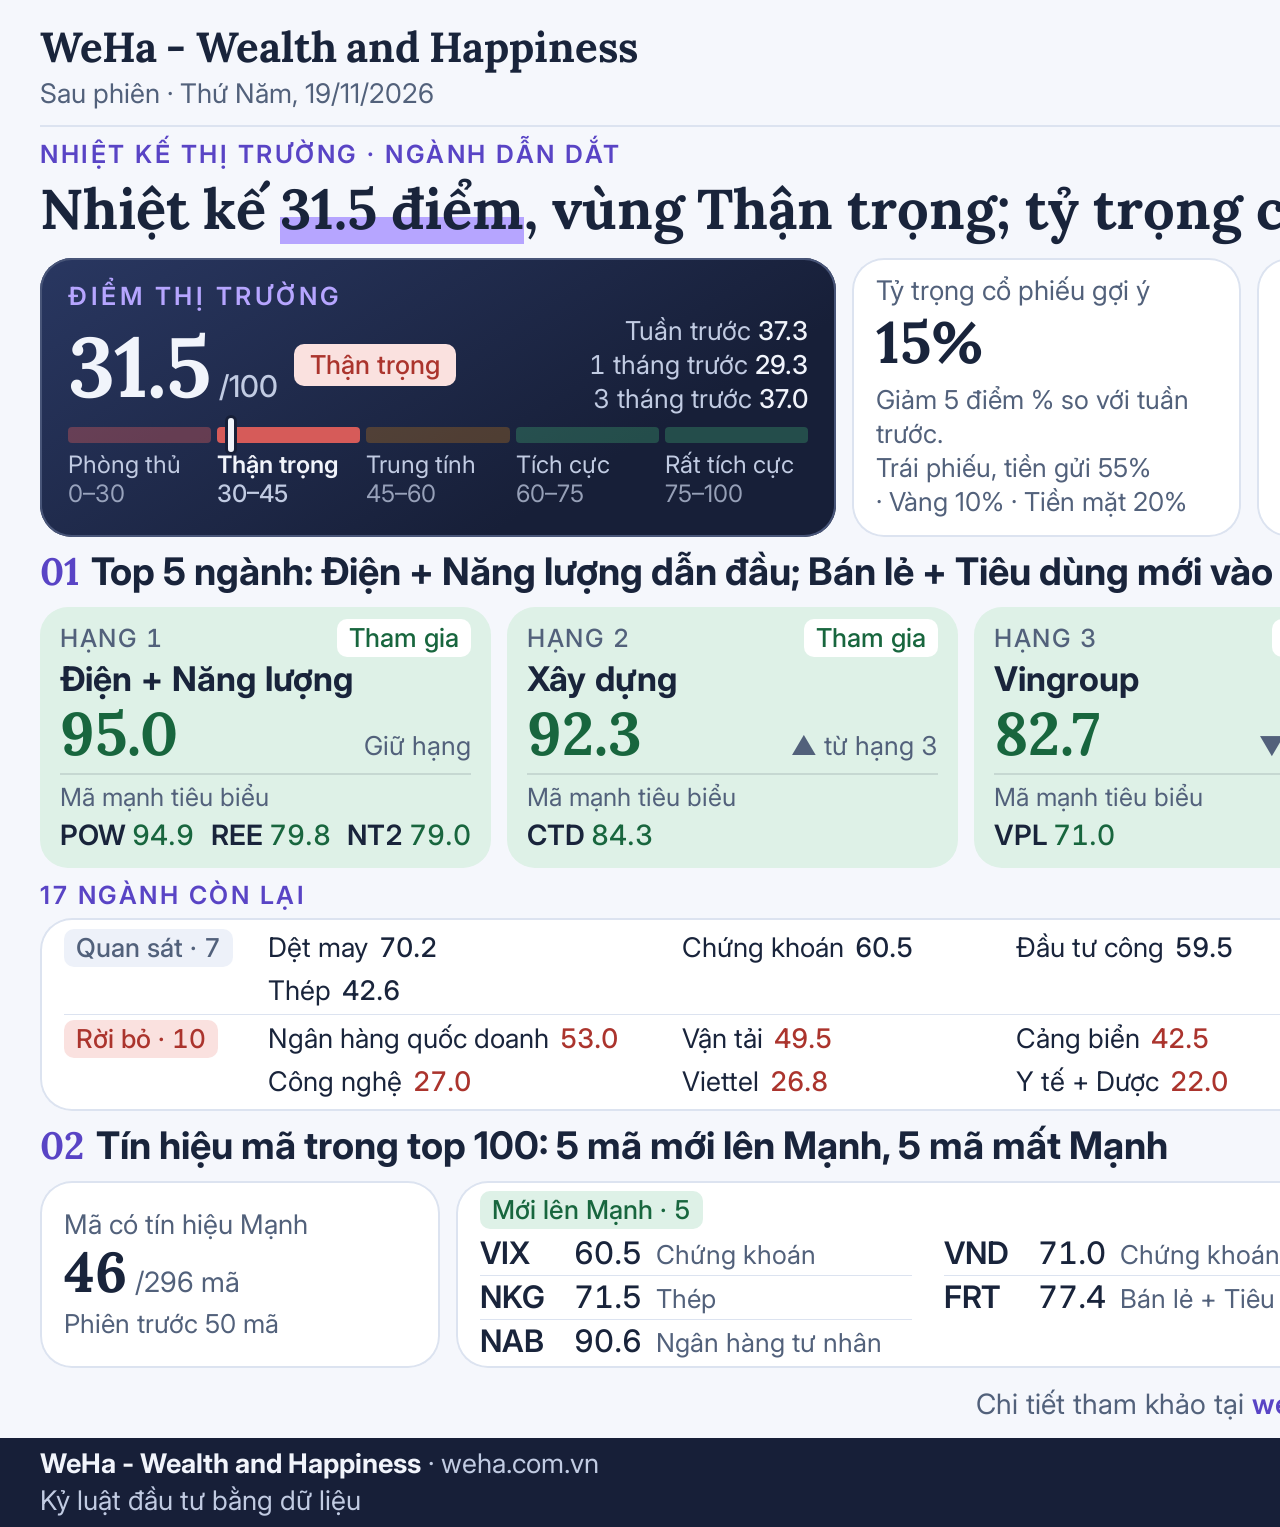
<file: nhiet-ke-nganh/2026-11-19/index.html>
<!doctype html><html lang="vi"><head><meta charset="utf-8"><title>Nhiệt kế và Ngành dẫn dắt 19/11/2026</title><style>/* Nhiệt kế + Ngành dẫn dắt, ảnh ngang WeHa bản sáng. Phần 1: khung chung (chép nguyên thong-ke-cuoi-phien/style.css). Phần 2: ghi đè cho ảnh ngang (chép nguyên ngang.css của bản mẫu đã duyệt, giữ đúng thứ tự để ảnh giống hệt). */
@font-face{font-family:Inter;src:url(../assets/fonts/Inter.ttf);font-weight:100 900}
@font-face{font-family:Lora;src:url(../assets/fonts/Lora.ttf);font-weight:400 700}
:root{--navy:#171F38;--navy-raised:#2A3655;--navy-track:#485578;--gold:#A56B20;--gold-strong:#87540F;--gold-light:#FFD089;--gold-fill:#FFF1D9;--accent:#5944C5;--accent-soft:#EDE9FF;--accent-on-dark:#B6A5FF;--accent-mark:#B6A5FF;--hero-gradient:linear-gradient(148deg,#293761,#171F38 72%);
--surface-page:#F5F7FC;--surface:#FFFFFF;--surface-soft:#EDF1F9;--text:#19243B;--text-2:#52617B;--text-muted:#62728D;--border:#DCE3F0;--on-dark:#F1F4FB;--on-dark-2:#C1CBE2;
--up:#18663E;--down:#AB342D;--up-bg:#DEF1E7;--down-bg:#FAE1DF;--neutral-bg:#FFF1D9;--up-strong:#18663E;--down-strong:#AB342D;--neutral-strong:#87540F;--up-on-dark:#82D8A7;--down-on-dark:#F8A39A;--up-bar:#3A9A69;--down-bar:#D65B59;
--zone-up-fill:rgba(58,154,105,.19);--zone-down-fill:rgba(214,91,89,.17);--ink:#19243B;--hero-bg:#171F38;--footer-bg:#171F38;--s4:#8D9AB3;--hm-flat:#DCE3F0;--hm-up-max:#18663E;--hm-down-max:#AB342D;
--font-sans:"Inter",sans-serif;--font-serif:"Lora",serif;--shadow-card:0 0 0 2px var(--border)}
*{box-sizing:border-box;margin:0}
body{font-family:var(--font-sans);font-size:26px;line-height:1.45;color:var(--text);background:var(--surface-page);-webkit-font-smoothing:antialiased;font-variant-numeric:tabular-nums}
.canvas{width:2400px;padding:40px 40px 0}
.top{display:flex;justify-content:space-between;align-items:center;padding-bottom:22px;border-bottom:4px solid var(--ink)}
.top img{height:76px}
.meta{display:flex;flex-direction:column;align-items:flex-end;font-size:24px;color:var(--text-2);line-height:1.3}
.meta b{color:var(--ink);font-size:28px}
.tag{font-size:22px;font-weight:700;letter-spacing:.1em;text-transform:uppercase;color:var(--accent)}
.h1{font-family:var(--font-serif);font-variant-numeric:normal;word-spacing:-.08em;font-size:62px;font-weight:700;line-height:1.2;color:var(--ink);margin:8px 0 14px}
.h1 mark{background:linear-gradient(transparent 62%,var(--accent-mark) 62%);color:inherit}
.band{background:var(--ink);color:var(--on-dark);border-radius:10px;padding:10px 22px;margin-top:24px;font-size:24px;font-weight:600;letter-spacing:.1em;text-transform:uppercase}
.kick{font-size:23px;font-weight:500;letter-spacing:.1em;text-transform:uppercase;color:var(--text-muted);margin-top:14px}
.lede{font-size:29px;line-height:1.45;color:var(--text-2);margin-bottom:24px}.lede b{color:var(--ink)}
.kpi{display:grid;grid-template-columns:1.32fr 1fr 1fr 1fr;gap:16px}
.card-hero{background:var(--hero-gradient);box-shadow:inset 0 0 0 2px var(--navy-track);color:var(--on-dark);border-radius:32px;padding:22px 32px}
.eyebrow{font-size:22px;font-weight:700;letter-spacing:.14em;text-transform:uppercase;color:var(--accent-on-dark)}
.display-score{font-family:var(--font-serif);font-size:88px;font-variant-numeric:lining-nums proportional-nums;font-weight:700;line-height:1.1;letter-spacing:-.01em;margin-top:2px}
.hrow{display:flex;align-items:center;gap:16px;flex-wrap:wrap;margin-top:6px}
.chg{font-weight:600;white-space:nowrap}.chg.up{color:var(--up)}.chg.down{color:var(--down)}.chg.flat{color:var(--text-2)}
.card-hero .chg.up{color:var(--up-on-dark)}.card-hero .chg.down{color:var(--down-on-dark)}
.chg.big{font-size:34px}
.badge{padding:6px 16px;border-radius:16px;font-size:23px;font-weight:600}
.b-up{background:var(--up-bg);color:var(--up-strong)}.b-down{background:var(--down-bg);color:var(--down-strong)}.b-mid{background:var(--neutral-bg);color:var(--neutral-strong)}
.how-to-read{margin-top:14px;padding-top:12px;border-top:1px solid var(--border);font-size:26px;line-height:1.45;color:var(--text-2)}
.card-hero .how-to-read{border-top-color:var(--navy-track);color:var(--on-dark-2)}.card-hero .how-to-read b{color:var(--on-dark)}
.how-to-read b{color:var(--ink)}
.stat-tile{background:var(--surface);border-radius:32px;box-shadow:var(--shadow-card);padding:22px 28px;display:flex;flex-direction:column;justify-content:center;gap:4px}
.stat-label,.stat-sub{font-size:23px;color:var(--text-2);line-height:1.3}
.stat-value{font-family:var(--font-serif);font-variant-numeric:lining-nums proportional-nums;font-size:62px;font-weight:700;line-height:1.15;color:var(--ink)}
.stat-value.down{color:var(--down)}.stat-value.up{color:var(--up)}
.unit{font-family:var(--font-sans);font-size:23px;font-weight:500;color:var(--text-2);margin-left:8px}
.sh{font-size:36px;font-weight:700;line-height:1.3;color:var(--ink);margin-top:28px;padding-top:22px;border-top:1px solid var(--border)}
.sh em{font-family:var(--font-serif);font-style:normal;font-variant-numeric:lining-nums;color:var(--accent);margin-right:14px}
.sub{font-size:25px;color:var(--text-2);margin:2px 0 12px}
.card{background:var(--surface);border-radius:32px;box-shadow:var(--shadow-card);padding:16px}
svg{display:block}
.ax{font:22px var(--font-sans);fill:var(--text-muted)}
.note{font:500 24px var(--font-sans);fill:var(--text-2)}
.lab{font:700 24px var(--font-sans)}
.liq{display:grid;grid-template-columns:1.06fr 1fr;gap:10px 32px;padding:20px 24px}.lrs{display:grid;grid-template-columns:1fr 1fr;gap:36px;align-content:center}
.lc{min-width:0}
.lg{display:flex;flex-wrap:wrap;gap:4px 20px;font-size:22px;color:var(--text-2)}
.lg span{display:inline-flex;align-items:center;gap:8px}
.lg i{width:26px;height:6px;border-radius:3px;display:inline-block}
.lg i.dash{background:repeating-linear-gradient(90deg,var(--s4) 0 8px,transparent 8px 13px)}
.cap{font-size:22px;color:var(--text-2);margin-top:4px}
.ct{font-size:26px;font-weight:700;color:var(--ink);margin-bottom:10px}
.cmp{display:grid;grid-template-columns:1fr auto 110px;column-gap:10px;align-items:baseline;font-size:26px;margin-bottom:10px}
.cl{color:var(--text-2)}.cv{font-weight:700;color:var(--ink)}.cc{text-align:right;font-size:22px}
.cb{grid-column:1/-1;height:10px;border-radius:5px;background:var(--surface-soft);margin-top:3px;overflow:hidden}
.cb i{display:block;height:100%;border-radius:5px}
.fn{font-size:24px;color:var(--text-2)}
.wide{grid-column:1/-1;margin-top:2px}
.heat{position:relative;overflow:hidden;border-radius:12px;background:var(--ink)}
.hg{position:absolute;outline:2px solid var(--ink);outline-offset:-1px;overflow:hidden}
.hl{position:absolute;left:0;top:0;right:0;height:34px;padding:0 10px;background:var(--ink);color:var(--on-dark);font-size:22px;line-height:34px;font-weight:600;white-space:nowrap;overflow:hidden}
.ht{position:absolute;display:flex;flex-direction:column;align-items:center;justify-content:center;font-weight:700;line-height:1.08;outline:1px solid var(--surface);outline-offset:-.5px;color:var(--text);overflow:hidden}
.ht small{font-weight:600}.ht.row{flex-direction:row;gap:8px}
.h3u{background:var(--hm-up-max);color:#fff}.h2u{background:color-mix(in srgb,var(--hm-up-max) 50%,var(--up-bg));color:var(--text)}.h1u{background:var(--up-bg)}
.h0{background:var(--neutral-bg)}
.h1d{background:var(--down-bg)}.h2d{background:color-mix(in srgb,var(--hm-down-max) 50%,var(--down-bg));color:var(--text)}.h3d{background:var(--hm-down-max);color:#fff}
.scale{display:flex;align-items:center;gap:6px;margin-top:12px;font-size:22px;color:var(--text-2)}
.scale i{width:56px;height:16px;border-radius:4px}
.two{display:grid;grid-template-columns:1fr 1fr;gap:16px}
.two .card{padding:20px}
.stack{display:flex;height:34px;border-radius:10px;overflow:hidden;margin-top:4px}
.sl{display:flex;justify-content:space-between;font-size:25px;margin:8px 0 6px}.nt{color:var(--neutral-strong);font-weight:600}
.ln{font-size:26px;line-height:1.4;color:var(--text-2);padding:10px 0;border-top:1px solid var(--border)}.ln b{color:var(--ink)}
.ln b.chg.up{color:var(--up)}.ln b.chg.down{color:var(--down)}
.rest{margin-top:6px}
.ctr{display:grid;grid-template-columns:84px 1fr 100px;align-items:center;font-size:27px;line-height:1.5}
.sy{font-weight:600;color:var(--ink)}.nv{text-align:right}
.tr{position:relative;height:20px;display:block}.tr i{position:absolute;top:0;bottom:0;border-radius:3px}
.foot{display:flex;justify-content:space-between;align-items:center;gap:24px;background:var(--footer-bg);color:var(--on-dark-2);font-size:22px;line-height:1.4;margin:28px -40px 0;padding:22px 40px}
.foot b{color:var(--on-dark)}.foot .r{max-width:860px;text-align:right}
.ct{font-size:28px}.stat-label,.stat-sub{font-size:25px}

.top{border-bottom:2px solid var(--border)}
.top img{height:84px}
.brand{display:flex;flex-direction:column;gap:4px}
.brand b{font-family:var(--font-serif);font-variant-numeric:normal;word-spacing:-.04em;font-size:46px;font-weight:700;line-height:1.1;color:var(--ink)}
.brand span{font-size:25px;color:var(--text-2)}
.band{background:var(--hero-bg)}
.card,.stat-tile{border-radius:32px}
.two .card{display:flex;flex-direction:column}
.ct2{font-size:25px;font-weight:600;color:var(--text-2);margin-bottom:8px}
.liq2 .lrs{grid-template-columns:1fr 1fr;gap:32px;margin-top:6px}
.liq2 .how-to-read{margin-top:auto}
.ctr{grid-template-columns:96px 1fr 110px;font-size:28px;line-height:1.6}
.wide-card{padding:24px 28px}
.wide-card .lns{display:block}
.hm{display:grid;grid-template-columns:repeat(10,1fr);gap:10px}
.hc{border-radius:16px;padding:14px 6px 12px;text-align:center;color:var(--text);line-height:1.15}
.hc b{display:block;font-size:38px;font-weight:700}
.hc span{display:block;font-size:30px;font-weight:600;margin-top:2px}
.hm-leg{display:flex;align-items:center;gap:28px;margin-top:16px;font-size:24px;color:var(--text-2)}
.hm-leg span{display:inline-flex;align-items:center;gap:10px}
.hm-leg i{width:26px;height:26px;border-radius:6px;display:inline-block}
.hm-leg em{font-style:normal;margin-left:auto}
.hm-note{font-size:24px;color:var(--text-2);margin-top:8px}

/* ===== WeHa bản sáng (19/11/2026): biến dùng trong build.py ===== */
:root{--lab-bg:#19243B;--lab-fg:#FFFFFF;--dot-ring:#FFFFFF;--hm-flat:#EDF1F9}
.band{background:var(--hero-gradient);box-shadow:inset 0 0 0 2px var(--navy-track)}

/* ===== Lần 2: nâng chữ nhỏ ~0,5–1 cỡ, bớt khoảng trống để giữ tỷ lệ ===== */
body{font-size:28px}
.brand span{font-size:28px}
.band{font-size:26px;margin-top:18px;padding:8px 22px}
.kick{font-size:25px;margin-top:10px}
.h1{margin:4px 0 10px}
.lede{font-size:31px;margin-bottom:18px}
.eyebrow{font-size:25px}
.badge{font-size:26px;padding:5px 16px}
.stat-label,.stat-sub{font-size:28px}
.unit{font-size:26px}
.sh{margin-top:18px;padding-top:14px}
.sub{font-size:28px;margin:0 0 10px}
.ax{font-size:26px}
.note{font-size:26px}
.lab{font-size:28px}
.how-to-read{font-size:29px;margin-top:10px;padding-top:10px}
.fn{font-size:27px}
.ct{font-size:30px;margin-bottom:8px}
.ct2{font-size:28px;margin-bottom:6px}
.cmp{font-size:30px;grid-template-columns:1fr auto 124px;margin-bottom:8px}
.cc{font-size:26px}
.ctr{grid-template-columns:110px 1fr 124px;font-size:31px;line-height:1.5}
.ln{font-size:30px;padding:8px 0}
.sl{font-size:28px;margin:6px 0 4px}
.wide-card{padding:20px 28px}
.hm{gap:8px}
.hc{padding:10px 4px 9px}
.hc span{font-size:34px}
.hm-leg{font-size:27px;margin-top:12px}
.hm-note{font-size:27px;margin-top:6px}
.foot{font-size:26px;margin-top:22px;padding:18px 40px}
.foot .r{max-width:1150px}

.band+.h1{margin-top:22px}
/* ===== Lần 3: biểu đồ 01, thanh khoản, kéo/đè, độ rộng to thêm ~15% ===== */
.ax{font-size:31px}
.note{font-size:30px}
.lab{font-size:33px}
.ct{font-size:34px}
.ct2{font-size:32px}
.cmp{font-size:35px;grid-template-columns:1fr auto 140px}
.cc{font-size:30px}
.fn{font-size:30px}
.ctr{grid-template-columns:130px 1fr 140px;font-size:36px}
.ln{font-size:35px}
.sl{font-size:33px}
/* ===== Lần 4: tiêu đề mục 01–04 và chân ảnh to hơn ===== */
.sh{font-size:44px}
.sub{font-size:31px}
.foot>div:first-child{font-size:32px;flex:none}
.foot .r{max-width:none;flex:1}

/* ===================== Phần 2: ảnh ngang ===================== */
/* Ảnh ngang WeHa bản sáng (2400 CSS, cao theo nội dung ≤ 1700). Nạp sau style-sang.css.
   Theo wehadesign: một thẻ hero, thẻ phẳng viền 2px --border bo 32px, Lora chỉ cho h1 và số lớn,
   tím chỉ cho tag / số mục. Khoảng cách theo thang 8/12/16/24/32. Không mã màu cứng (chỉ dùng biến). */

.canvas{display:flex;flex-direction:column;padding:28px 40px 0}
.top{padding-bottom:16px;border-bottom:2px solid var(--border)}
.top img{height:72px}
.brand b{font-size:42px}
.brand span{font-size:27px}
.stat-label,.sh,.eyebrow,.brand span,.stat-sub,.foot,.tag,.pair-l,.actions{font-variant-numeric:normal}

/* tag tím (không nền) + h1 */
.tag{font-size:25px;font-weight:700;letter-spacing:.1em;text-transform:uppercase;color:var(--accent);line-height:1.2;white-space:nowrap}
.tag-top{margin-top:24px}
.h1{font-size:56px;line-height:1.15;margin:8px 0 0;word-spacing:-.02em;white-space:nowrap}
.band+.h1{margin-top:8px}
.h1 mark{white-space:nowrap}

/* thẻ chung: nền trắng, viền 2px, bo 32px, không bóng */
.card,.stat-tile{background:var(--surface);box-shadow:inset 0 0 0 2px var(--border);border-radius:32px}

/* ===== Hàng Nhiệt kế: hero + 3 ô ===== */
.kpi{display:grid;gap:16px;margin-top:24px}
.kpi.k3{grid-template-columns:2.05fr 1fr 1.42fr 1.38fr}
.kpi.k2{grid-template-columns:2.05fr 1.2fr 1.6fr}
.card-hero{padding:20px 28px 16px;border-radius:32px}
.card-hero .eyebrow{font-size:25px}
.hrow{gap:16px;margin-top:0;flex-wrap:nowrap}
.display-score{font-size:84px;line-height:1.05}
.display-score small{font-family:var(--font-sans);font-size:30px;font-weight:500;color:var(--on-dark-2);margin-left:8px;letter-spacing:0}
.card-hero .badge{font-size:26px;white-space:nowrap}
.hist{margin-left:auto;text-align:right;font-size:26px;line-height:1.3;color:var(--on-dark-2);white-space:nowrap}
.hist b{color:var(--on-dark);font-variant-numeric:lining-nums proportional-nums}
.stat-tile{padding:20px 24px;justify-content:flex-start;gap:4px}
.stat-label{font-size:27px;line-height:1.25;color:var(--text-2);text-wrap:balance}
.stat-value{font-size:58px;line-height:1.1}
.stat-sub{font-size:26px;line-height:1.3;color:var(--text-2);text-wrap:pretty;margin-top:auto}
.stat-sub b{color:var(--ink);font-weight:600}
.pair{display:grid;grid-template-columns:1fr 1fr;gap:16px;margin:4px 0 8px}
.pair-l{font-size:25px;line-height:1.25;color:var(--text-2);text-wrap:balance;margin-top:2px}
.stat-tile.warn{background:var(--down-bg);box-shadow:inset 0 0 0 2px var(--down)}
.stat-tile.warn .stat-label{color:var(--down);font-weight:600}
.stat-tile.warn .stat-sub{color:var(--text);margin-top:4px}
.stat-tile.warn .stat-sub b{color:var(--text);font-weight:700}

/* Thang 5 vùng: 5 đoạn rộng bằng nhau */
.zs{position:relative;margin-top:12px}
.zs-bar{display:flex;gap:6px;height:16px}
.zs-bar i{display:block;flex:1;border-radius:4px;opacity:.38;position:relative}
.zs-bar i.on{opacity:1}
.z-down{background:var(--down-bar)}.z-mid{background:var(--gold)}.z-up{background:var(--up-bar)}
.zs-mk{position:absolute;top:-9px;width:6px;height:34px;margin-left:-3px;border-radius:3px;background:var(--on-dark);box-shadow:0 0 0 3px var(--navy)}
.zs-lab{display:flex;gap:6px;margin-top:8px}
.zs-lab div{flex:1;min-width:0;font-size:24px;line-height:1.2;color:var(--on-dark-2);white-space:nowrap;font-variant-numeric:normal}
.zs-lab div span{display:block;font-size:24px;color:var(--on-dark-2);opacity:.75}
.zs-lab div.on{color:var(--on-dark);font-weight:600}
.zs-lab div.on span{opacity:1;font-weight:500}

/* ===== Tiêu đề mục: một kiểu cho 01/02/03, 24px trên, 12px dưới ===== */
.section-head{display:flex;align-items:baseline;justify-content:space-between;gap:24px;margin:24px 0 12px}
.sh{font-size:38px;font-weight:700;line-height:1.2;color:var(--ink);margin:0;padding:0;border:0;white-space:nowrap}
.sh em{font-family:var(--font-serif);font-style:normal;font-variant-numeric:lining-nums;color:var(--accent);margin-right:12px}
.actions{display:flex;align-items:center;gap:24px;font-size:26px;color:var(--text-2);white-space:nowrap}
.lgd{display:inline-flex;align-items:center;gap:8px}
.lgd i{width:26px;height:26px;border-radius:8px;display:inline-block;box-shadow:inset 0 0 0 2px var(--border)}

/* huy hiệu WeHa: bo 10px */
.badge{display:inline-block;border-radius:10px;font-size:26px;font-weight:600;line-height:1.15;padding:4px 12px;white-space:nowrap}
.b-up{background:var(--up-bg);color:var(--up-strong)}
.b-mid{background:var(--neutral-bg);color:var(--neutral-strong)}
.b-obs{background:var(--surface-soft);color:var(--text-2)}
.b-down{background:var(--down-bg);color:var(--down)}
.card-hero .badge{padding:6px 16px}
/* huy hiệu nền trắng trên thẻ ngành nền nhạt */
.bw-up,.bw-mid,.bw-obs,.bw-down{background:var(--surface)}
.bw-up{color:var(--up-strong)}.bw-mid{color:var(--neutral-strong)}.bw-obs{color:var(--text-2);box-shadow:inset 0 0 0 2px var(--border)}.bw-down{color:var(--down)}

/* ===== lưới 5 cột chung cho 01 và 02 ===== */
.g5{display:grid;grid-template-columns:repeat(5,minmax(0,1fr));gap:16px}

/* 01: thẻ ngành */
.ngc{border-radius:28px;padding:16px 24px 12px;display:flex;flex-direction:column;gap:4px;min-width:0}
.t-up{background:var(--up-bg)}.t-mid{background:var(--neutral-bg)}
.t-obs{background:var(--surface);box-shadow:inset 0 0 0 2px var(--border)}.t-down{background:var(--down-bg)}
.ngc-1{display:flex;align-items:center;justify-content:space-between;gap:12px}
.ngc-h{font-size:25px;font-weight:700;letter-spacing:.06em;text-transform:uppercase;color:var(--text-2)}
.ngc-n{font-size:34px;font-weight:700;line-height:1.2;color:var(--ink);white-space:nowrap;overflow:hidden;text-overflow:ellipsis}
.ngc-3{display:flex;align-items:baseline;justify-content:space-between;gap:12px}
.ngc-v{font-family:var(--font-serif);font-size:60px;font-weight:700;line-height:1.05;font-variant-numeric:lining-nums proportional-nums}
.t-up .ngc-v{color:var(--up-strong)}.t-mid .ngc-v{color:var(--neutral-strong)}.t-obs .ngc-v{color:var(--ink)}.t-down .ngc-v{color:var(--down)}
.ngc-d{font-size:26px;color:var(--text-2);white-space:nowrap}

/* 02: thẻ mã thẳng cột */
.sec2 .section-head{margin-top:16px}
.mac{padding:4px 20px}
.mr{display:grid;grid-template-columns:auto auto 1fr auto;align-items:center;column-gap:14px;height:50px;border-bottom:1px solid var(--border);white-space:nowrap}
.mr:last-child{border-bottom:0}
.mr-m{font-size:34px;font-weight:700;color:var(--ink);min-width:86px}
.mr-d{font-size:34px;font-weight:700;color:var(--ink);font-variant-numeric:tabular-nums}
.mr .chg{font-size:26px;font-weight:600;font-variant-numeric:tabular-nums}
.chg.flat{color:var(--text-2)}
.mr .badge{font-size:25px;padding:3px 10px}

/* dải các ngành còn lại */
.tag-rest{margin:20px 0 8px}
.restc{padding:12px 24px}
.rg{display:grid;grid-template-columns:200px 1fr;align-items:baseline;column-gap:24px;padding:6px 0}
.rg+.rg{border-top:1px solid var(--border)}
.rg .badge{justify-self:start}
.rg-l{display:flex;flex-wrap:wrap;gap:4px 30px;font-size:27px;line-height:1.45;color:var(--text)}
.ri{white-space:nowrap}
.ri b{font-weight:700;margin-left:4px;font-variant-numeric:tabular-nums}
.v-up{color:var(--up-strong)}.v-mid{color:var(--neutral-strong)}.v-obs{color:var(--ink)}.v-down{color:var(--down)}

/* ===== Chân ảnh ===== */
.foot{margin:32px -40px 0;padding:16px 40px;font-size:26px;line-height:1.35;align-items:center;background:var(--footer-bg)}
.foot>div:first-child{font-size:27px;flex:none}
.foot .r{text-align:right;font-size:26px;text-wrap:balance;max-width:none;flex:1}

/* Khoảng cách gọn (thang 8/12/16/24/32) */
.nb{white-space:nowrap}
.tag-top{margin-top:16px}
.kpi{margin-top:16px}
.foot{margin-top:24px;padding:12px 40px}
.section-head{margin:20px 0 12px}
.sec2 .section-head{margin-top:16px}
.stat-tile .stat-sub{margin-top:4px}
/* Lần 6b: gọn về ~1350 */
.foot .r span{display:block}
.canvas{padding-top:24px}
.ngc{padding:12px 24px 8px;gap:2px}
.mr{height:46px}
.section-head{margin:16px 0 12px}
.sec2 .section-head{margin-top:12px}
.tag-rest{margin:16px 0 8px}
.restc{padding:8px 24px}
.rg{grid-template-columns:180px 1fr;padding:4px 0}
.rg-l{font-size:26px;gap:4px 22px}
/* 17 ngành: lưới 6 cột để không có mục lẻ một mình ở dòng cuối */
.rg-l{display:grid;grid-template-columns:repeat(6,max-content);gap:4px 32px;font-size:27px}
.mr{height:44px}
.tag-rest{margin:12px 0 8px}

/* Dải ngành còn lại: hai nhóm dùng chung một khuôn cột để thẳng hàng */
.rg-l{grid-template-columns:1.25fr repeat(5,1fr);gap:4px 20px}
.rg-l .ri{white-space:nowrap}

/* Lần 7: mã tiêu biểu trong thẻ ngành */
.sh-sub{font-size:26px;line-height:1.3;color:var(--text-2);margin:-4px 0 12px}
.tb3{margin-top:8px;padding-top:8px;border-top:2px solid color-mix(in srgb,var(--ink) 12%,transparent)}
.tb3-l{font-size:25px;line-height:1.3;color:var(--text-2)}
.tb3-r{display:flex;justify-content:space-between;gap:12px;white-space:nowrap;margin-top:2px}
.tb3-r span{display:inline-flex;align-items:baseline;gap:8px}
.tb3-r b{font-size:28px;font-weight:700;color:var(--ink)}
.tb3-r em{font-style:normal;font-size:28px;font-weight:600;font-variant-numeric:tabular-nums}
.ngc{padding-bottom:12px}
.mr{height:46px}
/* Lần 7b: vừa mã tiêu biểu trên một dòng; bóp về ≤ 1480 */
.ngc{padding:12px 20px 12px}
.tb3-r{gap:8px}
.tb3-r span{gap:6px}
.tb3{margin-top:6px;padding-top:6px}
.stat-tile{padding:16px 24px}
.pair{margin:2px 0 4px}
.mr{height:44px}
.foot{padding:8px 40px}
.section-head{margin:12px 0 12px}
.sec2 .section-head{margin-top:12px}
.tag-rest{margin:8px 0 8px}
.top{padding-bottom:12px}
.tag-top{margin-top:12px}

/* ===== Lần 8: bớt chữ đậm; mã mạnh tiêu biểu; dải 17 ngành lên trên mục 02 ===== */
.tag{font-weight:600}
.card-hero .eyebrow{font-weight:600}
.zs-lab div.on{font-weight:600}
.hist .hv{color:var(--on-dark);font-weight:500;font-variant-numeric:lining-nums proportional-nums}
.badge,.card-hero .badge,.mr .badge,.rg .badge{font-weight:500}
.stat-label,.stat-tile.warn .stat-label,.pair-l,.stat-sub,.sh-sub,.actions,.foot .r{font-weight:400}
.stat-tile.warn .stat-sub .w1{font-weight:600}
.ngc-h{font-weight:500}
.ngc-d{font-weight:400}
/* mã mạnh tiêu biểu */
.tb3-r .tm{font-size:28px;font-weight:600;color:var(--ink)}
.tb3-r .td{font-size:28px;font-weight:500;font-variant-numeric:tabular-nums}
.tb3-r.few{justify-content:flex-start;gap:28px}
.tb3-none{font-size:25px;color:var(--text-2);line-height:1.4}
/* mục 02 */
.mac-n{font-size:25px;font-weight:600;color:var(--accent);line-height:1.3;padding:8px 0 2px;white-space:nowrap;overflow:hidden;text-overflow:ellipsis}
.mac{padding:4px 20px 8px}
.mr-m{font-weight:600}
.mr-d{font-weight:500}
.mr .chg{font-weight:400}
/* dải 17 ngành */
.ri{font-weight:400}
.ri .rv{font-weight:500;margin-left:4px;font-variant-numeric:tabular-nums}
.sec-rest .tag-rest{margin:16px 0 8px}
.sec2 .section-head{margin-top:16px}
.mac{padding:0 20px 8px}
.mac-n{padding:8px 0 0}
.sec-rest .tag-rest{margin:12px 0 8px}
.sec2 .section-head{margin-top:12px}
.restc{padding:6px 24px}

/* Lần 9: tên vùng đậm màu chữ chính, "lãi kỳ vọng âm" màu giảm, dòng dẫn về website trên chân ảnh */
.stat-label .nhan{font-weight:700;color:var(--ink)}
.am{color:var(--down);font-weight:600}
.xem-them{margin-top:16px;font-size:28px;color:var(--text-2);text-align:center}
.xem-them span{color:var(--accent);font-weight:600}
.xem-them+.foot{margin-top:14px}

/* ===== Lần 10: mục 02 tín hiệu mã trong phiên ===== */
.g02{display:grid;grid-template-columns:400px minmax(0,1fr) minmax(0,1fr);gap:16px}
.st-m{justify-content:center}
.st-m .stat-value{font-size:64px}
.st-m .unit{font-family:var(--font-sans);font-size:28px;font-weight:400;color:var(--text-2);margin-left:8px}
.dsc{padding:12px 24px 8px;display:flex;flex-direction:column}
.ds-h{margin-bottom:4px}
.ds-g{display:grid;grid-template-columns:1fr 1fr;grid-template-rows:repeat(4,auto);grid-auto-flow:column;column-gap:32px}
.dr{display:grid;grid-template-columns:auto auto minmax(0,1fr);align-items:baseline;column-gap:14px;height:44px;align-content:center;border-bottom:1px solid var(--border);white-space:nowrap}
.dr:nth-child(4n){border-bottom:0}
.dr-m{font-size:31px;font-weight:600;color:var(--ink);min-width:80px}
.dr-d{font-size:31px;font-weight:500;color:var(--ink);font-variant-numeric:tabular-nums}
.dr-n{font-size:26px;color:var(--text-2);overflow:hidden;text-overflow:ellipsis}
.dr-more{display:flex;font-size:25px;color:var(--text-2)}
.ds-none{font-size:26px;color:var(--text-2);padding:8px 0}
.dsc{padding:8px 24px 4px}.ds-h{margin-bottom:2px}
.dr:last-child{border-bottom:0}

/* Danh sách đổi tín hiệu: xếp theo hàng (trái sang phải) để danh sách ngắn không dồn về một cột */
.ds-g{grid-auto-flow:row;grid-template-rows:none}
/* Lần 11: kẻ dưới theo hàng (bỏ luật theo cột cũ) */
.dr:nth-child(4n),.dr:last-child{border-bottom:1px solid var(--border)}
.dr.last{border-bottom:0}
.st-m{padding:8px 24px;gap:0}.st-m .stat-value{font-size:56px;line-height:1.1}

/* ===================== Phần 3: ô giai đoạn Trung tính / Thuận lợi (build.py) ===================== */
.stat-tile.gd-mid{background:var(--neutral-bg);box-shadow:inset 0 0 0 2px var(--neutral-strong)}
.stat-tile.gd-up{background:var(--up-bg);box-shadow:inset 0 0 0 2px var(--up-strong)}
.stat-tile.gd-mid .stat-label{color:var(--neutral-strong);font-weight:400}
.stat-tile.gd-up .stat-label{color:var(--up-strong);font-weight:400}
.stat-value.mid,.gd-mid .stat-value{color:var(--neutral-strong)}
.gd-up .stat-value{color:var(--up-strong)}
.gd-mid .stat-sub,.gd-up .stat-sub{color:var(--text);margin-top:4px}
.gd-mid .stat-sub .w1,.gd-up .stat-sub .w1{font-weight:600}
</style></head><body><main class="canvas">
<header class="top"><div class="brand"><b>WeHa - Wealth and Happiness</b><span>Sau phiên · Thứ Năm, 19/11/2026</span></div><img src="../assets/logo.png" alt="WeHa"></header>
<div class="tag tag-top">Nhiệt kế thị trường · Ngành dẫn dắt</div>
<h1 class="h1">Nhiệt kế <mark>31.5 điểm</mark>, vùng Thận trọng; tỷ trọng cổ phiếu gợi ý giảm còn 15%</h1>
<section class="kpi k3"><div class="card-hero"><div class="eyebrow">Điểm thị trường</div><div class="hrow"><div class="display-score">31.5<small>/100</small></div><span class="badge b-down">Thận trọng</span><div class="hist">Tuần trước <span class="hv">37.3</span><br>1 tháng trước <span class="hv">29.3</span><br>3 tháng trước <span class="hv">37.0</span></div></div><div class="zs"><div class="zs-bar"><i class="z-down"></i><i class="z-down on"><b class="zs-mk" style="left:9.9%"></b></i><i class="z-mid"></i><i class="z-up"></i><i class="z-up"></i></div><div class="zs-lab"><div class="">Phòng thủ<span>0–30</span></div><div class="on">Thận trọng<span>30–45</span></div><div class="">Trung tính<span>45–60</span></div><div class="">Tích cực<span>60–75</span></div><div class="">Rất tích cực<span>75–100</span></div></div></div></div><div class="stat-tile"><div class="stat-label">Tỷ trọng cổ phiếu gợi ý</div><div class="stat-value">15%</div><div class="stat-sub">Giảm 5 điểm % so với tuần trước. <span class="nb">Trái phiếu, tiền gửi 55%</span> <span class="nb">· Vàng 10%</span> <span class="nb">· Tiền mặt 20%</span></div></div><div class="stat-tile"><div class="stat-label">Lịch sử khi thị trường ở vùng <strong class="nhan">Thận trọng</strong></div><div class="pair"><div><div class="stat-value down">-2.1%</div><div class="pair-l">VN-Index 3 tháng sau, trung bình</div></div><div><div class="stat-value">42%</div><div class="pair-l">cổ phiếu HOSE có lãi sau 3 tháng</div></div></div><div class="stat-sub">Tính trên các tuần cùng vùng từ 2016; <span class="nb">VN-Index</span> chỉ tăng ở 47% số lần.</div></div><div class="stat-tile warn"><div class="stat-label">Giai đoạn cho chiến lược</div><div class="stat-value down">Bất lợi</div><div class="stat-sub"><span class="w1">Chưa có chiến lược nào của WeHa phù hợp giai đoạn này.</span> Cả 4 chiến lược đều có <span class="am">lãi kỳ vọng âm</span> trong kiểm định lịch sử.</div></div></section>
<section class="sec"><div class="section-head"><h2 class="sh"><em>01</em>Top 5 ngành: Điện + Năng lượng dẫn đầu; Bán lẻ + Tiêu dùng mới vào top 5</h2></div><div class="g5"><div class="ngc t-up"><div class="ngc-1"><span class="ngc-h">Hạng 1</span><span class="badge bw-up">Tham gia</span></div><div class="ngc-n">Điện + Năng lượng</div><div class="ngc-3"><span class="ngc-v">95.0</span><span class="ngc-d">Giữ hạng</span></div><div class="tb3"><div class="tb3-l">Mã mạnh tiêu biểu</div><div class="tb3-r"><span><span class="tm">POW</span><span class="td v-up">94.9</span></span><span><span class="tm">REE</span><span class="td v-up">79.8</span></span><span><span class="tm">NT2</span><span class="td v-up">79.0</span></span></div></div></div><div class="ngc t-up"><div class="ngc-1"><span class="ngc-h">Hạng 2</span><span class="badge bw-up">Tham gia</span></div><div class="ngc-n">Xây dựng</div><div class="ngc-3"><span class="ngc-v">92.3</span><span class="ngc-d">▲ từ hạng 3</span></div><div class="tb3"><div class="tb3-l">Mã mạnh tiêu biểu</div><div class="tb3-r few"><span><span class="tm">CTD</span><span class="td v-up">84.3</span></span></div></div></div><div class="ngc t-up"><div class="ngc-1"><span class="ngc-h">Hạng 3</span><span class="badge bw-up">Tham gia</span></div><div class="ngc-n">Vingroup</div><div class="ngc-3"><span class="ngc-v">82.7</span><span class="ngc-d">▼ từ hạng 2</span></div><div class="tb3"><div class="tb3-l">Mã mạnh tiêu biểu</div><div class="tb3-r few"><span><span class="tm">VPL</span><span class="td v-up">71.0</span></span></div></div></div><div class="ngc t-mid"><div class="ngc-1"><span class="ngc-h">Hạng 4</span><span class="badge bw-mid">Nắm giữ</span></div><div class="ngc-n">Ngân hàng tư nhân</div><div class="ngc-3"><span class="ngc-v">75.6</span><span class="ngc-d">▲ từ hạng 5</span></div><div class="tb3"><div class="tb3-l">Mã mạnh tiêu biểu</div><div class="tb3-r few"><span><span class="tm">MSB</span><span class="td v-up">80.3</span></span><span><span class="tm">NAB</span><span class="td v-up">90.6</span></span></div></div></div><div class="ngc t-mid"><div class="ngc-1"><span class="ngc-h">Hạng 5</span><span class="badge bw-mid">Nắm giữ</span></div><div class="ngc-n">Bán lẻ + Tiêu dùng</div><div class="ngc-3"><span class="ngc-v">74.8</span><span class="ngc-d">▲ từ hạng 7</span></div><div class="tb3"><div class="tb3-l">Mã mạnh tiêu biểu</div><div class="tb3-r"><span><span class="tm">BAF</span><span class="td v-up">75.3</span></span><span><span class="tm">FRT</span><span class="td v-up">77.4</span></span><span><span class="tm">DBC</span><span class="td v-up">74.7</span></span></div></div></div></div></section>
<section class="sec sec-rest"><div class="tag tag-rest">17 ngành còn lại</div><div class="card restc"><div class="rg"><span class="badge b-obs">Quan sát · 7</span><div class="rg-l"><span class="ri">Dệt may <span class="rv v-obs">70.2</span></span><span class="ri">Chứng khoán <span class="rv v-obs">60.5</span></span><span class="ri">Đầu tư công <span class="rv v-obs">59.5</span></span><span class="ri">Bảo hiểm <span class="rv v-obs">55.9</span></span><span class="ri">Bất động sản <span class="rv v-obs">53.2</span></span><span class="ri">VLXD <span class="rv v-obs">43.0</span></span><span class="ri">Thép <span class="rv v-obs">42.6</span></span></div></div><div class="rg"><span class="badge b-down">Rời bỏ · 10</span><div class="rg-l"><span class="ri">Ngân hàng quốc doanh <span class="rv v-down">53.0</span></span><span class="ri">Vận tải <span class="rv v-down">49.5</span></span><span class="ri">Cảng biển <span class="rv v-down">42.5</span></span><span class="ri">KCN <span class="rv v-down">38.4</span></span><span class="ri">Thủy sản <span class="rv v-down">33.9</span></span><span class="ri">Dầu khí <span class="rv v-down">30.7</span></span><span class="ri">Công nghệ <span class="rv v-down">27.0</span></span><span class="ri">Viettel <span class="rv v-down">26.8</span></span><span class="ri">Y tế + Dược <span class="rv v-down">22.0</span></span><span class="ri">Hóa chất <span class="rv v-down">20.9</span></span></div></div></div></section>
<section class="sec sec2"><div class="section-head"><h2 class="sh"><em>02</em>Tín hiệu mã trong top 100: 5 mã mới lên Mạnh, 5 mã mất Mạnh</h2><div class="actions"><span>Top 100 mã giao dịch nhiều nhất · so với phiên trước</span></div></div><div class="g02"><div class="stat-tile st-m"><div class="stat-label">Mã có tín hiệu Mạnh</div><div class="stat-value">46<span class="unit">/296 mã</span></div><div class="stat-sub">Phiên trước 50 mã</div></div><div class="card dsc"><div class="ds-h"><span class="badge b-up">Mới lên Mạnh · 5</span></div><div class="ds-g"><div class="dr"><span class="dr-m">VIX</span><span class="dr-d">60.5</span><span class="dr-n">Chứng khoán</span></div><div class="dr"><span class="dr-m">VND</span><span class="dr-d">71.0</span><span class="dr-n">Chứng khoán</span></div><div class="dr"><span class="dr-m">NKG</span><span class="dr-d">71.5</span><span class="dr-n">Thép</span></div><div class="dr last"><span class="dr-m">FRT</span><span class="dr-d">77.4</span><span class="dr-n">Bán lẻ + Tiêu dùng</span></div><div class="dr last"><span class="dr-m">NAB</span><span class="dr-d">90.6</span><span class="dr-n">Ngân hàng tư nhân</span></div></div></div><div class="card dsc"><div class="ds-h"><span class="badge b-down">Mất tín hiệu Mạnh · 5</span></div><div class="ds-g"><div class="dr"><span class="dr-m">VIC</span><span class="dr-d">86.8</span><span class="dr-n">Vingroup</span></div><div class="dr"><span class="dr-m">STB</span><span class="dr-d">60.2</span><span class="dr-n">Ngân hàng tư nhân</span></div><div class="dr"><span class="dr-m">CII</span><span class="dr-d">49.9</span><span class="dr-n">Đầu tư công</span></div><div class="dr last"><span class="dr-m">VC3</span><span class="dr-d">53.3</span><span class="dr-n">Bất động sản</span></div><div class="dr last"><span class="dr-m">KHG</span><span class="dr-d">61.0</span><span class="dr-n">Bất động sản</span></div></div></div></div></section>
<p class="xem-them">Chi tiết tham khảo tại <span>weha.com.vn</span></p>
<footer class="foot"><div><b>WeHa - Wealth and Happiness</b> · weha.com.vn<br>Kỷ luật đầu tư bằng dữ liệu</div>
<div class="r"><span>Nguồn: Nhiệt kế thị trường, Ngành dẫn dắt và Tín hiệu WeHa, số sau phiên 19/11/2026.</span><span>Mô hình định lượng, không phải khuyến nghị đầu tư. Backtest là mô phỏng quá khứ.</span></div></footer>
</main></body></html>
</file>
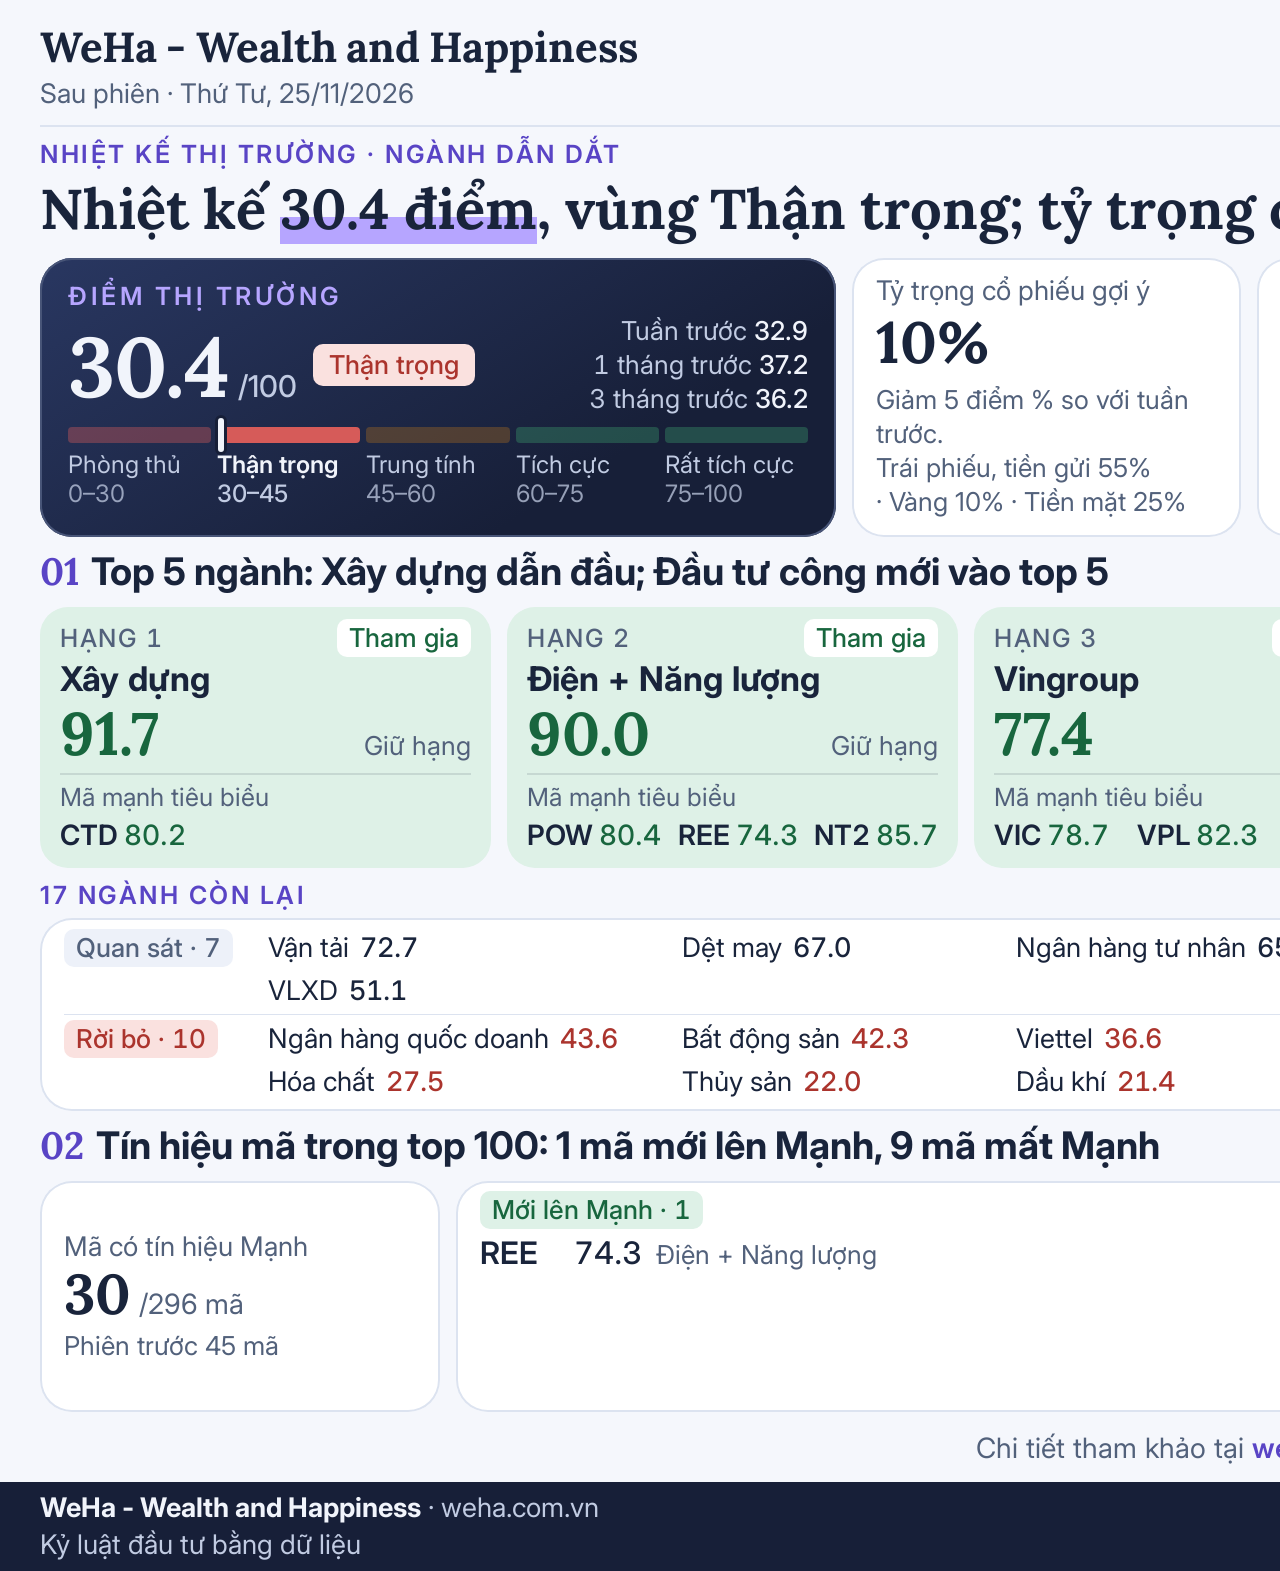
<file: nhiet-ke-nganh/2026-11-25/index.html>
<!doctype html><html lang="vi"><head><meta charset="utf-8"><title>Nhiệt kế và Ngành dẫn dắt 25/11/2026</title><style>/* Nhiệt kế + Ngành dẫn dắt, ảnh ngang WeHa bản sáng. Phần 1: khung chung (chép nguyên thong-ke-cuoi-phien/style.css). Phần 2: ghi đè cho ảnh ngang (chép nguyên ngang.css của bản mẫu đã duyệt, giữ đúng thứ tự để ảnh giống hệt). */
@font-face{font-family:Inter;src:url(../assets/fonts/Inter.ttf);font-weight:100 900}
@font-face{font-family:Lora;src:url(../assets/fonts/Lora.ttf);font-weight:400 700}
:root{--navy:#171F38;--navy-raised:#2A3655;--navy-track:#485578;--gold:#A56B20;--gold-strong:#87540F;--gold-light:#FFD089;--gold-fill:#FFF1D9;--accent:#5944C5;--accent-soft:#EDE9FF;--accent-on-dark:#B6A5FF;--accent-mark:#B6A5FF;--hero-gradient:linear-gradient(148deg,#293761,#171F38 72%);
--surface-page:#F5F7FC;--surface:#FFFFFF;--surface-soft:#EDF1F9;--text:#19243B;--text-2:#52617B;--text-muted:#62728D;--border:#DCE3F0;--on-dark:#F1F4FB;--on-dark-2:#C1CBE2;
--up:#18663E;--down:#AB342D;--up-bg:#DEF1E7;--down-bg:#FAE1DF;--neutral-bg:#FFF1D9;--up-strong:#18663E;--down-strong:#AB342D;--neutral-strong:#87540F;--up-on-dark:#82D8A7;--down-on-dark:#F8A39A;--up-bar:#3A9A69;--down-bar:#D65B59;
--zone-up-fill:rgba(58,154,105,.19);--zone-down-fill:rgba(214,91,89,.17);--ink:#19243B;--hero-bg:#171F38;--footer-bg:#171F38;--s4:#8D9AB3;--hm-flat:#DCE3F0;--hm-up-max:#18663E;--hm-down-max:#AB342D;
--font-sans:"Inter",sans-serif;--font-serif:"Lora",serif;--shadow-card:0 0 0 2px var(--border)}
*{box-sizing:border-box;margin:0}
body{font-family:var(--font-sans);font-size:26px;line-height:1.45;color:var(--text);background:var(--surface-page);-webkit-font-smoothing:antialiased;font-variant-numeric:tabular-nums}
.canvas{width:2400px;padding:40px 40px 0}
.top{display:flex;justify-content:space-between;align-items:center;padding-bottom:22px;border-bottom:4px solid var(--ink)}
.top img{height:76px}
.meta{display:flex;flex-direction:column;align-items:flex-end;font-size:24px;color:var(--text-2);line-height:1.3}
.meta b{color:var(--ink);font-size:28px}
.tag{font-size:22px;font-weight:700;letter-spacing:.1em;text-transform:uppercase;color:var(--accent)}
.h1{font-family:var(--font-serif);font-variant-numeric:normal;word-spacing:-.08em;font-size:62px;font-weight:700;line-height:1.2;color:var(--ink);margin:8px 0 14px}
.h1 mark{background:linear-gradient(transparent 62%,var(--accent-mark) 62%);color:inherit}
.band{background:var(--ink);color:var(--on-dark);border-radius:10px;padding:10px 22px;margin-top:24px;font-size:24px;font-weight:600;letter-spacing:.1em;text-transform:uppercase}
.kick{font-size:23px;font-weight:500;letter-spacing:.1em;text-transform:uppercase;color:var(--text-muted);margin-top:14px}
.lede{font-size:29px;line-height:1.45;color:var(--text-2);margin-bottom:24px}.lede b{color:var(--ink)}
.kpi{display:grid;grid-template-columns:1.32fr 1fr 1fr 1fr;gap:16px}
.card-hero{background:var(--hero-gradient);box-shadow:inset 0 0 0 2px var(--navy-track);color:var(--on-dark);border-radius:32px;padding:22px 32px}
.eyebrow{font-size:22px;font-weight:700;letter-spacing:.14em;text-transform:uppercase;color:var(--accent-on-dark)}
.display-score{font-family:var(--font-serif);font-size:88px;font-variant-numeric:lining-nums proportional-nums;font-weight:700;line-height:1.1;letter-spacing:-.01em;margin-top:2px}
.hrow{display:flex;align-items:center;gap:16px;flex-wrap:wrap;margin-top:6px}
.chg{font-weight:600;white-space:nowrap}.chg.up{color:var(--up)}.chg.down{color:var(--down)}.chg.flat{color:var(--text-2)}
.card-hero .chg.up{color:var(--up-on-dark)}.card-hero .chg.down{color:var(--down-on-dark)}
.chg.big{font-size:34px}
.badge{padding:6px 16px;border-radius:16px;font-size:23px;font-weight:600}
.b-up{background:var(--up-bg);color:var(--up-strong)}.b-down{background:var(--down-bg);color:var(--down-strong)}.b-mid{background:var(--neutral-bg);color:var(--neutral-strong)}
.how-to-read{margin-top:14px;padding-top:12px;border-top:1px solid var(--border);font-size:26px;line-height:1.45;color:var(--text-2)}
.card-hero .how-to-read{border-top-color:var(--navy-track);color:var(--on-dark-2)}.card-hero .how-to-read b{color:var(--on-dark)}
.how-to-read b{color:var(--ink)}
.stat-tile{background:var(--surface);border-radius:32px;box-shadow:var(--shadow-card);padding:22px 28px;display:flex;flex-direction:column;justify-content:center;gap:4px}
.stat-label,.stat-sub{font-size:23px;color:var(--text-2);line-height:1.3}
.stat-value{font-family:var(--font-serif);font-variant-numeric:lining-nums proportional-nums;font-size:62px;font-weight:700;line-height:1.15;color:var(--ink)}
.stat-value.down{color:var(--down)}.stat-value.up{color:var(--up)}
.unit{font-family:var(--font-sans);font-size:23px;font-weight:500;color:var(--text-2);margin-left:8px}
.sh{font-size:36px;font-weight:700;line-height:1.3;color:var(--ink);margin-top:28px;padding-top:22px;border-top:1px solid var(--border)}
.sh em{font-family:var(--font-serif);font-style:normal;font-variant-numeric:lining-nums;color:var(--accent);margin-right:14px}
.sub{font-size:25px;color:var(--text-2);margin:2px 0 12px}
.card{background:var(--surface);border-radius:32px;box-shadow:var(--shadow-card);padding:16px}
svg{display:block}
.ax{font:22px var(--font-sans);fill:var(--text-muted)}
.note{font:500 24px var(--font-sans);fill:var(--text-2)}
.lab{font:700 24px var(--font-sans)}
.liq{display:grid;grid-template-columns:1.06fr 1fr;gap:10px 32px;padding:20px 24px}.lrs{display:grid;grid-template-columns:1fr 1fr;gap:36px;align-content:center}
.lc{min-width:0}
.lg{display:flex;flex-wrap:wrap;gap:4px 20px;font-size:22px;color:var(--text-2)}
.lg span{display:inline-flex;align-items:center;gap:8px}
.lg i{width:26px;height:6px;border-radius:3px;display:inline-block}
.lg i.dash{background:repeating-linear-gradient(90deg,var(--s4) 0 8px,transparent 8px 13px)}
.cap{font-size:22px;color:var(--text-2);margin-top:4px}
.ct{font-size:26px;font-weight:700;color:var(--ink);margin-bottom:10px}
.cmp{display:grid;grid-template-columns:1fr auto 110px;column-gap:10px;align-items:baseline;font-size:26px;margin-bottom:10px}
.cl{color:var(--text-2)}.cv{font-weight:700;color:var(--ink)}.cc{text-align:right;font-size:22px}
.cb{grid-column:1/-1;height:10px;border-radius:5px;background:var(--surface-soft);margin-top:3px;overflow:hidden}
.cb i{display:block;height:100%;border-radius:5px}
.fn{font-size:24px;color:var(--text-2)}
.wide{grid-column:1/-1;margin-top:2px}
.heat{position:relative;overflow:hidden;border-radius:12px;background:var(--ink)}
.hg{position:absolute;outline:2px solid var(--ink);outline-offset:-1px;overflow:hidden}
.hl{position:absolute;left:0;top:0;right:0;height:34px;padding:0 10px;background:var(--ink);color:var(--on-dark);font-size:22px;line-height:34px;font-weight:600;white-space:nowrap;overflow:hidden}
.ht{position:absolute;display:flex;flex-direction:column;align-items:center;justify-content:center;font-weight:700;line-height:1.08;outline:1px solid var(--surface);outline-offset:-.5px;color:var(--text);overflow:hidden}
.ht small{font-weight:600}.ht.row{flex-direction:row;gap:8px}
.h3u{background:var(--hm-up-max);color:#fff}.h2u{background:color-mix(in srgb,var(--hm-up-max) 50%,var(--up-bg));color:var(--text)}.h1u{background:var(--up-bg)}
.h0{background:var(--neutral-bg)}
.h1d{background:var(--down-bg)}.h2d{background:color-mix(in srgb,var(--hm-down-max) 50%,var(--down-bg));color:var(--text)}.h3d{background:var(--hm-down-max);color:#fff}
.scale{display:flex;align-items:center;gap:6px;margin-top:12px;font-size:22px;color:var(--text-2)}
.scale i{width:56px;height:16px;border-radius:4px}
.two{display:grid;grid-template-columns:1fr 1fr;gap:16px}
.two .card{padding:20px}
.stack{display:flex;height:34px;border-radius:10px;overflow:hidden;margin-top:4px}
.sl{display:flex;justify-content:space-between;font-size:25px;margin:8px 0 6px}.nt{color:var(--neutral-strong);font-weight:600}
.ln{font-size:26px;line-height:1.4;color:var(--text-2);padding:10px 0;border-top:1px solid var(--border)}.ln b{color:var(--ink)}
.ln b.chg.up{color:var(--up)}.ln b.chg.down{color:var(--down)}
.rest{margin-top:6px}
.ctr{display:grid;grid-template-columns:84px 1fr 100px;align-items:center;font-size:27px;line-height:1.5}
.sy{font-weight:600;color:var(--ink)}.nv{text-align:right}
.tr{position:relative;height:20px;display:block}.tr i{position:absolute;top:0;bottom:0;border-radius:3px}
.foot{display:flex;justify-content:space-between;align-items:center;gap:24px;background:var(--footer-bg);color:var(--on-dark-2);font-size:22px;line-height:1.4;margin:28px -40px 0;padding:22px 40px}
.foot b{color:var(--on-dark)}.foot .r{max-width:860px;text-align:right}
.ct{font-size:28px}.stat-label,.stat-sub{font-size:25px}

.top{border-bottom:2px solid var(--border)}
.top img{height:84px}
.brand{display:flex;flex-direction:column;gap:4px}
.brand b{font-family:var(--font-serif);font-variant-numeric:normal;word-spacing:-.04em;font-size:46px;font-weight:700;line-height:1.1;color:var(--ink)}
.brand span{font-size:25px;color:var(--text-2)}
.band{background:var(--hero-bg)}
.card,.stat-tile{border-radius:32px}
.two .card{display:flex;flex-direction:column}
.ct2{font-size:25px;font-weight:600;color:var(--text-2);margin-bottom:8px}
.liq2 .lrs{grid-template-columns:1fr 1fr;gap:32px;margin-top:6px}
.liq2 .how-to-read{margin-top:auto}
.ctr{grid-template-columns:96px 1fr 110px;font-size:28px;line-height:1.6}
.wide-card{padding:24px 28px}
.wide-card .lns{display:block}
.hm{display:grid;grid-template-columns:repeat(10,1fr);gap:10px}
.hc{border-radius:16px;padding:14px 6px 12px;text-align:center;color:var(--text);line-height:1.15}
.hc b{display:block;font-size:38px;font-weight:700}
.hc span{display:block;font-size:30px;font-weight:600;margin-top:2px}
.hm-leg{display:flex;align-items:center;gap:28px;margin-top:16px;font-size:24px;color:var(--text-2)}
.hm-leg span{display:inline-flex;align-items:center;gap:10px}
.hm-leg i{width:26px;height:26px;border-radius:6px;display:inline-block}
.hm-leg em{font-style:normal;margin-left:auto}
.hm-note{font-size:24px;color:var(--text-2);margin-top:8px}

/* ===== WeHa bản sáng (19/11/2026): biến dùng trong build.py ===== */
:root{--lab-bg:#19243B;--lab-fg:#FFFFFF;--dot-ring:#FFFFFF;--hm-flat:#EDF1F9}
.band{background:var(--hero-gradient);box-shadow:inset 0 0 0 2px var(--navy-track)}

/* ===== Lần 2: nâng chữ nhỏ ~0,5–1 cỡ, bớt khoảng trống để giữ tỷ lệ ===== */
body{font-size:28px}
.brand span{font-size:28px}
.band{font-size:26px;margin-top:18px;padding:8px 22px}
.kick{font-size:25px;margin-top:10px}
.h1{margin:4px 0 10px}
.lede{font-size:31px;margin-bottom:18px}
.eyebrow{font-size:25px}
.badge{font-size:26px;padding:5px 16px}
.stat-label,.stat-sub{font-size:28px}
.unit{font-size:26px}
.sh{margin-top:18px;padding-top:14px}
.sub{font-size:28px;margin:0 0 10px}
.ax{font-size:26px}
.note{font-size:26px}
.lab{font-size:28px}
.how-to-read{font-size:29px;margin-top:10px;padding-top:10px}
.fn{font-size:27px}
.ct{font-size:30px;margin-bottom:8px}
.ct2{font-size:28px;margin-bottom:6px}
.cmp{font-size:30px;grid-template-columns:1fr auto 124px;margin-bottom:8px}
.cc{font-size:26px}
.ctr{grid-template-columns:110px 1fr 124px;font-size:31px;line-height:1.5}
.ln{font-size:30px;padding:8px 0}
.sl{font-size:28px;margin:6px 0 4px}
.wide-card{padding:20px 28px}
.hm{gap:8px}
.hc{padding:10px 4px 9px}
.hc span{font-size:34px}
.hm-leg{font-size:27px;margin-top:12px}
.hm-note{font-size:27px;margin-top:6px}
.foot{font-size:26px;margin-top:22px;padding:18px 40px}
.foot .r{max-width:1150px}

.band+.h1{margin-top:22px}
/* ===== Lần 3: biểu đồ 01, thanh khoản, kéo/đè, độ rộng to thêm ~15% ===== */
.ax{font-size:31px}
.note{font-size:30px}
.lab{font-size:33px}
.ct{font-size:34px}
.ct2{font-size:32px}
.cmp{font-size:35px;grid-template-columns:1fr auto 140px}
.cc{font-size:30px}
.fn{font-size:30px}
.ctr{grid-template-columns:130px 1fr 140px;font-size:36px}
.ln{font-size:35px}
.sl{font-size:33px}
/* ===== Lần 4: tiêu đề mục 01–04 và chân ảnh to hơn ===== */
.sh{font-size:44px}
.sub{font-size:31px}
.foot>div:first-child{font-size:32px;flex:none}
.foot .r{max-width:none;flex:1}

/* ===================== Phần 2: ảnh ngang ===================== */
/* Ảnh ngang WeHa bản sáng (2400 CSS, cao theo nội dung ≤ 1700). Nạp sau style-sang.css.
   Theo wehadesign: một thẻ hero, thẻ phẳng viền 2px --border bo 32px, Lora chỉ cho h1 và số lớn,
   tím chỉ cho tag / số mục. Khoảng cách theo thang 8/12/16/24/32. Không mã màu cứng (chỉ dùng biến). */

.canvas{display:flex;flex-direction:column;padding:28px 40px 0}
.top{padding-bottom:16px;border-bottom:2px solid var(--border)}
.top img{height:72px}
.brand b{font-size:42px}
.brand span{font-size:27px}
.stat-label,.sh,.eyebrow,.brand span,.stat-sub,.foot,.tag,.pair-l,.actions{font-variant-numeric:normal}

/* tag tím (không nền) + h1 */
.tag{font-size:25px;font-weight:700;letter-spacing:.1em;text-transform:uppercase;color:var(--accent);line-height:1.2;white-space:nowrap}
.tag-top{margin-top:24px}
.h1{font-size:56px;line-height:1.15;margin:8px 0 0;word-spacing:-.02em;white-space:nowrap}
.band+.h1{margin-top:8px}
.h1 mark{white-space:nowrap}

/* thẻ chung: nền trắng, viền 2px, bo 32px, không bóng */
.card,.stat-tile{background:var(--surface);box-shadow:inset 0 0 0 2px var(--border);border-radius:32px}

/* ===== Hàng Nhiệt kế: hero + 3 ô ===== */
.kpi{display:grid;gap:16px;margin-top:24px}
.kpi.k3{grid-template-columns:2.05fr 1fr 1.42fr 1.38fr}
.kpi.k2{grid-template-columns:2.05fr 1.2fr 1.6fr}
.card-hero{padding:20px 28px 16px;border-radius:32px}
.card-hero .eyebrow{font-size:25px}
.hrow{gap:16px;margin-top:0;flex-wrap:nowrap}
.display-score{font-size:84px;line-height:1.05}
.display-score small{font-family:var(--font-sans);font-size:30px;font-weight:500;color:var(--on-dark-2);margin-left:8px;letter-spacing:0}
.card-hero .badge{font-size:26px;white-space:nowrap}
.hist{margin-left:auto;text-align:right;font-size:26px;line-height:1.3;color:var(--on-dark-2);white-space:nowrap}
.hist b{color:var(--on-dark);font-variant-numeric:lining-nums proportional-nums}
.stat-tile{padding:20px 24px;justify-content:flex-start;gap:4px}
.stat-label{font-size:27px;line-height:1.25;color:var(--text-2);text-wrap:balance}
.stat-value{font-size:58px;line-height:1.1}
.stat-sub{font-size:26px;line-height:1.3;color:var(--text-2);text-wrap:pretty;margin-top:auto}
.stat-sub b{color:var(--ink);font-weight:600}
.pair{display:grid;grid-template-columns:1fr 1fr;gap:16px;margin:4px 0 8px}
.pair-l{font-size:25px;line-height:1.25;color:var(--text-2);text-wrap:balance;margin-top:2px}
.stat-tile.warn{background:var(--down-bg);box-shadow:inset 0 0 0 2px var(--down)}
.stat-tile.warn .stat-label{color:var(--down);font-weight:600}
.stat-tile.warn .stat-sub{color:var(--text);margin-top:4px}
.stat-tile.warn .stat-sub b{color:var(--text);font-weight:700}

/* Thang 5 vùng: 5 đoạn rộng bằng nhau */
.zs{position:relative;margin-top:12px}
.zs-bar{display:flex;gap:6px;height:16px}
.zs-bar i{display:block;flex:1;border-radius:4px;opacity:.38;position:relative}
.zs-bar i.on{opacity:1}
.z-down{background:var(--down-bar)}.z-mid{background:var(--gold)}.z-up{background:var(--up-bar)}
.zs-mk{position:absolute;top:-9px;width:6px;height:34px;margin-left:-3px;border-radius:3px;background:var(--on-dark);box-shadow:0 0 0 3px var(--navy)}
.zs-lab{display:flex;gap:6px;margin-top:8px}
.zs-lab div{flex:1;min-width:0;font-size:24px;line-height:1.2;color:var(--on-dark-2);white-space:nowrap;font-variant-numeric:normal}
.zs-lab div span{display:block;font-size:24px;color:var(--on-dark-2);opacity:.75}
.zs-lab div.on{color:var(--on-dark);font-weight:600}
.zs-lab div.on span{opacity:1;font-weight:500}

/* ===== Tiêu đề mục: một kiểu cho 01/02/03, 24px trên, 12px dưới ===== */
.section-head{display:flex;align-items:baseline;justify-content:space-between;gap:24px;margin:24px 0 12px}
.sh{font-size:38px;font-weight:700;line-height:1.2;color:var(--ink);margin:0;padding:0;border:0;white-space:nowrap}
.sh em{font-family:var(--font-serif);font-style:normal;font-variant-numeric:lining-nums;color:var(--accent);margin-right:12px}
.actions{display:flex;align-items:center;gap:24px;font-size:26px;color:var(--text-2);white-space:nowrap}
.lgd{display:inline-flex;align-items:center;gap:8px}
.lgd i{width:26px;height:26px;border-radius:8px;display:inline-block;box-shadow:inset 0 0 0 2px var(--border)}

/* huy hiệu WeHa: bo 10px */
.badge{display:inline-block;border-radius:10px;font-size:26px;font-weight:600;line-height:1.15;padding:4px 12px;white-space:nowrap}
.b-up{background:var(--up-bg);color:var(--up-strong)}
.b-mid{background:var(--neutral-bg);color:var(--neutral-strong)}
.b-obs{background:var(--surface-soft);color:var(--text-2)}
.b-down{background:var(--down-bg);color:var(--down)}
.card-hero .badge{padding:6px 16px}
/* huy hiệu nền trắng trên thẻ ngành nền nhạt */
.bw-up,.bw-mid,.bw-obs,.bw-down{background:var(--surface)}
.bw-up{color:var(--up-strong)}.bw-mid{color:var(--neutral-strong)}.bw-obs{color:var(--text-2);box-shadow:inset 0 0 0 2px var(--border)}.bw-down{color:var(--down)}

/* ===== lưới 5 cột chung cho 01 và 02 ===== */
.g5{display:grid;grid-template-columns:repeat(5,minmax(0,1fr));gap:16px}

/* 01: thẻ ngành */
.ngc{border-radius:28px;padding:16px 24px 12px;display:flex;flex-direction:column;gap:4px;min-width:0}
.t-up{background:var(--up-bg)}.t-mid{background:var(--neutral-bg)}
.t-obs{background:var(--surface);box-shadow:inset 0 0 0 2px var(--border)}.t-down{background:var(--down-bg)}
.ngc-1{display:flex;align-items:center;justify-content:space-between;gap:12px}
.ngc-h{font-size:25px;font-weight:700;letter-spacing:.06em;text-transform:uppercase;color:var(--text-2)}
.ngc-n{font-size:34px;font-weight:700;line-height:1.2;color:var(--ink);white-space:nowrap;overflow:hidden;text-overflow:ellipsis}
.ngc-3{display:flex;align-items:baseline;justify-content:space-between;gap:12px}
.ngc-v{font-family:var(--font-serif);font-size:60px;font-weight:700;line-height:1.05;font-variant-numeric:lining-nums proportional-nums}
.t-up .ngc-v{color:var(--up-strong)}.t-mid .ngc-v{color:var(--neutral-strong)}.t-obs .ngc-v{color:var(--ink)}.t-down .ngc-v{color:var(--down)}
.ngc-d{font-size:26px;color:var(--text-2);white-space:nowrap}

/* 02: thẻ mã thẳng cột */
.sec2 .section-head{margin-top:16px}
.mac{padding:4px 20px}
.mr{display:grid;grid-template-columns:auto auto 1fr auto;align-items:center;column-gap:14px;height:50px;border-bottom:1px solid var(--border);white-space:nowrap}
.mr:last-child{border-bottom:0}
.mr-m{font-size:34px;font-weight:700;color:var(--ink);min-width:86px}
.mr-d{font-size:34px;font-weight:700;color:var(--ink);font-variant-numeric:tabular-nums}
.mr .chg{font-size:26px;font-weight:600;font-variant-numeric:tabular-nums}
.chg.flat{color:var(--text-2)}
.mr .badge{font-size:25px;padding:3px 10px}

/* dải các ngành còn lại */
.tag-rest{margin:20px 0 8px}
.restc{padding:12px 24px}
.rg{display:grid;grid-template-columns:200px 1fr;align-items:baseline;column-gap:24px;padding:6px 0}
.rg+.rg{border-top:1px solid var(--border)}
.rg .badge{justify-self:start}
.rg-l{display:flex;flex-wrap:wrap;gap:4px 30px;font-size:27px;line-height:1.45;color:var(--text)}
.ri{white-space:nowrap}
.ri b{font-weight:700;margin-left:4px;font-variant-numeric:tabular-nums}
.v-up{color:var(--up-strong)}.v-mid{color:var(--neutral-strong)}.v-obs{color:var(--ink)}.v-down{color:var(--down)}

/* ===== Chân ảnh ===== */
.foot{margin:32px -40px 0;padding:16px 40px;font-size:26px;line-height:1.35;align-items:center;background:var(--footer-bg)}
.foot>div:first-child{font-size:27px;flex:none}
.foot .r{text-align:right;font-size:26px;text-wrap:balance;max-width:none;flex:1}

/* Khoảng cách gọn (thang 8/12/16/24/32) */
.nb{white-space:nowrap}
.tag-top{margin-top:16px}
.kpi{margin-top:16px}
.foot{margin-top:24px;padding:12px 40px}
.section-head{margin:20px 0 12px}
.sec2 .section-head{margin-top:16px}
.stat-tile .stat-sub{margin-top:4px}
/* Lần 6b: gọn về ~1350 */
.foot .r span{display:block}
.canvas{padding-top:24px}
.ngc{padding:12px 24px 8px;gap:2px}
.mr{height:46px}
.section-head{margin:16px 0 12px}
.sec2 .section-head{margin-top:12px}
.tag-rest{margin:16px 0 8px}
.restc{padding:8px 24px}
.rg{grid-template-columns:180px 1fr;padding:4px 0}
.rg-l{font-size:26px;gap:4px 22px}
/* 17 ngành: lưới 6 cột để không có mục lẻ một mình ở dòng cuối */
.rg-l{display:grid;grid-template-columns:repeat(6,max-content);gap:4px 32px;font-size:27px}
.mr{height:44px}
.tag-rest{margin:12px 0 8px}

/* Dải ngành còn lại: hai nhóm dùng chung một khuôn cột để thẳng hàng */
.rg-l{grid-template-columns:1.25fr repeat(5,1fr);gap:4px 20px}
.rg-l .ri{white-space:nowrap}

/* Lần 7: mã tiêu biểu trong thẻ ngành */
.sh-sub{font-size:26px;line-height:1.3;color:var(--text-2);margin:-4px 0 12px}
.tb3{margin-top:8px;padding-top:8px;border-top:2px solid color-mix(in srgb,var(--ink) 12%,transparent)}
.tb3-l{font-size:25px;line-height:1.3;color:var(--text-2)}
.tb3-r{display:flex;justify-content:space-between;gap:12px;white-space:nowrap;margin-top:2px}
.tb3-r span{display:inline-flex;align-items:baseline;gap:8px}
.tb3-r b{font-size:28px;font-weight:700;color:var(--ink)}
.tb3-r em{font-style:normal;font-size:28px;font-weight:600;font-variant-numeric:tabular-nums}
.ngc{padding-bottom:12px}
.mr{height:46px}
/* Lần 7b: vừa mã tiêu biểu trên một dòng; bóp về ≤ 1480 */
.ngc{padding:12px 20px 12px}
.tb3-r{gap:8px}
.tb3-r span{gap:6px}
.tb3{margin-top:6px;padding-top:6px}
.stat-tile{padding:16px 24px}
.pair{margin:2px 0 4px}
.mr{height:44px}
.foot{padding:8px 40px}
.section-head{margin:12px 0 12px}
.sec2 .section-head{margin-top:12px}
.tag-rest{margin:8px 0 8px}
.top{padding-bottom:12px}
.tag-top{margin-top:12px}

/* ===== Lần 8: bớt chữ đậm; mã mạnh tiêu biểu; dải 17 ngành lên trên mục 02 ===== */
.tag{font-weight:600}
.card-hero .eyebrow{font-weight:600}
.zs-lab div.on{font-weight:600}
.hist .hv{color:var(--on-dark);font-weight:500;font-variant-numeric:lining-nums proportional-nums}
.badge,.card-hero .badge,.mr .badge,.rg .badge{font-weight:500}
.stat-label,.stat-tile.warn .stat-label,.pair-l,.stat-sub,.sh-sub,.actions,.foot .r{font-weight:400}
.stat-tile.warn .stat-sub .w1{font-weight:600}
.ngc-h{font-weight:500}
.ngc-d{font-weight:400}
/* mã mạnh tiêu biểu */
.tb3-r .tm{font-size:28px;font-weight:600;color:var(--ink)}
.tb3-r .td{font-size:28px;font-weight:500;font-variant-numeric:tabular-nums}
.tb3-r.few{justify-content:flex-start;gap:28px}
.tb3-none{font-size:25px;color:var(--text-2);line-height:1.4}
/* mục 02 */
.mac-n{font-size:25px;font-weight:600;color:var(--accent);line-height:1.3;padding:8px 0 2px;white-space:nowrap;overflow:hidden;text-overflow:ellipsis}
.mac{padding:4px 20px 8px}
.mr-m{font-weight:600}
.mr-d{font-weight:500}
.mr .chg{font-weight:400}
/* dải 17 ngành */
.ri{font-weight:400}
.ri .rv{font-weight:500;margin-left:4px;font-variant-numeric:tabular-nums}
.sec-rest .tag-rest{margin:16px 0 8px}
.sec2 .section-head{margin-top:16px}
.mac{padding:0 20px 8px}
.mac-n{padding:8px 0 0}
.sec-rest .tag-rest{margin:12px 0 8px}
.sec2 .section-head{margin-top:12px}
.restc{padding:6px 24px}

/* Lần 9: tên vùng đậm màu chữ chính, "lãi kỳ vọng âm" màu giảm, dòng dẫn về website trên chân ảnh */
.stat-label .nhan{font-weight:700;color:var(--ink)}
.am{color:var(--down);font-weight:600}
.xem-them{margin-top:16px;font-size:28px;color:var(--text-2);text-align:center}
.xem-them span{color:var(--accent);font-weight:600}
.xem-them+.foot{margin-top:14px}

/* ===== Lần 10: mục 02 tín hiệu mã trong phiên ===== */
.g02{display:grid;grid-template-columns:400px minmax(0,1fr) minmax(0,1fr);gap:16px}
.st-m{justify-content:center}
.st-m .stat-value{font-size:64px}
.st-m .unit{font-family:var(--font-sans);font-size:28px;font-weight:400;color:var(--text-2);margin-left:8px}
.dsc{padding:12px 24px 8px;display:flex;flex-direction:column}
.ds-h{margin-bottom:4px}
.ds-g{display:grid;grid-template-columns:1fr 1fr;grid-template-rows:repeat(4,auto);grid-auto-flow:column;column-gap:32px}
.dr{display:grid;grid-template-columns:auto auto minmax(0,1fr);align-items:baseline;column-gap:14px;height:44px;align-content:center;border-bottom:1px solid var(--border);white-space:nowrap}
.dr:nth-child(4n){border-bottom:0}
.dr-m{font-size:31px;font-weight:600;color:var(--ink);min-width:80px}
.dr-d{font-size:31px;font-weight:500;color:var(--ink);font-variant-numeric:tabular-nums}
.dr-n{font-size:26px;color:var(--text-2);overflow:hidden;text-overflow:ellipsis}
.dr-more{display:flex;font-size:25px;color:var(--text-2)}
.ds-none{font-size:26px;color:var(--text-2);padding:8px 0}
.dsc{padding:8px 24px 4px}.ds-h{margin-bottom:2px}
.dr:last-child{border-bottom:0}

/* Danh sách đổi tín hiệu: xếp theo hàng (trái sang phải) để danh sách ngắn không dồn về một cột */
.ds-g{grid-auto-flow:row;grid-template-rows:none}
/* Lần 11: kẻ dưới theo hàng (bỏ luật theo cột cũ) */
.dr:nth-child(4n),.dr:last-child{border-bottom:1px solid var(--border)}
.dr.last{border-bottom:0}
.st-m{padding:8px 24px;gap:0}.st-m .stat-value{font-size:56px;line-height:1.1}

/* ===================== Phần 3: ô giai đoạn Trung tính / Thuận lợi (build.py) ===================== */
.stat-tile.gd-mid{background:var(--neutral-bg);box-shadow:inset 0 0 0 2px var(--neutral-strong)}
.stat-tile.gd-up{background:var(--up-bg);box-shadow:inset 0 0 0 2px var(--up-strong)}
.stat-tile.gd-mid .stat-label{color:var(--neutral-strong);font-weight:400}
.stat-tile.gd-up .stat-label{color:var(--up-strong);font-weight:400}
.stat-value.mid,.gd-mid .stat-value{color:var(--neutral-strong)}
.gd-up .stat-value{color:var(--up-strong)}
.gd-mid .stat-sub,.gd-up .stat-sub{color:var(--text);margin-top:4px}
.gd-mid .stat-sub .w1,.gd-up .stat-sub .w1{font-weight:600}
</style></head><body><main class="canvas">
<header class="top"><div class="brand"><b>WeHa - Wealth and Happiness</b><span>Sau phiên · Thứ Tư, 25/11/2026</span></div><img src="../assets/logo.png" alt="WeHa"></header>
<div class="tag tag-top">Nhiệt kế thị trường · Ngành dẫn dắt</div>
<h1 class="h1">Nhiệt kế <mark>30.4 điểm</mark>, vùng Thận trọng; tỷ trọng cổ phiếu gợi ý giảm còn 10%</h1>
<section class="kpi k3"><div class="card-hero"><div class="eyebrow">Điểm thị trường</div><div class="hrow"><div class="display-score">30.4<small>/100</small></div><span class="badge b-down">Thận trọng</span><div class="hist">Tuần trước <span class="hv">32.9</span><br>1 tháng trước <span class="hv">37.2</span><br>3 tháng trước <span class="hv">36.2</span></div></div><div class="zs"><div class="zs-bar"><i class="z-down"></i><i class="z-down on"><b class="zs-mk" style="left:2.9%"></b></i><i class="z-mid"></i><i class="z-up"></i><i class="z-up"></i></div><div class="zs-lab"><div class="">Phòng thủ<span>0–30</span></div><div class="on">Thận trọng<span>30–45</span></div><div class="">Trung tính<span>45–60</span></div><div class="">Tích cực<span>60–75</span></div><div class="">Rất tích cực<span>75–100</span></div></div></div></div><div class="stat-tile"><div class="stat-label">Tỷ trọng cổ phiếu gợi ý</div><div class="stat-value">10%</div><div class="stat-sub">Giảm 5 điểm % so với tuần trước. <span class="nb">Trái phiếu, tiền gửi 55%</span> <span class="nb">· Vàng 10%</span> <span class="nb">· Tiền mặt 25%</span></div></div><div class="stat-tile"><div class="stat-label">Lịch sử khi thị trường ở vùng <strong class="nhan">Thận trọng</strong></div><div class="pair"><div><div class="stat-value down">-2.0%</div><div class="pair-l">VN-Index 3 tháng sau, trung bình</div></div><div><div class="stat-value">42%</div><div class="pair-l">cổ phiếu HOSE có lãi sau 3 tháng</div></div></div><div class="stat-sub">Tính trên các tuần cùng vùng từ 2016; <span class="nb">VN-Index</span> chỉ tăng ở 47% số lần.</div></div><div class="stat-tile warn"><div class="stat-label">Giai đoạn cho chiến lược</div><div class="stat-value down">Bất lợi</div><div class="stat-sub"><span class="w1">Chưa có chiến lược nào của WeHa phù hợp giai đoạn này.</span> Cả 4 chiến lược đều có <span class="am">lãi kỳ vọng âm</span> trong kiểm định lịch sử.</div></div></section>
<section class="sec"><div class="section-head"><h2 class="sh"><em>01</em>Top 5 ngành: Xây dựng dẫn đầu; Đầu tư công mới vào top 5</h2></div><div class="g5"><div class="ngc t-up"><div class="ngc-1"><span class="ngc-h">Hạng 1</span><span class="badge bw-up">Tham gia</span></div><div class="ngc-n">Xây dựng</div><div class="ngc-3"><span class="ngc-v">91.7</span><span class="ngc-d">Giữ hạng</span></div><div class="tb3"><div class="tb3-l">Mã mạnh tiêu biểu</div><div class="tb3-r few"><span><span class="tm">CTD</span><span class="td v-up">80.2</span></span></div></div></div><div class="ngc t-up"><div class="ngc-1"><span class="ngc-h">Hạng 2</span><span class="badge bw-up">Tham gia</span></div><div class="ngc-n">Điện + Năng lượng</div><div class="ngc-3"><span class="ngc-v">90.0</span><span class="ngc-d">Giữ hạng</span></div><div class="tb3"><div class="tb3-l">Mã mạnh tiêu biểu</div><div class="tb3-r"><span><span class="tm">POW</span><span class="td v-up">80.4</span></span><span><span class="tm">REE</span><span class="td v-up">74.3</span></span><span><span class="tm">NT2</span><span class="td v-up">85.7</span></span></div></div></div><div class="ngc t-up"><div class="ngc-1"><span class="ngc-h">Hạng 3</span><span class="badge bw-up">Tham gia</span></div><div class="ngc-n">Vingroup</div><div class="ngc-3"><span class="ngc-v">77.4</span><span class="ngc-d">Giữ hạng</span></div><div class="tb3"><div class="tb3-l">Mã mạnh tiêu biểu</div><div class="tb3-r few"><span><span class="tm">VIC</span><span class="td v-up">78.7</span></span><span><span class="tm">VPL</span><span class="td v-up">82.3</span></span></div></div></div><div class="ngc t-mid"><div class="ngc-1"><span class="ngc-h">Hạng 4</span><span class="badge bw-mid">Nắm giữ</span></div><div class="ngc-n">Bán lẻ + Tiêu dùng</div><div class="ngc-3"><span class="ngc-v">77.0</span><span class="ngc-d">Giữ hạng</span></div><div class="tb3"><div class="tb3-l">Mã mạnh tiêu biểu</div><div class="tb3-r few"><span><span class="tm">FRT</span><span class="td v-up">74.4</span></span><span><span class="tm">DBC</span><span class="td v-up">69.4</span></span></div></div></div><div class="ngc t-mid"><div class="ngc-1"><span class="ngc-h">Hạng 5</span><span class="badge bw-mid">Nắm giữ</span></div><div class="ngc-n">Đầu tư công</div><div class="ngc-3"><span class="ngc-v">76.6</span><span class="ngc-d">▲ từ hạng 6</span></div><div class="tb3"><div class="tb3-l">Mã mạnh tiêu biểu</div><div class="tb3-r few"><span class="tb3-none">Chưa có mã Mạnh trong top 100</span></div></div></div></div></section>
<section class="sec sec-rest"><div class="tag tag-rest">17 ngành còn lại</div><div class="card restc"><div class="rg"><span class="badge b-obs">Quan sát · 7</span><div class="rg-l"><span class="ri">Vận tải <span class="rv v-obs">72.7</span></span><span class="ri">Dệt may <span class="rv v-obs">67.0</span></span><span class="ri">Ngân hàng tư nhân <span class="rv v-obs">65.5</span></span><span class="ri">Chứng khoán <span class="rv v-obs">59.7</span></span><span class="ri">Bảo hiểm <span class="rv v-obs">57.4</span></span><span class="ri">Cảng biển <span class="rv v-obs">53.0</span></span><span class="ri">VLXD <span class="rv v-obs">51.1</span></span></div></div><div class="rg"><span class="badge b-down">Rời bỏ · 10</span><div class="rg-l"><span class="ri">Ngân hàng quốc doanh <span class="rv v-down">43.6</span></span><span class="ri">Bất động sản <span class="rv v-down">42.3</span></span><span class="ri">Viettel <span class="rv v-down">36.6</span></span><span class="ri">Công nghệ <span class="rv v-down">35.7</span></span><span class="ri">KCN <span class="rv v-down">34.1</span></span><span class="ri">Thép <span class="rv v-down">30.9</span></span><span class="ri">Hóa chất <span class="rv v-down">27.5</span></span><span class="ri">Thủy sản <span class="rv v-down">22.0</span></span><span class="ri">Dầu khí <span class="rv v-down">21.4</span></span><span class="ri">Y tế + Dược <span class="rv v-down">16.8</span></span></div></div></div></section>
<section class="sec sec2"><div class="section-head"><h2 class="sh"><em>02</em>Tín hiệu mã trong top 100: 1 mã mới lên Mạnh, 9 mã mất Mạnh</h2><div class="actions"><span>Top 100 mã giao dịch nhiều nhất · so với phiên trước</span></div></div><div class="g02"><div class="stat-tile st-m"><div class="stat-label">Mã có tín hiệu Mạnh</div><div class="stat-value">30<span class="unit">/296 mã</span></div><div class="stat-sub">Phiên trước 45 mã</div></div><div class="card dsc"><div class="ds-h"><span class="badge b-up">Mới lên Mạnh · 1</span></div><div class="ds-g"><div class="dr last"><span class="dr-m">REE</span><span class="dr-d">74.3</span><span class="dr-n">Điện + Năng lượng</span></div></div></div><div class="card dsc"><div class="ds-h"><span class="badge b-down">Mất tín hiệu Mạnh · 9</span></div><div class="ds-g"><div class="dr"><span class="dr-m">MSB</span><span class="dr-d">86.3</span><span class="dr-n">Ngân hàng tư nhân</span></div><div class="dr"><span class="dr-m">STB</span><span class="dr-d">63.7</span><span class="dr-n">Ngân hàng tư nhân</span></div><div class="dr"><span class="dr-m">VND</span><span class="dr-d">67.9</span><span class="dr-n">Chứng khoán</span></div><div class="dr"><span class="dr-m">DXG</span><span class="dr-d">63.8</span><span class="dr-n">Bất động sản</span></div><div class="dr"><span class="dr-m">SHS</span><span class="dr-d">71.3</span><span class="dr-n">Chứng khoán</span></div><div class="dr"><span class="dr-m">TCH</span><span class="dr-d">66.4</span><span class="dr-n">Bất động sản</span></div><div class="dr last"><span class="dr-m">BAF</span><span class="dr-d">78.2</span><span class="dr-n">Bán lẻ + Tiêu dùng</span></div><div class="dr dr-more last">+2 mã khác</div></div></div></div></section>
<p class="xem-them">Chi tiết tham khảo tại <span>weha.com.vn</span></p>
<footer class="foot"><div><b>WeHa - Wealth and Happiness</b> · weha.com.vn<br>Kỷ luật đầu tư bằng dữ liệu</div>
<div class="r"><span>Nguồn: Nhiệt kế thị trường, Ngành dẫn dắt và Tín hiệu WeHa, số sau phiên 25/11/2026.</span><span>Mô hình định lượng, không phải khuyến nghị đầu tư. Backtest là mô phỏng quá khứ.</span></div></footer>
</main></body></html>
</file>
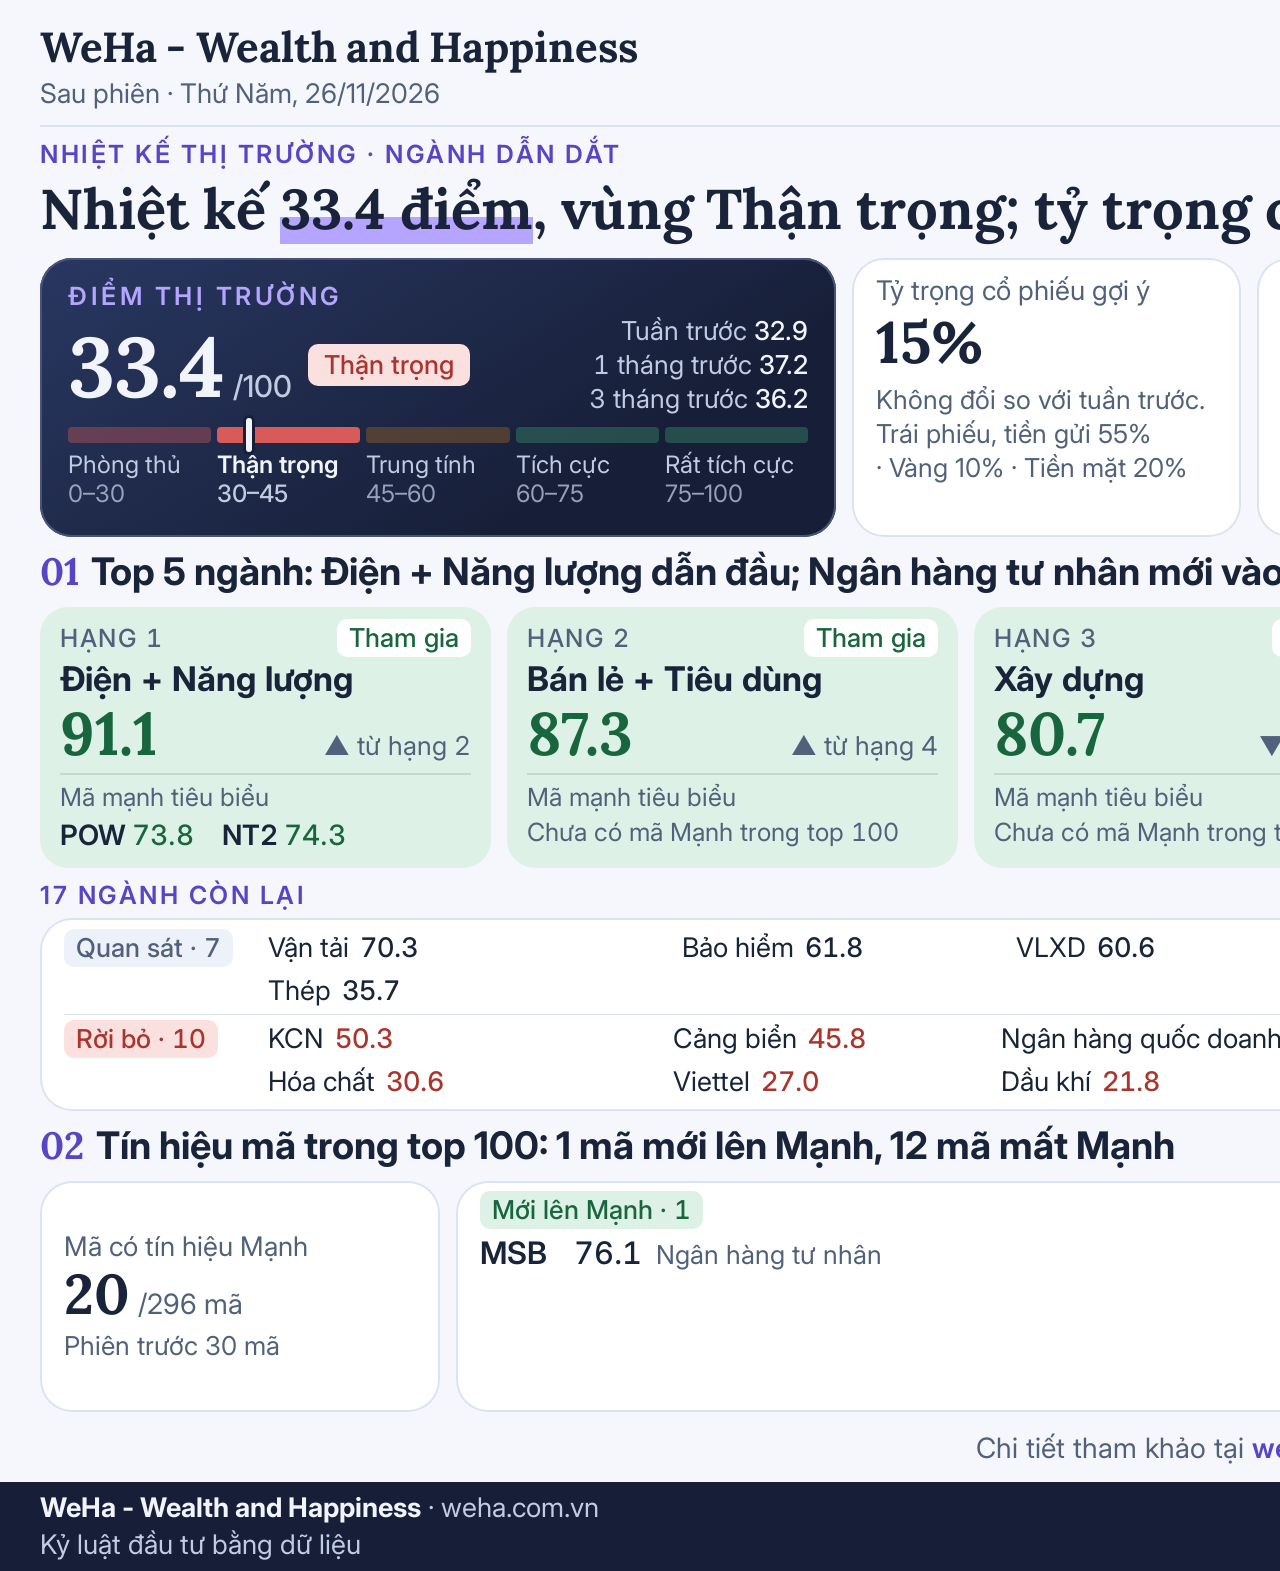
<file: nhiet-ke-nganh/2026-11-26/index.html>
<!doctype html><html lang="vi"><head><meta charset="utf-8"><title>Nhiệt kế và Ngành dẫn dắt 26/11/2026</title><style>/* Nhiệt kế + Ngành dẫn dắt, ảnh ngang WeHa bản sáng. Phần 1: khung chung (chép nguyên thong-ke-cuoi-phien/style.css). Phần 2: ghi đè cho ảnh ngang (chép nguyên ngang.css của bản mẫu đã duyệt, giữ đúng thứ tự để ảnh giống hệt). */
@font-face{font-family:Inter;src:url(../assets/fonts/Inter.ttf);font-weight:100 900}
@font-face{font-family:Lora;src:url(../assets/fonts/Lora.ttf);font-weight:400 700}
:root{--navy:#171F38;--navy-raised:#2A3655;--navy-track:#485578;--gold:#A56B20;--gold-strong:#87540F;--gold-light:#FFD089;--gold-fill:#FFF1D9;--accent:#5944C5;--accent-soft:#EDE9FF;--accent-on-dark:#B6A5FF;--accent-mark:#B6A5FF;--hero-gradient:linear-gradient(148deg,#293761,#171F38 72%);
--surface-page:#F5F7FC;--surface:#FFFFFF;--surface-soft:#EDF1F9;--text:#19243B;--text-2:#52617B;--text-muted:#62728D;--border:#DCE3F0;--on-dark:#F1F4FB;--on-dark-2:#C1CBE2;
--up:#18663E;--down:#AB342D;--up-bg:#DEF1E7;--down-bg:#FAE1DF;--neutral-bg:#FFF1D9;--up-strong:#18663E;--down-strong:#AB342D;--neutral-strong:#87540F;--up-on-dark:#82D8A7;--down-on-dark:#F8A39A;--up-bar:#3A9A69;--down-bar:#D65B59;
--zone-up-fill:rgba(58,154,105,.19);--zone-down-fill:rgba(214,91,89,.17);--ink:#19243B;--hero-bg:#171F38;--footer-bg:#171F38;--s4:#8D9AB3;--hm-flat:#DCE3F0;--hm-up-max:#18663E;--hm-down-max:#AB342D;
--font-sans:"Inter",sans-serif;--font-serif:"Lora",serif;--shadow-card:0 0 0 2px var(--border)}
*{box-sizing:border-box;margin:0}
body{font-family:var(--font-sans);font-size:26px;line-height:1.45;color:var(--text);background:var(--surface-page);-webkit-font-smoothing:antialiased;font-variant-numeric:tabular-nums}
.canvas{width:2400px;padding:40px 40px 0}
.top{display:flex;justify-content:space-between;align-items:center;padding-bottom:22px;border-bottom:4px solid var(--ink)}
.top img{height:76px}
.meta{display:flex;flex-direction:column;align-items:flex-end;font-size:24px;color:var(--text-2);line-height:1.3}
.meta b{color:var(--ink);font-size:28px}
.tag{font-size:22px;font-weight:700;letter-spacing:.1em;text-transform:uppercase;color:var(--accent)}
.h1{font-family:var(--font-serif);font-variant-numeric:normal;word-spacing:-.08em;font-size:62px;font-weight:700;line-height:1.2;color:var(--ink);margin:8px 0 14px}
.h1 mark{background:linear-gradient(transparent 62%,var(--accent-mark) 62%);color:inherit}
.band{background:var(--ink);color:var(--on-dark);border-radius:10px;padding:10px 22px;margin-top:24px;font-size:24px;font-weight:600;letter-spacing:.1em;text-transform:uppercase}
.kick{font-size:23px;font-weight:500;letter-spacing:.1em;text-transform:uppercase;color:var(--text-muted);margin-top:14px}
.lede{font-size:29px;line-height:1.45;color:var(--text-2);margin-bottom:24px}.lede b{color:var(--ink)}
.kpi{display:grid;grid-template-columns:1.32fr 1fr 1fr 1fr;gap:16px}
.card-hero{background:var(--hero-gradient);box-shadow:inset 0 0 0 2px var(--navy-track);color:var(--on-dark);border-radius:32px;padding:22px 32px}
.eyebrow{font-size:22px;font-weight:700;letter-spacing:.14em;text-transform:uppercase;color:var(--accent-on-dark)}
.display-score{font-family:var(--font-serif);font-size:88px;font-variant-numeric:lining-nums proportional-nums;font-weight:700;line-height:1.1;letter-spacing:-.01em;margin-top:2px}
.hrow{display:flex;align-items:center;gap:16px;flex-wrap:wrap;margin-top:6px}
.chg{font-weight:600;white-space:nowrap}.chg.up{color:var(--up)}.chg.down{color:var(--down)}.chg.flat{color:var(--text-2)}
.card-hero .chg.up{color:var(--up-on-dark)}.card-hero .chg.down{color:var(--down-on-dark)}
.chg.big{font-size:34px}
.badge{padding:6px 16px;border-radius:16px;font-size:23px;font-weight:600}
.b-up{background:var(--up-bg);color:var(--up-strong)}.b-down{background:var(--down-bg);color:var(--down-strong)}.b-mid{background:var(--neutral-bg);color:var(--neutral-strong)}
.how-to-read{margin-top:14px;padding-top:12px;border-top:1px solid var(--border);font-size:26px;line-height:1.45;color:var(--text-2)}
.card-hero .how-to-read{border-top-color:var(--navy-track);color:var(--on-dark-2)}.card-hero .how-to-read b{color:var(--on-dark)}
.how-to-read b{color:var(--ink)}
.stat-tile{background:var(--surface);border-radius:32px;box-shadow:var(--shadow-card);padding:22px 28px;display:flex;flex-direction:column;justify-content:center;gap:4px}
.stat-label,.stat-sub{font-size:23px;color:var(--text-2);line-height:1.3}
.stat-value{font-family:var(--font-serif);font-variant-numeric:lining-nums proportional-nums;font-size:62px;font-weight:700;line-height:1.15;color:var(--ink)}
.stat-value.down{color:var(--down)}.stat-value.up{color:var(--up)}
.unit{font-family:var(--font-sans);font-size:23px;font-weight:500;color:var(--text-2);margin-left:8px}
.sh{font-size:36px;font-weight:700;line-height:1.3;color:var(--ink);margin-top:28px;padding-top:22px;border-top:1px solid var(--border)}
.sh em{font-family:var(--font-serif);font-style:normal;font-variant-numeric:lining-nums;color:var(--accent);margin-right:14px}
.sub{font-size:25px;color:var(--text-2);margin:2px 0 12px}
.card{background:var(--surface);border-radius:32px;box-shadow:var(--shadow-card);padding:16px}
svg{display:block}
.ax{font:22px var(--font-sans);fill:var(--text-muted)}
.note{font:500 24px var(--font-sans);fill:var(--text-2)}
.lab{font:700 24px var(--font-sans)}
.liq{display:grid;grid-template-columns:1.06fr 1fr;gap:10px 32px;padding:20px 24px}.lrs{display:grid;grid-template-columns:1fr 1fr;gap:36px;align-content:center}
.lc{min-width:0}
.lg{display:flex;flex-wrap:wrap;gap:4px 20px;font-size:22px;color:var(--text-2)}
.lg span{display:inline-flex;align-items:center;gap:8px}
.lg i{width:26px;height:6px;border-radius:3px;display:inline-block}
.lg i.dash{background:repeating-linear-gradient(90deg,var(--s4) 0 8px,transparent 8px 13px)}
.cap{font-size:22px;color:var(--text-2);margin-top:4px}
.ct{font-size:26px;font-weight:700;color:var(--ink);margin-bottom:10px}
.cmp{display:grid;grid-template-columns:1fr auto 110px;column-gap:10px;align-items:baseline;font-size:26px;margin-bottom:10px}
.cl{color:var(--text-2)}.cv{font-weight:700;color:var(--ink)}.cc{text-align:right;font-size:22px}
.cb{grid-column:1/-1;height:10px;border-radius:5px;background:var(--surface-soft);margin-top:3px;overflow:hidden}
.cb i{display:block;height:100%;border-radius:5px}
.fn{font-size:24px;color:var(--text-2)}
.wide{grid-column:1/-1;margin-top:2px}
.heat{position:relative;overflow:hidden;border-radius:12px;background:var(--ink)}
.hg{position:absolute;outline:2px solid var(--ink);outline-offset:-1px;overflow:hidden}
.hl{position:absolute;left:0;top:0;right:0;height:34px;padding:0 10px;background:var(--ink);color:var(--on-dark);font-size:22px;line-height:34px;font-weight:600;white-space:nowrap;overflow:hidden}
.ht{position:absolute;display:flex;flex-direction:column;align-items:center;justify-content:center;font-weight:700;line-height:1.08;outline:1px solid var(--surface);outline-offset:-.5px;color:var(--text);overflow:hidden}
.ht small{font-weight:600}.ht.row{flex-direction:row;gap:8px}
.h3u{background:var(--hm-up-max);color:#fff}.h2u{background:color-mix(in srgb,var(--hm-up-max) 50%,var(--up-bg));color:var(--text)}.h1u{background:var(--up-bg)}
.h0{background:var(--neutral-bg)}
.h1d{background:var(--down-bg)}.h2d{background:color-mix(in srgb,var(--hm-down-max) 50%,var(--down-bg));color:var(--text)}.h3d{background:var(--hm-down-max);color:#fff}
.scale{display:flex;align-items:center;gap:6px;margin-top:12px;font-size:22px;color:var(--text-2)}
.scale i{width:56px;height:16px;border-radius:4px}
.two{display:grid;grid-template-columns:1fr 1fr;gap:16px}
.two .card{padding:20px}
.stack{display:flex;height:34px;border-radius:10px;overflow:hidden;margin-top:4px}
.sl{display:flex;justify-content:space-between;font-size:25px;margin:8px 0 6px}.nt{color:var(--neutral-strong);font-weight:600}
.ln{font-size:26px;line-height:1.4;color:var(--text-2);padding:10px 0;border-top:1px solid var(--border)}.ln b{color:var(--ink)}
.ln b.chg.up{color:var(--up)}.ln b.chg.down{color:var(--down)}
.rest{margin-top:6px}
.ctr{display:grid;grid-template-columns:84px 1fr 100px;align-items:center;font-size:27px;line-height:1.5}
.sy{font-weight:600;color:var(--ink)}.nv{text-align:right}
.tr{position:relative;height:20px;display:block}.tr i{position:absolute;top:0;bottom:0;border-radius:3px}
.foot{display:flex;justify-content:space-between;align-items:center;gap:24px;background:var(--footer-bg);color:var(--on-dark-2);font-size:22px;line-height:1.4;margin:28px -40px 0;padding:22px 40px}
.foot b{color:var(--on-dark)}.foot .r{max-width:860px;text-align:right}
.ct{font-size:28px}.stat-label,.stat-sub{font-size:25px}

.top{border-bottom:2px solid var(--border)}
.top img{height:84px}
.brand{display:flex;flex-direction:column;gap:4px}
.brand b{font-family:var(--font-serif);font-variant-numeric:normal;word-spacing:-.04em;font-size:46px;font-weight:700;line-height:1.1;color:var(--ink)}
.brand span{font-size:25px;color:var(--text-2)}
.band{background:var(--hero-bg)}
.card,.stat-tile{border-radius:32px}
.two .card{display:flex;flex-direction:column}
.ct2{font-size:25px;font-weight:600;color:var(--text-2);margin-bottom:8px}
.liq2 .lrs{grid-template-columns:1fr 1fr;gap:32px;margin-top:6px}
.liq2 .how-to-read{margin-top:auto}
.ctr{grid-template-columns:96px 1fr 110px;font-size:28px;line-height:1.6}
.wide-card{padding:24px 28px}
.wide-card .lns{display:block}
.hm{display:grid;grid-template-columns:repeat(10,1fr);gap:10px}
.hc{border-radius:16px;padding:14px 6px 12px;text-align:center;color:var(--text);line-height:1.15}
.hc b{display:block;font-size:38px;font-weight:700}
.hc span{display:block;font-size:30px;font-weight:600;margin-top:2px}
.hm-leg{display:flex;align-items:center;gap:28px;margin-top:16px;font-size:24px;color:var(--text-2)}
.hm-leg span{display:inline-flex;align-items:center;gap:10px}
.hm-leg i{width:26px;height:26px;border-radius:6px;display:inline-block}
.hm-leg em{font-style:normal;margin-left:auto}
.hm-note{font-size:24px;color:var(--text-2);margin-top:8px}

/* ===== WeHa bản sáng (19/11/2026): biến dùng trong build.py ===== */
:root{--lab-bg:#19243B;--lab-fg:#FFFFFF;--dot-ring:#FFFFFF;--hm-flat:#EDF1F9}
.band{background:var(--hero-gradient);box-shadow:inset 0 0 0 2px var(--navy-track)}

/* ===== Lần 2: nâng chữ nhỏ ~0,5–1 cỡ, bớt khoảng trống để giữ tỷ lệ ===== */
body{font-size:28px}
.brand span{font-size:28px}
.band{font-size:26px;margin-top:18px;padding:8px 22px}
.kick{font-size:25px;margin-top:10px}
.h1{margin:4px 0 10px}
.lede{font-size:31px;margin-bottom:18px}
.eyebrow{font-size:25px}
.badge{font-size:26px;padding:5px 16px}
.stat-label,.stat-sub{font-size:28px}
.unit{font-size:26px}
.sh{margin-top:18px;padding-top:14px}
.sub{font-size:28px;margin:0 0 10px}
.ax{font-size:26px}
.note{font-size:26px}
.lab{font-size:28px}
.how-to-read{font-size:29px;margin-top:10px;padding-top:10px}
.fn{font-size:27px}
.ct{font-size:30px;margin-bottom:8px}
.ct2{font-size:28px;margin-bottom:6px}
.cmp{font-size:30px;grid-template-columns:1fr auto 124px;margin-bottom:8px}
.cc{font-size:26px}
.ctr{grid-template-columns:110px 1fr 124px;font-size:31px;line-height:1.5}
.ln{font-size:30px;padding:8px 0}
.sl{font-size:28px;margin:6px 0 4px}
.wide-card{padding:20px 28px}
.hm{gap:8px}
.hc{padding:10px 4px 9px}
.hc span{font-size:34px}
.hm-leg{font-size:27px;margin-top:12px}
.hm-note{font-size:27px;margin-top:6px}
.foot{font-size:26px;margin-top:22px;padding:18px 40px}
.foot .r{max-width:1150px}

.band+.h1{margin-top:22px}
/* ===== Lần 3: biểu đồ 01, thanh khoản, kéo/đè, độ rộng to thêm ~15% ===== */
.ax{font-size:31px}
.note{font-size:30px}
.lab{font-size:33px}
.ct{font-size:34px}
.ct2{font-size:32px}
.cmp{font-size:35px;grid-template-columns:1fr auto 140px}
.cc{font-size:30px}
.fn{font-size:30px}
.ctr{grid-template-columns:130px 1fr 140px;font-size:36px}
.ln{font-size:35px}
.sl{font-size:33px}
/* ===== Lần 4: tiêu đề mục 01–04 và chân ảnh to hơn ===== */
.sh{font-size:44px}
.sub{font-size:31px}
.foot>div:first-child{font-size:32px;flex:none}
.foot .r{max-width:none;flex:1}

/* ===================== Phần 2: ảnh ngang ===================== */
/* Ảnh ngang WeHa bản sáng (2400 CSS, cao theo nội dung ≤ 1700). Nạp sau style-sang.css.
   Theo wehadesign: một thẻ hero, thẻ phẳng viền 2px --border bo 32px, Lora chỉ cho h1 và số lớn,
   tím chỉ cho tag / số mục. Khoảng cách theo thang 8/12/16/24/32. Không mã màu cứng (chỉ dùng biến). */

.canvas{display:flex;flex-direction:column;padding:28px 40px 0}
.top{padding-bottom:16px;border-bottom:2px solid var(--border)}
.top img{height:72px}
.brand b{font-size:42px}
.brand span{font-size:27px}
.stat-label,.sh,.eyebrow,.brand span,.stat-sub,.foot,.tag,.pair-l,.actions{font-variant-numeric:normal}

/* tag tím (không nền) + h1 */
.tag{font-size:25px;font-weight:700;letter-spacing:.1em;text-transform:uppercase;color:var(--accent);line-height:1.2;white-space:nowrap}
.tag-top{margin-top:24px}
.h1{font-size:56px;line-height:1.15;margin:8px 0 0;word-spacing:-.02em;white-space:nowrap}
.band+.h1{margin-top:8px}
.h1 mark{white-space:nowrap}

/* thẻ chung: nền trắng, viền 2px, bo 32px, không bóng */
.card,.stat-tile{background:var(--surface);box-shadow:inset 0 0 0 2px var(--border);border-radius:32px}

/* ===== Hàng Nhiệt kế: hero + 3 ô ===== */
.kpi{display:grid;gap:16px;margin-top:24px}
.kpi.k3{grid-template-columns:2.05fr 1fr 1.42fr 1.38fr}
.kpi.k2{grid-template-columns:2.05fr 1.2fr 1.6fr}
.card-hero{padding:20px 28px 16px;border-radius:32px}
.card-hero .eyebrow{font-size:25px}
.hrow{gap:16px;margin-top:0;flex-wrap:nowrap}
.display-score{font-size:84px;line-height:1.05}
.display-score small{font-family:var(--font-sans);font-size:30px;font-weight:500;color:var(--on-dark-2);margin-left:8px;letter-spacing:0}
.card-hero .badge{font-size:26px;white-space:nowrap}
.hist{margin-left:auto;text-align:right;font-size:26px;line-height:1.3;color:var(--on-dark-2);white-space:nowrap}
.hist b{color:var(--on-dark);font-variant-numeric:lining-nums proportional-nums}
.stat-tile{padding:20px 24px;justify-content:flex-start;gap:4px}
.stat-label{font-size:27px;line-height:1.25;color:var(--text-2);text-wrap:balance}
.stat-value{font-size:58px;line-height:1.1}
.stat-sub{font-size:26px;line-height:1.3;color:var(--text-2);text-wrap:pretty;margin-top:auto}
.stat-sub b{color:var(--ink);font-weight:600}
.pair{display:grid;grid-template-columns:1fr 1fr;gap:16px;margin:4px 0 8px}
.pair-l{font-size:25px;line-height:1.25;color:var(--text-2);text-wrap:balance;margin-top:2px}
.stat-tile.warn{background:var(--down-bg);box-shadow:inset 0 0 0 2px var(--down)}
.stat-tile.warn .stat-label{color:var(--down);font-weight:600}
.stat-tile.warn .stat-sub{color:var(--text);margin-top:4px}
.stat-tile.warn .stat-sub b{color:var(--text);font-weight:700}

/* Thang 5 vùng: 5 đoạn rộng bằng nhau */
.zs{position:relative;margin-top:12px}
.zs-bar{display:flex;gap:6px;height:16px}
.zs-bar i{display:block;flex:1;border-radius:4px;opacity:.38;position:relative}
.zs-bar i.on{opacity:1}
.z-down{background:var(--down-bar)}.z-mid{background:var(--gold)}.z-up{background:var(--up-bar)}
.zs-mk{position:absolute;top:-9px;width:6px;height:34px;margin-left:-3px;border-radius:3px;background:var(--on-dark);box-shadow:0 0 0 3px var(--navy)}
.zs-lab{display:flex;gap:6px;margin-top:8px}
.zs-lab div{flex:1;min-width:0;font-size:24px;line-height:1.2;color:var(--on-dark-2);white-space:nowrap;font-variant-numeric:normal}
.zs-lab div span{display:block;font-size:24px;color:var(--on-dark-2);opacity:.75}
.zs-lab div.on{color:var(--on-dark);font-weight:600}
.zs-lab div.on span{opacity:1;font-weight:500}

/* ===== Tiêu đề mục: một kiểu cho 01/02/03, 24px trên, 12px dưới ===== */
.section-head{display:flex;align-items:baseline;justify-content:space-between;gap:24px;margin:24px 0 12px}
.sh{font-size:38px;font-weight:700;line-height:1.2;color:var(--ink);margin:0;padding:0;border:0;white-space:nowrap}
.sh em{font-family:var(--font-serif);font-style:normal;font-variant-numeric:lining-nums;color:var(--accent);margin-right:12px}
.actions{display:flex;align-items:center;gap:24px;font-size:26px;color:var(--text-2);white-space:nowrap}
.lgd{display:inline-flex;align-items:center;gap:8px}
.lgd i{width:26px;height:26px;border-radius:8px;display:inline-block;box-shadow:inset 0 0 0 2px var(--border)}

/* huy hiệu WeHa: bo 10px */
.badge{display:inline-block;border-radius:10px;font-size:26px;font-weight:600;line-height:1.15;padding:4px 12px;white-space:nowrap}
.b-up{background:var(--up-bg);color:var(--up-strong)}
.b-mid{background:var(--neutral-bg);color:var(--neutral-strong)}
.b-obs{background:var(--surface-soft);color:var(--text-2)}
.b-down{background:var(--down-bg);color:var(--down)}
.card-hero .badge{padding:6px 16px}
/* huy hiệu nền trắng trên thẻ ngành nền nhạt */
.bw-up,.bw-mid,.bw-obs,.bw-down{background:var(--surface)}
.bw-up{color:var(--up-strong)}.bw-mid{color:var(--neutral-strong)}.bw-obs{color:var(--text-2);box-shadow:inset 0 0 0 2px var(--border)}.bw-down{color:var(--down)}

/* ===== lưới 5 cột chung cho 01 và 02 ===== */
.g5{display:grid;grid-template-columns:repeat(5,minmax(0,1fr));gap:16px}

/* 01: thẻ ngành */
.ngc{border-radius:28px;padding:16px 24px 12px;display:flex;flex-direction:column;gap:4px;min-width:0}
.t-up{background:var(--up-bg)}.t-mid{background:var(--neutral-bg)}
.t-obs{background:var(--surface);box-shadow:inset 0 0 0 2px var(--border)}.t-down{background:var(--down-bg)}
.ngc-1{display:flex;align-items:center;justify-content:space-between;gap:12px}
.ngc-h{font-size:25px;font-weight:700;letter-spacing:.06em;text-transform:uppercase;color:var(--text-2)}
.ngc-n{font-size:34px;font-weight:700;line-height:1.2;color:var(--ink);white-space:nowrap;overflow:hidden;text-overflow:ellipsis}
.ngc-3{display:flex;align-items:baseline;justify-content:space-between;gap:12px}
.ngc-v{font-family:var(--font-serif);font-size:60px;font-weight:700;line-height:1.05;font-variant-numeric:lining-nums proportional-nums}
.t-up .ngc-v{color:var(--up-strong)}.t-mid .ngc-v{color:var(--neutral-strong)}.t-obs .ngc-v{color:var(--ink)}.t-down .ngc-v{color:var(--down)}
.ngc-d{font-size:26px;color:var(--text-2);white-space:nowrap}

/* 02: thẻ mã thẳng cột */
.sec2 .section-head{margin-top:16px}
.mac{padding:4px 20px}
.mr{display:grid;grid-template-columns:auto auto 1fr auto;align-items:center;column-gap:14px;height:50px;border-bottom:1px solid var(--border);white-space:nowrap}
.mr:last-child{border-bottom:0}
.mr-m{font-size:34px;font-weight:700;color:var(--ink);min-width:86px}
.mr-d{font-size:34px;font-weight:700;color:var(--ink);font-variant-numeric:tabular-nums}
.mr .chg{font-size:26px;font-weight:600;font-variant-numeric:tabular-nums}
.chg.flat{color:var(--text-2)}
.mr .badge{font-size:25px;padding:3px 10px}

/* dải các ngành còn lại */
.tag-rest{margin:20px 0 8px}
.restc{padding:12px 24px}
.rg{display:grid;grid-template-columns:200px 1fr;align-items:baseline;column-gap:24px;padding:6px 0}
.rg+.rg{border-top:1px solid var(--border)}
.rg .badge{justify-self:start}
.rg-l{display:flex;flex-wrap:wrap;gap:4px 30px;font-size:27px;line-height:1.45;color:var(--text)}
.ri{white-space:nowrap}
.ri b{font-weight:700;margin-left:4px;font-variant-numeric:tabular-nums}
.v-up{color:var(--up-strong)}.v-mid{color:var(--neutral-strong)}.v-obs{color:var(--ink)}.v-down{color:var(--down)}

/* ===== Chân ảnh ===== */
.foot{margin:32px -40px 0;padding:16px 40px;font-size:26px;line-height:1.35;align-items:center;background:var(--footer-bg)}
.foot>div:first-child{font-size:27px;flex:none}
.foot .r{text-align:right;font-size:26px;text-wrap:balance;max-width:none;flex:1}

/* Khoảng cách gọn (thang 8/12/16/24/32) */
.nb{white-space:nowrap}
.tag-top{margin-top:16px}
.kpi{margin-top:16px}
.foot{margin-top:24px;padding:12px 40px}
.section-head{margin:20px 0 12px}
.sec2 .section-head{margin-top:16px}
.stat-tile .stat-sub{margin-top:4px}
/* Lần 6b: gọn về ~1350 */
.foot .r span{display:block}
.canvas{padding-top:24px}
.ngc{padding:12px 24px 8px;gap:2px}
.mr{height:46px}
.section-head{margin:16px 0 12px}
.sec2 .section-head{margin-top:12px}
.tag-rest{margin:16px 0 8px}
.restc{padding:8px 24px}
.rg{grid-template-columns:180px 1fr;padding:4px 0}
.rg-l{font-size:26px;gap:4px 22px}
/* 17 ngành: lưới 6 cột để không có mục lẻ một mình ở dòng cuối */
.rg-l{display:grid;grid-template-columns:repeat(6,max-content);gap:4px 32px;font-size:27px}
.mr{height:44px}
.tag-rest{margin:12px 0 8px}

/* Dải ngành còn lại: hai nhóm dùng chung một khuôn cột để thẳng hàng */
.rg-l{grid-template-columns:1.25fr repeat(5,1fr);gap:4px 20px}
.rg-l .ri{white-space:nowrap}

/* Lần 7: mã tiêu biểu trong thẻ ngành */
.sh-sub{font-size:26px;line-height:1.3;color:var(--text-2);margin:-4px 0 12px}
.tb3{margin-top:8px;padding-top:8px;border-top:2px solid color-mix(in srgb,var(--ink) 12%,transparent)}
.tb3-l{font-size:25px;line-height:1.3;color:var(--text-2)}
.tb3-r{display:flex;justify-content:space-between;gap:12px;white-space:nowrap;margin-top:2px}
.tb3-r span{display:inline-flex;align-items:baseline;gap:8px}
.tb3-r b{font-size:28px;font-weight:700;color:var(--ink)}
.tb3-r em{font-style:normal;font-size:28px;font-weight:600;font-variant-numeric:tabular-nums}
.ngc{padding-bottom:12px}
.mr{height:46px}
/* Lần 7b: vừa mã tiêu biểu trên một dòng; bóp về ≤ 1480 */
.ngc{padding:12px 20px 12px}
.tb3-r{gap:8px}
.tb3-r span{gap:6px}
.tb3{margin-top:6px;padding-top:6px}
.stat-tile{padding:16px 24px}
.pair{margin:2px 0 4px}
.mr{height:44px}
.foot{padding:8px 40px}
.section-head{margin:12px 0 12px}
.sec2 .section-head{margin-top:12px}
.tag-rest{margin:8px 0 8px}
.top{padding-bottom:12px}
.tag-top{margin-top:12px}

/* ===== Lần 8: bớt chữ đậm; mã mạnh tiêu biểu; dải 17 ngành lên trên mục 02 ===== */
.tag{font-weight:600}
.card-hero .eyebrow{font-weight:600}
.zs-lab div.on{font-weight:600}
.hist .hv{color:var(--on-dark);font-weight:500;font-variant-numeric:lining-nums proportional-nums}
.badge,.card-hero .badge,.mr .badge,.rg .badge{font-weight:500}
.stat-label,.stat-tile.warn .stat-label,.pair-l,.stat-sub,.sh-sub,.actions,.foot .r{font-weight:400}
.stat-tile.warn .stat-sub .w1{font-weight:600}
.ngc-h{font-weight:500}
.ngc-d{font-weight:400}
/* mã mạnh tiêu biểu */
.tb3-r .tm{font-size:28px;font-weight:600;color:var(--ink)}
.tb3-r .td{font-size:28px;font-weight:500;font-variant-numeric:tabular-nums}
.tb3-r.few{justify-content:flex-start;gap:28px}
.tb3-none{font-size:25px;color:var(--text-2);line-height:1.4}
/* mục 02 */
.mac-n{font-size:25px;font-weight:600;color:var(--accent);line-height:1.3;padding:8px 0 2px;white-space:nowrap;overflow:hidden;text-overflow:ellipsis}
.mac{padding:4px 20px 8px}
.mr-m{font-weight:600}
.mr-d{font-weight:500}
.mr .chg{font-weight:400}
/* dải 17 ngành */
.ri{font-weight:400}
.ri .rv{font-weight:500;margin-left:4px;font-variant-numeric:tabular-nums}
.sec-rest .tag-rest{margin:16px 0 8px}
.sec2 .section-head{margin-top:16px}
.mac{padding:0 20px 8px}
.mac-n{padding:8px 0 0}
.sec-rest .tag-rest{margin:12px 0 8px}
.sec2 .section-head{margin-top:12px}
.restc{padding:6px 24px}

/* Lần 9: tên vùng đậm màu chữ chính, "lãi kỳ vọng âm" màu giảm, dòng dẫn về website trên chân ảnh */
.stat-label .nhan{font-weight:700;color:var(--ink)}
.am{color:var(--down);font-weight:600}
.xem-them{margin-top:16px;font-size:28px;color:var(--text-2);text-align:center}
.xem-them span{color:var(--accent);font-weight:600}
.xem-them+.foot{margin-top:14px}

/* ===== Lần 10: mục 02 tín hiệu mã trong phiên ===== */
.g02{display:grid;grid-template-columns:400px minmax(0,1fr) minmax(0,1fr);gap:16px}
.st-m{justify-content:center}
.st-m .stat-value{font-size:64px}
.st-m .unit{font-family:var(--font-sans);font-size:28px;font-weight:400;color:var(--text-2);margin-left:8px}
.dsc{padding:12px 24px 8px;display:flex;flex-direction:column}
.ds-h{margin-bottom:4px}
.ds-g{display:grid;grid-template-columns:1fr 1fr;grid-template-rows:repeat(4,auto);grid-auto-flow:column;column-gap:32px}
.dr{display:grid;grid-template-columns:auto auto minmax(0,1fr);align-items:baseline;column-gap:14px;height:44px;align-content:center;border-bottom:1px solid var(--border);white-space:nowrap}
.dr:nth-child(4n){border-bottom:0}
.dr-m{font-size:31px;font-weight:600;color:var(--ink);min-width:80px}
.dr-d{font-size:31px;font-weight:500;color:var(--ink);font-variant-numeric:tabular-nums}
.dr-n{font-size:26px;color:var(--text-2);overflow:hidden;text-overflow:ellipsis}
.dr-more{display:flex;font-size:25px;color:var(--text-2)}
.ds-none{font-size:26px;color:var(--text-2);padding:8px 0}
.dsc{padding:8px 24px 4px}.ds-h{margin-bottom:2px}
.dr:last-child{border-bottom:0}

/* Danh sách đổi tín hiệu: xếp theo hàng (trái sang phải) để danh sách ngắn không dồn về một cột */
.ds-g{grid-auto-flow:row;grid-template-rows:none}
/* Lần 11: kẻ dưới theo hàng (bỏ luật theo cột cũ) */
.dr:nth-child(4n),.dr:last-child{border-bottom:1px solid var(--border)}
.dr.last{border-bottom:0}
.st-m{padding:8px 24px;gap:0}.st-m .stat-value{font-size:56px;line-height:1.1}

/* ===================== Phần 3: ô giai đoạn Trung tính / Thuận lợi (build.py) ===================== */
.stat-tile.gd-mid{background:var(--neutral-bg);box-shadow:inset 0 0 0 2px var(--neutral-strong)}
.stat-tile.gd-up{background:var(--up-bg);box-shadow:inset 0 0 0 2px var(--up-strong)}
.stat-tile.gd-mid .stat-label{color:var(--neutral-strong);font-weight:400}
.stat-tile.gd-up .stat-label{color:var(--up-strong);font-weight:400}
.stat-value.mid,.gd-mid .stat-value{color:var(--neutral-strong)}
.gd-up .stat-value{color:var(--up-strong)}
.gd-mid .stat-sub,.gd-up .stat-sub{color:var(--text);margin-top:4px}
.gd-mid .stat-sub .w1,.gd-up .stat-sub .w1{font-weight:600}
</style></head><body><main class="canvas">
<header class="top"><div class="brand"><b>WeHa - Wealth and Happiness</b><span>Sau phiên · Thứ Năm, 26/11/2026</span></div><img src="../assets/logo.png" alt="WeHa"></header>
<div class="tag tag-top">Nhiệt kế thị trường · Ngành dẫn dắt</div>
<h1 class="h1">Nhiệt kế <mark>33.4 điểm</mark>, vùng Thận trọng; tỷ trọng cổ phiếu gợi ý giữ 15%</h1>
<section class="kpi k3"><div class="card-hero"><div class="eyebrow">Điểm thị trường</div><div class="hrow"><div class="display-score">33.4<small>/100</small></div><span class="badge b-down">Thận trọng</span><div class="hist">Tuần trước <span class="hv">32.9</span><br>1 tháng trước <span class="hv">37.2</span><br>3 tháng trước <span class="hv">36.2</span></div></div><div class="zs"><div class="zs-bar"><i class="z-down"></i><i class="z-down on"><b class="zs-mk" style="left:22.5%"></b></i><i class="z-mid"></i><i class="z-up"></i><i class="z-up"></i></div><div class="zs-lab"><div class="">Phòng thủ<span>0–30</span></div><div class="on">Thận trọng<span>30–45</span></div><div class="">Trung tính<span>45–60</span></div><div class="">Tích cực<span>60–75</span></div><div class="">Rất tích cực<span>75–100</span></div></div></div></div><div class="stat-tile"><div class="stat-label">Tỷ trọng cổ phiếu gợi ý</div><div class="stat-value">15%</div><div class="stat-sub">Không đổi so với tuần trước. <span class="nb">Trái phiếu, tiền gửi 55%</span> <span class="nb">· Vàng 10%</span> <span class="nb">· Tiền mặt 20%</span></div></div><div class="stat-tile"><div class="stat-label">Lịch sử khi thị trường ở vùng <strong class="nhan">Thận trọng</strong></div><div class="pair"><div><div class="stat-value down">-2.1%</div><div class="pair-l">VN-Index 3 tháng sau, trung bình</div></div><div><div class="stat-value">42%</div><div class="pair-l">cổ phiếu HOSE có lãi sau 3 tháng</div></div></div><div class="stat-sub">Tính trên các tuần cùng vùng từ 2016; <span class="nb">VN-Index</span> chỉ tăng ở 47% số lần.</div></div><div class="stat-tile warn"><div class="stat-label">Giai đoạn cho chiến lược</div><div class="stat-value down">Bất lợi</div><div class="stat-sub"><span class="w1">Chưa có chiến lược nào của WeHa phù hợp giai đoạn này.</span> Cả 4 chiến lược đều có <span class="am">lãi kỳ vọng âm</span> trong kiểm định lịch sử.</div></div></section>
<section class="sec"><div class="section-head"><h2 class="sh"><em>01</em>Top 5 ngành: Điện + Năng lượng dẫn đầu; Ngân hàng tư nhân mới vào top 5</h2></div><div class="g5"><div class="ngc t-up"><div class="ngc-1"><span class="ngc-h">Hạng 1</span><span class="badge bw-up">Tham gia</span></div><div class="ngc-n">Điện + Năng lượng</div><div class="ngc-3"><span class="ngc-v">91.1</span><span class="ngc-d">▲ từ hạng 2</span></div><div class="tb3"><div class="tb3-l">Mã mạnh tiêu biểu</div><div class="tb3-r few"><span><span class="tm">POW</span><span class="td v-up">73.8</span></span><span><span class="tm">NT2</span><span class="td v-up">74.3</span></span></div></div></div><div class="ngc t-up"><div class="ngc-1"><span class="ngc-h">Hạng 2</span><span class="badge bw-up">Tham gia</span></div><div class="ngc-n">Bán lẻ + Tiêu dùng</div><div class="ngc-3"><span class="ngc-v">87.3</span><span class="ngc-d">▲ từ hạng 4</span></div><div class="tb3"><div class="tb3-l">Mã mạnh tiêu biểu</div><div class="tb3-r few"><span class="tb3-none">Chưa có mã Mạnh trong top 100</span></div></div></div><div class="ngc t-up"><div class="ngc-1"><span class="ngc-h">Hạng 3</span><span class="badge bw-up">Tham gia</span></div><div class="ngc-n">Xây dựng</div><div class="ngc-3"><span class="ngc-v">80.7</span><span class="ngc-d">▼ từ hạng 1</span></div><div class="tb3"><div class="tb3-l">Mã mạnh tiêu biểu</div><div class="tb3-r few"><span class="tb3-none">Chưa có mã Mạnh trong top 100</span></div></div></div><div class="ngc t-mid"><div class="ngc-1"><span class="ngc-h">Hạng 4</span><span class="badge bw-mid">Nắm giữ</span></div><div class="ngc-n">Vingroup</div><div class="ngc-3"><span class="ngc-v">74.0</span><span class="ngc-d">▼ từ hạng 3</span></div><div class="tb3"><div class="tb3-l">Mã mạnh tiêu biểu</div><div class="tb3-r few"><span><span class="tm">VPL</span><span class="td v-up">87.4</span></span></div></div></div><div class="ngc t-mid"><div class="ngc-1"><span class="ngc-h">Hạng 4</span><span class="badge bw-mid">Nắm giữ</span></div><div class="ngc-n">Ngân hàng tư nhân</div><div class="ngc-3"><span class="ngc-v">74.0</span><span class="ngc-d">▲ từ hạng 8</span></div><div class="tb3"><div class="tb3-l">Mã mạnh tiêu biểu</div><div class="tb3-r few"><span><span class="tm">MSB</span><span class="td v-up">76.1</span></span></div></div></div></div></section>
<section class="sec sec-rest"><div class="tag tag-rest">17 ngành còn lại</div><div class="card restc"><div class="rg"><span class="badge b-obs">Quan sát · 7</span><div class="rg-l"><span class="ri">Vận tải <span class="rv v-obs">70.3</span></span><span class="ri">Bảo hiểm <span class="rv v-obs">61.8</span></span><span class="ri">VLXD <span class="rv v-obs">60.6</span></span><span class="ri">Đầu tư công <span class="rv v-obs">56.9</span></span><span class="ri">Dệt may <span class="rv v-obs">56.7</span></span><span class="ri">Chứng khoán <span class="rv v-obs">54.3</span></span><span class="ri">Thép <span class="rv v-obs">35.7</span></span></div></div><div class="rg"><span class="badge b-down">Rời bỏ · 10</span><div class="rg-l"><span class="ri">KCN <span class="rv v-down">50.3</span></span><span class="ri">Cảng biển <span class="rv v-down">45.8</span></span><span class="ri">Ngân hàng quốc doanh <span class="rv v-down">45.5</span></span><span class="ri">Bất động sản <span class="rv v-down">37.0</span></span><span class="ri">Công nghệ <span class="rv v-down">34.0</span></span><span class="ri">Y tế + Dược <span class="rv v-down">33.6</span></span><span class="ri">Hóa chất <span class="rv v-down">30.6</span></span><span class="ri">Viettel <span class="rv v-down">27.0</span></span><span class="ri">Dầu khí <span class="rv v-down">21.8</span></span><span class="ri">Thủy sản <span class="rv v-down">20.9</span></span></div></div></div></section>
<section class="sec sec2"><div class="section-head"><h2 class="sh"><em>02</em>Tín hiệu mã trong top 100: 1 mã mới lên Mạnh, 12 mã mất Mạnh</h2><div class="actions"><span>Top 100 mã giao dịch nhiều nhất · so với phiên trước</span></div></div><div class="g02"><div class="stat-tile st-m"><div class="stat-label">Mã có tín hiệu Mạnh</div><div class="stat-value">20<span class="unit">/296 mã</span></div><div class="stat-sub">Phiên trước 30 mã</div></div><div class="card dsc"><div class="ds-h"><span class="badge b-up">Mới lên Mạnh · 1</span></div><div class="ds-g"><div class="dr last"><span class="dr-m">MSB</span><span class="dr-d">76.1</span><span class="dr-n">Ngân hàng tư nhân</span></div></div></div><div class="card dsc"><div class="ds-h"><span class="badge b-down">Mất tín hiệu Mạnh · 12</span></div><div class="ds-g"><div class="dr"><span class="dr-m">VIC</span><span class="dr-d">53.9</span><span class="dr-n">Vingroup</span></div><div class="dr"><span class="dr-m">KDH</span><span class="dr-d">45.8</span><span class="dr-n">Bất động sản</span></div><div class="dr"><span class="dr-m">VJC</span><span class="dr-d">75.8</span><span class="dr-n">Vận tải</span></div><div class="dr"><span class="dr-m">FRT</span><span class="dr-d">51.4</span><span class="dr-n">Bán lẻ + Tiêu dùng</span></div><div class="dr"><span class="dr-m">CTD</span><span class="dr-d">73.1</span><span class="dr-n">Xây dựng</span></div><div class="dr"><span class="dr-m">DBC</span><span class="dr-d">55.4</span><span class="dr-n">Bán lẻ + Tiêu dùng</span></div><div class="dr last"><span class="dr-m">CTS</span><span class="dr-d">67.4</span><span class="dr-n">Chứng khoán</span></div><div class="dr dr-more last">+5 mã khác</div></div></div></div></section>
<p class="xem-them">Chi tiết tham khảo tại <span>weha.com.vn</span></p>
<footer class="foot"><div><b>WeHa - Wealth and Happiness</b> · weha.com.vn<br>Kỷ luật đầu tư bằng dữ liệu</div>
<div class="r"><span>Nguồn: Nhiệt kế thị trường, Ngành dẫn dắt và Tín hiệu WeHa, số sau phiên 26/11/2026.</span><span>Mô hình định lượng, không phải khuyến nghị đầu tư. Backtest là mô phỏng quá khứ.</span></div></footer>
</main></body></html>
</file>
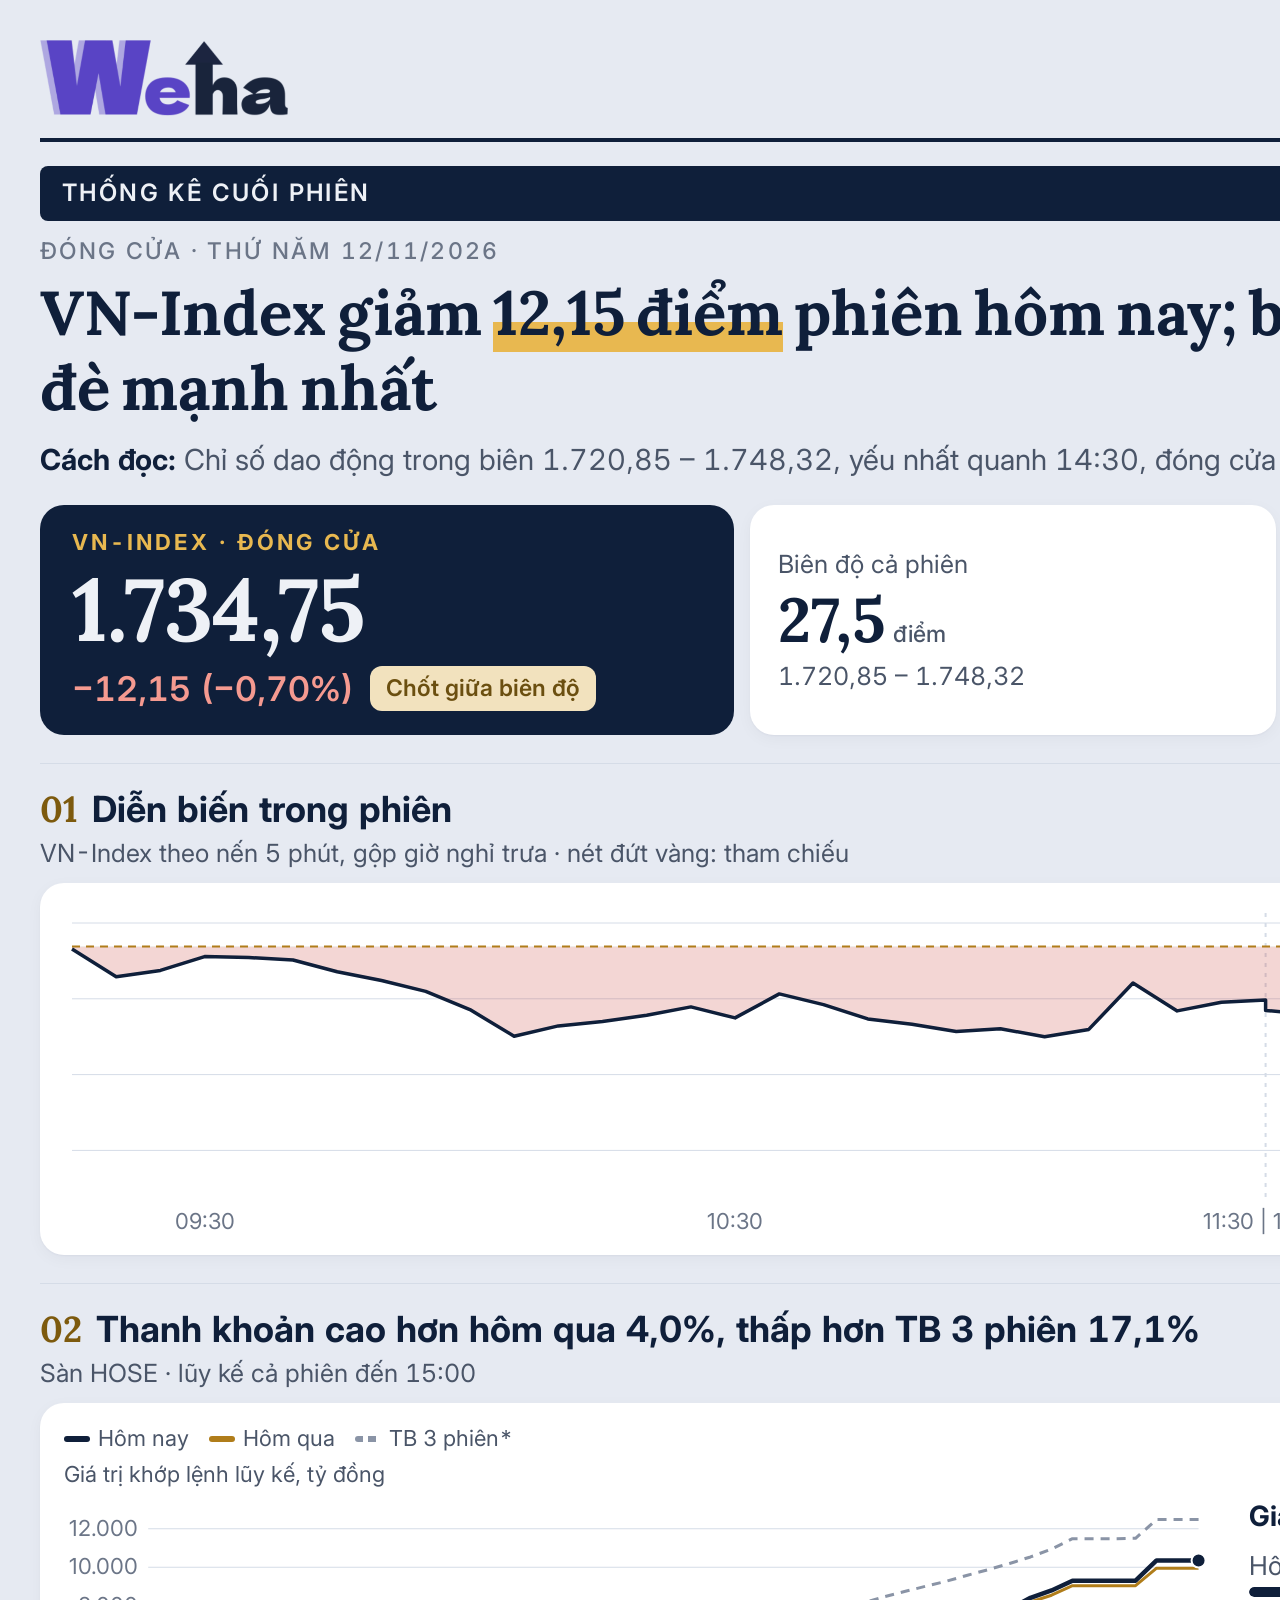
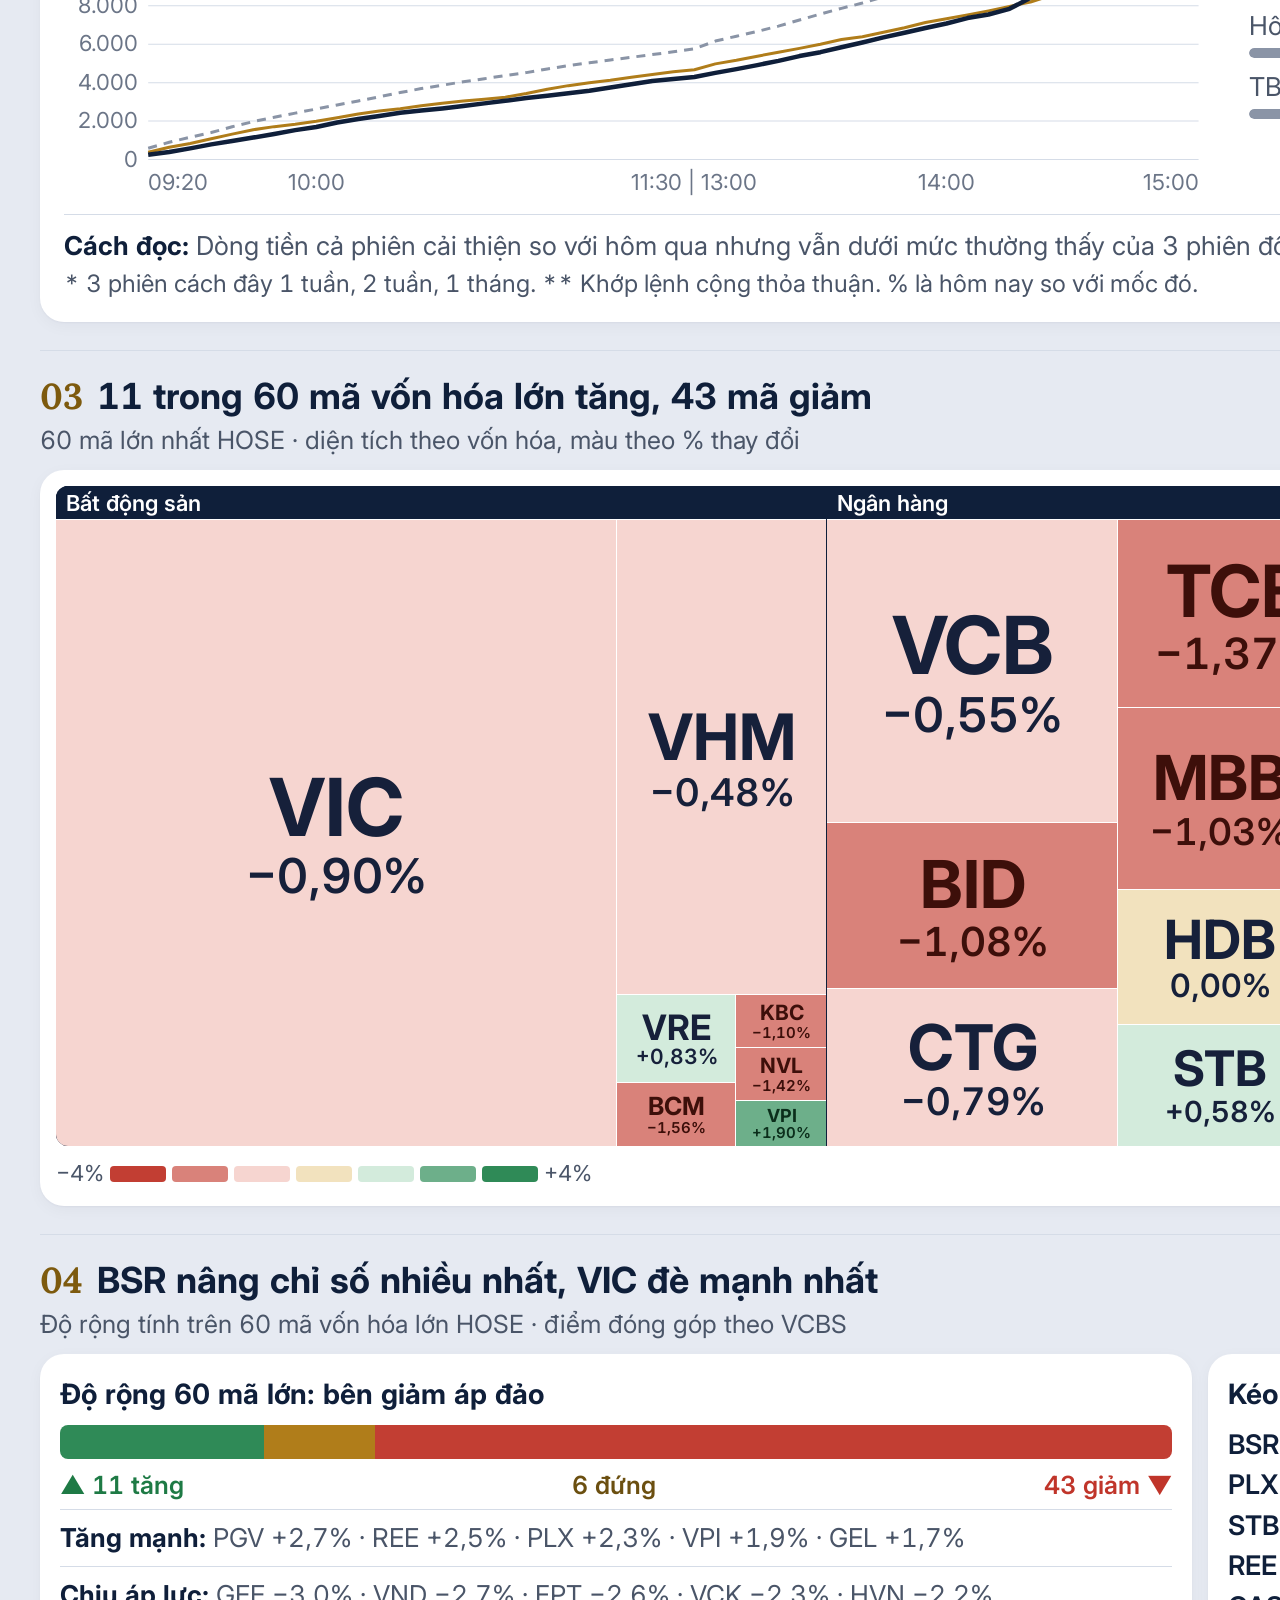
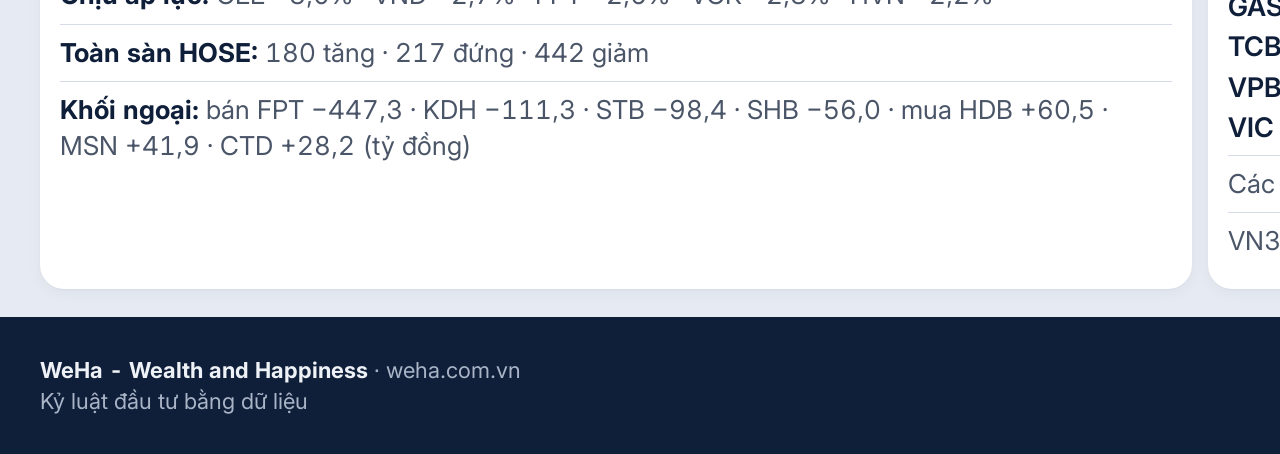
<file: thong-ke-cuoi-phien/2026-11-12/index.html>
<!doctype html><html lang="vi"><head><meta charset="utf-8"><title>Thống kê cuối phiên 12/11/2026</title><style>@font-face{font-family:Inter;src:url(../assets/fonts/Inter.ttf);font-weight:100 900}
@font-face{font-family:Lora;src:url(../assets/fonts/Lora.ttf);font-weight:400 700}
:root{--navy:#0F1F3A;--navy-track:#24375A;--gold:#B07D1A;--gold-strong:#7D5A0E;--gold-light:#E8B850;--gold-fill:#FBEFD2;
--surface-page:#E6EAF2;--surface:#FFFFFF;--surface-soft:#F5F7FA;--text:#16203A;--text-2:#4A5568;--text-muted:#6B7587;--border:#D5DCE7;--on-dark:#EEF1F6;--on-dark-2:#A9B4C6;
--up:#1E7A45;--down:#C0352A;--up-bg:#D3EBDC;--down-bg:#F6D5D0;--neutral-bg:#F2E2BE;--up-strong:#1B5E36;--neutral-strong:#6B4F10;--up-on-dark:#8EDBAE;--down-on-dark:#F59A90;--up-bar:#2F8A57;--down-bar:#C23E33;
--zone-up-fill:rgba(30,122,69,.22);--zone-down-fill:rgba(192,53,42,.20);--ink:#0F1F3A;--hero-bg:#0F1F3A;--footer-bg:#0F1F3A;--s4:#8A94A6;
--font-sans:"Inter",sans-serif;--font-serif:"Lora",serif;--shadow-card:0 1px 2px rgba(15,31,58,.04),0 4px 16px rgba(15,31,58,.04)}
*{box-sizing:border-box;margin:0}
body{font-family:var(--font-sans);font-size:26px;line-height:1.45;color:var(--text);background:var(--surface-page);-webkit-font-smoothing:antialiased;font-variant-numeric:tabular-nums}
.canvas{width:2400px;padding:40px 40px 0}
.top{display:flex;justify-content:space-between;align-items:center;padding-bottom:22px;border-bottom:4px solid var(--ink)}
.top img{height:76px}
.meta{display:flex;flex-direction:column;align-items:flex-end;font-size:24px;color:var(--text-2);line-height:1.3}
.meta b{color:var(--ink);font-size:28px}
.tag{font-size:22px;font-weight:700;letter-spacing:.1em;text-transform:uppercase;color:var(--gold-strong)}
.h1{font-family:var(--font-serif);font-variant-numeric:normal;word-spacing:-.08em;font-size:62px;font-weight:700;line-height:1.2;color:var(--ink);margin:8px 0 14px}
.h1 mark{background:linear-gradient(transparent 62%,var(--gold-light) 62%);color:inherit}
.band{background:var(--ink);color:var(--on-dark);border-radius:8px;padding:10px 22px;margin-top:24px;font-size:24px;font-weight:600;letter-spacing:.1em;text-transform:uppercase}
.kick{font-size:23px;font-weight:500;letter-spacing:.1em;text-transform:uppercase;color:var(--text-muted);margin-top:14px}
.lede{font-size:29px;line-height:1.45;color:var(--text-2);margin-bottom:24px}.lede b{color:var(--ink)}
.kpi{display:grid;grid-template-columns:1.32fr 1fr 1fr 1fr;gap:16px}
.card-hero{background:var(--hero-bg);color:var(--on-dark);border-radius:24px;padding:22px 32px}
.eyebrow{font-size:22px;font-weight:700;letter-spacing:.14em;text-transform:uppercase;color:var(--gold-light)}
.display-score{font-family:var(--font-serif);font-size:88px;font-variant-numeric:lining-nums proportional-nums;font-weight:700;line-height:1.1;letter-spacing:-.01em;margin-top:2px}
.hrow{display:flex;align-items:center;gap:16px;flex-wrap:wrap;margin-top:6px}
.chg{font-weight:600;white-space:nowrap}.chg.up{color:var(--up)}.chg.down{color:var(--down)}.chg.flat{color:var(--text-2)}
.card-hero .chg.up{color:var(--up-on-dark)}.card-hero .chg.down{color:var(--down-on-dark)}
.chg.big{font-size:34px}
.badge{padding:6px 16px;border-radius:12px;font-size:23px;font-weight:600}
.b-up{background:var(--up-bg);color:var(--up-strong)}.b-down{background:var(--down-bg);color:#9E2B21}.b-mid{background:var(--neutral-bg);color:var(--neutral-strong)}
.how-to-read{margin-top:14px;padding-top:12px;border-top:1px solid var(--border);font-size:26px;line-height:1.45;color:var(--text-2)}
.card-hero .how-to-read{border-top-color:var(--navy-track);color:var(--on-dark-2)}.card-hero .how-to-read b{color:var(--on-dark)}
.how-to-read b{color:var(--ink)}
.stat-tile{background:var(--surface);border-radius:24px;box-shadow:var(--shadow-card);padding:22px 28px;display:flex;flex-direction:column;justify-content:center;gap:4px}
.stat-label,.stat-sub{font-size:23px;color:var(--text-2);line-height:1.3}
.stat-value{font-family:var(--font-serif);font-variant-numeric:lining-nums proportional-nums;font-size:62px;font-weight:700;line-height:1.15;color:var(--ink)}
.stat-value.down{color:var(--down)}.stat-value.up{color:var(--up)}
.unit{font-family:var(--font-sans);font-size:23px;font-weight:500;color:var(--text-2);margin-left:8px}
.sh{font-size:36px;font-weight:700;line-height:1.3;color:var(--ink);margin-top:28px;padding-top:22px;border-top:1px solid var(--border)}
.sh em{font-family:var(--font-serif);font-style:normal;font-variant-numeric:lining-nums;color:var(--gold-strong);margin-right:14px}
.sub{font-size:25px;color:var(--text-2);margin:2px 0 12px}
.card{background:var(--surface);border-radius:24px;box-shadow:var(--shadow-card);padding:16px}
svg{display:block}
.ax{font:22px var(--font-sans);fill:var(--text-muted)}
.note{font:500 24px var(--font-sans);fill:var(--text-2)}
.lab{font:700 24px var(--font-sans)}
.liq{display:grid;grid-template-columns:1.06fr 1fr;gap:10px 32px;padding:20px 24px}.lrs{display:grid;grid-template-columns:1fr 1fr;gap:36px;align-content:center}
.lc{min-width:0}
.lg{display:flex;flex-wrap:wrap;gap:4px 20px;font-size:22px;color:var(--text-2)}
.lg span{display:inline-flex;align-items:center;gap:8px}
.lg i{width:26px;height:6px;border-radius:3px;display:inline-block}
.lg i.dash{background:repeating-linear-gradient(90deg,var(--s4) 0 8px,transparent 8px 13px)}
.cap{font-size:22px;color:var(--text-2);margin-top:4px}
.ct{font-size:26px;font-weight:700;color:var(--ink);margin-bottom:10px}
.cmp{display:grid;grid-template-columns:1fr auto 110px;column-gap:10px;align-items:baseline;font-size:26px;margin-bottom:10px}
.cl{color:var(--text-2)}.cv{font-weight:700;color:var(--ink)}.cc{text-align:right;font-size:22px}
.cb{grid-column:1/-1;height:10px;border-radius:5px;background:var(--surface-soft);margin-top:3px;overflow:hidden}
.cb i{display:block;height:100%;border-radius:5px}
.fn{font-size:24px;color:var(--text-2)}
.wide{grid-column:1/-1;margin-top:2px}
.heat{position:relative;overflow:hidden;border-radius:12px;background:var(--ink)}
.hg{position:absolute;outline:2px solid var(--ink);outline-offset:-1px;overflow:hidden}
.hl{position:absolute;left:0;top:0;right:0;height:34px;padding:0 10px;background:var(--ink);color:#fff;font-size:22px;line-height:34px;font-weight:600;white-space:nowrap;overflow:hidden}
.ht{position:absolute;display:flex;flex-direction:column;align-items:center;justify-content:center;font-weight:700;line-height:1.08;outline:1px solid var(--surface);outline-offset:-.5px;color:var(--text);overflow:hidden}
.ht small{font-weight:600}.ht.row{flex-direction:row;gap:8px}
.h3u{background:var(--up-bar);color:#fff}.h2u{background:color-mix(in srgb,var(--up-bar) 62%,var(--up-bg));color:#0B2E1B}.h1u{background:var(--up-bg)}
.h0{background:var(--neutral-bg)}
.h1d{background:var(--down-bg)}.h2d{background:color-mix(in srgb,var(--down-bar) 55%,var(--down-bg));color:#3D0F0A}.h3d{background:var(--down-bar);color:#fff}
.scale{display:flex;align-items:center;gap:6px;margin-top:12px;font-size:22px;color:var(--text-2)}
.scale i{width:56px;height:16px;border-radius:4px}
.two{display:grid;grid-template-columns:1fr 1fr;gap:16px}
.two .card{padding:20px}
.stack{display:flex;height:34px;border-radius:8px;overflow:hidden;margin-top:4px}
.sl{display:flex;justify-content:space-between;font-size:25px;margin:8px 0 6px}.nt{color:var(--neutral-strong);font-weight:600}
.ln{font-size:26px;line-height:1.4;color:var(--text-2);padding:10px 0;border-top:1px solid var(--border)}.ln b{color:var(--ink)}
.ln b.chg.up{color:var(--up)}.ln b.chg.down{color:var(--down)}
.rest{margin-top:6px}
.ctr{display:grid;grid-template-columns:84px 1fr 100px;align-items:center;font-size:27px;line-height:1.5}
.sy{font-weight:600;color:var(--ink)}.nv{text-align:right}
.tr{position:relative;height:20px;display:block}.tr i{position:absolute;top:0;bottom:0;border-radius:3px}
.foot{display:flex;justify-content:space-between;align-items:center;gap:24px;background:var(--footer-bg);color:var(--on-dark-2);font-size:22px;line-height:1.4;margin:28px -40px 0;padding:22px 40px}
.foot b{color:var(--on-dark)}.foot .r{max-width:860px;text-align:right}
.ct{font-size:28px}.stat-label,.stat-sub{font-size:25px}
</style></head><body><main class="canvas">
<header class="top"><img src="../assets/logo.png" alt="WeHa"><div class="meta"><b>Cuối phiên · 15:00</b><span>Thứ Năm, 12/11/2026</span></div></header>
<div class="band">Thống kê cuối phiên</div>
<div class="kick">Đóng cửa · Thứ Năm 12/11/2026</div>
<h1 class="h1">VN-Index giảm <mark>12,15 điểm</mark> phiên hôm nay; bất động sản, ngân hàng kéo lùi, VIC đè mạnh nhất</h1>
<p class="lede"><b>Cách đọc:</b> Chỉ số dao động trong biên 1.720,85 – 1.748,32, yếu nhất quanh 14:30, đóng cửa 1.734,75, dưới tham chiếu 12,15 điểm.</p>
<section class="kpi">
<div class="card-hero"><div class="eyebrow">VN-Index · đóng cửa</div><div class="display-score">1.734,75</div>
<div class="hrow"><span class="chg down big">−12,15 (−0,70%)</span><span class="badge b-mid">Chốt giữa biên độ</span></div></div>
<div class="stat-tile"><div class="stat-label">Biên độ cả phiên</div><div class="stat-value">27,5<span class="unit">điểm</span></div><div class="stat-sub">1.720,85 – 1.748,32</div></div>
<div class="stat-tile"><div class="stat-label">Giá trị khớp lệnh</div><div class="stat-value">10.347<span class="unit">tỷ đồng</span></div><div class="stat-sub">Thỏa thuận thêm 4.791 tỷ đồng</div></div>
<div class="stat-tile"><div class="stat-label">Khối ngoại khớp lệnh</div><div class="stat-value down">−857<span class="unit">tỷ đồng</span></div><div class="stat-sub">Bán ròng mạnh FPT, KDH, STB</div></div>
</section>
<h2 class="sh"><em>01</em>Diễn biến trong phiên</h2><p class="sub">VN-Index theo nến 5 phút, gộp giờ nghỉ trưa · nét đứt vàng: tham chiếu</p>
<div class="card"><svg viewBox="0 0 2288 340" width="100%" role="img" aria-label="VN-Index theo nến 5 phút">
<defs><clipPath id="ab"><rect x="0" y="0" width="2288" height="47.5"/></clipPath>
<clipPath id="be"><rect x="0" y="47.5" width="2288" height="340"/></clipPath></defs>
<line x1="16" x2="2138" y1="251.4" y2="251.4" stroke="var(--border)"/><text x="2152" y="259.4" class="ax">1.720</text><line x1="16" x2="2138" y1="175.6" y2="175.6" stroke="var(--border)"/><text x="2152" y="183.6" class="ax">1.730</text><line x1="16" x2="2138" y1="99.8" y2="99.8" stroke="var(--border)"/><text x="2152" y="107.8" class="ax">1.740</text><line x1="16" x2="2138" y1="24.0" y2="24.0" stroke="var(--border)"/><text x="2152" y="32.0" class="ax">1.750</text><line x1="1209.6" x2="1209.6" y1="14" y2="298" stroke="var(--border)" stroke-width="2" stroke-dasharray="4 6"/>
<path d="M16.0,49.9 L60.2,77.8 L104.4,71.4 L148.6,57.6 L192.8,58.5 L237.0,61.0 L281.2,72.7 L325.5,81.5 L369.7,92.4 L413.9,110.6 L458.1,137.2 L502.3,126.9 L546.5,122.5 L590.7,116.3 L634.9,107.9 L679.1,118.9 L723.3,94.9 L767.5,105.6 L811.8,119.9 L856.0,125.3 L900.2,132.6 L944.4,129.7 L988.6,137.8 L1032.8,130.4 L1077.0,84.0 L1121.2,111.9 L1165.4,103.2 L1209.6,100.9 L1209.6,111.4 L1253.8,115.6 L1298.0,120.3 L1342.2,136.5 L1386.5,136.7 L1430.7,138.7 L1474.9,135.0 L1519.1,140.0 L1563.3,135.9 L1607.5,126.8 L1651.7,125.9 L1695.9,133.6 L1740.1,138.9 L1784.3,133.7 L1828.5,135.6 L1872.8,142.6 L1917.0,149.3 L1961.2,109.9 L2005.4,183.3 L2049.6,168.8 L2093.8,160.7 L2138.0,139.6 L2138.0,47.5 L16.0,47.5 Z" fill="var(--zone-up-fill)" clip-path="url(#ab)"/>
<path d="M16.0,49.9 L60.2,77.8 L104.4,71.4 L148.6,57.6 L192.8,58.5 L237.0,61.0 L281.2,72.7 L325.5,81.5 L369.7,92.4 L413.9,110.6 L458.1,137.2 L502.3,126.9 L546.5,122.5 L590.7,116.3 L634.9,107.9 L679.1,118.9 L723.3,94.9 L767.5,105.6 L811.8,119.9 L856.0,125.3 L900.2,132.6 L944.4,129.7 L988.6,137.8 L1032.8,130.4 L1077.0,84.0 L1121.2,111.9 L1165.4,103.2 L1209.6,100.9 L1209.6,111.4 L1253.8,115.6 L1298.0,120.3 L1342.2,136.5 L1386.5,136.7 L1430.7,138.7 L1474.9,135.0 L1519.1,140.0 L1563.3,135.9 L1607.5,126.8 L1651.7,125.9 L1695.9,133.6 L1740.1,138.9 L1784.3,133.7 L1828.5,135.6 L1872.8,142.6 L1917.0,149.3 L1961.2,109.9 L2005.4,183.3 L2049.6,168.8 L2093.8,160.7 L2138.0,139.6 L2138.0,47.5 L16.0,47.5 Z" fill="var(--zone-down-fill)" clip-path="url(#be)"/>
<line x1="16" x2="2138" y1="47.5" y2="47.5" stroke="var(--gold)" stroke-width="2" stroke-dasharray="8 6"/>
<line x1="2138.0" x2="2148" y1="139.6" y2="139.6" stroke="var(--ink)" stroke-width="1.5" stroke-dasharray="3 6"/>
<path d="M16.0,49.9 L60.2,77.8 L104.4,71.4 L148.6,57.6 L192.8,58.5 L237.0,61.0 L281.2,72.7 L325.5,81.5 L369.7,92.4 L413.9,110.6 L458.1,137.2 L502.3,126.9 L546.5,122.5 L590.7,116.3 L634.9,107.9 L679.1,118.9 L723.3,94.9 L767.5,105.6 L811.8,119.9 L856.0,125.3 L900.2,132.6 L944.4,129.7 L988.6,137.8 L1032.8,130.4 L1077.0,84.0 L1121.2,111.9 L1165.4,103.2 L1209.6,100.9 L1209.6,111.4 L1253.8,115.6 L1298.0,120.3 L1342.2,136.5 L1386.5,136.7 L1430.7,138.7 L1474.9,135.0 L1519.1,140.0 L1563.3,135.9 L1607.5,126.8 L1651.7,125.9 L1695.9,133.6 L1740.1,138.9 L1784.3,133.7 L1828.5,135.6 L1872.8,142.6 L1917.0,149.3 L1961.2,109.9 L2005.4,183.3 L2049.6,168.8 L2093.8,160.7 L2138.0,139.6" fill="none" stroke="var(--ink)" stroke-width="3.5" stroke-linejoin="round"/>
<circle cx="2005.4" cy="183.3" r="7" fill="var(--down)" stroke="#fff" stroke-width="2"/>
<text x="2015.4" y="221.3" text-anchor="end" class="lab" fill="var(--down)">Thấp nhất 1.728,98</text>
<circle cx="2138.0" cy="139.6" r="8" fill="var(--ink)" stroke="#fff" stroke-width="2"/>
<rect x="2148" y="116.6" width="138" height="46" rx="8" fill="var(--ink)"/>
<text x="2217.0" y="147.6" text-anchor="middle" class="lab" fill="#fff">1.734,75</text>
<text x="2124" y="79.5" text-anchor="end" class="lab" fill="var(--gold-strong)">Tham chiếu 1.746,90</text>
<text x="148.6" y="330" text-anchor="middle" class="ax">09:30</text><text x="679.1" y="330" text-anchor="middle" class="ax">10:30</text><text x="1209.6" y="330" text-anchor="middle" class="ax">11:30 | 13:00</text><text x="1740.1" y="330" text-anchor="middle" class="ax">14:00</text><text x="2138.0" y="330" text-anchor="middle" class="ax">14:45</text></svg></div>
<h2 class="sh"><em>02</em>Thanh khoản cao hơn hôm qua 4,0%, thấp hơn TB 3 phiên 17,1%</h2><p class="sub">Sàn HOSE · lũy kế cả phiên đến 15:00</p>
<div class="card liq"><div class="lc"><div class="lg"><span><i style="background:var(--ink)"></i>Hôm nay</span><span><i style="background:var(--gold)"></i>Hôm qua</span><span><i class="dash"></i>TB 3 phiên*</span></div>
<div class="cap">Giá trị khớp lệnh lũy kế, tỷ đồng</div><svg viewBox="0 0 1150 310" width="100%" role="img" aria-label="Thanh khoản lũy kế theo giờ"><line x1="84" x2="1132" y1="268.0" y2="268.0" stroke="var(--border)"/><text x="74" y="275.0" text-anchor="end" class="ax">0</text><line x1="84" x2="1132" y1="229.6" y2="229.6" stroke="var(--border)"/><text x="74" y="236.6" text-anchor="end" class="ax">2.000</text><line x1="84" x2="1132" y1="191.2" y2="191.2" stroke="var(--border)"/><text x="74" y="198.2" text-anchor="end" class="ax">4.000</text><line x1="84" x2="1132" y1="152.8" y2="152.8" stroke="var(--border)"/><text x="74" y="159.8" text-anchor="end" class="ax">6.000</text><line x1="84" x2="1132" y1="114.4" y2="114.4" stroke="var(--border)"/><text x="74" y="121.4" text-anchor="end" class="ax">8.000</text><line x1="84" x2="1132" y1="76.0" y2="76.0" stroke="var(--border)"/><text x="74" y="83.0" text-anchor="end" class="ax">10.000</text><line x1="84" x2="1132" y1="37.6" y2="37.6" stroke="var(--border)"/><text x="74" y="44.6" text-anchor="end" class="ax">12.000</text><text x="84.0" y="298" text-anchor="start" class="ax">09:20</text><text x="251.7" y="298" text-anchor="middle" class="ax">10:00</text><text x="629.0" y="298" text-anchor="middle" class="ax">11:30 | 13:00</text><text x="880.5" y="298" text-anchor="middle" class="ax">14:00</text><text x="1132.0" y="298" text-anchor="end" class="ax">15:00</text>
<path d="M84.0,256.6 L105.0,250.7 L125.9,245.7 L146.9,241.0 L167.8,235.2 L188.8,230.1 L209.8,225.8 L230.7,221.6 L251.7,217.5 L272.6,213.5 L293.6,209.5 L314.6,205.3 L335.5,201.1 L356.5,197.1 L377.4,193.8 L398.4,190.3 L419.4,187.3 L440.3,184.2 L461.3,181.2 L482.2,177.5 L503.2,174.3 L524.2,171.4 L545.1,168.6 L566.1,165.9 L587.0,163.2 L608.0,160.5 L629.0,157.5 L649.9,149.7 L670.9,144.9 L691.8,140.1 L712.8,134.8 L733.8,128.7 L754.7,122.7 L775.7,117.1 L796.6,111.8 L817.6,105.7 L838.6,100.3 L859.5,95.1 L880.5,90.0 L901.4,84.0 L922.4,78.4 L943.4,72.3 L964.3,65.8 L985.3,57.9 L1006.2,47.6 L1027.2,47.6 L1048.2,47.6 L1069.1,47.2 L1090.1,28.4 L1111.0,28.4 L1132.0,28.4" fill="none" stroke="var(--s4)" stroke-width="3" stroke-linejoin="round" stroke-dasharray="9 7"/><path d="M84.0,260.6 L105.0,255.7 L125.9,251.9 L146.9,247.1 L167.8,242.6 L188.8,238.2 L209.8,235.1 L230.7,232.8 L251.7,229.8 L272.6,226.3 L293.6,222.4 L314.6,219.6 L335.5,217.2 L356.5,214.2 L377.4,211.7 L398.4,209.6 L419.4,207.8 L440.3,205.7 L461.3,202.0 L482.2,197.8 L503.2,194.2 L524.2,191.3 L545.1,188.8 L566.1,185.8 L587.0,183.1 L608.0,180.4 L629.0,178.3 L649.9,172.5 L670.9,168.9 L691.8,164.8 L712.8,160.9 L733.8,157.0 L754.7,152.9 L775.7,148.2 L796.6,145.4 L817.6,140.9 L838.6,136.4 L859.5,131.2 L880.5,127.4 L901.4,123.6 L922.4,119.6 L943.4,115.2 L964.3,110.7 L985.3,104.0 L1006.2,94.5 L1027.2,94.5 L1048.2,94.5 L1069.1,94.5 L1090.1,77.0 L1111.0,77.0 L1132.0,77.0" fill="none" stroke="var(--gold)" stroke-width="3" stroke-linejoin="round" /><path d="M84.0,263.2 L105.0,260.5 L125.9,256.8 L146.9,252.8 L167.8,249.4 L188.8,246.0 L209.8,242.5 L230.7,238.6 L251.7,235.5 L272.6,230.9 L293.6,227.4 L314.6,224.4 L335.5,221.3 L356.5,219.0 L377.4,216.9 L398.4,214.5 L419.4,211.9 L440.3,209.3 L461.3,206.6 L482.2,204.2 L503.2,201.8 L524.2,199.2 L545.1,196.1 L566.1,192.9 L587.0,189.5 L608.0,187.6 L629.0,185.6 L649.9,181.5 L670.9,177.7 L691.8,173.7 L712.8,169.5 L733.8,164.7 L754.7,160.8 L775.7,155.9 L796.6,151.1 L817.6,146.0 L838.6,141.5 L859.5,136.7 L880.5,132.2 L901.4,126.8 L922.4,123.2 L943.4,117.6 L964.3,106.6 L985.3,99.2 L1006.2,89.5 L1027.2,89.5 L1048.2,89.5 L1069.1,89.5 L1090.1,69.3 L1111.0,69.3 L1132.0,69.3" fill="none" stroke="var(--ink)" stroke-width="4.5" stroke-linejoin="round" />
<circle cx="1132.0" cy="69.3" r="7" fill="var(--ink)" stroke="#fff" stroke-width="2"/></svg></div>
<div class="lrs"><div class="lr"><div class="ct">Giá trị khớp lệnh, tỷ đồng</div><div class="cmp"><span class="cl">Hôm nay</span><span class="cv">10.347</span><span class="cc"></span><span class="cb"><i style="width:82.9%;background:var(--ink)"></i></span></div><div class="cmp"><span class="cl">Hôm qua</span><span class="cv">9.946</span><span class="cc"><span class="chg up">+4,0%</span></span><span class="cb"><i style="width:79.7%;background:var(--s4)"></i></span></div><div class="cmp"><span class="cl">TB 3 phiên*</span><span class="cv">12.478</span><span class="cc"><span class="chg down">−17,1%</span></span><span class="cb"><i style="width:100.0%;background:var(--s4)"></i></span></div>
</div><div class="lr"><div class="ct">Gồm thỏa thuận, tỷ đồng**</div><div class="cmp"><span class="cl">Hôm nay</span><span class="cv">15.138</span><span class="cc"></span><span class="cb"><i style="width:96.8%;background:var(--ink)"></i></span></div><div class="cmp"><span class="cl">Hôm qua</span><span class="cv">13.844</span><span class="cc"><span class="chg up">+9,3%</span></span><span class="cb"><i style="width:88.6%;background:var(--s4)"></i></span></div><div class="cmp"><span class="cl">TB 3 phiên*</span><span class="cv">15.631</span><span class="cc"><span class="chg down">−3,2%</span></span><span class="cb"><i style="width:100.0%;background:var(--s4)"></i></span></div></div></div>
<div class="how-to-read wide"><b>Cách đọc:</b> Dòng tiền cả phiên cải thiện so với hôm qua nhưng vẫn dưới mức thường thấy của 3 phiên đối chiếu. Riêng đợt ATC khớp 1.053 tỷ đồng.<br><span class="fn">* 3 phiên cách đây 1 tuần, 2 tuần, 1 tháng. ** Khớp lệnh cộng thỏa thuận. % là hôm nay so với mốc đó.</span></div></div>
<h2 class="sh"><em>03</em>11 trong 60 mã vốn hóa lớn tăng, 43 mã giảm</h2><p class="sub">60 mã lớn nhất HOSE · diện tích theo vốn hóa, màu theo % thay đổi</p>
<div class="card"><div class="heat" style="width:2288px;height:660px"><div class="hg" style="left:0.0px;top:0.0px;width:771.1px;height:660.0px"><b class="hl">Bất động sản</b><div class="ht h1d" style="left:0.0px;top:34.0px;width:561.1px;height:626.0px"><span style="font-size:80px">VIC</span><small style="font-size:48px">−0,90%</small></div><div class="ht h1d" style="left:561.1px;top:34.0px;width:210.0px;height:474.8px"><span style="font-size:64px">VHM</span><small style="font-size:38px">−0,48%</small></div><div class="ht h1u" style="left:561.1px;top:508.8px;width:119.1px;height:88.0px"><span style="font-size:35px">VRE</span><small style="font-size:21px">+0,83%</small></div><div class="ht h2d" style="left:561.1px;top:596.8px;width:119.1px;height:63.2px"><span style="font-size:25px">BCM</span><small style="font-size:15px">−1,56%</small></div><div class="ht h2d" style="left:680.2px;top:508.8px;width:91.0px;height:53.2px"><span style="font-size:21px">KBC</span><small style="font-size:15px">−1,10%</small></div><div class="ht h2d" style="left:680.2px;top:561.9px;width:91.0px;height:53.1px"><span style="font-size:21px">NVL</span><small style="font-size:15px">−1,42%</small></div><div class="ht h2u" style="left:680.2px;top:615.1px;width:91.0px;height:44.9px"><span style="font-size:18px">VPI</span><small style="font-size:15px">+1,90%</small></div></div><div class="hg" style="left:771.1px;top:0.0px;width:750.4px;height:660.0px"><b class="hl">Ngân hàng</b><div class="ht h1d" style="left:0.0px;top:34.0px;width:291.4px;height:303.0px"><span style="font-size:80px">VCB</span><small style="font-size:48px">−0,55%</small></div><div class="ht h2d" style="left:0.0px;top:337.0px;width:291.4px;height:165.6px"><span style="font-size:66px">BID</span><small style="font-size:40px">−1,08%</small></div><div class="ht h1d" style="left:0.0px;top:502.6px;width:291.4px;height:157.4px"><span style="font-size:63px">CTG</span><small style="font-size:38px">−0,79%</small></div><div class="ht h2d" style="left:291.4px;top:34.0px;width:236.2px;height:187.9px"><span style="font-size:72px">TCB</span><small style="font-size:43px">−1,37%</small></div><div class="ht h2d" style="left:527.6px;top:34.0px;width:222.8px;height:187.9px"><span style="font-size:68px">VPB</span><small style="font-size:41px">−1,79%</small></div><div class="ht h2d" style="left:291.4px;top:221.9px;width:203.5px;height:181.6px"><span style="font-size:62px">MBB</span><small style="font-size:37px">−1,03%</small></div><div class="ht h0" style="left:291.4px;top:403.5px;width:203.5px;height:135.1px"><span style="font-size:54px">HDB</span><small style="font-size:32px">0,00%</small></div><div class="ht h1u" style="left:291.4px;top:538.6px;width:203.5px;height:121.4px"><span style="font-size:49px">STB</span><small style="font-size:29px">+0,58%</small></div><div class="ht h1d" style="left:494.9px;top:221.9px;width:134.5px;height:170.5px"><span style="font-size:41px">ACB</span><small style="font-size:24px">−0,97%</small></div><div class="ht h1u" style="left:629.4px;top:221.9px;width:121.0px;height:170.5px"><span style="font-size:37px">LPB</span><small style="font-size:22px">+0,55%</small></div><div class="ht h2d" style="left:494.9px;top:392.4px;width:132.9px;height:89.7px"><span style="font-size:36px">MSB</span><small style="font-size:22px">−1,22%</small></div><div class="ht h2d" style="left:627.8px;top:392.4px;width:122.6px;height:89.7px"><span style="font-size:36px">SHB</span><small style="font-size:22px">−1,35%</small></div><div class="ht h0" style="left:494.9px;top:482.1px;width:113.7px;height:89.0px"><span style="font-size:34px">VIB</span><small style="font-size:21px">0,00%</small></div><div class="ht h1d" style="left:494.9px;top:571.1px;width:113.7px;height:88.9px"><span style="font-size:34px">SSB</span><small style="font-size:21px">−0,33%</small></div><div class="ht h0" style="left:608.6px;top:482.1px;width:78.6px;height:99.3px"><span style="font-size:24px">TPB</span><small style="font-size:15px">0,00%</small></div><div class="ht h1d" style="left:687.2px;top:482.1px;width:63.2px;height:99.3px"><span style="font-size:19px">OCB</span><small style="font-size:15px">−0,93%</small></div><div class="ht h2d" style="left:608.6px;top:581.4px;width:74.6px;height:78.6px"><span style="font-size:23px">EIB</span><small style="font-size:15px">−1,22%</small></div><div class="ht h2u" style="left:683.1px;top:581.4px;width:67.2px;height:78.6px"><span style="font-size:20px">NAB</span><small style="font-size:15px">+1,56%</small></div></div><div class="hg" style="left:1521.5px;top:0.0px;width:276.5px;height:350.5px"><b class="hl">Công nghiệp</b><div class="ht h2d" style="left:0.0px;top:34.0px;width:167.0px;height:200.5px"><span style="font-size:51px">HPG</span><small style="font-size:30px">−1,41%</small></div><div class="ht h1d" style="left:167.0px;top:34.0px;width:109.5px;height:200.5px"><span style="font-size:33px">GVR</span><small style="font-size:20px">−0,68%</small></div><div class="ht h3d" style="left:0.0px;top:234.5px;width:67.1px;height:116.0px"><span style="font-size:20px">GEE</span><small style="font-size:15px">−2,97%</small></div><div class="ht h1u" style="left:67.1px;top:234.5px;width:97.2px;height:61.6px"><span style="font-size:25px">GMD</span><small style="font-size:15px">+0,19%</small></div><div class="ht h2d" style="left:67.1px;top:296.1px;width:97.2px;height:54.4px"><span style="font-size:22px">GEX</span><small style="font-size:15px">−1,79%</small></div><div class="ht h2u" style="left:164.3px;top:234.5px;width:60.7px;height:86.2px"><span style="font-size:18px">REE</span><small style="font-size:15px">+2,49%</small></div><div class="ht h2u" style="left:225.0px;top:234.5px;width:51.5px;height:86.2px"><span style="font-size:19px">GEL</span></div><div class="ht h1d row" style="left:164.3px;top:320.8px;width:112.2px;height:29.7px"><span style="font-size:19px">VGC</span><small style="font-size:15px">−0,25%</small></div></div><div class="hg" style="left:1521.5px;top:350.5px;width:276.5px;height:309.5px"><b class="hl">Năng lượng</b><div class="ht h2d" style="left:0.0px;top:34.0px;width:206.8px;height:160.1px"><span style="font-size:63px">GAS</span><small style="font-size:38px">−1,61%</small></div><div class="ht h1u" style="left:0.0px;top:194.1px;width:206.8px;height:115.4px"><span style="font-size:46px">BSR</span><small style="font-size:28px">+0,79%</small></div><div class="ht h2u" style="left:206.8px;top:34.0px;width:69.7px;height:112.6px"><span style="font-size:21px">PLX</span><small style="font-size:15px">+2,28%</small></div><div class="ht h1d" style="left:206.8px;top:146.6px;width:69.7px;height:98.3px"><span style="font-size:21px">POW</span><small style="font-size:15px">−0,79%</small></div><div class="ht h3u" style="left:206.8px;top:244.9px;width:69.7px;height:64.6px"><span style="font-size:21px">PGV</span><small style="font-size:15px">+2,66%</small></div></div><div class="hg" style="left:1798.0px;top:0.0px;width:254.4px;height:317.6px"><b class="hl">Chứng khoán</b><div class="ht h2d" style="left:0.0px;top:34.0px;width:147.3px;height:117.0px"><span style="font-size:45px">TCX</span><small style="font-size:27px">−1,04%</small></div><div class="ht h2d" style="left:147.3px;top:34.0px;width:107.2px;height:117.0px"><span style="font-size:32px">VCK</span><small style="font-size:19px">−2,28%</small></div><div class="ht h2d" style="left:0.0px;top:151.0px;width:112.4px;height:96.2px"><span style="font-size:34px">SSI</span><small style="font-size:20px">−1,46%</small></div><div class="ht h1d" style="left:0.0px;top:247.1px;width:112.4px;height:70.5px"><span style="font-size:28px">VPX</span><small style="font-size:17px">−0,65%</small></div><div class="ht h0" style="left:112.4px;top:151.0px;width:72.1px;height:82.8px"><span style="font-size:22px">HCM</span><small style="font-size:15px">0,00%</small></div><div class="ht h2d" style="left:184.5px;top:151.0px;width:69.9px;height:82.8px"><span style="font-size:21px">VIX</span><small style="font-size:15px">−1,88%</small></div><div class="ht h2d" style="left:112.4px;top:233.7px;width:49.2px;height:83.9px"><span style="font-size:19px">VCI</span></div><div class="ht h2d" style="left:161.6px;top:233.7px;width:47.6px;height:83.9px"><span style="font-size:19px">LPS</span></div><div class="ht h3d" style="left:209.2px;top:233.7px;width:45.3px;height:83.9px"><span style="font-size:19px">VND</span></div></div><div class="hg" style="left:2052.4px;top:0.0px;width:235.6px;height:317.6px"><b class="hl">Thực phẩm</b><div class="ht h1d" style="left:0.0px;top:34.0px;width:235.6px;height:134.2px"><span style="font-size:54px">MCH</span><small style="font-size:32px">−0,40%</small></div><div class="ht h1d" style="left:0.0px;top:168.2px;width:145.5px;height:149.5px"><span style="font-size:44px">VNM</span><small style="font-size:26px">−0,55%</small></div><div class="ht h2d" style="left:145.5px;top:168.2px;width:90.1px;height:110.1px"><span style="font-size:27px">SAB</span><small style="font-size:16px">−1,04%</small></div><div class="ht h1d" style="left:145.5px;top:278.3px;width:90.1px;height:39.4px"><span style="font-size:19px">SBT</span></div></div><div class="hg" style="left:1798.0px;top:317.6px;width:202.7px;height:342.4px"><b class="hl">Du lịch</b><div class="ht h0" style="left:0.0px;top:34.0px;width:202.7px;height:153.9px"><span style="font-size:61px">VPL</span><small style="font-size:37px">0,00%</small></div><div class="ht h0" style="left:0.0px;top:187.9px;width:121.0px;height:154.5px"><span style="font-size:37px">VJC</span><small style="font-size:22px">0,00%</small></div><div class="ht h2d" style="left:121.0px;top:187.9px;width:81.7px;height:154.5px"><span style="font-size:25px">HVN</span><small style="font-size:15px">−2,22%</small></div></div><div class="hg" style="left:2000.7px;top:317.6px;width:287.3px;height:238.4px"><b class="hl">Bán lẻ</b><div class="ht h1d" style="left:0.0px;top:34.0px;width:185.3px;height:102.2px"><span style="font-size:41px">MSN</span><small style="font-size:25px">−0,84%</small></div><div class="ht h1d" style="left:0.0px;top:136.2px;width:185.3px;height:102.2px"><span style="font-size:41px">MWG</span><small style="font-size:25px">−0,95%</small></div><div class="ht h1d" style="left:185.3px;top:34.0px;width:102.0px;height:161.5px"><span style="font-size:31px">DMX</span><small style="font-size:19px">−0,52%</small></div><div class="ht h1d" style="left:185.3px;top:195.5px;width:102.0px;height:43.0px"><span style="font-size:17px">FRT</span><small style="font-size:15px">−0,14%</small></div></div><div class="hg" style="left:2000.7px;top:556.1px;width:287.3px;height:103.9px"><b class="hl">Khác</b><div class="ht h3d" style="left:0.0px;top:34.0px;width:195.8px;height:69.9px"><span style="font-size:28px">FPT</span><small style="font-size:17px">−2,65%</small></div><div class="ht h2d" style="left:195.8px;top:34.0px;width:91.5px;height:69.9px"><span style="font-size:28px">BVH</span><small style="font-size:17px">−2,01%</small></div></div></div><div class="scale"><span>−4%</span><i class="h3d"></i><i class="h2d"></i><i class="h1d"></i><i class="h0"></i><i class="h1u"></i><i class="h2u"></i><i class="h3u"></i><span>+4%</span></div></div>
<h2 class="sh"><em>04</em>BSR nâng chỉ số nhiều nhất, VIC đè mạnh nhất</h2><p class="sub">Độ rộng tính trên 60 mã vốn hóa lớn HOSE · điểm đóng góp theo VCBS</p>
<section class="two"><div class="card"><div class="ct">Độ rộng 60 mã lớn: bên giảm áp đảo</div>
<div class="stack"><i style="flex:11;background:var(--up-bar)"></i><i style="flex:6;background:var(--gold)"></i><i style="flex:43;background:var(--down-bar)"></i></div>
<div class="sl"><span class="chg up">▲ 11 tăng</span><span class="nt">6 đứng</span><span class="chg down">43 giảm ▼</span></div>
<p class="ln"><b>Tăng mạnh:</b> PGV +2,7% · REE +2,5% · PLX +2,3% · VPI +1,9% · GEL +1,7%</p><p class="ln"><b>Chịu áp lực:</b> GEE −3,0% · VND −2,7% · FPT −2,6% · VCK −2,3% · HVN −2,2%</p>
<p class="ln"><b>Toàn sàn HOSE:</b> 180 tăng · 217 đứng · 442 giảm</p><p class="ln"><b>Khối ngoại:</b> bán FPT −447,3 · KDH −111,3 · STB −98,4 · SHB −56,0 · mua HDB +60,5 · MSN +41,9 · CTD +28,2 (tỷ đồng)</p></div>
<div class="card"><div class="ct">Kéo / đè chỉ số, điểm</div><div class="ctr"><span class="sy">BSR</span><span class="tr"><i style="left:50%;width:2.7%;background:var(--up-bar)"></i></span><span class="chg up nv">+0,21</span></div><div class="ctr"><span class="sy">PLX</span><span class="tr"><i style="left:50%;width:2.6%;background:var(--up-bar)"></i></span><span class="chg up nv">+0,20</span></div><div class="ctr"><span class="sy">STB</span><span class="tr"><i style="left:50%;width:2.0%;background:var(--up-bar)"></i></span><span class="chg up nv">+0,15</span></div><div class="ctr"><span class="sy">REE</span><span class="tr"><i style="left:50%;width:2.0%;background:var(--up-bar)"></i></span><span class="chg up nv">+0,15</span></div><div class="ctr"><span class="sy">GAS</span><span class="tr"><i style="right:50%;width:7.8%;background:var(--down-bar)"></i></span><span class="chg down nv">−0,60</span></div><div class="ctr"><span class="sy">TCB</span><span class="tr"><i style="right:50%;width:8.6%;background:var(--down-bar)"></i></span><span class="chg down nv">−0,66</span></div><div class="ctr"><span class="sy">VPB</span><span class="tr"><i style="right:50%;width:10.8%;background:var(--down-bar)"></i></span><span class="chg down nv">−0,82</span></div><div class="ctr"><span class="sy">VIC</span><span class="tr"><i style="right:50%;width:46.0%;background:var(--down-bar)"></i></span><span class="chg down nv">−3,51</span></div>
<p class="ln rest">Các mã còn lại cộng dồn: <b>−7,28 điểm</b></p>
<p class="ln">VN30F 11/2026: <b class="chg down">1.842,3 (−0,42%)</b> · basis +2,9</p></div></section>
<footer class="foot"><div><b>WeHa - Wealth and Happiness</b> · weha.com.vn<br>Kỷ luật đầu tư bằng dữ liệu</div>
<div class="r">Nguồn: VCBS · cập nhật 15:33 12/11/2026. Khối ngoại và thỏa thuận có thể được nguồn cập nhật thêm sau giờ giao dịch. Chỉ để tham khảo, không phải khuyến nghị đầu tư.</div></footer>
</main></body></html>
</file>
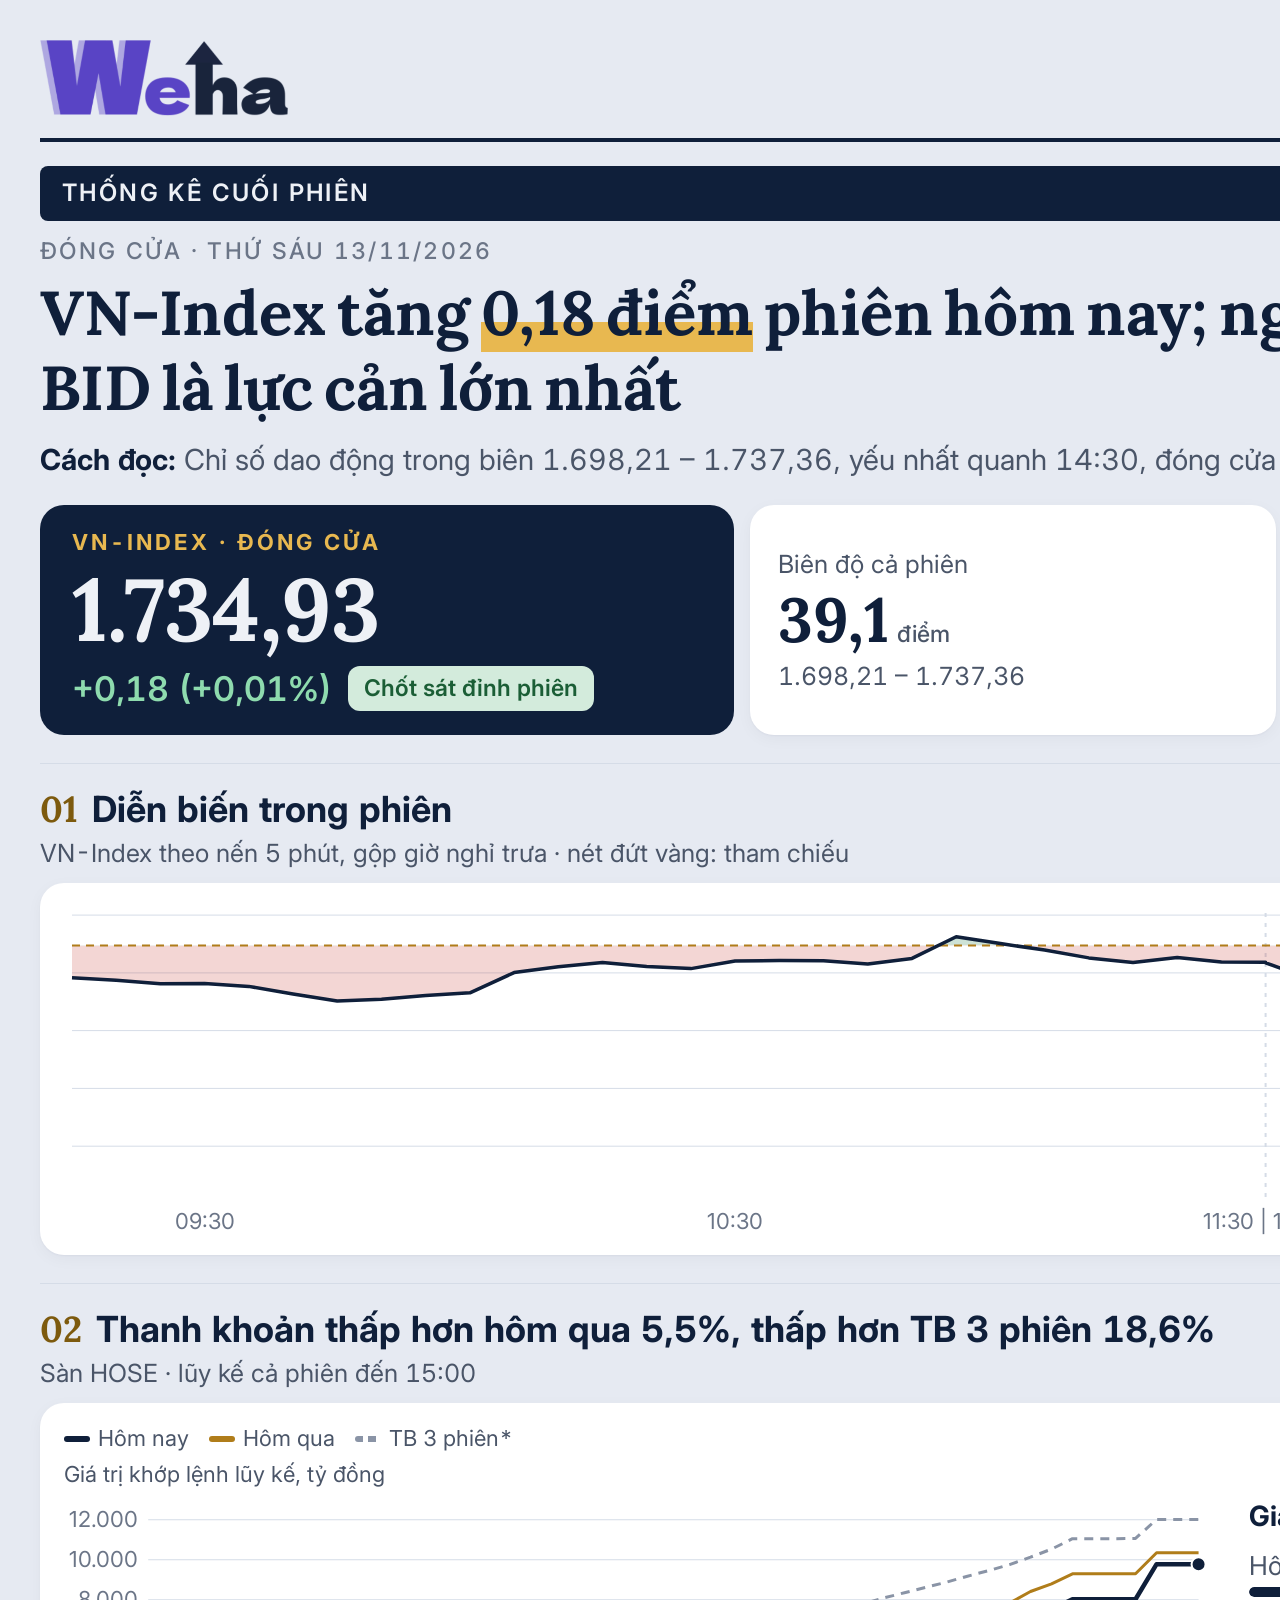
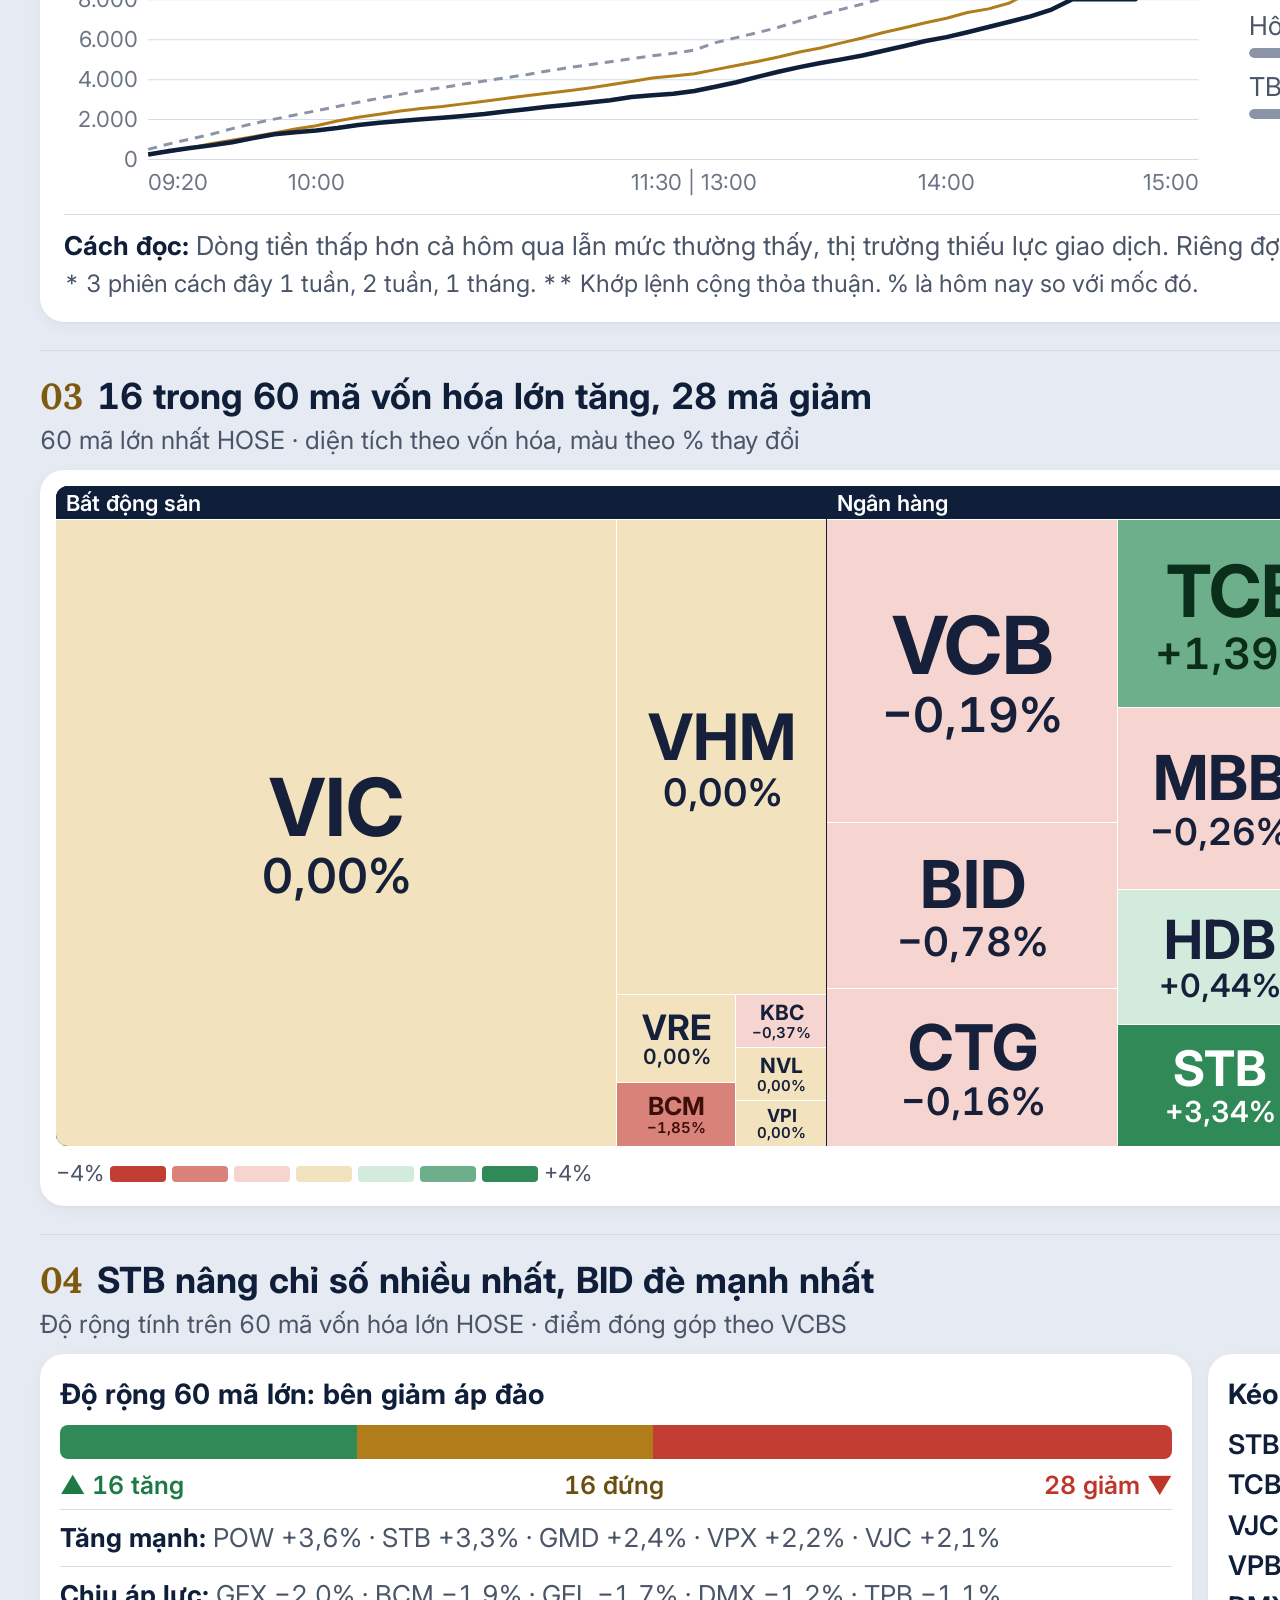
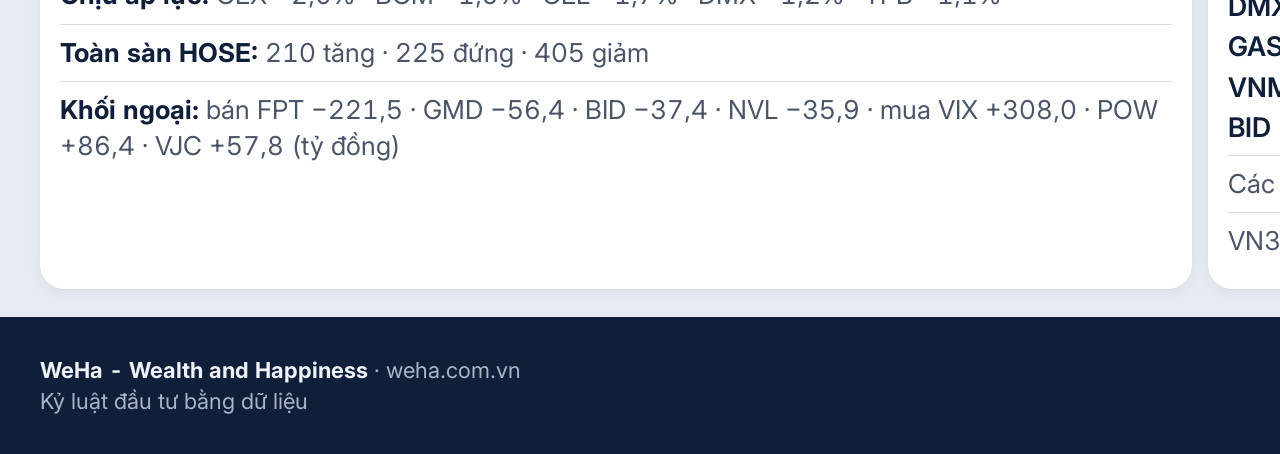
<file: thong-ke-cuoi-phien/2026-11-13/index.html>
<!doctype html><html lang="vi"><head><meta charset="utf-8"><title>Thống kê cuối phiên 13/11/2026</title><style>@font-face{font-family:Inter;src:url(../assets/fonts/Inter.ttf);font-weight:100 900}
@font-face{font-family:Lora;src:url(../assets/fonts/Lora.ttf);font-weight:400 700}
:root{--navy:#0F1F3A;--navy-track:#24375A;--gold:#B07D1A;--gold-strong:#7D5A0E;--gold-light:#E8B850;--gold-fill:#FBEFD2;
--surface-page:#E6EAF2;--surface:#FFFFFF;--surface-soft:#F5F7FA;--text:#16203A;--text-2:#4A5568;--text-muted:#6B7587;--border:#D5DCE7;--on-dark:#EEF1F6;--on-dark-2:#A9B4C6;
--up:#1E7A45;--down:#C0352A;--up-bg:#D3EBDC;--down-bg:#F6D5D0;--neutral-bg:#F2E2BE;--up-strong:#1B5E36;--neutral-strong:#6B4F10;--up-on-dark:#8EDBAE;--down-on-dark:#F59A90;--up-bar:#2F8A57;--down-bar:#C23E33;
--zone-up-fill:rgba(30,122,69,.22);--zone-down-fill:rgba(192,53,42,.20);--ink:#0F1F3A;--hero-bg:#0F1F3A;--footer-bg:#0F1F3A;--s4:#8A94A6;
--font-sans:"Inter",sans-serif;--font-serif:"Lora",serif;--shadow-card:0 1px 2px rgba(15,31,58,.04),0 4px 16px rgba(15,31,58,.04)}
*{box-sizing:border-box;margin:0}
body{font-family:var(--font-sans);font-size:26px;line-height:1.45;color:var(--text);background:var(--surface-page);-webkit-font-smoothing:antialiased;font-variant-numeric:tabular-nums}
.canvas{width:2400px;padding:40px 40px 0}
.top{display:flex;justify-content:space-between;align-items:center;padding-bottom:22px;border-bottom:4px solid var(--ink)}
.top img{height:76px}
.meta{display:flex;flex-direction:column;align-items:flex-end;font-size:24px;color:var(--text-2);line-height:1.3}
.meta b{color:var(--ink);font-size:28px}
.tag{font-size:22px;font-weight:700;letter-spacing:.1em;text-transform:uppercase;color:var(--gold-strong)}
.h1{font-family:var(--font-serif);font-variant-numeric:normal;word-spacing:-.08em;font-size:62px;font-weight:700;line-height:1.2;color:var(--ink);margin:8px 0 14px}
.h1 mark{background:linear-gradient(transparent 62%,var(--gold-light) 62%);color:inherit}
.band{background:var(--ink);color:var(--on-dark);border-radius:8px;padding:10px 22px;margin-top:24px;font-size:24px;font-weight:600;letter-spacing:.1em;text-transform:uppercase}
.kick{font-size:23px;font-weight:500;letter-spacing:.1em;text-transform:uppercase;color:var(--text-muted);margin-top:14px}
.lede{font-size:29px;line-height:1.45;color:var(--text-2);margin-bottom:24px}.lede b{color:var(--ink)}
.kpi{display:grid;grid-template-columns:1.32fr 1fr 1fr 1fr;gap:16px}
.card-hero{background:var(--hero-bg);color:var(--on-dark);border-radius:24px;padding:22px 32px}
.eyebrow{font-size:22px;font-weight:700;letter-spacing:.14em;text-transform:uppercase;color:var(--gold-light)}
.display-score{font-family:var(--font-serif);font-size:88px;font-variant-numeric:lining-nums proportional-nums;font-weight:700;line-height:1.1;letter-spacing:-.01em;margin-top:2px}
.hrow{display:flex;align-items:center;gap:16px;flex-wrap:wrap;margin-top:6px}
.chg{font-weight:600;white-space:nowrap}.chg.up{color:var(--up)}.chg.down{color:var(--down)}.chg.flat{color:var(--text-2)}
.card-hero .chg.up{color:var(--up-on-dark)}.card-hero .chg.down{color:var(--down-on-dark)}
.chg.big{font-size:34px}
.badge{padding:6px 16px;border-radius:12px;font-size:23px;font-weight:600}
.b-up{background:var(--up-bg);color:var(--up-strong)}.b-down{background:var(--down-bg);color:#9E2B21}.b-mid{background:var(--neutral-bg);color:var(--neutral-strong)}
.how-to-read{margin-top:14px;padding-top:12px;border-top:1px solid var(--border);font-size:26px;line-height:1.45;color:var(--text-2)}
.card-hero .how-to-read{border-top-color:var(--navy-track);color:var(--on-dark-2)}.card-hero .how-to-read b{color:var(--on-dark)}
.how-to-read b{color:var(--ink)}
.stat-tile{background:var(--surface);border-radius:24px;box-shadow:var(--shadow-card);padding:22px 28px;display:flex;flex-direction:column;justify-content:center;gap:4px}
.stat-label,.stat-sub{font-size:23px;color:var(--text-2);line-height:1.3}
.stat-value{font-family:var(--font-serif);font-variant-numeric:lining-nums proportional-nums;font-size:62px;font-weight:700;line-height:1.15;color:var(--ink)}
.stat-value.down{color:var(--down)}.stat-value.up{color:var(--up)}
.unit{font-family:var(--font-sans);font-size:23px;font-weight:500;color:var(--text-2);margin-left:8px}
.sh{font-size:36px;font-weight:700;line-height:1.3;color:var(--ink);margin-top:28px;padding-top:22px;border-top:1px solid var(--border)}
.sh em{font-family:var(--font-serif);font-style:normal;font-variant-numeric:lining-nums;color:var(--gold-strong);margin-right:14px}
.sub{font-size:25px;color:var(--text-2);margin:2px 0 12px}
.card{background:var(--surface);border-radius:24px;box-shadow:var(--shadow-card);padding:16px}
svg{display:block}
.ax{font:22px var(--font-sans);fill:var(--text-muted)}
.note{font:500 24px var(--font-sans);fill:var(--text-2)}
.lab{font:700 24px var(--font-sans)}
.liq{display:grid;grid-template-columns:1.06fr 1fr;gap:10px 32px;padding:20px 24px}.lrs{display:grid;grid-template-columns:1fr 1fr;gap:36px;align-content:center}
.lc{min-width:0}
.lg{display:flex;flex-wrap:wrap;gap:4px 20px;font-size:22px;color:var(--text-2)}
.lg span{display:inline-flex;align-items:center;gap:8px}
.lg i{width:26px;height:6px;border-radius:3px;display:inline-block}
.lg i.dash{background:repeating-linear-gradient(90deg,var(--s4) 0 8px,transparent 8px 13px)}
.cap{font-size:22px;color:var(--text-2);margin-top:4px}
.ct{font-size:26px;font-weight:700;color:var(--ink);margin-bottom:10px}
.cmp{display:grid;grid-template-columns:1fr auto 110px;column-gap:10px;align-items:baseline;font-size:26px;margin-bottom:10px}
.cl{color:var(--text-2)}.cv{font-weight:700;color:var(--ink)}.cc{text-align:right;font-size:22px}
.cb{grid-column:1/-1;height:10px;border-radius:5px;background:var(--surface-soft);margin-top:3px;overflow:hidden}
.cb i{display:block;height:100%;border-radius:5px}
.fn{font-size:24px;color:var(--text-2)}
.wide{grid-column:1/-1;margin-top:2px}
.heat{position:relative;overflow:hidden;border-radius:12px;background:var(--ink)}
.hg{position:absolute;outline:2px solid var(--ink);outline-offset:-1px;overflow:hidden}
.hl{position:absolute;left:0;top:0;right:0;height:34px;padding:0 10px;background:var(--ink);color:#fff;font-size:22px;line-height:34px;font-weight:600;white-space:nowrap;overflow:hidden}
.ht{position:absolute;display:flex;flex-direction:column;align-items:center;justify-content:center;font-weight:700;line-height:1.08;outline:1px solid var(--surface);outline-offset:-.5px;color:var(--text);overflow:hidden}
.ht small{font-weight:600}.ht.row{flex-direction:row;gap:8px}
.h3u{background:var(--up-bar);color:#fff}.h2u{background:color-mix(in srgb,var(--up-bar) 62%,var(--up-bg));color:#0B2E1B}.h1u{background:var(--up-bg)}
.h0{background:var(--neutral-bg)}
.h1d{background:var(--down-bg)}.h2d{background:color-mix(in srgb,var(--down-bar) 55%,var(--down-bg));color:#3D0F0A}.h3d{background:var(--down-bar);color:#fff}
.scale{display:flex;align-items:center;gap:6px;margin-top:12px;font-size:22px;color:var(--text-2)}
.scale i{width:56px;height:16px;border-radius:4px}
.two{display:grid;grid-template-columns:1fr 1fr;gap:16px}
.two .card{padding:20px}
.stack{display:flex;height:34px;border-radius:8px;overflow:hidden;margin-top:4px}
.sl{display:flex;justify-content:space-between;font-size:25px;margin:8px 0 6px}.nt{color:var(--neutral-strong);font-weight:600}
.ln{font-size:26px;line-height:1.4;color:var(--text-2);padding:10px 0;border-top:1px solid var(--border)}.ln b{color:var(--ink)}
.ln b.chg.up{color:var(--up)}.ln b.chg.down{color:var(--down)}
.rest{margin-top:6px}
.ctr{display:grid;grid-template-columns:84px 1fr 100px;align-items:center;font-size:27px;line-height:1.5}
.sy{font-weight:600;color:var(--ink)}.nv{text-align:right}
.tr{position:relative;height:20px;display:block}.tr i{position:absolute;top:0;bottom:0;border-radius:3px}
.foot{display:flex;justify-content:space-between;align-items:center;gap:24px;background:var(--footer-bg);color:var(--on-dark-2);font-size:22px;line-height:1.4;margin:28px -40px 0;padding:22px 40px}
.foot b{color:var(--on-dark)}.foot .r{max-width:860px;text-align:right}
.ct{font-size:28px}.stat-label,.stat-sub{font-size:25px}
</style></head><body><main class="canvas">
<header class="top"><img src="../assets/logo.png" alt="WeHa"><div class="meta"><b>Cuối phiên · 15:00</b><span>Thứ Sáu, 13/11/2026</span></div></header>
<div class="band">Thống kê cuối phiên</div>
<div class="kick">Đóng cửa · Thứ Sáu 13/11/2026</div>
<h1 class="h1">VN-Index tăng <mark>0,18 điểm</mark> phiên hôm nay; ngân hàng, du lịch và giải trí dẫn dắt, BID là lực cản lớn nhất</h1>
<p class="lede"><b>Cách đọc:</b> Chỉ số dao động trong biên 1.698,21 – 1.737,36, yếu nhất quanh 14:30, đóng cửa 1.734,93, trên tham chiếu 0,18 điểm.</p>
<section class="kpi">
<div class="card-hero"><div class="eyebrow">VN-Index · đóng cửa</div><div class="display-score">1.734,93</div>
<div class="hrow"><span class="chg up big">+0,18 (+0,01%)</span><span class="badge b-up">Chốt sát đỉnh phiên</span></div></div>
<div class="stat-tile"><div class="stat-label">Biên độ cả phiên</div><div class="stat-value">39,1<span class="unit">điểm</span></div><div class="stat-sub">1.698,21 – 1.737,36</div></div>
<div class="stat-tile"><div class="stat-label">Giá trị khớp lệnh</div><div class="stat-value">9.773<span class="unit">tỷ đồng</span></div><div class="stat-sub">Thỏa thuận thêm 5.365 tỷ đồng</div></div>
<div class="stat-tile"><div class="stat-label">Khối ngoại khớp lệnh</div><div class="stat-value up">+337<span class="unit">tỷ đồng</span></div><div class="stat-sub">Mua ròng mạnh VIX, POW, VJC</div></div>
</section>
<h2 class="sh"><em>01</em>Diễn biến trong phiên</h2><p class="sub">VN-Index theo nến 5 phút, gộp giờ nghỉ trưa · nét đứt vàng: tham chiếu</p>
<div class="card"><svg viewBox="0 0 2288 340" width="100%" role="img" aria-label="VN-Index theo nến 5 phút">
<defs><clipPath id="ab"><rect x="0" y="0" width="2288" height="46.4"/></clipPath>
<clipPath id="be"><rect x="0" y="46.4" width="2288" height="340"/></clipPath></defs>
<line x1="16" x2="2138" y1="247.2" y2="247.2" stroke="var(--border)"/><text x="2152" y="255.2" class="ax">1.700</text><line x1="16" x2="2138" y1="189.4" y2="189.4" stroke="var(--border)"/><text x="2152" y="197.4" class="ax">1.710</text><line x1="16" x2="2138" y1="131.6" y2="131.6" stroke="var(--border)"/><text x="2152" y="139.6" class="ax">1.720</text><line x1="16" x2="2138" y1="73.9" y2="73.9" stroke="var(--border)"/><line x1="16" x2="2138" y1="16.1" y2="16.1" stroke="var(--border)"/><line x1="1209.6" x2="1209.6" y1="14" y2="298" stroke="var(--border)" stroke-width="2" stroke-dasharray="4 6"/>
<path d="M16.0,78.8 L60.2,81.3 L104.4,84.7 L148.6,84.5 L192.8,87.4 L237.0,95.0 L281.2,101.9 L325.5,100.3 L369.7,96.6 L413.9,93.8 L458.1,73.6 L502.3,67.7 L546.5,63.6 L590.7,67.5 L634.9,69.6 L679.1,62.0 L723.3,61.5 L767.5,61.8 L811.8,65.0 L856.0,59.4 L900.2,37.7 L944.4,44.6 L988.6,51.0 L1032.8,58.9 L1077.0,63.6 L1121.2,58.6 L1165.4,63.1 L1209.6,63.2 L1209.6,63.8 L1253.8,79.8 L1298.0,80.9 L1342.2,72.4 L1386.5,63.6 L1430.7,59.4 L1474.9,54.4 L1519.1,52.1 L1563.3,53.9 L1607.5,60.6 L1651.7,60.2 L1695.9,55.6 L1740.1,54.3 L1784.3,51.2 L1828.5,55.8 L1872.8,54.7 L1917.0,46.2 L1961.2,38.6 L2005.4,257.5 L2049.6,95.0 L2093.8,73.7 L2138.0,45.4 L2138.0,46.4 L16.0,46.4 Z" fill="var(--zone-up-fill)" clip-path="url(#ab)"/>
<path d="M16.0,78.8 L60.2,81.3 L104.4,84.7 L148.6,84.5 L192.8,87.4 L237.0,95.0 L281.2,101.9 L325.5,100.3 L369.7,96.6 L413.9,93.8 L458.1,73.6 L502.3,67.7 L546.5,63.6 L590.7,67.5 L634.9,69.6 L679.1,62.0 L723.3,61.5 L767.5,61.8 L811.8,65.0 L856.0,59.4 L900.2,37.7 L944.4,44.6 L988.6,51.0 L1032.8,58.9 L1077.0,63.6 L1121.2,58.6 L1165.4,63.1 L1209.6,63.2 L1209.6,63.8 L1253.8,79.8 L1298.0,80.9 L1342.2,72.4 L1386.5,63.6 L1430.7,59.4 L1474.9,54.4 L1519.1,52.1 L1563.3,53.9 L1607.5,60.6 L1651.7,60.2 L1695.9,55.6 L1740.1,54.3 L1784.3,51.2 L1828.5,55.8 L1872.8,54.7 L1917.0,46.2 L1961.2,38.6 L2005.4,257.5 L2049.6,95.0 L2093.8,73.7 L2138.0,45.4 L2138.0,46.4 L16.0,46.4 Z" fill="var(--zone-down-fill)" clip-path="url(#be)"/>
<line x1="16" x2="2138" y1="46.4" y2="46.4" stroke="var(--gold)" stroke-width="2" stroke-dasharray="8 6"/>
<line x1="2138.0" x2="2148" y1="45.4" y2="45.4" stroke="var(--ink)" stroke-width="1.5" stroke-dasharray="3 6"/>
<path d="M16.0,78.8 L60.2,81.3 L104.4,84.7 L148.6,84.5 L192.8,87.4 L237.0,95.0 L281.2,101.9 L325.5,100.3 L369.7,96.6 L413.9,93.8 L458.1,73.6 L502.3,67.7 L546.5,63.6 L590.7,67.5 L634.9,69.6 L679.1,62.0 L723.3,61.5 L767.5,61.8 L811.8,65.0 L856.0,59.4 L900.2,37.7 L944.4,44.6 L988.6,51.0 L1032.8,58.9 L1077.0,63.6 L1121.2,58.6 L1165.4,63.1 L1209.6,63.2 L1209.6,63.8 L1253.8,79.8 L1298.0,80.9 L1342.2,72.4 L1386.5,63.6 L1430.7,59.4 L1474.9,54.4 L1519.1,52.1 L1563.3,53.9 L1607.5,60.6 L1651.7,60.2 L1695.9,55.6 L1740.1,54.3 L1784.3,51.2 L1828.5,55.8 L1872.8,54.7 L1917.0,46.2 L1961.2,38.6 L2005.4,257.5 L2049.6,95.0 L2093.8,73.7 L2138.0,45.4" fill="none" stroke="var(--ink)" stroke-width="3.5" stroke-linejoin="round"/>
<circle cx="2005.4" cy="257.5" r="7" fill="var(--down)" stroke="#fff" stroke-width="2"/>
<text x="2015.4" y="237.5" text-anchor="end" class="lab" fill="var(--down)">Thấp nhất 1.698,22</text>
<circle cx="2138.0" cy="45.4" r="8" fill="var(--ink)" stroke="#fff" stroke-width="2"/>
<rect x="2148" y="22.4" width="138" height="46" rx="8" fill="var(--ink)"/>
<text x="2217.0" y="53.4" text-anchor="middle" class="lab" fill="#fff">1.734,93</text>
<text x="2124" y="78.4" text-anchor="end" class="lab" fill="var(--gold-strong)">Tham chiếu 1.734,75</text>
<text x="148.6" y="330" text-anchor="middle" class="ax">09:30</text><text x="679.1" y="330" text-anchor="middle" class="ax">10:30</text><text x="1209.6" y="330" text-anchor="middle" class="ax">11:30 | 13:00</text><text x="1740.1" y="330" text-anchor="middle" class="ax">14:00</text><text x="2138.0" y="330" text-anchor="middle" class="ax">14:45</text></svg></div>
<h2 class="sh"><em>02</em>Thanh khoản thấp hơn hôm qua 5,5%, thấp hơn TB 3 phiên 18,6%</h2><p class="sub">Sàn HOSE · lũy kế cả phiên đến 15:00</p>
<div class="card liq"><div class="lc"><div class="lg"><span><i style="background:var(--ink)"></i>Hôm nay</span><span><i style="background:var(--gold)"></i>Hôm qua</span><span><i class="dash"></i>TB 3 phiên*</span></div>
<div class="cap">Giá trị khớp lệnh lũy kế, tỷ đồng</div><svg viewBox="0 0 1150 310" width="100%" role="img" aria-label="Thanh khoản lũy kế theo giờ"><line x1="84" x2="1132" y1="268.0" y2="268.0" stroke="var(--border)"/><text x="74" y="275.0" text-anchor="end" class="ax">0</text><line x1="84" x2="1132" y1="228.1" y2="228.1" stroke="var(--border)"/><text x="74" y="235.1" text-anchor="end" class="ax">2.000</text><line x1="84" x2="1132" y1="188.2" y2="188.2" stroke="var(--border)"/><text x="74" y="195.2" text-anchor="end" class="ax">4.000</text><line x1="84" x2="1132" y1="148.3" y2="148.3" stroke="var(--border)"/><text x="74" y="155.3" text-anchor="end" class="ax">6.000</text><line x1="84" x2="1132" y1="108.4" y2="108.4" stroke="var(--border)"/><text x="74" y="115.4" text-anchor="end" class="ax">8.000</text><line x1="84" x2="1132" y1="68.5" y2="68.5" stroke="var(--border)"/><text x="74" y="75.5" text-anchor="end" class="ax">10.000</text><line x1="84" x2="1132" y1="28.6" y2="28.6" stroke="var(--border)"/><text x="74" y="35.6" text-anchor="end" class="ax">12.000</text><text x="84.0" y="298" text-anchor="start" class="ax">09:20</text><text x="251.7" y="298" text-anchor="middle" class="ax">10:00</text><text x="629.0" y="298" text-anchor="middle" class="ax">11:30 | 13:00</text><text x="880.5" y="298" text-anchor="middle" class="ax">14:00</text><text x="1132.0" y="298" text-anchor="end" class="ax">15:00</text>
<path d="M84.0,257.8 L105.0,252.3 L125.9,247.5 L146.9,242.7 L167.8,237.1 L188.8,232.0 L209.8,227.6 L230.7,223.4 L251.7,219.3 L272.6,215.0 L293.6,210.8 L314.6,206.8 L335.5,202.9 L356.5,199.2 L377.4,196.1 L398.4,192.7 L419.4,189.6 L440.3,186.4 L461.3,183.3 L482.2,179.5 L503.2,176.3 L524.2,173.3 L545.1,170.3 L566.1,167.4 L587.0,164.5 L608.0,161.9 L629.0,158.8 L649.9,151.3 L670.9,146.3 L691.8,141.4 L712.8,136.0 L733.8,129.6 L754.7,123.6 L775.7,118.1 L796.6,112.8 L817.6,106.8 L838.6,101.5 L859.5,96.2 L880.5,91.0 L901.4,85.0 L922.4,79.5 L943.4,73.4 L964.3,66.0 L985.3,58.0 L1006.2,47.6 L1027.2,47.6 L1048.2,47.6 L1069.1,47.3 L1090.1,28.4 L1111.0,28.4 L1132.0,28.4" fill="none" stroke="var(--s4)" stroke-width="3" stroke-linejoin="round" stroke-dasharray="9 7"/><path d="M84.0,263.0 L105.0,260.2 L125.9,256.4 L146.9,252.2 L167.8,248.6 L188.8,245.1 L209.8,241.5 L230.7,237.5 L251.7,234.2 L272.6,229.5 L293.6,225.8 L314.6,222.7 L335.5,219.5 L356.5,217.1 L377.4,215.0 L398.4,212.4 L419.4,209.7 L440.3,207.0 L461.3,204.2 L482.2,201.7 L503.2,199.3 L524.2,196.5 L545.1,193.3 L566.1,190.0 L587.0,186.5 L608.0,184.5 L629.0,182.4 L649.9,178.2 L670.9,174.2 L691.8,170.1 L712.8,165.7 L733.8,160.7 L754.7,156.6 L775.7,151.5 L796.6,146.6 L817.6,141.2 L838.6,136.5 L859.5,131.5 L880.5,126.9 L901.4,121.3 L922.4,117.6 L943.4,111.7 L964.3,100.3 L985.3,92.6 L1006.2,82.6 L1027.2,82.6 L1048.2,82.6 L1069.1,82.6 L1090.1,61.6 L1111.0,61.6 L1132.0,61.6" fill="none" stroke="var(--gold)" stroke-width="3" stroke-linejoin="round" /><path d="M84.0,263.0 L105.0,259.5 L125.9,256.5 L146.9,253.8 L167.8,250.7 L188.8,246.6 L209.8,242.7 L230.7,240.7 L251.7,238.9 L272.6,236.4 L293.6,233.4 L314.6,231.3 L335.5,229.4 L356.5,227.8 L377.4,226.2 L398.4,224.6 L419.4,222.6 L440.3,220.0 L461.3,217.8 L482.2,215.3 L503.2,213.3 L524.2,211.0 L545.1,208.7 L566.1,205.6 L587.0,203.9 L608.0,202.3 L629.0,199.5 L649.9,195.3 L670.9,190.8 L691.8,185.4 L712.8,180.4 L733.8,175.7 L754.7,171.6 L775.7,168.0 L796.6,164.2 L817.6,159.4 L838.6,154.7 L859.5,149.7 L880.5,145.8 L901.4,141.0 L922.4,135.7 L943.4,130.4 L964.3,125.1 L985.3,118.3 L1006.2,108.0 L1027.2,108.0 L1048.2,108.0 L1069.1,108.0 L1090.1,73.0 L1111.0,73.0 L1132.0,73.0" fill="none" stroke="var(--ink)" stroke-width="4.5" stroke-linejoin="round" />
<circle cx="1132.0" cy="73.0" r="7" fill="var(--ink)" stroke="#fff" stroke-width="2"/></svg></div>
<div class="lrs"><div class="lr"><div class="ct">Giá trị khớp lệnh, tỷ đồng</div><div class="cmp"><span class="cl">Hôm nay</span><span class="cv">9.773</span><span class="cc"></span><span class="cb"><i style="width:81.4%;background:var(--ink)"></i></span></div><div class="cmp"><span class="cl">Hôm qua</span><span class="cv">10.347</span><span class="cc"><span class="chg down">−5,5%</span></span><span class="cb"><i style="width:86.1%;background:var(--s4)"></i></span></div><div class="cmp"><span class="cl">TB 3 phiên*</span><span class="cv">12.011</span><span class="cc"><span class="chg down">−18,6%</span></span><span class="cb"><i style="width:100.0%;background:var(--s4)"></i></span></div>
</div><div class="lr"><div class="ct">Gồm thỏa thuận, tỷ đồng**</div><div class="cmp"><span class="cl">Hôm nay</span><span class="cv">15.138</span><span class="cc"></span><span class="cb"><i style="width:98.5%;background:var(--ink)"></i></span></div><div class="cmp"><span class="cl">Hôm qua</span><span class="cv">15.138</span><span class="cc"><span class="chg flat">0,0%</span></span><span class="cb"><i style="width:98.5%;background:var(--s4)"></i></span></div><div class="cmp"><span class="cl">TB 3 phiên*</span><span class="cv">15.373</span><span class="cc"><span class="chg down">−1,5%</span></span><span class="cb"><i style="width:100.0%;background:var(--s4)"></i></span></div></div></div>
<div class="how-to-read wide"><b>Cách đọc:</b> Dòng tiền thấp hơn cả hôm qua lẫn mức thường thấy, thị trường thiếu lực giao dịch. Riêng đợt ATC khớp 1.753 tỷ đồng.<br><span class="fn">* 3 phiên cách đây 1 tuần, 2 tuần, 1 tháng. ** Khớp lệnh cộng thỏa thuận. % là hôm nay so với mốc đó.</span></div></div>
<h2 class="sh"><em>03</em>16 trong 60 mã vốn hóa lớn tăng, 28 mã giảm</h2><p class="sub">60 mã lớn nhất HOSE · diện tích theo vốn hóa, màu theo % thay đổi</p>
<div class="card"><div class="heat" style="width:2288px;height:660px"><div class="hg" style="left:0.0px;top:0.0px;width:771.1px;height:660.0px"><b class="hl">Bất động sản</b><div class="ht h0" style="left:0.0px;top:34.0px;width:561.1px;height:626.0px"><span style="font-size:80px">VIC</span><small style="font-size:48px">0,00%</small></div><div class="ht h0" style="left:561.1px;top:34.0px;width:210.0px;height:474.8px"><span style="font-size:64px">VHM</span><small style="font-size:38px">0,00%</small></div><div class="ht h0" style="left:561.1px;top:508.8px;width:119.1px;height:88.0px"><span style="font-size:35px">VRE</span><small style="font-size:21px">0,00%</small></div><div class="ht h2d" style="left:561.1px;top:596.8px;width:119.1px;height:63.2px"><span style="font-size:25px">BCM</span><small style="font-size:15px">−1,85%</small></div><div class="ht h1d" style="left:680.2px;top:508.8px;width:91.0px;height:53.2px"><span style="font-size:21px">KBC</span><small style="font-size:15px">−0,37%</small></div><div class="ht h0" style="left:680.2px;top:561.9px;width:91.0px;height:53.1px"><span style="font-size:21px">NVL</span><small style="font-size:15px">0,00%</small></div><div class="ht h0" style="left:680.2px;top:615.1px;width:91.0px;height:44.9px"><span style="font-size:18px">VPI</span><small style="font-size:15px">0,00%</small></div></div><div class="hg" style="left:771.1px;top:0.0px;width:750.4px;height:660.0px"><b class="hl">Ngân hàng</b><div class="ht h1d" style="left:0.0px;top:34.0px;width:291.4px;height:303.0px"><span style="font-size:80px">VCB</span><small style="font-size:48px">−0,19%</small></div><div class="ht h1d" style="left:0.0px;top:337.0px;width:291.4px;height:165.6px"><span style="font-size:66px">BID</span><small style="font-size:40px">−0,78%</small></div><div class="ht h1d" style="left:0.0px;top:502.6px;width:291.4px;height:157.4px"><span style="font-size:63px">CTG</span><small style="font-size:38px">−0,16%</small></div><div class="ht h2u" style="left:291.4px;top:34.0px;width:236.2px;height:187.9px"><span style="font-size:72px">TCB</span><small style="font-size:43px">+1,39%</small></div><div class="ht h1u" style="left:527.6px;top:34.0px;width:222.8px;height:187.9px"><span style="font-size:68px">VPB</span><small style="font-size:41px">+0,91%</small></div><div class="ht h1d" style="left:291.4px;top:221.9px;width:203.5px;height:181.6px"><span style="font-size:62px">MBB</span><small style="font-size:37px">−0,26%</small></div><div class="ht h1u" style="left:291.4px;top:403.5px;width:203.5px;height:135.1px"><span style="font-size:54px">HDB</span><small style="font-size:32px">+0,44%</small></div><div class="ht h3u" style="left:291.4px;top:538.6px;width:203.5px;height:121.4px"><span style="font-size:49px">STB</span><small style="font-size:29px">+3,34%</small></div><div class="ht h1d" style="left:494.9px;top:221.9px;width:134.5px;height:170.5px"><span style="font-size:41px">ACB</span><small style="font-size:24px">−0,25%</small></div><div class="ht h1d" style="left:629.4px;top:221.9px;width:121.0px;height:170.5px"><span style="font-size:37px">LPB</span><small style="font-size:22px">−0,41%</small></div><div class="ht h2u" style="left:494.9px;top:392.4px;width:132.9px;height:89.7px"><span style="font-size:36px">MSB</span><small style="font-size:22px">+1,55%</small></div><div class="ht h1d" style="left:627.8px;top:392.4px;width:122.6px;height:89.7px"><span style="font-size:36px">SHB</span><small style="font-size:22px">−0,91%</small></div><div class="ht h0" style="left:494.9px;top:482.1px;width:113.7px;height:89.0px"><span style="font-size:34px">VIB</span><small style="font-size:21px">0,00%</small></div><div class="ht h0" style="left:494.9px;top:571.1px;width:113.7px;height:88.9px"><span style="font-size:34px">SSB</span><small style="font-size:21px">0,00%</small></div><div class="ht h2d" style="left:608.6px;top:482.1px;width:78.6px;height:99.3px"><span style="font-size:24px">TPB</span><small style="font-size:15px">−1,15%</small></div><div class="ht h1u" style="left:687.2px;top:482.1px;width:63.2px;height:99.3px"><span style="font-size:19px">OCB</span><small style="font-size:15px">+0,93%</small></div><div class="ht h0" style="left:608.6px;top:581.4px;width:74.6px;height:78.6px"><span style="font-size:23px">EIB</span><small style="font-size:15px">0,00%</small></div><div class="ht h2u" style="left:683.1px;top:581.4px;width:67.2px;height:78.6px"><span style="font-size:20px">NAB</span><small style="font-size:15px">+1,54%</small></div></div><div class="hg" style="left:1521.5px;top:0.0px;width:276.5px;height:350.5px"><b class="hl">Công nghiệp</b><div class="ht h0" style="left:0.0px;top:34.0px;width:167.0px;height:200.5px"><span style="font-size:51px">HPG</span><small style="font-size:30px">0,00%</small></div><div class="ht h1d" style="left:167.0px;top:34.0px;width:109.5px;height:200.5px"><span style="font-size:33px">GVR</span><small style="font-size:20px">−0,68%</small></div><div class="ht h1d" style="left:0.0px;top:234.5px;width:67.1px;height:116.0px"><span style="font-size:20px">GEE</span><small style="font-size:15px">−0,97%</small></div><div class="ht h2u" style="left:67.1px;top:234.5px;width:97.2px;height:61.6px"><span style="font-size:25px">GMD</span><small style="font-size:15px">+2,42%</small></div><div class="ht h2d" style="left:67.1px;top:296.1px;width:97.2px;height:54.4px"><span style="font-size:22px">GEX</span><small style="font-size:15px">−2,05%</small></div><div class="ht h2u" style="left:164.3px;top:234.5px;width:60.7px;height:86.2px"><span style="font-size:18px">REE</span><small style="font-size:15px">+1,22%</small></div><div class="ht h2d" style="left:225.0px;top:234.5px;width:51.5px;height:86.2px"><span style="font-size:19px">GEL</span></div><div class="ht h1d row" style="left:164.3px;top:320.8px;width:112.2px;height:29.7px"><span style="font-size:19px">VGC</span><small style="font-size:15px">−0,86%</small></div></div><div class="hg" style="left:1521.5px;top:350.5px;width:276.5px;height:309.5px"><b class="hl">Năng lượng</b><div class="ht h1d" style="left:0.0px;top:34.0px;width:206.8px;height:160.1px"><span style="font-size:63px">GAS</span><small style="font-size:38px">−0,68%</small></div><div class="ht h1d" style="left:0.0px;top:194.1px;width:206.8px;height:115.4px"><span style="font-size:46px">BSR</span><small style="font-size:28px">−0,59%</small></div><div class="ht h1d" style="left:206.8px;top:34.0px;width:69.7px;height:112.6px"><span style="font-size:21px">PLX</span><small style="font-size:15px">−0,30%</small></div><div class="ht h3u" style="left:206.8px;top:146.6px;width:69.7px;height:98.3px"><span style="font-size:21px">POW</span><small style="font-size:15px">+3,57%</small></div><div class="ht h0" style="left:206.8px;top:244.9px;width:69.7px;height:64.6px"><span style="font-size:21px">PGV</span><small style="font-size:15px">0,00%</small></div></div><div class="hg" style="left:1798.0px;top:0.0px;width:254.4px;height:317.6px"><b class="hl">Chứng khoán</b><div class="ht h1d" style="left:0.0px;top:34.0px;width:147.3px;height:117.0px"><span style="font-size:45px">TCX</span><small style="font-size:27px">−0,53%</small></div><div class="ht h2d" style="left:147.3px;top:34.0px;width:107.2px;height:117.0px"><span style="font-size:32px">VCK</span><small style="font-size:19px">−1,08%</small></div><div class="ht h1d" style="left:0.0px;top:151.0px;width:112.4px;height:96.2px"><span style="font-size:34px">SSI</span><small style="font-size:20px">−0,25%</small></div><div class="ht h2u" style="left:0.0px;top:247.1px;width:112.4px;height:70.5px"><span style="font-size:28px">VPX</span><small style="font-size:17px">+2,17%</small></div><div class="ht h2d" style="left:112.4px;top:151.0px;width:72.1px;height:82.8px"><span style="font-size:22px">HCM</span><small style="font-size:15px">−1,08%</small></div><div class="ht h0" style="left:184.5px;top:151.0px;width:69.9px;height:82.8px"><span style="font-size:21px">VIX</span><small style="font-size:15px">0,00%</small></div><div class="ht h2d" style="left:112.4px;top:233.7px;width:49.2px;height:83.9px"><span style="font-size:19px">VCI</span></div><div class="ht h0" style="left:161.6px;top:233.7px;width:47.6px;height:83.9px"><span style="font-size:19px">LPS</span></div><div class="ht h0" style="left:209.2px;top:233.7px;width:45.3px;height:83.9px"><span style="font-size:19px">VND</span></div></div><div class="hg" style="left:2052.4px;top:0.0px;width:235.6px;height:317.6px"><b class="hl">Thực phẩm</b><div class="ht h1d" style="left:0.0px;top:34.0px;width:235.6px;height:134.2px"><span style="font-size:54px">MCH</span><small style="font-size:32px">−0,32%</small></div><div class="ht h2d" style="left:0.0px;top:168.2px;width:145.5px;height:149.5px"><span style="font-size:44px">VNM</span><small style="font-size:26px">−1,11%</small></div><div class="ht h1d" style="left:145.5px;top:168.2px;width:90.1px;height:110.1px"><span style="font-size:27px">SAB</span><small style="font-size:16px">−0,35%</small></div><div class="ht h1u" style="left:145.5px;top:278.3px;width:90.1px;height:39.4px"><span style="font-size:19px">SBT</span></div></div><div class="hg" style="left:1798.0px;top:317.6px;width:202.7px;height:342.4px"><b class="hl">Du lịch</b><div class="ht h0" style="left:0.0px;top:34.0px;width:202.7px;height:153.9px"><span style="font-size:61px">VPL</span><small style="font-size:37px">0,00%</small></div><div class="ht h2u" style="left:0.0px;top:187.9px;width:121.0px;height:154.5px"><span style="font-size:37px">VJC</span><small style="font-size:22px">+2,12%</small></div><div class="ht h1u" style="left:121.0px;top:187.9px;width:81.7px;height:154.5px"><span style="font-size:25px">HVN</span><small style="font-size:15px">+0,91%</small></div></div><div class="hg" style="left:2000.7px;top:317.6px;width:287.3px;height:238.4px"><b class="hl">Bán lẻ</b><div class="ht h0" style="left:0.0px;top:34.0px;width:185.3px;height:102.2px"><span style="font-size:41px">MSN</span><small style="font-size:25px">0,00%</small></div><div class="ht h0" style="left:0.0px;top:136.2px;width:185.3px;height:102.2px"><span style="font-size:41px">MWG</span><small style="font-size:25px">0,00%</small></div><div class="ht h2d" style="left:185.3px;top:34.0px;width:102.0px;height:161.5px"><span style="font-size:31px">DMX</span><small style="font-size:19px">−1,18%</small></div><div class="ht h1d" style="left:185.3px;top:195.5px;width:102.0px;height:43.0px"><span style="font-size:17px">FRT</span><small style="font-size:15px">−0,54%</small></div></div><div class="hg" style="left:2000.7px;top:556.1px;width:287.3px;height:103.9px"><b class="hl">Khác</b><div class="ht h2u" style="left:0.0px;top:34.0px;width:195.8px;height:69.9px"><span style="font-size:28px">FPT</span><small style="font-size:17px">+1,11%</small></div><div class="ht h2u" style="left:195.8px;top:34.0px;width:91.5px;height:69.9px"><span style="font-size:28px">BVH</span><small style="font-size:17px">+1,26%</small></div></div></div><div class="scale"><span>−4%</span><i class="h3d"></i><i class="h2d"></i><i class="h1d"></i><i class="h0"></i><i class="h1u"></i><i class="h2u"></i><i class="h3u"></i><span>+4%</span></div></div>
<h2 class="sh"><em>04</em>STB nâng chỉ số nhiều nhất, BID đè mạnh nhất</h2><p class="sub">Độ rộng tính trên 60 mã vốn hóa lớn HOSE · điểm đóng góp theo VCBS</p>
<section class="two"><div class="card"><div class="ct">Độ rộng 60 mã lớn: bên giảm áp đảo</div>
<div class="stack"><i style="flex:16;background:var(--up-bar)"></i><i style="flex:16;background:var(--gold)"></i><i style="flex:28;background:var(--down-bar)"></i></div>
<div class="sl"><span class="chg up">▲ 16 tăng</span><span class="nt">16 đứng</span><span class="chg down">28 giảm ▼</span></div>
<p class="ln"><b>Tăng mạnh:</b> POW +3,6% · STB +3,3% · GMD +2,4% · VPX +2,2% · VJC +2,1%</p><p class="ln"><b>Chịu áp lực:</b> GEX −2,0% · BCM −1,9% · GEL −1,7% · DMX −1,2% · TPB −1,1%</p>
<p class="ln"><b>Toàn sàn HOSE:</b> 210 tăng · 225 đứng · 405 giảm</p><p class="ln"><b>Khối ngoại:</b> bán FPT −221,5 · GMD −56,4 · BID −37,4 · NVL −35,9 · mua VIX +308,0 · POW +86,4 · VJC +57,8 (tỷ đồng)</p></div>
<div class="card"><div class="ct">Kéo / đè chỉ số, điểm</div><div class="ctr"><span class="sy">STB</span><span class="tr"><i style="left:50%;width:46.0%;background:var(--up-bar)"></i></span><span class="chg up nv">+0,89</span></div><div class="ctr"><span class="sy">TCB</span><span class="tr"><i style="left:50%;width:33.8%;background:var(--up-bar)"></i></span><span class="chg up nv">+0,66</span></div><div class="ctr"><span class="sy">VJC</span><span class="tr"><i style="left:50%;width:23.7%;background:var(--up-bar)"></i></span><span class="chg up nv">+0,46</span></div><div class="ctr"><span class="sy">VPB</span><span class="tr"><i style="left:50%;width:21.2%;background:var(--up-bar)"></i></span><span class="chg up nv">+0,41</span></div><div class="ctr"><span class="sy">DMX</span><span class="tr"><i style="right:50%;width:12.1%;background:var(--down-bar)"></i></span><span class="chg down nv">−0,23</span></div><div class="ctr"><span class="sy">GAS</span><span class="tr"><i style="right:50%;width:12.8%;background:var(--down-bar)"></i></span><span class="chg down nv">−0,25</span></div><div class="ctr"><span class="sy">VNM</span><span class="tr"><i style="right:50%;width:13.3%;background:var(--down-bar)"></i></span><span class="chg down nv">−0,26</span></div><div class="ctr"><span class="sy">BID</span><span class="tr"><i style="right:50%;width:20.6%;background:var(--down-bar)"></i></span><span class="chg down nv">−0,40</span></div>
<p class="ln rest">Các mã còn lại cộng dồn: <b>−1,10 điểm</b></p>
<p class="ln">VN30F 11/2026: <b class="chg up">1.851,0 (+0,47%)</b> · basis +6,1</p></div></section>
<footer class="foot"><div><b>WeHa - Wealth and Happiness</b> · weha.com.vn<br>Kỷ luật đầu tư bằng dữ liệu</div>
<div class="r">Nguồn: VCBS · cập nhật 15:07 13/11/2026. Khối ngoại và thỏa thuận có thể được nguồn cập nhật thêm sau giờ giao dịch. Chỉ để tham khảo, không phải khuyến nghị đầu tư.</div></footer>
</main></body></html>
</file>
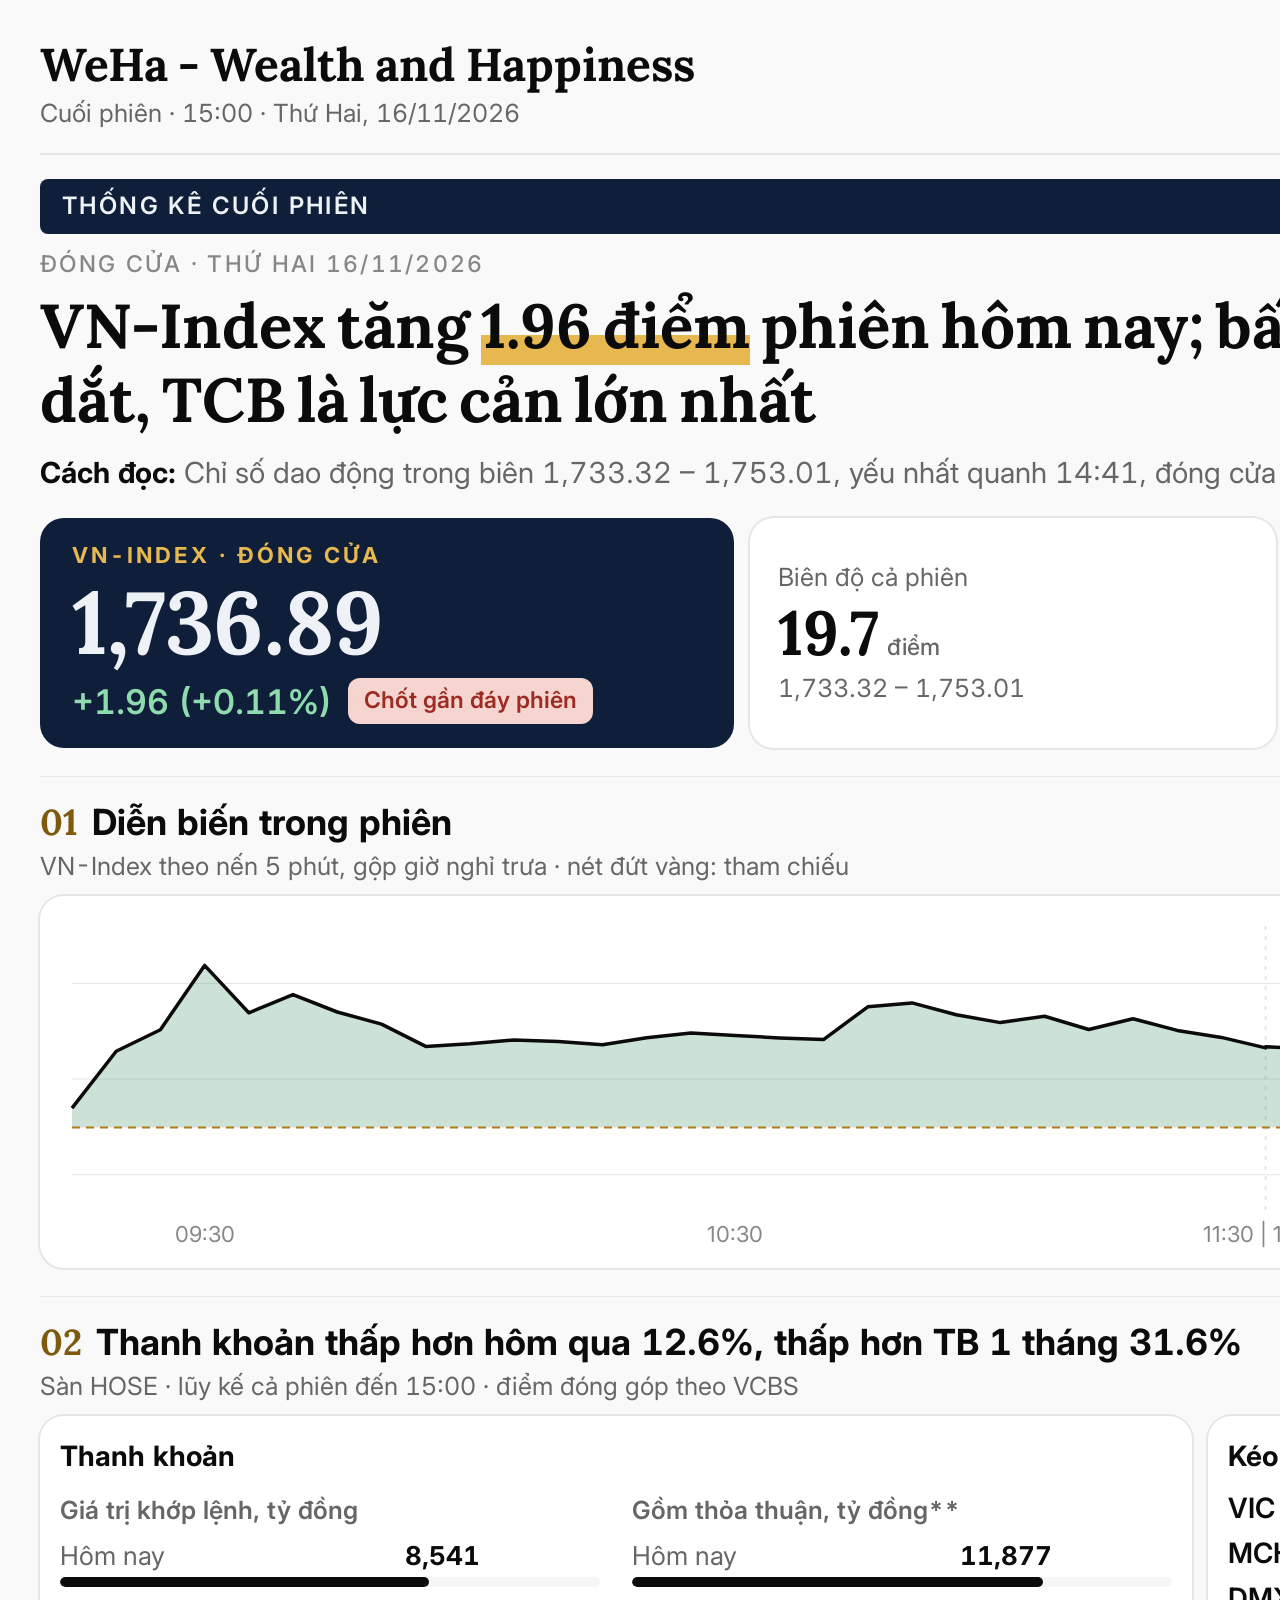
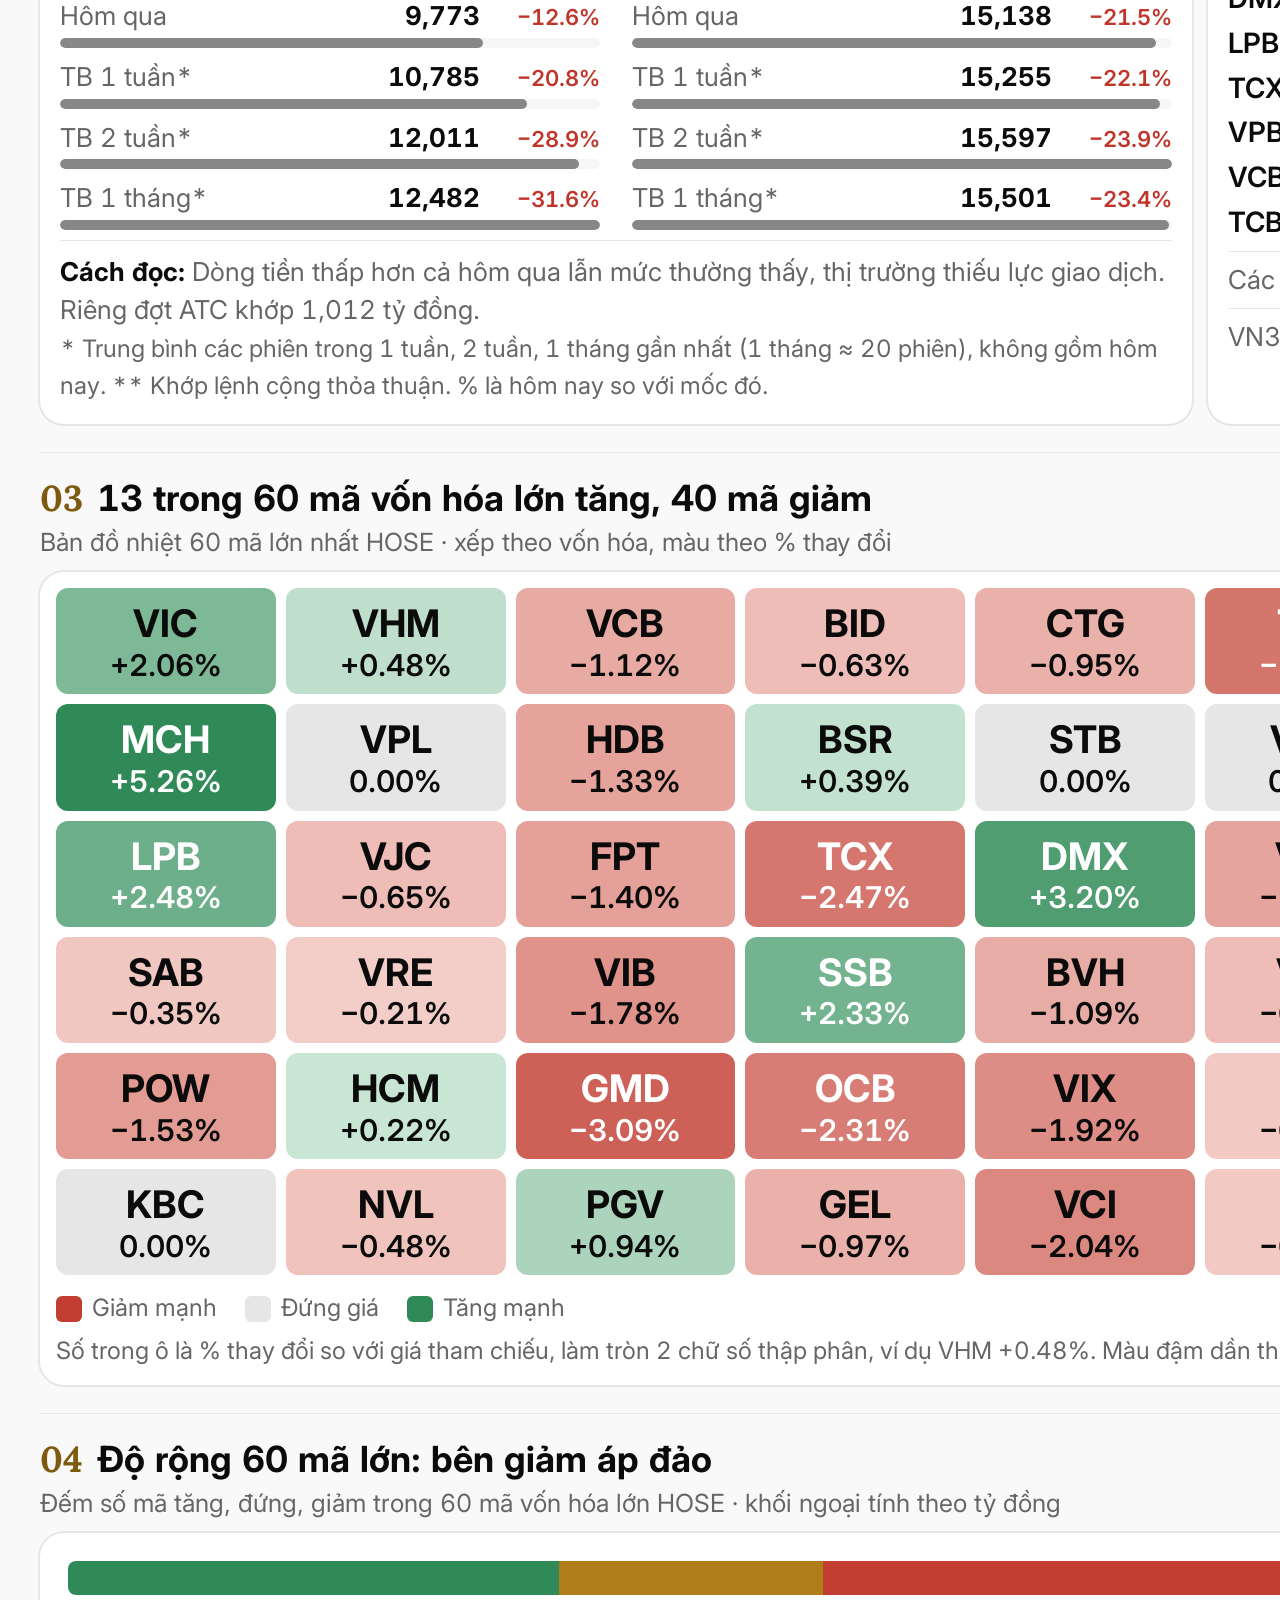
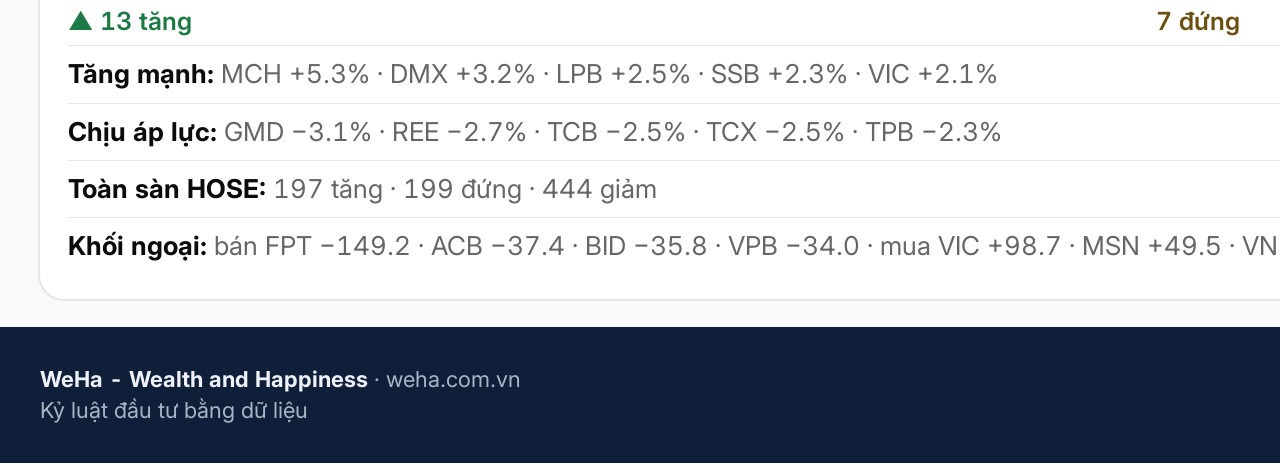
<file: thong-ke-cuoi-phien/2026-11-16/index.html>
<!doctype html><html lang="vi"><head><meta charset="utf-8"><title>Thống kê cuối phiên 16/11/2026</title><style>@font-face{font-family:Inter;src:url(../assets/fonts/Inter.ttf);font-weight:100 900}
@font-face{font-family:Lora;src:url(../assets/fonts/Lora.ttf);font-weight:400 700}
:root{--navy:#0F1F3A;--navy-track:#24375A;--gold:#B07D1A;--gold-strong:#7D5A0E;--gold-light:#E8B850;--gold-fill:#FBEFD2;
--surface-page:#F9F9F9;--surface:#FFFFFF;--surface-soft:#F6F6F6;--text:#0B0B0B;--text-2:#666666;--text-muted:#878787;--border:#E6E6E6;--on-dark:#EEF1F6;--on-dark-2:#A9B4C6;
--up:#1E7A45;--down:#C0352A;--up-bg:#D3EBDC;--down-bg:#F6D5D0;--neutral-bg:#F2E2BE;--up-strong:#1B5E36;--neutral-strong:#6B4F10;--up-on-dark:#8EDBAE;--down-on-dark:#F59A90;--up-bar:#2F8A57;--down-bar:#C23E33;
--zone-up-fill:rgba(30,122,69,.22);--zone-down-fill:rgba(192,53,42,.20);--ink:#0B0B0B;--hero-bg:#0F1F3A;--footer-bg:#0F1F3A;--s4:#878787;--hm-flat:#E6E6E6;
--font-sans:"Inter",sans-serif;--font-serif:"Lora",serif;--shadow-card:0 0 0 2px var(--border)}
*{box-sizing:border-box;margin:0}
body{font-family:var(--font-sans);font-size:26px;line-height:1.45;color:var(--text);background:var(--surface-page);-webkit-font-smoothing:antialiased;font-variant-numeric:tabular-nums}
.canvas{width:2400px;padding:40px 40px 0}
.top{display:flex;justify-content:space-between;align-items:center;padding-bottom:22px;border-bottom:4px solid var(--ink)}
.top img{height:76px}
.meta{display:flex;flex-direction:column;align-items:flex-end;font-size:24px;color:var(--text-2);line-height:1.3}
.meta b{color:var(--ink);font-size:28px}
.tag{font-size:22px;font-weight:700;letter-spacing:.1em;text-transform:uppercase;color:var(--gold-strong)}
.h1{font-family:var(--font-serif);font-variant-numeric:normal;word-spacing:-.08em;font-size:62px;font-weight:700;line-height:1.2;color:var(--ink);margin:8px 0 14px}
.h1 mark{background:linear-gradient(transparent 62%,var(--gold-light) 62%);color:inherit}
.band{background:var(--ink);color:var(--on-dark);border-radius:8px;padding:10px 22px;margin-top:24px;font-size:24px;font-weight:600;letter-spacing:.1em;text-transform:uppercase}
.kick{font-size:23px;font-weight:500;letter-spacing:.1em;text-transform:uppercase;color:var(--text-muted);margin-top:14px}
.lede{font-size:29px;line-height:1.45;color:var(--text-2);margin-bottom:24px}.lede b{color:var(--ink)}
.kpi{display:grid;grid-template-columns:1.32fr 1fr 1fr 1fr;gap:16px}
.card-hero{background:var(--hero-bg);color:var(--on-dark);border-radius:24px;padding:22px 32px}
.eyebrow{font-size:22px;font-weight:700;letter-spacing:.14em;text-transform:uppercase;color:var(--gold-light)}
.display-score{font-family:var(--font-serif);font-size:88px;font-variant-numeric:lining-nums proportional-nums;font-weight:700;line-height:1.1;letter-spacing:-.01em;margin-top:2px}
.hrow{display:flex;align-items:center;gap:16px;flex-wrap:wrap;margin-top:6px}
.chg{font-weight:600;white-space:nowrap}.chg.up{color:var(--up)}.chg.down{color:var(--down)}.chg.flat{color:var(--text-2)}
.card-hero .chg.up{color:var(--up-on-dark)}.card-hero .chg.down{color:var(--down-on-dark)}
.chg.big{font-size:34px}
.badge{padding:6px 16px;border-radius:12px;font-size:23px;font-weight:600}
.b-up{background:var(--up-bg);color:var(--up-strong)}.b-down{background:var(--down-bg);color:#9E2B21}.b-mid{background:var(--neutral-bg);color:var(--neutral-strong)}
.how-to-read{margin-top:14px;padding-top:12px;border-top:1px solid var(--border);font-size:26px;line-height:1.45;color:var(--text-2)}
.card-hero .how-to-read{border-top-color:var(--navy-track);color:var(--on-dark-2)}.card-hero .how-to-read b{color:var(--on-dark)}
.how-to-read b{color:var(--ink)}
.stat-tile{background:var(--surface);border-radius:24px;box-shadow:var(--shadow-card);padding:22px 28px;display:flex;flex-direction:column;justify-content:center;gap:4px}
.stat-label,.stat-sub{font-size:23px;color:var(--text-2);line-height:1.3}
.stat-value{font-family:var(--font-serif);font-variant-numeric:lining-nums proportional-nums;font-size:62px;font-weight:700;line-height:1.15;color:var(--ink)}
.stat-value.down{color:var(--down)}.stat-value.up{color:var(--up)}
.unit{font-family:var(--font-sans);font-size:23px;font-weight:500;color:var(--text-2);margin-left:8px}
.sh{font-size:36px;font-weight:700;line-height:1.3;color:var(--ink);margin-top:28px;padding-top:22px;border-top:1px solid var(--border)}
.sh em{font-family:var(--font-serif);font-style:normal;font-variant-numeric:lining-nums;color:var(--gold-strong);margin-right:14px}
.sub{font-size:25px;color:var(--text-2);margin:2px 0 12px}
.card{background:var(--surface);border-radius:24px;box-shadow:var(--shadow-card);padding:16px}
svg{display:block}
.ax{font:22px var(--font-sans);fill:var(--text-muted)}
.note{font:500 24px var(--font-sans);fill:var(--text-2)}
.lab{font:700 24px var(--font-sans)}
.liq{display:grid;grid-template-columns:1.06fr 1fr;gap:10px 32px;padding:20px 24px}.lrs{display:grid;grid-template-columns:1fr 1fr;gap:36px;align-content:center}
.lc{min-width:0}
.lg{display:flex;flex-wrap:wrap;gap:4px 20px;font-size:22px;color:var(--text-2)}
.lg span{display:inline-flex;align-items:center;gap:8px}
.lg i{width:26px;height:6px;border-radius:3px;display:inline-block}
.lg i.dash{background:repeating-linear-gradient(90deg,var(--s4) 0 8px,transparent 8px 13px)}
.cap{font-size:22px;color:var(--text-2);margin-top:4px}
.ct{font-size:26px;font-weight:700;color:var(--ink);margin-bottom:10px}
.cmp{display:grid;grid-template-columns:1fr auto 110px;column-gap:10px;align-items:baseline;font-size:26px;margin-bottom:10px}
.cl{color:var(--text-2)}.cv{font-weight:700;color:var(--ink)}.cc{text-align:right;font-size:22px}
.cb{grid-column:1/-1;height:10px;border-radius:5px;background:var(--surface-soft);margin-top:3px;overflow:hidden}
.cb i{display:block;height:100%;border-radius:5px}
.fn{font-size:24px;color:var(--text-2)}
.wide{grid-column:1/-1;margin-top:2px}
.heat{position:relative;overflow:hidden;border-radius:12px;background:var(--ink)}
.hg{position:absolute;outline:2px solid var(--ink);outline-offset:-1px;overflow:hidden}
.hl{position:absolute;left:0;top:0;right:0;height:34px;padding:0 10px;background:var(--ink);color:#fff;font-size:22px;line-height:34px;font-weight:600;white-space:nowrap;overflow:hidden}
.ht{position:absolute;display:flex;flex-direction:column;align-items:center;justify-content:center;font-weight:700;line-height:1.08;outline:1px solid var(--surface);outline-offset:-.5px;color:var(--text);overflow:hidden}
.ht small{font-weight:600}.ht.row{flex-direction:row;gap:8px}
.h3u{background:var(--up-bar);color:#fff}.h2u{background:color-mix(in srgb,var(--up-bar) 62%,var(--up-bg));color:#0B2E1B}.h1u{background:var(--up-bg)}
.h0{background:var(--neutral-bg)}
.h1d{background:var(--down-bg)}.h2d{background:color-mix(in srgb,var(--down-bar) 55%,var(--down-bg));color:#3D0F0A}.h3d{background:var(--down-bar);color:#fff}
.scale{display:flex;align-items:center;gap:6px;margin-top:12px;font-size:22px;color:var(--text-2)}
.scale i{width:56px;height:16px;border-radius:4px}
.two{display:grid;grid-template-columns:1fr 1fr;gap:16px}
.two .card{padding:20px}
.stack{display:flex;height:34px;border-radius:8px;overflow:hidden;margin-top:4px}
.sl{display:flex;justify-content:space-between;font-size:25px;margin:8px 0 6px}.nt{color:var(--neutral-strong);font-weight:600}
.ln{font-size:26px;line-height:1.4;color:var(--text-2);padding:10px 0;border-top:1px solid var(--border)}.ln b{color:var(--ink)}
.ln b.chg.up{color:var(--up)}.ln b.chg.down{color:var(--down)}
.rest{margin-top:6px}
.ctr{display:grid;grid-template-columns:84px 1fr 100px;align-items:center;font-size:27px;line-height:1.5}
.sy{font-weight:600;color:var(--ink)}.nv{text-align:right}
.tr{position:relative;height:20px;display:block}.tr i{position:absolute;top:0;bottom:0;border-radius:3px}
.foot{display:flex;justify-content:space-between;align-items:center;gap:24px;background:var(--footer-bg);color:var(--on-dark-2);font-size:22px;line-height:1.4;margin:28px -40px 0;padding:22px 40px}
.foot b{color:var(--on-dark)}.foot .r{max-width:860px;text-align:right}
.ct{font-size:28px}.stat-label,.stat-sub{font-size:25px}

.top{border-bottom:2px solid var(--border)}
.top img{height:84px}
.brand{display:flex;flex-direction:column;gap:4px}
.brand b{font-family:var(--font-serif);font-variant-numeric:normal;word-spacing:-.04em;font-size:46px;font-weight:700;line-height:1.1;color:var(--ink)}
.brand span{font-size:25px;color:var(--text-2)}
.band{background:var(--hero-bg)}
.card,.stat-tile{border-radius:24px}
.two .card{display:flex;flex-direction:column}
.ct2{font-size:25px;font-weight:600;color:var(--text-2);margin-bottom:8px}
.liq2 .lrs{grid-template-columns:1fr 1fr;gap:32px;margin-top:6px}
.liq2 .how-to-read{margin-top:auto}
.ctr{grid-template-columns:96px 1fr 110px;font-size:28px;line-height:1.6}
.wide-card{padding:24px 28px}
.wide-card .lns{display:block}
.hm{display:grid;grid-template-columns:repeat(10,1fr);gap:10px}
.hc{border-radius:12px;padding:14px 6px 12px;text-align:center;color:var(--text);line-height:1.15}
.hc b{display:block;font-size:38px;font-weight:700}
.hc span{display:block;font-size:30px;font-weight:600;margin-top:2px}
.hm-leg{display:flex;align-items:center;gap:28px;margin-top:16px;font-size:24px;color:var(--text-2)}
.hm-leg span{display:inline-flex;align-items:center;gap:10px}
.hm-leg i{width:26px;height:26px;border-radius:6px;display:inline-block}
.hm-leg em{font-style:normal;margin-left:auto}
.hm-note{font-size:24px;color:var(--text-2);margin-top:8px}
</style></head><body><main class="canvas">
<header class="top"><div class="brand"><b>WeHa - Wealth and Happiness</b><span>Cuối phiên · 15:00 · Thứ Hai, 16/11/2026</span></div><img src="../assets/logo.png" alt="WeHa"></header>
<div class="band">Thống kê cuối phiên</div>
<div class="kick">Đóng cửa · Thứ Hai 16/11/2026</div>
<h1 class="h1">VN-Index tăng <mark>1.96 điểm</mark> phiên hôm nay; bất động sản, thực phẩm và đồ uống dẫn dắt, TCB là lực cản lớn nhất</h1>
<p class="lede"><b>Cách đọc:</b> Chỉ số dao động trong biên 1,733.32 – 1,753.01, yếu nhất quanh 14:41, đóng cửa 1,736.89, trên tham chiếu 1.96 điểm.</p>
<section class="kpi">
<div class="card-hero"><div class="eyebrow">VN-Index · đóng cửa</div><div class="display-score">1,736.89</div>
<div class="hrow"><span class="chg up big">+1.96 (+0.11%)</span><span class="badge b-down">Chốt gần đáy phiên</span></div></div>
<div class="stat-tile"><div class="stat-label">Biên độ cả phiên</div><div class="stat-value">19.7<span class="unit">điểm</span></div><div class="stat-sub">1,733.32 – 1,753.01</div></div>
<div class="stat-tile"><div class="stat-label">Giá trị khớp lệnh</div><div class="stat-value">8,541<span class="unit">tỷ đồng</span></div><div class="stat-sub">Thỏa thuận thêm 3,336 tỷ đồng</div></div>
<div class="stat-tile"><div class="stat-label">Khối ngoại khớp lệnh</div><div class="stat-value up">+10<span class="unit">tỷ đồng</span></div><div class="stat-sub">Mua ròng mạnh VIC, MSN, VNM</div></div>
</section>
<h2 class="sh"><em>01</em>Diễn biến trong phiên</h2><p class="sub">VN-Index theo nến 5 phút, gộp giờ nghỉ trưa · nét đứt vàng: tham chiếu</p>
<div class="card"><svg viewBox="0 0 2288 340" width="100%" role="img" aria-label="VN-Index theo nến 5 phút">
<defs><clipPath id="ab"><rect x="0" y="0" width="2288" height="215.6"/></clipPath>
<clipPath id="be"><rect x="0" y="215.6" width="2288" height="340"/></clipPath></defs>
<line x1="16" x2="2138" y1="262.8" y2="262.8" stroke="var(--border)"/><text x="2152" y="270.8" class="ax">1,730</text><line x1="16" x2="2138" y1="167.1" y2="167.1" stroke="var(--border)"/><line x1="16" x2="2138" y1="71.5" y2="71.5" stroke="var(--border)"/><text x="2152" y="79.5" class="ax">1,750</text><line x1="1209.6" x2="1209.6" y1="14" y2="298" stroke="var(--border)" stroke-width="2" stroke-dasharray="4 6"/>
<path d="M16.0,196.1 L60.2,139.2 L104.4,117.7 L148.6,53.4 L192.8,100.8 L237.0,82.6 L281.2,100.0 L325.5,112.1 L369.7,134.4 L413.9,131.8 L458.1,128.0 L502.3,129.4 L546.5,132.8 L590.7,125.8 L634.9,121.0 L679.1,123.6 L723.3,125.9 L767.5,127.6 L811.8,94.8 L856.0,90.9 L900.2,102.8 L944.4,110.6 L988.6,104.2 L1032.8,117.5 L1077.0,106.7 L1121.2,118.4 L1165.4,125.4 L1209.6,135.9 L1209.6,134.8 L1253.8,136.7 L1298.0,117.1 L1342.2,127.5 L1386.5,132.4 L1430.7,159.6 L1474.9,160.7 L1519.1,179.6 L1563.3,180.8 L1607.5,166.9 L1651.7,163.5 L1695.9,167.6 L1740.1,166.9 L1784.3,168.1 L1828.5,180.8 L1872.8,169.1 L1917.0,163.4 L1961.2,171.5 L2005.4,202.9 L2049.6,191.8 L2093.8,211.0 L2138.0,196.9 L2138.0,215.6 L16.0,215.6 Z" fill="var(--zone-up-fill)" clip-path="url(#ab)"/>
<path d="M16.0,196.1 L60.2,139.2 L104.4,117.7 L148.6,53.4 L192.8,100.8 L237.0,82.6 L281.2,100.0 L325.5,112.1 L369.7,134.4 L413.9,131.8 L458.1,128.0 L502.3,129.4 L546.5,132.8 L590.7,125.8 L634.9,121.0 L679.1,123.6 L723.3,125.9 L767.5,127.6 L811.8,94.8 L856.0,90.9 L900.2,102.8 L944.4,110.6 L988.6,104.2 L1032.8,117.5 L1077.0,106.7 L1121.2,118.4 L1165.4,125.4 L1209.6,135.9 L1209.6,134.8 L1253.8,136.7 L1298.0,117.1 L1342.2,127.5 L1386.5,132.4 L1430.7,159.6 L1474.9,160.7 L1519.1,179.6 L1563.3,180.8 L1607.5,166.9 L1651.7,163.5 L1695.9,167.6 L1740.1,166.9 L1784.3,168.1 L1828.5,180.8 L1872.8,169.1 L1917.0,163.4 L1961.2,171.5 L2005.4,202.9 L2049.6,191.8 L2093.8,211.0 L2138.0,196.9 L2138.0,215.6 L16.0,215.6 Z" fill="var(--zone-down-fill)" clip-path="url(#be)"/>
<line x1="16" x2="2138" y1="215.6" y2="215.6" stroke="var(--gold)" stroke-width="2" stroke-dasharray="8 6"/>
<line x1="2138.0" x2="2148" y1="196.9" y2="196.9" stroke="var(--ink)" stroke-width="1.5" stroke-dasharray="3 6"/>
<path d="M16.0,196.1 L60.2,139.2 L104.4,117.7 L148.6,53.4 L192.8,100.8 L237.0,82.6 L281.2,100.0 L325.5,112.1 L369.7,134.4 L413.9,131.8 L458.1,128.0 L502.3,129.4 L546.5,132.8 L590.7,125.8 L634.9,121.0 L679.1,123.6 L723.3,125.9 L767.5,127.6 L811.8,94.8 L856.0,90.9 L900.2,102.8 L944.4,110.6 L988.6,104.2 L1032.8,117.5 L1077.0,106.7 L1121.2,118.4 L1165.4,125.4 L1209.6,135.9 L1209.6,134.8 L1253.8,136.7 L1298.0,117.1 L1342.2,127.5 L1386.5,132.4 L1430.7,159.6 L1474.9,160.7 L1519.1,179.6 L1563.3,180.8 L1607.5,166.9 L1651.7,163.5 L1695.9,167.6 L1740.1,166.9 L1784.3,168.1 L1828.5,180.8 L1872.8,169.1 L1917.0,163.4 L1961.2,171.5 L2005.4,202.9 L2049.6,191.8 L2093.8,211.0 L2138.0,196.9" fill="none" stroke="var(--ink)" stroke-width="3.5" stroke-linejoin="round"/>
<circle cx="2093.8" cy="211.0" r="7" fill="var(--down)" stroke="#fff" stroke-width="2"/>
<text x="2103.8" y="191.0" text-anchor="end" class="lab" fill="var(--down)">Thấp nhất 1,735.42</text>
<circle cx="2138.0" cy="196.9" r="8" fill="var(--ink)" stroke="#fff" stroke-width="2"/>
<rect x="2148" y="173.9" width="138" height="46" rx="8" fill="var(--ink)"/>
<text x="2217.0" y="204.9" text-anchor="middle" class="lab" fill="#fff">1,736.89</text>
<text x="2124" y="203.6" text-anchor="end" class="lab" fill="var(--gold-strong)">Tham chiếu 1,734.93</text>
<text x="148.6" y="330" text-anchor="middle" class="ax">09:30</text><text x="679.1" y="330" text-anchor="middle" class="ax">10:30</text><text x="1209.6" y="330" text-anchor="middle" class="ax">11:30 | 13:00</text><text x="1740.1" y="330" text-anchor="middle" class="ax">14:00</text><text x="2138.0" y="330" text-anchor="middle" class="ax">14:45</text></svg></div>
<h2 class="sh"><em>02</em>Thanh khoản thấp hơn hôm qua 12.6%, thấp hơn TB 1 tháng 31.6%</h2><p class="sub">Sàn HOSE · lũy kế cả phiên đến 15:00 · điểm đóng góp theo VCBS</p>
<section class="two"><div class="card liq2"><div class="ct">Thanh khoản</div><div class="lrs"><div class="lr"><div class="ct2">Giá trị khớp lệnh, tỷ đồng</div><div class="cmp"><span class="cl">Hôm nay</span><span class="cv">8,541</span><span class="cc"></span><span class="cb"><i style="width:68.4%;background:var(--ink)"></i></span></div><div class="cmp"><span class="cl">Hôm qua</span><span class="cv">9,773</span><span class="cc"><span class="chg down">−12.6%</span></span><span class="cb"><i style="width:78.3%;background:var(--s4)"></i></span></div><div class="cmp"><span class="cl">TB 1 tuần*</span><span class="cv">10,785</span><span class="cc"><span class="chg down">−20.8%</span></span><span class="cb"><i style="width:86.4%;background:var(--s4)"></i></span></div><div class="cmp"><span class="cl">TB 2 tuần*</span><span class="cv">12,011</span><span class="cc"><span class="chg down">−28.9%</span></span><span class="cb"><i style="width:96.2%;background:var(--s4)"></i></span></div><div class="cmp"><span class="cl">TB 1 tháng*</span><span class="cv">12,482</span><span class="cc"><span class="chg down">−31.6%</span></span><span class="cb"><i style="width:100.0%;background:var(--s4)"></i></span></div></div><div class="lr"><div class="ct2">Gồm thỏa thuận, tỷ đồng**</div><div class="cmp"><span class="cl">Hôm nay</span><span class="cv">11,877</span><span class="cc"></span><span class="cb"><i style="width:76.1%;background:var(--ink)"></i></span></div><div class="cmp"><span class="cl">Hôm qua</span><span class="cv">15,138</span><span class="cc"><span class="chg down">−21.5%</span></span><span class="cb"><i style="width:97.1%;background:var(--s4)"></i></span></div><div class="cmp"><span class="cl">TB 1 tuần*</span><span class="cv">15,255</span><span class="cc"><span class="chg down">−22.1%</span></span><span class="cb"><i style="width:97.8%;background:var(--s4)"></i></span></div><div class="cmp"><span class="cl">TB 2 tuần*</span><span class="cv">15,597</span><span class="cc"><span class="chg down">−23.9%</span></span><span class="cb"><i style="width:100.0%;background:var(--s4)"></i></span></div><div class="cmp"><span class="cl">TB 1 tháng*</span><span class="cv">15,501</span><span class="cc"><span class="chg down">−23.4%</span></span><span class="cb"><i style="width:99.4%;background:var(--s4)"></i></span></div></div></div>
<div class="how-to-read"><b>Cách đọc:</b> Dòng tiền thấp hơn cả hôm qua lẫn mức thường thấy, thị trường thiếu lực giao dịch. Riêng đợt ATC khớp 1,012 tỷ đồng.<br><span class="fn">* Trung bình các phiên trong 1 tuần, 2 tuần, 1 tháng gần nhất (1 tháng ≈ 20 phiên), không gồm hôm nay. ** Khớp lệnh cộng thỏa thuận. % là hôm nay so với mốc đó.</span></div></div>
<div class="card"><div class="ct">Kéo / đè chỉ số, điểm: VIC nâng nhiều nhất, TCB đè mạnh nhất</div><div class="ctr"><span class="sy">VIC</span><span class="tr"><i style="left:50%;width:46.0%;background:var(--up-bar)"></i></span><span class="chg up nv">+7.99</span></div><div class="ctr"><span class="sy">MCH</span><span class="tr"><i style="left:50%;width:10.1%;background:var(--up-bar)"></i></span><span class="chg up nv">+1.75</span></div><div class="ctr"><span class="sy">DMX</span><span class="tr"><i style="left:50%;width:3.6%;background:var(--up-bar)"></i></span><span class="chg up nv">+0.63</span></div><div class="ctr"><span class="sy">LPB</span><span class="tr"><i style="left:50%;width:3.2%;background:var(--up-bar)"></i></span><span class="chg up nv">+0.55</span></div><div class="ctr"><span class="sy">TCX</span><span class="tr"><i style="right:50%;width:2.8%;background:var(--down-bar)"></i></span><span class="chg down nv">−0.48</span></div><div class="ctr"><span class="sy">VPB</span><span class="tr"><i style="right:50%;width:4.7%;background:var(--down-bar)"></i></span><span class="chg down nv">−0.82</span></div><div class="ctr"><span class="sy">VCB</span><span class="tr"><i style="right:50%;width:5.9%;background:var(--down-bar)"></i></span><span class="chg down nv">−1.03</span></div><div class="ctr"><span class="sy">TCB</span><span class="tr"><i style="right:50%;width:6.9%;background:var(--down-bar)"></i></span><span class="chg down nv">−1.20</span></div>
<p class="ln rest">Các mã còn lại cộng dồn: <b>−5.41 điểm</b></p>
<p class="ln">VN30F 11/2026: <b class="chg down">1,843.0 (−0.43%)</b> · basis −1.2</p></div></section>
<h2 class="sh"><em>03</em>13 trong 60 mã vốn hóa lớn tăng, 40 mã giảm</h2><p class="sub">Bản đồ nhiệt 60 mã lớn nhất HOSE · xếp theo vốn hóa, màu theo % thay đổi</p>
<div class="card"><div class="hm"><div class="hc" style="background:color-mix(in srgb,var(--up-bar) 52%,var(--up-bg));color:var(--text)"><b>VIC</b><span>+2.06%</span></div><div class="hc" style="background:color-mix(in srgb,var(--up-bar) 12%,var(--up-bg));color:var(--text)"><b>VHM</b><span>+0.48%</span></div><div class="hc" style="background:color-mix(in srgb,var(--down-bar) 28%,var(--down-bg));color:var(--text)"><b>VCB</b><span>−1.12%</span></div><div class="hc" style="background:color-mix(in srgb,var(--down-bar) 16%,var(--down-bg));color:var(--text)"><b>BID</b><span>−0.63%</span></div><div class="hc" style="background:color-mix(in srgb,var(--down-bar) 24%,var(--down-bg));color:var(--text)"><b>CTG</b><span>−0.95%</span></div><div class="hc" style="background:color-mix(in srgb,var(--down-bar) 63%,var(--down-bg));color:#fff"><b>TCB</b><span>−2.52%</span></div><div class="hc" style="background:color-mix(in srgb,var(--down-bar) 45%,var(--down-bg));color:var(--text)"><b>VPB</b><span>−1.81%</span></div><div class="hc" style="background:color-mix(in srgb,var(--down-bar) 20%,var(--down-bg));color:var(--text)"><b>MBB</b><span>−0.78%</span></div><div class="hc" style="background:var(--hm-flat)"><b>GAS</b><span>0.00%</span></div><div class="hc" style="background:var(--hm-flat)"><b>HPG</b><span>0.00%</span></div><div class="hc" style="background:color-mix(in srgb,var(--up-bar) 100%,var(--up-bg));color:#fff"><b>MCH</b><span>+5.26%</span></div><div class="hc" style="background:var(--hm-flat)"><b>VPL</b><span>0.00%</span></div><div class="hc" style="background:color-mix(in srgb,var(--down-bar) 33%,var(--down-bg));color:var(--text)"><b>HDB</b><span>−1.33%</span></div><div class="hc" style="background:color-mix(in srgb,var(--up-bar) 10%,var(--up-bg));color:var(--text)"><b>BSR</b><span>+0.39%</span></div><div class="hc" style="background:var(--hm-flat)"><b>STB</b><span>0.00%</span></div><div class="hc" style="background:var(--hm-flat)"><b>VNM</b><span>0.00%</span></div><div class="hc" style="background:color-mix(in srgb,var(--down-bar) 17%,var(--down-bg));color:var(--text)"><b>GVR</b><span>−0.69%</span></div><div class="hc" style="background:color-mix(in srgb,var(--up-bar) 12%,var(--up-bg));color:var(--text)"><b>ACB</b><span>+0.49%</span></div><div class="hc" style="background:color-mix(in srgb,var(--up-bar) 10%,var(--up-bg));color:var(--text)"><b>MSN</b><span>+0.42%</span></div><div class="hc" style="background:color-mix(in srgb,var(--down-bar) 7%,var(--down-bg));color:var(--text)"><b>MWG</b><span>−0.27%</span></div><div class="hc" style="background:color-mix(in srgb,var(--up-bar) 62%,var(--up-bg));color:#fff"><b>LPB</b><span>+2.48%</span></div><div class="hc" style="background:color-mix(in srgb,var(--down-bar) 16%,var(--down-bg));color:var(--text)"><b>VJC</b><span>−0.65%</span></div><div class="hc" style="background:color-mix(in srgb,var(--down-bar) 35%,var(--down-bg));color:var(--text)"><b>FPT</b><span>−1.40%</span></div><div class="hc" style="background:color-mix(in srgb,var(--down-bar) 62%,var(--down-bg));color:#fff"><b>TCX</b><span>−2.47%</span></div><div class="hc" style="background:color-mix(in srgb,var(--up-bar) 80%,var(--up-bg));color:#fff"><b>DMX</b><span>+3.20%</span></div><div class="hc" style="background:color-mix(in srgb,var(--down-bar) 32%,var(--down-bg));color:var(--text)"><b>VCK</b><span>−1.27%</span></div><div class="hc" style="background:color-mix(in srgb,var(--down-bar) 45%,var(--down-bg));color:var(--text)"><b>HVN</b><span>−1.80%</span></div><div class="hc" style="background:color-mix(in srgb,var(--down-bar) 23%,var(--down-bg));color:var(--text)"><b>MSB</b><span>−0.91%</span></div><div class="hc" style="background:color-mix(in srgb,var(--down-bar) 43%,var(--down-bg));color:var(--text)"><b>SSI</b><span>−1.73%</span></div><div class="hc" style="background:color-mix(in srgb,var(--down-bar) 23%,var(--down-bg));color:var(--text)"><b>SHB</b><span>−0.92%</span></div><div class="hc" style="background:color-mix(in srgb,var(--down-bar) 9%,var(--down-bg));color:var(--text)"><b>SAB</b><span>−0.35%</span></div><div class="hc" style="background:color-mix(in srgb,var(--down-bar) 5%,var(--down-bg));color:var(--text)"><b>VRE</b><span>−0.21%</span></div><div class="hc" style="background:color-mix(in srgb,var(--down-bar) 44%,var(--down-bg));color:var(--text)"><b>VIB</b><span>−1.78%</span></div><div class="hc" style="background:color-mix(in srgb,var(--up-bar) 58%,var(--up-bg));color:#fff"><b>SSB</b><span>+2.33%</span></div><div class="hc" style="background:color-mix(in srgb,var(--down-bar) 27%,var(--down-bg));color:var(--text)"><b>BVH</b><span>−1.09%</span></div><div class="hc" style="background:color-mix(in srgb,var(--down-bar) 16%,var(--down-bg));color:var(--text)"><b>VPX</b><span>−0.64%</span></div><div class="hc" style="background:color-mix(in srgb,var(--down-bar) 56%,var(--down-bg));color:#fff"><b>PLX</b><span>−2.24%</span></div><div class="hc" style="background:color-mix(in srgb,var(--up-bar) 12%,var(--up-bg));color:var(--text)"><b>GEE</b><span>+0.49%</span></div><div class="hc" style="background:color-mix(in srgb,var(--down-bar) 58%,var(--down-bg));color:#fff"><b>TPB</b><span>−2.32%</span></div><div class="hc" style="background:color-mix(in srgb,var(--down-bar) 24%,var(--down-bg));color:var(--text)"><b>BCM</b><span>−0.94%</span></div><div class="hc" style="background:color-mix(in srgb,var(--down-bar) 38%,var(--down-bg));color:var(--text)"><b>POW</b><span>−1.53%</span></div><div class="hc" style="background:color-mix(in srgb,var(--up-bar) 6%,var(--up-bg));color:var(--text)"><b>HCM</b><span>+0.22%</span></div><div class="hc" style="background:color-mix(in srgb,var(--down-bar) 77%,var(--down-bg));color:#fff"><b>GMD</b><span>−3.09%</span></div><div class="hc" style="background:color-mix(in srgb,var(--down-bar) 58%,var(--down-bg));color:#fff"><b>OCB</b><span>−2.31%</span></div><div class="hc" style="background:color-mix(in srgb,var(--down-bar) 48%,var(--down-bg));color:var(--text)"><b>VIX</b><span>−1.92%</span></div><div class="hc" style="background:color-mix(in srgb,var(--down-bar) 8%,var(--down-bg));color:var(--text)"><b>EIB</b><span>−0.31%</span></div><div class="hc" style="background:color-mix(in srgb,var(--down-bar) 35%,var(--down-bg));color:var(--text)"><b>GEX</b><span>−1.40%</span></div><div class="hc" style="background:color-mix(in srgb,var(--down-bar) 68%,var(--down-bg));color:#fff"><b>REE</b><span>−2.71%</span></div><div class="hc" style="background:color-mix(in srgb,var(--down-bar) 47%,var(--down-bg));color:var(--text)"><b>NAB</b><span>−1.89%</span></div><div class="hc" style="background:var(--hm-flat)"><b>FRT</b><span>0.00%</span></div><div class="hc" style="background:var(--hm-flat)"><b>KBC</b><span>0.00%</span></div><div class="hc" style="background:color-mix(in srgb,var(--down-bar) 12%,var(--down-bg));color:var(--text)"><b>NVL</b><span>−0.48%</span></div><div class="hc" style="background:color-mix(in srgb,var(--up-bar) 24%,var(--up-bg));color:var(--text)"><b>PGV</b><span>+0.94%</span></div><div class="hc" style="background:color-mix(in srgb,var(--down-bar) 24%,var(--down-bg));color:var(--text)"><b>GEL</b><span>−0.97%</span></div><div class="hc" style="background:color-mix(in srgb,var(--down-bar) 51%,var(--down-bg));color:var(--text)"><b>VCI</b><span>−2.04%</span></div><div class="hc" style="background:color-mix(in srgb,var(--down-bar) 8%,var(--down-bg));color:var(--text)"><b>LPS</b><span>−0.32%</span></div><div class="hc" style="background:color-mix(in srgb,var(--down-bar) 17%,var(--down-bg));color:var(--text)"><b>VPI</b><span>−0.68%</span></div><div class="hc" style="background:color-mix(in srgb,var(--down-bar) 34%,var(--down-bg));color:var(--text)"><b>VND</b><span>−1.38%</span></div><div class="hc" style="background:color-mix(in srgb,var(--up-bar) 12%,var(--up-bg));color:var(--text)"><b>SBT</b><span>+0.47%</span></div><div class="hc" style="background:color-mix(in srgb,var(--down-bar) 12%,var(--down-bg));color:var(--text)"><b>VGC</b><span>−0.50%</span></div></div><div class="hm-leg"><span><i style="background:var(--down-bar)"></i>Giảm mạnh</span><span><i style="background:var(--hm-flat)"></i>Đứng giá</span><span><i style="background:var(--up-bar)"></i>Tăng mạnh</span><em>60 mã vốn hóa lớn HOSE</em></div><p class="hm-note">Số trong ô là % thay đổi so với giá tham chiếu, làm tròn 2 chữ số thập phân, ví dụ VHM +0.48%. Màu đậm dần theo mức tăng/giảm, đậm nhất từ ±4%.</p></div>
<h2 class="sh"><em>04</em>Độ rộng 60 mã lớn: bên giảm áp đảo</h2><p class="sub">Đếm số mã tăng, đứng, giảm trong 60 mã vốn hóa lớn HOSE · khối ngoại tính theo tỷ đồng</p>
<div class="card wide-card"><div class="stack"><i style="flex:13;background:var(--up-bar)"></i><i style="flex:7;background:var(--gold)"></i><i style="flex:40;background:var(--down-bar)"></i></div>
<div class="sl"><span class="chg up">▲ 13 tăng</span><span class="nt">7 đứng</span><span class="chg down">40 giảm ▼</span></div>
<div class="lns"><p class="ln"><b>Tăng mạnh:</b> MCH +5.3% · DMX +3.2% · LPB +2.5% · SSB +2.3% · VIC +2.1%</p><p class="ln"><b>Chịu áp lực:</b> GMD −3.1% · REE −2.7% · TCB −2.5% · TCX −2.5% · TPB −2.3%</p>
<p class="ln"><b>Toàn sàn HOSE:</b> 197 tăng · 199 đứng · 444 giảm</p><p class="ln"><b>Khối ngoại:</b> bán FPT −149.2 · ACB −37.4 · BID −35.8 · VPB −34.0 · mua VIC +98.7 · MSN +49.5 · VNM +41.6 (tỷ đồng)</p></div></div>
<footer class="foot"><div><b>WeHa - Wealth and Happiness</b> · weha.com.vn<br>Kỷ luật đầu tư bằng dữ liệu</div>
<div class="r">Nguồn: VCBS · cập nhật 15:17 16/11/2026. Khối ngoại và thỏa thuận có thể được nguồn cập nhật thêm sau giờ giao dịch. Chỉ để tham khảo, không phải khuyến nghị đầu tư.</div></footer>
</main></body></html>
</file>
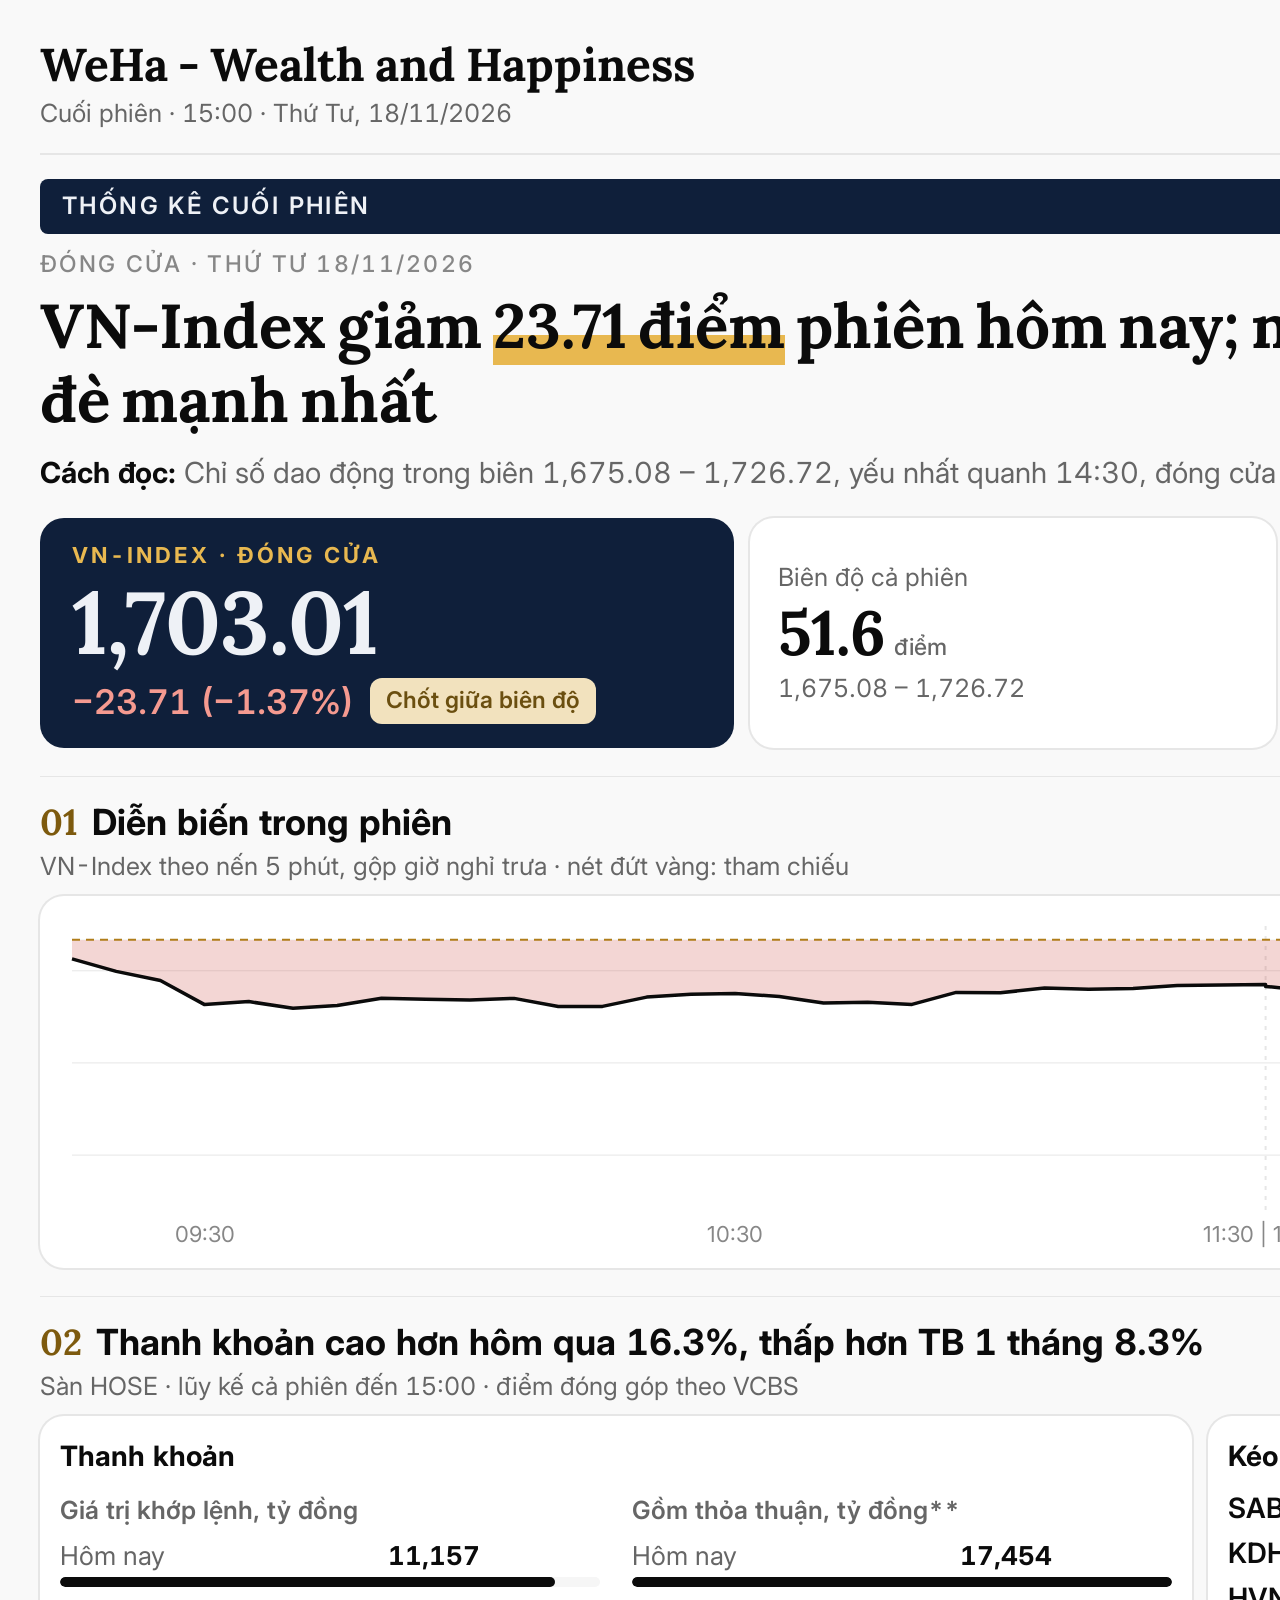
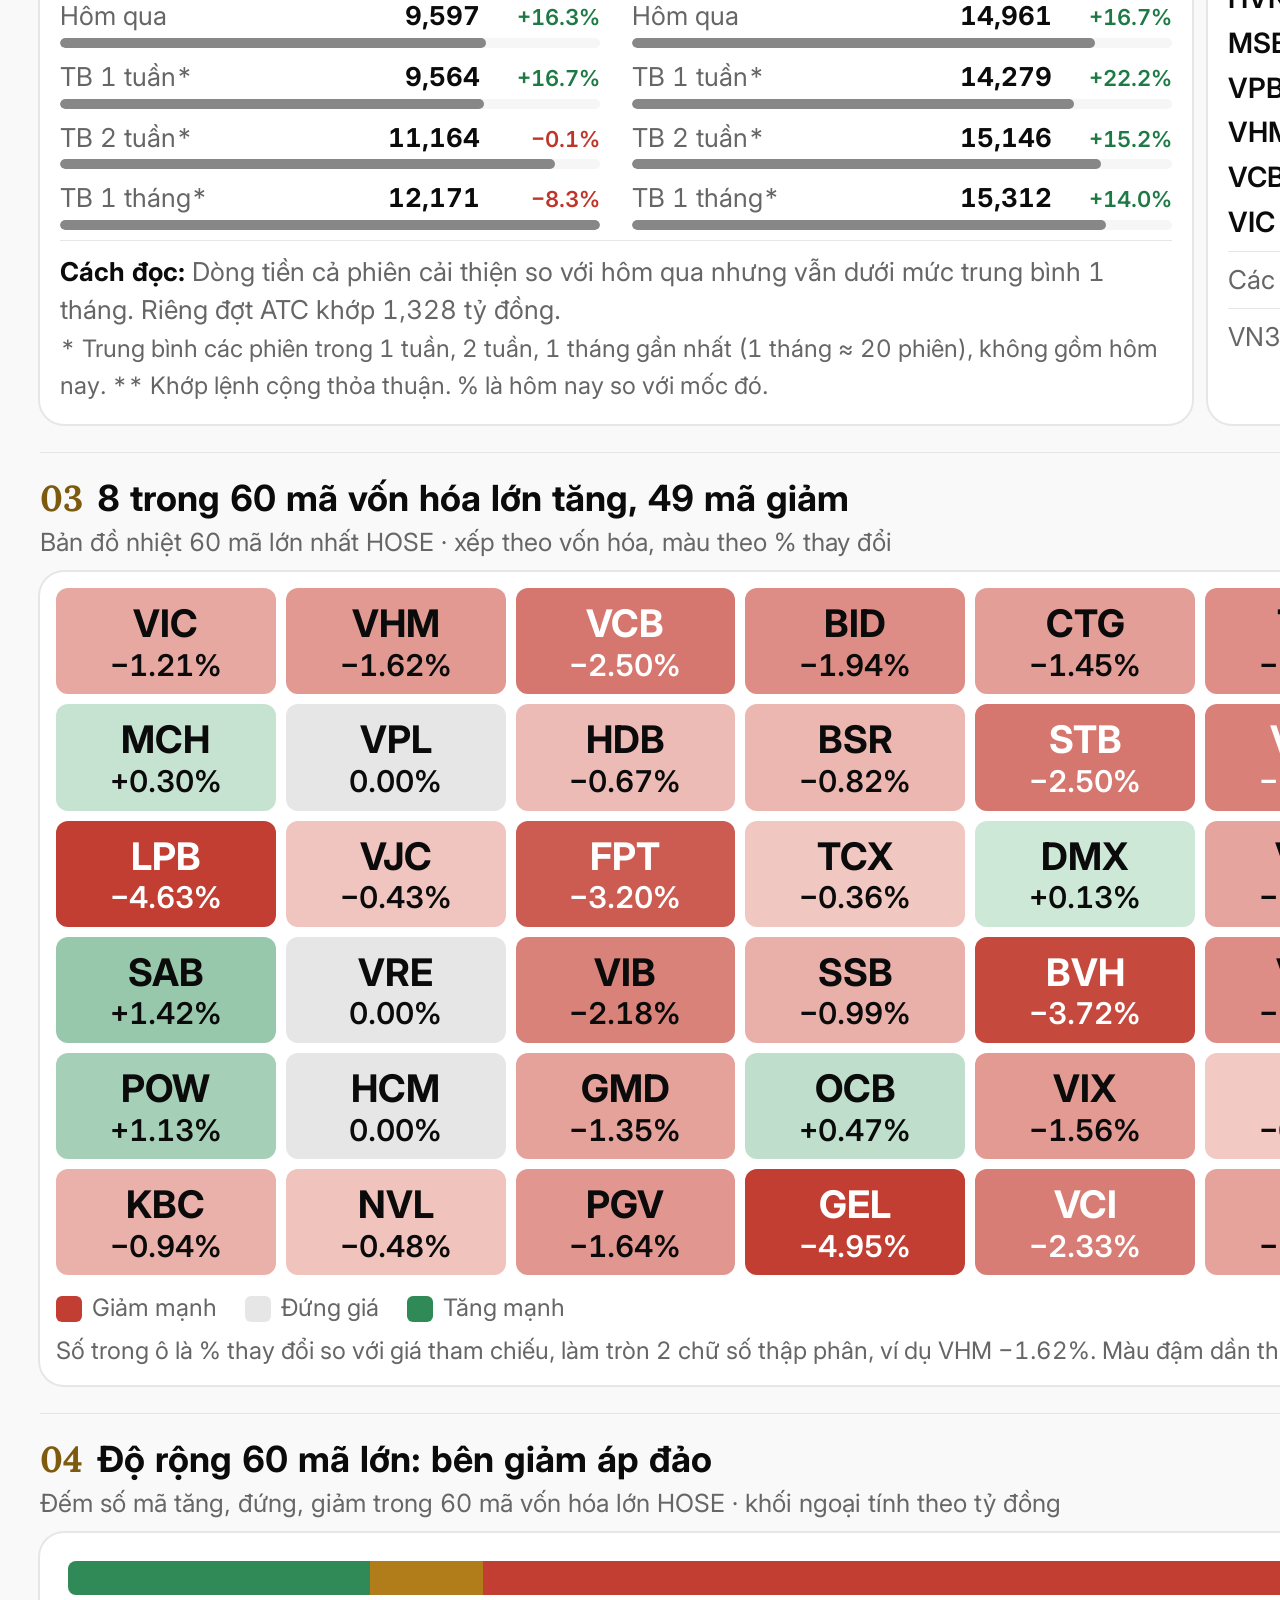
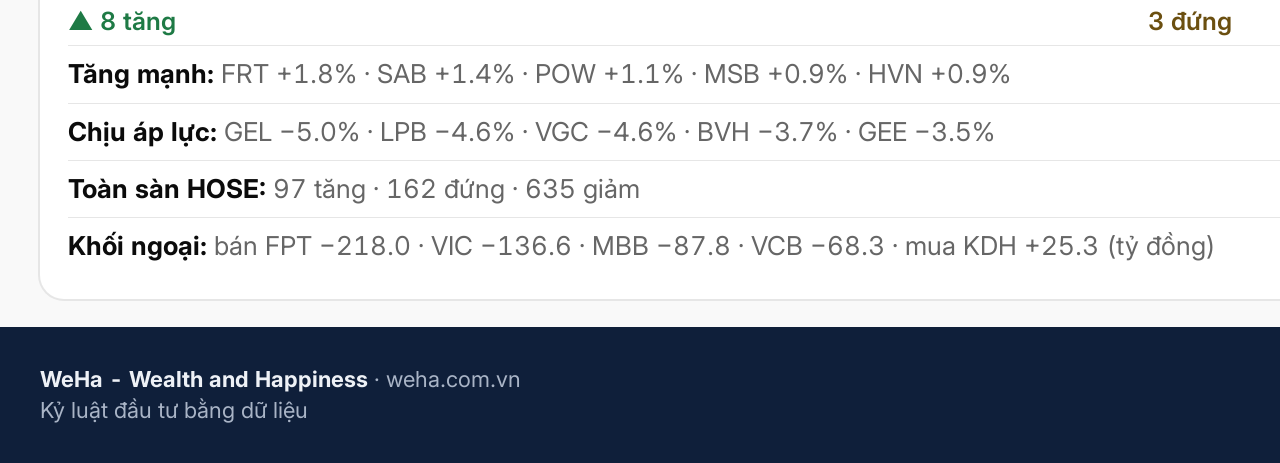
<file: thong-ke-cuoi-phien/2026-11-18/index.html>
<!doctype html><html lang="vi"><head><meta charset="utf-8"><title>Thống kê cuối phiên 18/11/2026</title><style>@font-face{font-family:Inter;src:url(../assets/fonts/Inter.ttf);font-weight:100 900}
@font-face{font-family:Lora;src:url(../assets/fonts/Lora.ttf);font-weight:400 700}
:root{--navy:#0F1F3A;--navy-track:#24375A;--gold:#B07D1A;--gold-strong:#7D5A0E;--gold-light:#E8B850;--gold-fill:#FBEFD2;
--surface-page:#F9F9F9;--surface:#FFFFFF;--surface-soft:#F6F6F6;--text:#0B0B0B;--text-2:#666666;--text-muted:#878787;--border:#E6E6E6;--on-dark:#EEF1F6;--on-dark-2:#A9B4C6;
--up:#1E7A45;--down:#C0352A;--up-bg:#D3EBDC;--down-bg:#F6D5D0;--neutral-bg:#F2E2BE;--up-strong:#1B5E36;--neutral-strong:#6B4F10;--up-on-dark:#8EDBAE;--down-on-dark:#F59A90;--up-bar:#2F8A57;--down-bar:#C23E33;
--zone-up-fill:rgba(30,122,69,.22);--zone-down-fill:rgba(192,53,42,.20);--ink:#0B0B0B;--hero-bg:#0F1F3A;--footer-bg:#0F1F3A;--s4:#878787;--hm-flat:#E6E6E6;
--font-sans:"Inter",sans-serif;--font-serif:"Lora",serif;--shadow-card:0 0 0 2px var(--border)}
*{box-sizing:border-box;margin:0}
body{font-family:var(--font-sans);font-size:26px;line-height:1.45;color:var(--text);background:var(--surface-page);-webkit-font-smoothing:antialiased;font-variant-numeric:tabular-nums}
.canvas{width:2400px;padding:40px 40px 0}
.top{display:flex;justify-content:space-between;align-items:center;padding-bottom:22px;border-bottom:4px solid var(--ink)}
.top img{height:76px}
.meta{display:flex;flex-direction:column;align-items:flex-end;font-size:24px;color:var(--text-2);line-height:1.3}
.meta b{color:var(--ink);font-size:28px}
.tag{font-size:22px;font-weight:700;letter-spacing:.1em;text-transform:uppercase;color:var(--gold-strong)}
.h1{font-family:var(--font-serif);font-variant-numeric:normal;word-spacing:-.08em;font-size:62px;font-weight:700;line-height:1.2;color:var(--ink);margin:8px 0 14px}
.h1 mark{background:linear-gradient(transparent 62%,var(--gold-light) 62%);color:inherit}
.band{background:var(--ink);color:var(--on-dark);border-radius:8px;padding:10px 22px;margin-top:24px;font-size:24px;font-weight:600;letter-spacing:.1em;text-transform:uppercase}
.kick{font-size:23px;font-weight:500;letter-spacing:.1em;text-transform:uppercase;color:var(--text-muted);margin-top:14px}
.lede{font-size:29px;line-height:1.45;color:var(--text-2);margin-bottom:24px}.lede b{color:var(--ink)}
.kpi{display:grid;grid-template-columns:1.32fr 1fr 1fr 1fr;gap:16px}
.card-hero{background:var(--hero-bg);color:var(--on-dark);border-radius:24px;padding:22px 32px}
.eyebrow{font-size:22px;font-weight:700;letter-spacing:.14em;text-transform:uppercase;color:var(--gold-light)}
.display-score{font-family:var(--font-serif);font-size:88px;font-variant-numeric:lining-nums proportional-nums;font-weight:700;line-height:1.1;letter-spacing:-.01em;margin-top:2px}
.hrow{display:flex;align-items:center;gap:16px;flex-wrap:wrap;margin-top:6px}
.chg{font-weight:600;white-space:nowrap}.chg.up{color:var(--up)}.chg.down{color:var(--down)}.chg.flat{color:var(--text-2)}
.card-hero .chg.up{color:var(--up-on-dark)}.card-hero .chg.down{color:var(--down-on-dark)}
.chg.big{font-size:34px}
.badge{padding:6px 16px;border-radius:12px;font-size:23px;font-weight:600}
.b-up{background:var(--up-bg);color:var(--up-strong)}.b-down{background:var(--down-bg);color:#9E2B21}.b-mid{background:var(--neutral-bg);color:var(--neutral-strong)}
.how-to-read{margin-top:14px;padding-top:12px;border-top:1px solid var(--border);font-size:26px;line-height:1.45;color:var(--text-2)}
.card-hero .how-to-read{border-top-color:var(--navy-track);color:var(--on-dark-2)}.card-hero .how-to-read b{color:var(--on-dark)}
.how-to-read b{color:var(--ink)}
.stat-tile{background:var(--surface);border-radius:24px;box-shadow:var(--shadow-card);padding:22px 28px;display:flex;flex-direction:column;justify-content:center;gap:4px}
.stat-label,.stat-sub{font-size:23px;color:var(--text-2);line-height:1.3}
.stat-value{font-family:var(--font-serif);font-variant-numeric:lining-nums proportional-nums;font-size:62px;font-weight:700;line-height:1.15;color:var(--ink)}
.stat-value.down{color:var(--down)}.stat-value.up{color:var(--up)}
.unit{font-family:var(--font-sans);font-size:23px;font-weight:500;color:var(--text-2);margin-left:8px}
.sh{font-size:36px;font-weight:700;line-height:1.3;color:var(--ink);margin-top:28px;padding-top:22px;border-top:1px solid var(--border)}
.sh em{font-family:var(--font-serif);font-style:normal;font-variant-numeric:lining-nums;color:var(--gold-strong);margin-right:14px}
.sub{font-size:25px;color:var(--text-2);margin:2px 0 12px}
.card{background:var(--surface);border-radius:24px;box-shadow:var(--shadow-card);padding:16px}
svg{display:block}
.ax{font:22px var(--font-sans);fill:var(--text-muted)}
.note{font:500 24px var(--font-sans);fill:var(--text-2)}
.lab{font:700 24px var(--font-sans)}
.liq{display:grid;grid-template-columns:1.06fr 1fr;gap:10px 32px;padding:20px 24px}.lrs{display:grid;grid-template-columns:1fr 1fr;gap:36px;align-content:center}
.lc{min-width:0}
.lg{display:flex;flex-wrap:wrap;gap:4px 20px;font-size:22px;color:var(--text-2)}
.lg span{display:inline-flex;align-items:center;gap:8px}
.lg i{width:26px;height:6px;border-radius:3px;display:inline-block}
.lg i.dash{background:repeating-linear-gradient(90deg,var(--s4) 0 8px,transparent 8px 13px)}
.cap{font-size:22px;color:var(--text-2);margin-top:4px}
.ct{font-size:26px;font-weight:700;color:var(--ink);margin-bottom:10px}
.cmp{display:grid;grid-template-columns:1fr auto 110px;column-gap:10px;align-items:baseline;font-size:26px;margin-bottom:10px}
.cl{color:var(--text-2)}.cv{font-weight:700;color:var(--ink)}.cc{text-align:right;font-size:22px}
.cb{grid-column:1/-1;height:10px;border-radius:5px;background:var(--surface-soft);margin-top:3px;overflow:hidden}
.cb i{display:block;height:100%;border-radius:5px}
.fn{font-size:24px;color:var(--text-2)}
.wide{grid-column:1/-1;margin-top:2px}
.heat{position:relative;overflow:hidden;border-radius:12px;background:var(--ink)}
.hg{position:absolute;outline:2px solid var(--ink);outline-offset:-1px;overflow:hidden}
.hl{position:absolute;left:0;top:0;right:0;height:34px;padding:0 10px;background:var(--ink);color:#fff;font-size:22px;line-height:34px;font-weight:600;white-space:nowrap;overflow:hidden}
.ht{position:absolute;display:flex;flex-direction:column;align-items:center;justify-content:center;font-weight:700;line-height:1.08;outline:1px solid var(--surface);outline-offset:-.5px;color:var(--text);overflow:hidden}
.ht small{font-weight:600}.ht.row{flex-direction:row;gap:8px}
.h3u{background:var(--up-bar);color:#fff}.h2u{background:color-mix(in srgb,var(--up-bar) 62%,var(--up-bg));color:#0B2E1B}.h1u{background:var(--up-bg)}
.h0{background:var(--neutral-bg)}
.h1d{background:var(--down-bg)}.h2d{background:color-mix(in srgb,var(--down-bar) 55%,var(--down-bg));color:#3D0F0A}.h3d{background:var(--down-bar);color:#fff}
.scale{display:flex;align-items:center;gap:6px;margin-top:12px;font-size:22px;color:var(--text-2)}
.scale i{width:56px;height:16px;border-radius:4px}
.two{display:grid;grid-template-columns:1fr 1fr;gap:16px}
.two .card{padding:20px}
.stack{display:flex;height:34px;border-radius:8px;overflow:hidden;margin-top:4px}
.sl{display:flex;justify-content:space-between;font-size:25px;margin:8px 0 6px}.nt{color:var(--neutral-strong);font-weight:600}
.ln{font-size:26px;line-height:1.4;color:var(--text-2);padding:10px 0;border-top:1px solid var(--border)}.ln b{color:var(--ink)}
.ln b.chg.up{color:var(--up)}.ln b.chg.down{color:var(--down)}
.rest{margin-top:6px}
.ctr{display:grid;grid-template-columns:84px 1fr 100px;align-items:center;font-size:27px;line-height:1.5}
.sy{font-weight:600;color:var(--ink)}.nv{text-align:right}
.tr{position:relative;height:20px;display:block}.tr i{position:absolute;top:0;bottom:0;border-radius:3px}
.foot{display:flex;justify-content:space-between;align-items:center;gap:24px;background:var(--footer-bg);color:var(--on-dark-2);font-size:22px;line-height:1.4;margin:28px -40px 0;padding:22px 40px}
.foot b{color:var(--on-dark)}.foot .r{max-width:860px;text-align:right}
.ct{font-size:28px}.stat-label,.stat-sub{font-size:25px}

.top{border-bottom:2px solid var(--border)}
.top img{height:84px}
.brand{display:flex;flex-direction:column;gap:4px}
.brand b{font-family:var(--font-serif);font-variant-numeric:normal;word-spacing:-.04em;font-size:46px;font-weight:700;line-height:1.1;color:var(--ink)}
.brand span{font-size:25px;color:var(--text-2)}
.band{background:var(--hero-bg)}
.card,.stat-tile{border-radius:24px}
.two .card{display:flex;flex-direction:column}
.ct2{font-size:25px;font-weight:600;color:var(--text-2);margin-bottom:8px}
.liq2 .lrs{grid-template-columns:1fr 1fr;gap:32px;margin-top:6px}
.liq2 .how-to-read{margin-top:auto}
.ctr{grid-template-columns:96px 1fr 110px;font-size:28px;line-height:1.6}
.wide-card{padding:24px 28px}
.wide-card .lns{display:block}
.hm{display:grid;grid-template-columns:repeat(10,1fr);gap:10px}
.hc{border-radius:12px;padding:14px 6px 12px;text-align:center;color:var(--text);line-height:1.15}
.hc b{display:block;font-size:38px;font-weight:700}
.hc span{display:block;font-size:30px;font-weight:600;margin-top:2px}
.hm-leg{display:flex;align-items:center;gap:28px;margin-top:16px;font-size:24px;color:var(--text-2)}
.hm-leg span{display:inline-flex;align-items:center;gap:10px}
.hm-leg i{width:26px;height:26px;border-radius:6px;display:inline-block}
.hm-leg em{font-style:normal;margin-left:auto}
.hm-note{font-size:24px;color:var(--text-2);margin-top:8px}
</style></head><body><main class="canvas">
<header class="top"><div class="brand"><b>WeHa - Wealth and Happiness</b><span>Cuối phiên · 15:00 · Thứ Tư, 18/11/2026</span></div><img src="../assets/logo.png" alt="WeHa"></header>
<div class="band">Thống kê cuối phiên</div>
<div class="kick">Đóng cửa · Thứ Tư 18/11/2026</div>
<h1 class="h1">VN-Index giảm <mark>23.71 điểm</mark> phiên hôm nay; ngân hàng, bất động sản kéo lùi, VIC đè mạnh nhất</h1>
<p class="lede"><b>Cách đọc:</b> Chỉ số dao động trong biên 1,675.08 – 1,726.72, yếu nhất quanh 14:30, đóng cửa 1,703.01, dưới tham chiếu 23.71 điểm.</p>
<section class="kpi">
<div class="card-hero"><div class="eyebrow">VN-Index · đóng cửa</div><div class="display-score">1,703.01</div>
<div class="hrow"><span class="chg down big">−23.71 (−1.37%)</span><span class="badge b-mid">Chốt giữa biên độ</span></div></div>
<div class="stat-tile"><div class="stat-label">Biên độ cả phiên</div><div class="stat-value">51.6<span class="unit">điểm</span></div><div class="stat-sub">1,675.08 – 1,726.72</div></div>
<div class="stat-tile"><div class="stat-label">Giá trị khớp lệnh</div><div class="stat-value">11,157<span class="unit">tỷ đồng</span></div><div class="stat-sub">Thỏa thuận thêm 6,297 tỷ đồng</div></div>
<div class="stat-tile"><div class="stat-label">Khối ngoại khớp lệnh</div><div class="stat-value down">−1,115<span class="unit">tỷ đồng</span></div><div class="stat-sub">Bán ròng mạnh FPT, VIC, MBB</div></div>
</section>
<h2 class="sh"><em>01</em>Diễn biến trong phiên</h2><p class="sub">VN-Index theo nến 5 phút, gộp giờ nghỉ trưa · nét đứt vàng: tham chiếu</p>
<div class="card"><svg viewBox="0 0 2288 340" width="100%" role="img" aria-label="VN-Index theo nến 5 phút">
<defs><clipPath id="ab"><rect x="0" y="0" width="2288" height="27.8"/></clipPath>
<clipPath id="be"><rect x="0" y="27.8" width="2288" height="340"/></clipPath></defs>
<line x1="16" x2="2138" y1="243.1" y2="243.1" stroke="var(--border)"/><text x="2152" y="251.1" class="ax">1,680</text><line x1="16" x2="2138" y1="150.9" y2="150.9" stroke="var(--border)"/><line x1="16" x2="2138" y1="58.8" y2="58.8" stroke="var(--border)"/><text x="2152" y="66.8" class="ax">1,720</text><line x1="1209.6" x2="1209.6" y1="14" y2="298" stroke="var(--border)" stroke-width="2" stroke-dasharray="4 6"/>
<path d="M16.0,46.9 L60.2,59.4 L104.4,68.5 L148.6,92.6 L192.8,89.6 L237.0,96.2 L281.2,93.5 L325.5,86.3 L369.7,87.3 L413.9,88.0 L458.1,86.4 L502.3,94.5 L546.5,94.4 L590.7,85.1 L634.9,82.2 L679.1,81.5 L723.3,84.4 L767.5,91.1 L811.8,90.3 L856.0,92.4 L900.2,80.4 L944.4,80.7 L988.6,76.1 L1032.8,77.2 L1077.0,76.4 L1121.2,73.5 L1165.4,73.1 L1209.6,72.5 L1209.6,74.4 L1253.8,78.9 L1298.0,87.3 L1342.2,91.7 L1386.5,100.3 L1430.7,99.1 L1474.9,91.9 L1519.1,96.7 L1563.3,102.4 L1607.5,98.6 L1651.7,87.9 L1695.9,92.9 L1740.1,96.0 L1784.3,95.9 L1828.5,106.1 L1872.8,118.8 L1917.0,130.7 L1961.2,137.8 L2005.4,257.4 L2049.6,196.5 L2093.8,167.7 L2138.0,137.1 L2138.0,27.8 L16.0,27.8 Z" fill="var(--zone-up-fill)" clip-path="url(#ab)"/>
<path d="M16.0,46.9 L60.2,59.4 L104.4,68.5 L148.6,92.6 L192.8,89.6 L237.0,96.2 L281.2,93.5 L325.5,86.3 L369.7,87.3 L413.9,88.0 L458.1,86.4 L502.3,94.5 L546.5,94.4 L590.7,85.1 L634.9,82.2 L679.1,81.5 L723.3,84.4 L767.5,91.1 L811.8,90.3 L856.0,92.4 L900.2,80.4 L944.4,80.7 L988.6,76.1 L1032.8,77.2 L1077.0,76.4 L1121.2,73.5 L1165.4,73.1 L1209.6,72.5 L1209.6,74.4 L1253.8,78.9 L1298.0,87.3 L1342.2,91.7 L1386.5,100.3 L1430.7,99.1 L1474.9,91.9 L1519.1,96.7 L1563.3,102.4 L1607.5,98.6 L1651.7,87.9 L1695.9,92.9 L1740.1,96.0 L1784.3,95.9 L1828.5,106.1 L1872.8,118.8 L1917.0,130.7 L1961.2,137.8 L2005.4,257.4 L2049.6,196.5 L2093.8,167.7 L2138.0,137.1 L2138.0,27.8 L16.0,27.8 Z" fill="var(--zone-down-fill)" clip-path="url(#be)"/>
<line x1="16" x2="2138" y1="27.8" y2="27.8" stroke="var(--gold)" stroke-width="2" stroke-dasharray="8 6"/>
<line x1="2138.0" x2="2148" y1="137.1" y2="137.1" stroke="var(--ink)" stroke-width="1.5" stroke-dasharray="3 6"/>
<path d="M16.0,46.9 L60.2,59.4 L104.4,68.5 L148.6,92.6 L192.8,89.6 L237.0,96.2 L281.2,93.5 L325.5,86.3 L369.7,87.3 L413.9,88.0 L458.1,86.4 L502.3,94.5 L546.5,94.4 L590.7,85.1 L634.9,82.2 L679.1,81.5 L723.3,84.4 L767.5,91.1 L811.8,90.3 L856.0,92.4 L900.2,80.4 L944.4,80.7 L988.6,76.1 L1032.8,77.2 L1077.0,76.4 L1121.2,73.5 L1165.4,73.1 L1209.6,72.5 L1209.6,74.4 L1253.8,78.9 L1298.0,87.3 L1342.2,91.7 L1386.5,100.3 L1430.7,99.1 L1474.9,91.9 L1519.1,96.7 L1563.3,102.4 L1607.5,98.6 L1651.7,87.9 L1695.9,92.9 L1740.1,96.0 L1784.3,95.9 L1828.5,106.1 L1872.8,118.8 L1917.0,130.7 L1961.2,137.8 L2005.4,257.4 L2049.6,196.5 L2093.8,167.7 L2138.0,137.1" fill="none" stroke="var(--ink)" stroke-width="3.5" stroke-linejoin="round"/>
<circle cx="2005.4" cy="257.4" r="7" fill="var(--down)" stroke="#fff" stroke-width="2"/>
<text x="1987.4" y="265.4" text-anchor="end" class="lab" fill="var(--down)">Thấp nhất 1,676.89</text>
<circle cx="2138.0" cy="137.1" r="8" fill="var(--ink)" stroke="#fff" stroke-width="2"/>
<rect x="2148" y="114.1" width="138" height="46" rx="8" fill="var(--ink)"/>
<text x="2217.0" y="145.1" text-anchor="middle" class="lab" fill="#fff">1,703.01</text>
<text x="2124.0" y="59.8" text-anchor="end" class="lab" fill="var(--gold-strong)">Tham chiếu 1,726.72</text>
<text x="148.6" y="330" text-anchor="middle" class="ax">09:30</text><text x="679.1" y="330" text-anchor="middle" class="ax">10:30</text><text x="1209.6" y="330" text-anchor="middle" class="ax">11:30 | 13:00</text><text x="1740.1" y="330" text-anchor="middle" class="ax">14:00</text><text x="2138.0" y="330" text-anchor="middle" class="ax">14:45</text></svg></div>
<h2 class="sh"><em>02</em>Thanh khoản cao hơn hôm qua 16.3%, thấp hơn TB 1 tháng 8.3%</h2><p class="sub">Sàn HOSE · lũy kế cả phiên đến 15:00 · điểm đóng góp theo VCBS</p>
<section class="two"><div class="card liq2"><div class="ct">Thanh khoản</div><div class="lrs"><div class="lr"><div class="ct2">Giá trị khớp lệnh, tỷ đồng</div><div class="cmp"><span class="cl">Hôm nay</span><span class="cv">11,157</span><span class="cc"></span><span class="cb"><i style="width:91.7%;background:var(--ink)"></i></span></div><div class="cmp"><span class="cl">Hôm qua</span><span class="cv">9,597</span><span class="cc"><span class="chg up">+16.3%</span></span><span class="cb"><i style="width:78.9%;background:var(--s4)"></i></span></div><div class="cmp"><span class="cl">TB 1 tuần*</span><span class="cv">9,564</span><span class="cc"><span class="chg up">+16.7%</span></span><span class="cb"><i style="width:78.6%;background:var(--s4)"></i></span></div><div class="cmp"><span class="cl">TB 2 tuần*</span><span class="cv">11,164</span><span class="cc"><span class="chg down">−0.1%</span></span><span class="cb"><i style="width:91.7%;background:var(--s4)"></i></span></div><div class="cmp"><span class="cl">TB 1 tháng*</span><span class="cv">12,171</span><span class="cc"><span class="chg down">−8.3%</span></span><span class="cb"><i style="width:100.0%;background:var(--s4)"></i></span></div></div><div class="lr"><div class="ct2">Gồm thỏa thuận, tỷ đồng**</div><div class="cmp"><span class="cl">Hôm nay</span><span class="cv">17,454</span><span class="cc"></span><span class="cb"><i style="width:100.0%;background:var(--ink)"></i></span></div><div class="cmp"><span class="cl">Hôm qua</span><span class="cv">14,961</span><span class="cc"><span class="chg up">+16.7%</span></span><span class="cb"><i style="width:85.7%;background:var(--s4)"></i></span></div><div class="cmp"><span class="cl">TB 1 tuần*</span><span class="cv">14,279</span><span class="cc"><span class="chg up">+22.2%</span></span><span class="cb"><i style="width:81.8%;background:var(--s4)"></i></span></div><div class="cmp"><span class="cl">TB 2 tuần*</span><span class="cv">15,146</span><span class="cc"><span class="chg up">+15.2%</span></span><span class="cb"><i style="width:86.8%;background:var(--s4)"></i></span></div><div class="cmp"><span class="cl">TB 1 tháng*</span><span class="cv">15,312</span><span class="cc"><span class="chg up">+14.0%</span></span><span class="cb"><i style="width:87.7%;background:var(--s4)"></i></span></div></div></div>
<div class="how-to-read"><b>Cách đọc:</b> Dòng tiền cả phiên cải thiện so với hôm qua nhưng vẫn dưới mức trung bình 1 tháng. Riêng đợt ATC khớp 1,328 tỷ đồng.<br><span class="fn">* Trung bình các phiên trong 1 tuần, 2 tuần, 1 tháng gần nhất (1 tháng ≈ 20 phiên), không gồm hôm nay. ** Khớp lệnh cộng thỏa thuận. % là hôm nay so với mốc đó.</span></div></div>
<div class="card"><div class="ct">Kéo / đè chỉ số, điểm: SAB nâng nhiều nhất, VIC đè mạnh nhất</div><div class="ctr"><span class="sy">SAB</span><span class="tr"><i style="left:50%;width:1.5%;background:var(--up-bar)"></i></span><span class="chg up nv">+0.16</span></div><div class="ctr"><span class="sy">KDH</span><span class="tr"><i style="left:50%;width:1.2%;background:var(--up-bar)"></i></span><span class="chg up nv">+0.13</span></div><div class="ctr"><span class="sy">HVN</span><span class="tr"><i style="left:50%;width:1.2%;background:var(--up-bar)"></i></span><span class="chg up nv">+0.13</span></div><div class="ctr"><span class="sy">MSB</span><span class="tr"><i style="left:50%;width:1.1%;background:var(--up-bar)"></i></span><span class="chg up nv">+0.12</span></div><div class="ctr"><span class="sy">VPB</span><span class="tr"><i style="right:50%;width:11.9%;background:var(--down-bar)"></i></span><span class="chg down nv">−1.24</span></div><div class="ctr"><span class="sy">VHM</span><span class="tr"><i style="right:50%;width:16.2%;background:var(--down-bar)"></i></span><span class="chg down nv">−1.69</span></div><div class="ctr"><span class="sy">VCB</span><span class="tr"><i style="right:50%;width:21.5%;background:var(--down-bar)"></i></span><span class="chg down nv">−2.23</span></div><div class="ctr"><span class="sy">VIC</span><span class="tr"><i style="right:50%;width:46.0%;background:var(--down-bar)"></i></span><span class="chg down nv">−4.79</span></div>
<p class="ln rest">Các mã còn lại cộng dồn: <b>−14.29 điểm</b></p>
<p class="ln">VN30F 11/2026: <b class="chg down">1,815.0 (−1.21%)</b> · basis +8.5</p></div></section>
<h2 class="sh"><em>03</em>8 trong 60 mã vốn hóa lớn tăng, 49 mã giảm</h2><p class="sub">Bản đồ nhiệt 60 mã lớn nhất HOSE · xếp theo vốn hóa, màu theo % thay đổi</p>
<div class="card"><div class="hm"><div class="hc" style="background:color-mix(in srgb,var(--down-bar) 30%,var(--down-bg));color:var(--text)"><b>VIC</b><span>−1.21%</span></div><div class="hc" style="background:color-mix(in srgb,var(--down-bar) 40%,var(--down-bg));color:var(--text)"><b>VHM</b><span>−1.62%</span></div><div class="hc" style="background:color-mix(in srgb,var(--down-bar) 62%,var(--down-bg));color:#fff"><b>VCB</b><span>−2.50%</span></div><div class="hc" style="background:color-mix(in srgb,var(--down-bar) 48%,var(--down-bg));color:var(--text)"><b>BID</b><span>−1.94%</span></div><div class="hc" style="background:color-mix(in srgb,var(--down-bar) 36%,var(--down-bg));color:var(--text)"><b>CTG</b><span>−1.45%</span></div><div class="hc" style="background:color-mix(in srgb,var(--down-bar) 47%,var(--down-bg));color:var(--text)"><b>TCB</b><span>−1.89%</span></div><div class="hc" style="background:color-mix(in srgb,var(--down-bar) 70%,var(--down-bg));color:#fff"><b>VPB</b><span>−2.78%</span></div><div class="hc" style="background:color-mix(in srgb,var(--down-bar) 20%,var(--down-bg));color:var(--text)"><b>MBB</b><span>−0.79%</span></div><div class="hc" style="background:color-mix(in srgb,var(--down-bar) 4%,var(--down-bg));color:var(--text)"><b>GAS</b><span>−0.14%</span></div><div class="hc" style="background:color-mix(in srgb,var(--down-bar) 66%,var(--down-bg));color:#fff"><b>HPG</b><span>−2.62%</span></div><div class="hc" style="background:color-mix(in srgb,var(--up-bar) 8%,var(--up-bg));color:var(--text)"><b>MCH</b><span>+0.30%</span></div><div class="hc" style="background:var(--hm-flat)"><b>VPL</b><span>0.00%</span></div><div class="hc" style="background:color-mix(in srgb,var(--down-bar) 17%,var(--down-bg));color:var(--text)"><b>HDB</b><span>−0.67%</span></div><div class="hc" style="background:color-mix(in srgb,var(--down-bar) 20%,var(--down-bg));color:var(--text)"><b>BSR</b><span>−0.82%</span></div><div class="hc" style="background:color-mix(in srgb,var(--down-bar) 62%,var(--down-bg));color:#fff"><b>STB</b><span>−2.50%</span></div><div class="hc" style="background:color-mix(in srgb,var(--down-bar) 56%,var(--down-bg));color:#fff"><b>VNM</b><span>−2.26%</span></div><div class="hc" style="background:color-mix(in srgb,var(--down-bar) 72%,var(--down-bg));color:#fff"><b>GVR</b><span>−2.86%</span></div><div class="hc" style="background:color-mix(in srgb,var(--down-bar) 12%,var(--down-bg));color:var(--text)"><b>ACB</b><span>−0.49%</span></div><div class="hc" style="background:color-mix(in srgb,var(--down-bar) 35%,var(--down-bg));color:var(--text)"><b>MSN</b><span>−1.39%</span></div><div class="hc" style="background:color-mix(in srgb,var(--down-bar) 14%,var(--down-bg));color:var(--text)"><b>MWG</b><span>−0.55%</span></div><div class="hc" style="background:color-mix(in srgb,var(--down-bar) 100%,var(--down-bg));color:#fff"><b>LPB</b><span>−4.63%</span></div><div class="hc" style="background:color-mix(in srgb,var(--down-bar) 11%,var(--down-bg));color:var(--text)"><b>VJC</b><span>−0.43%</span></div><div class="hc" style="background:color-mix(in srgb,var(--down-bar) 80%,var(--down-bg));color:#fff"><b>FPT</b><span>−3.20%</span></div><div class="hc" style="background:color-mix(in srgb,var(--down-bar) 9%,var(--down-bg));color:var(--text)"><b>TCX</b><span>−0.36%</span></div><div class="hc" style="background:color-mix(in srgb,var(--up-bar) 3%,var(--up-bg));color:var(--text)"><b>DMX</b><span>+0.13%</span></div><div class="hc" style="background:color-mix(in srgb,var(--down-bar) 32%,var(--down-bg));color:var(--text)"><b>VCK</b><span>−1.28%</span></div><div class="hc" style="background:color-mix(in srgb,var(--up-bar) 23%,var(--up-bg));color:var(--text)"><b>HVN</b><span>+0.91%</span></div><div class="hc" style="background:color-mix(in srgb,var(--up-bar) 23%,var(--up-bg));color:var(--text)"><b>MSB</b><span>+0.92%</span></div><div class="hc" style="background:color-mix(in srgb,var(--down-bar) 38%,var(--down-bg));color:var(--text)"><b>SSI</b><span>−1.51%</span></div><div class="hc" style="background:color-mix(in srgb,var(--down-bar) 81%,var(--down-bg));color:#fff"><b>SHB</b><span>−3.24%</span></div><div class="hc" style="background:color-mix(in srgb,var(--up-bar) 36%,var(--up-bg));color:var(--text)"><b>SAB</b><span>+1.42%</span></div><div class="hc" style="background:var(--hm-flat)"><b>VRE</b><span>0.00%</span></div><div class="hc" style="background:color-mix(in srgb,var(--down-bar) 55%,var(--down-bg));color:var(--text)"><b>VIB</b><span>−2.18%</span></div><div class="hc" style="background:color-mix(in srgb,var(--down-bar) 25%,var(--down-bg));color:var(--text)"><b>SSB</b><span>−0.99%</span></div><div class="hc" style="background:color-mix(in srgb,var(--down-bar) 93%,var(--down-bg));color:#fff"><b>BVH</b><span>−3.72%</span></div><div class="hc" style="background:color-mix(in srgb,var(--down-bar) 48%,var(--down-bg));color:var(--text)"><b>VPX</b><span>−1.93%</span></div><div class="hc" style="background:color-mix(in srgb,var(--down-bar) 63%,var(--down-bg));color:#fff"><b>PLX</b><span>−2.53%</span></div><div class="hc" style="background:color-mix(in srgb,var(--down-bar) 87%,var(--down-bg));color:#fff"><b>GEE</b><span>−3.47%</span></div><div class="hc" style="background:color-mix(in srgb,var(--down-bar) 59%,var(--down-bg));color:#fff"><b>TPB</b><span>−2.37%</span></div><div class="hc" style="background:color-mix(in srgb,var(--down-bar) 65%,var(--down-bg));color:#fff"><b>BCM</b><span>−2.59%</span></div><div class="hc" style="background:color-mix(in srgb,var(--up-bar) 28%,var(--up-bg));color:var(--text)"><b>POW</b><span>+1.13%</span></div><div class="hc" style="background:var(--hm-flat)"><b>HCM</b><span>0.00%</span></div><div class="hc" style="background:color-mix(in srgb,var(--down-bar) 34%,var(--down-bg));color:var(--text)"><b>GMD</b><span>−1.35%</span></div><div class="hc" style="background:color-mix(in srgb,var(--up-bar) 12%,var(--up-bg));color:var(--text)"><b>OCB</b><span>+0.47%</span></div><div class="hc" style="background:color-mix(in srgb,var(--down-bar) 39%,var(--down-bg));color:var(--text)"><b>VIX</b><span>−1.56%</span></div><div class="hc" style="background:color-mix(in srgb,var(--down-bar) 8%,var(--down-bg));color:var(--text)"><b>EIB</b><span>−0.31%</span></div><div class="hc" style="background:color-mix(in srgb,var(--down-bar) 67%,var(--down-bg));color:#fff"><b>GEX</b><span>−2.68%</span></div><div class="hc" style="background:color-mix(in srgb,var(--down-bar) 67%,var(--down-bg));color:#fff"><b>REE</b><span>−2.68%</span></div><div class="hc" style="background:color-mix(in srgb,var(--down-bar) 20%,var(--down-bg));color:var(--text)"><b>NAB</b><span>−0.79%</span></div><div class="hc" style="background:color-mix(in srgb,var(--up-bar) 44%,var(--up-bg));color:var(--text)"><b>FRT</b><span>+1.78%</span></div><div class="hc" style="background:color-mix(in srgb,var(--down-bar) 24%,var(--down-bg));color:var(--text)"><b>KBC</b><span>−0.94%</span></div><div class="hc" style="background:color-mix(in srgb,var(--down-bar) 12%,var(--down-bg));color:var(--text)"><b>NVL</b><span>−0.48%</span></div><div class="hc" style="background:color-mix(in srgb,var(--down-bar) 41%,var(--down-bg));color:var(--text)"><b>PGV</b><span>−1.64%</span></div><div class="hc" style="background:color-mix(in srgb,var(--down-bar) 100%,var(--down-bg));color:#fff"><b>GEL</b><span>−4.95%</span></div><div class="hc" style="background:color-mix(in srgb,var(--down-bar) 58%,var(--down-bg));color:#fff"><b>VCI</b><span>−2.33%</span></div><div class="hc" style="background:color-mix(in srgb,var(--down-bar) 33%,var(--down-bg));color:var(--text)"><b>LPS</b><span>−1.31%</span></div><div class="hc" style="background:color-mix(in srgb,var(--down-bar) 4%,var(--down-bg));color:var(--text)"><b>VPI</b><span>−0.17%</span></div><div class="hc" style="background:color-mix(in srgb,var(--down-bar) 61%,var(--down-bg));color:#fff"><b>VND</b><span>−2.44%</span></div><div class="hc" style="background:color-mix(in srgb,var(--down-bar) 6%,var(--down-bg));color:var(--text)"><b>SBT</b><span>−0.24%</span></div><div class="hc" style="background:color-mix(in srgb,var(--down-bar) 100%,var(--down-bg));color:#fff"><b>VGC</b><span>−4.60%</span></div></div><div class="hm-leg"><span><i style="background:var(--down-bar)"></i>Giảm mạnh</span><span><i style="background:var(--hm-flat)"></i>Đứng giá</span><span><i style="background:var(--up-bar)"></i>Tăng mạnh</span><em>60 mã vốn hóa lớn HOSE</em></div><p class="hm-note">Số trong ô là % thay đổi so với giá tham chiếu, làm tròn 2 chữ số thập phân, ví dụ VHM −1.62%. Màu đậm dần theo mức tăng/giảm, đậm nhất từ ±4%.</p></div>
<h2 class="sh"><em>04</em>Độ rộng 60 mã lớn: bên giảm áp đảo</h2><p class="sub">Đếm số mã tăng, đứng, giảm trong 60 mã vốn hóa lớn HOSE · khối ngoại tính theo tỷ đồng</p>
<div class="card wide-card"><div class="stack"><i style="flex:8;background:var(--up-bar)"></i><i style="flex:3;background:var(--gold)"></i><i style="flex:49;background:var(--down-bar)"></i></div>
<div class="sl"><span class="chg up">▲ 8 tăng</span><span class="nt">3 đứng</span><span class="chg down">49 giảm ▼</span></div>
<div class="lns"><p class="ln"><b>Tăng mạnh:</b> FRT +1.8% · SAB +1.4% · POW +1.1% · MSB +0.9% · HVN +0.9%</p><p class="ln"><b>Chịu áp lực:</b> GEL −5.0% · LPB −4.6% · VGC −4.6% · BVH −3.7% · GEE −3.5%</p>
<p class="ln"><b>Toàn sàn HOSE:</b> 97 tăng · 162 đứng · 635 giảm</p><p class="ln"><b>Khối ngoại:</b> bán FPT −218.0 · VIC −136.6 · MBB −87.8 · VCB −68.3 · mua KDH +25.3 (tỷ đồng)</p></div></div>
<footer class="foot"><div><b>WeHa - Wealth and Happiness</b> · weha.com.vn<br>Kỷ luật đầu tư bằng dữ liệu</div>
<div class="r">Nguồn: VCBS · cập nhật 15:15 18/11/2026. Khối ngoại và thỏa thuận có thể được nguồn cập nhật thêm sau giờ giao dịch. Chỉ để tham khảo, không phải khuyến nghị đầu tư.</div></footer>
</main></body></html>
</file>
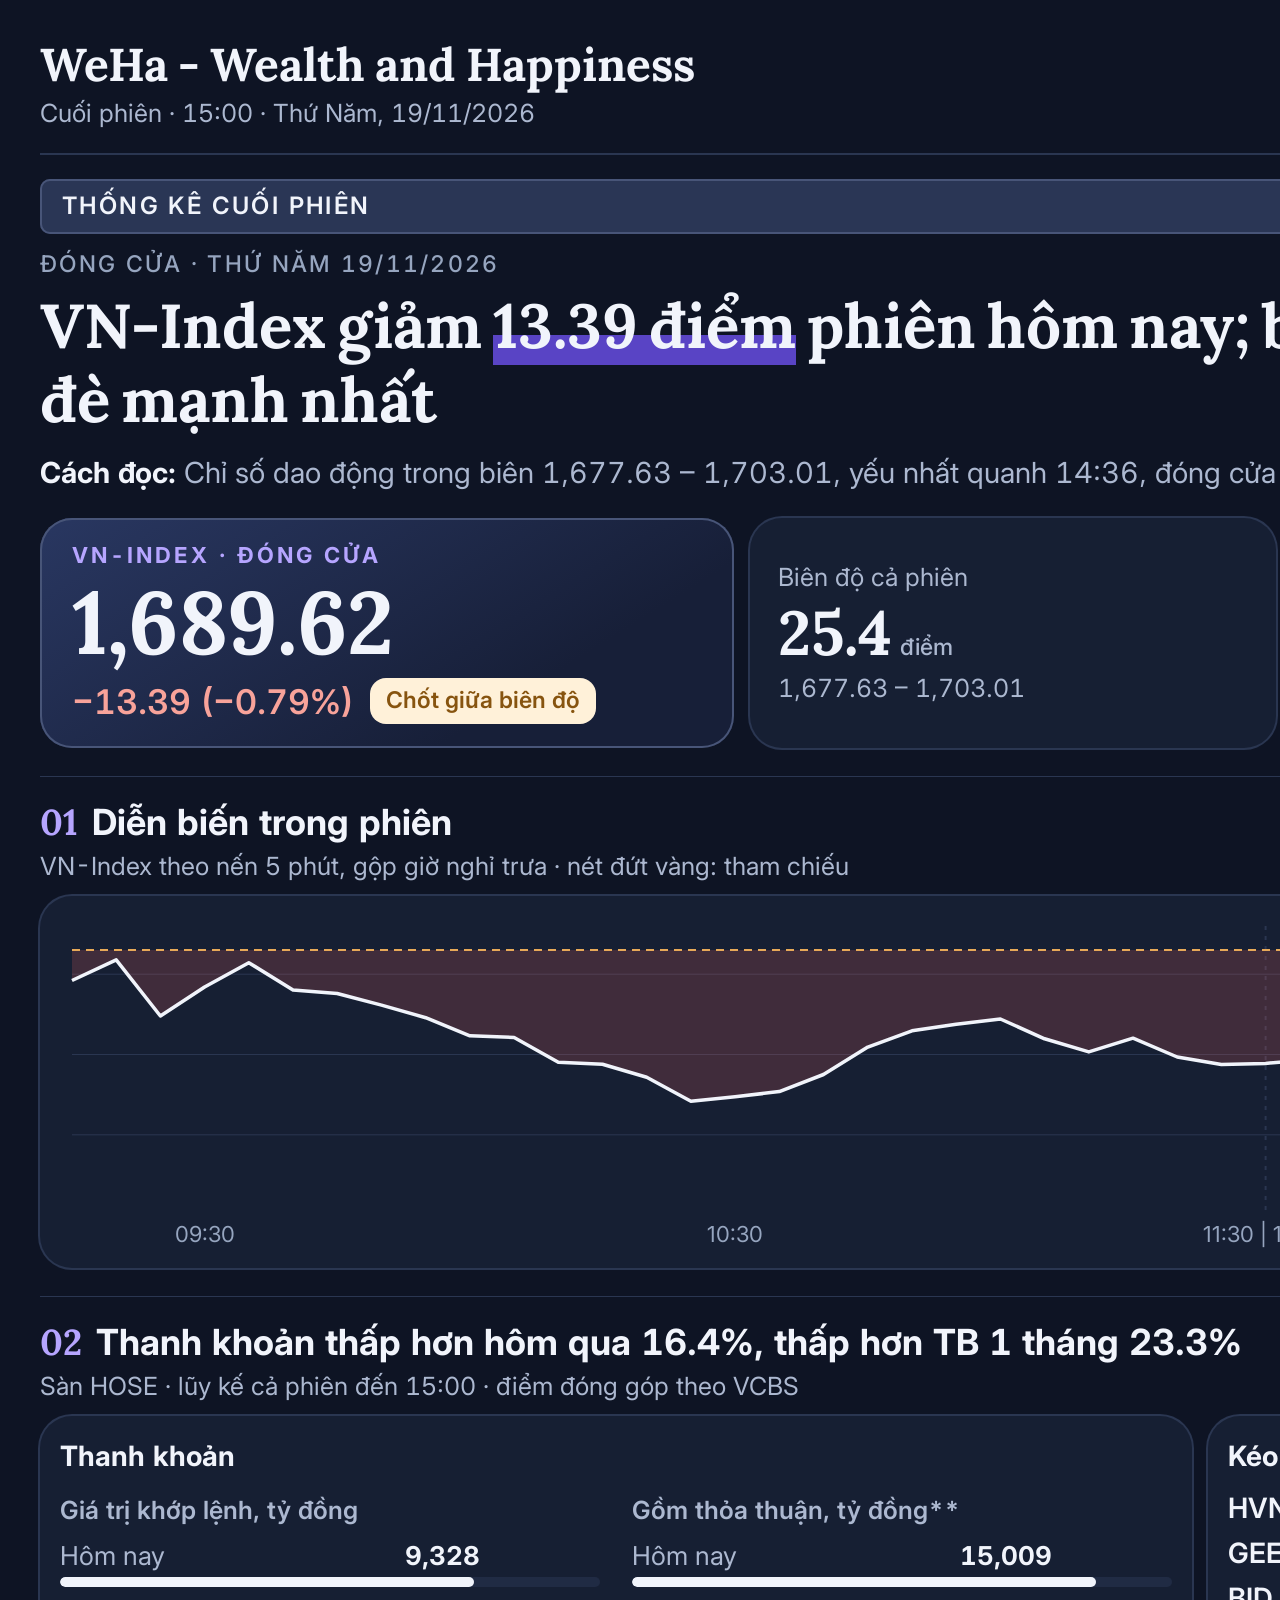
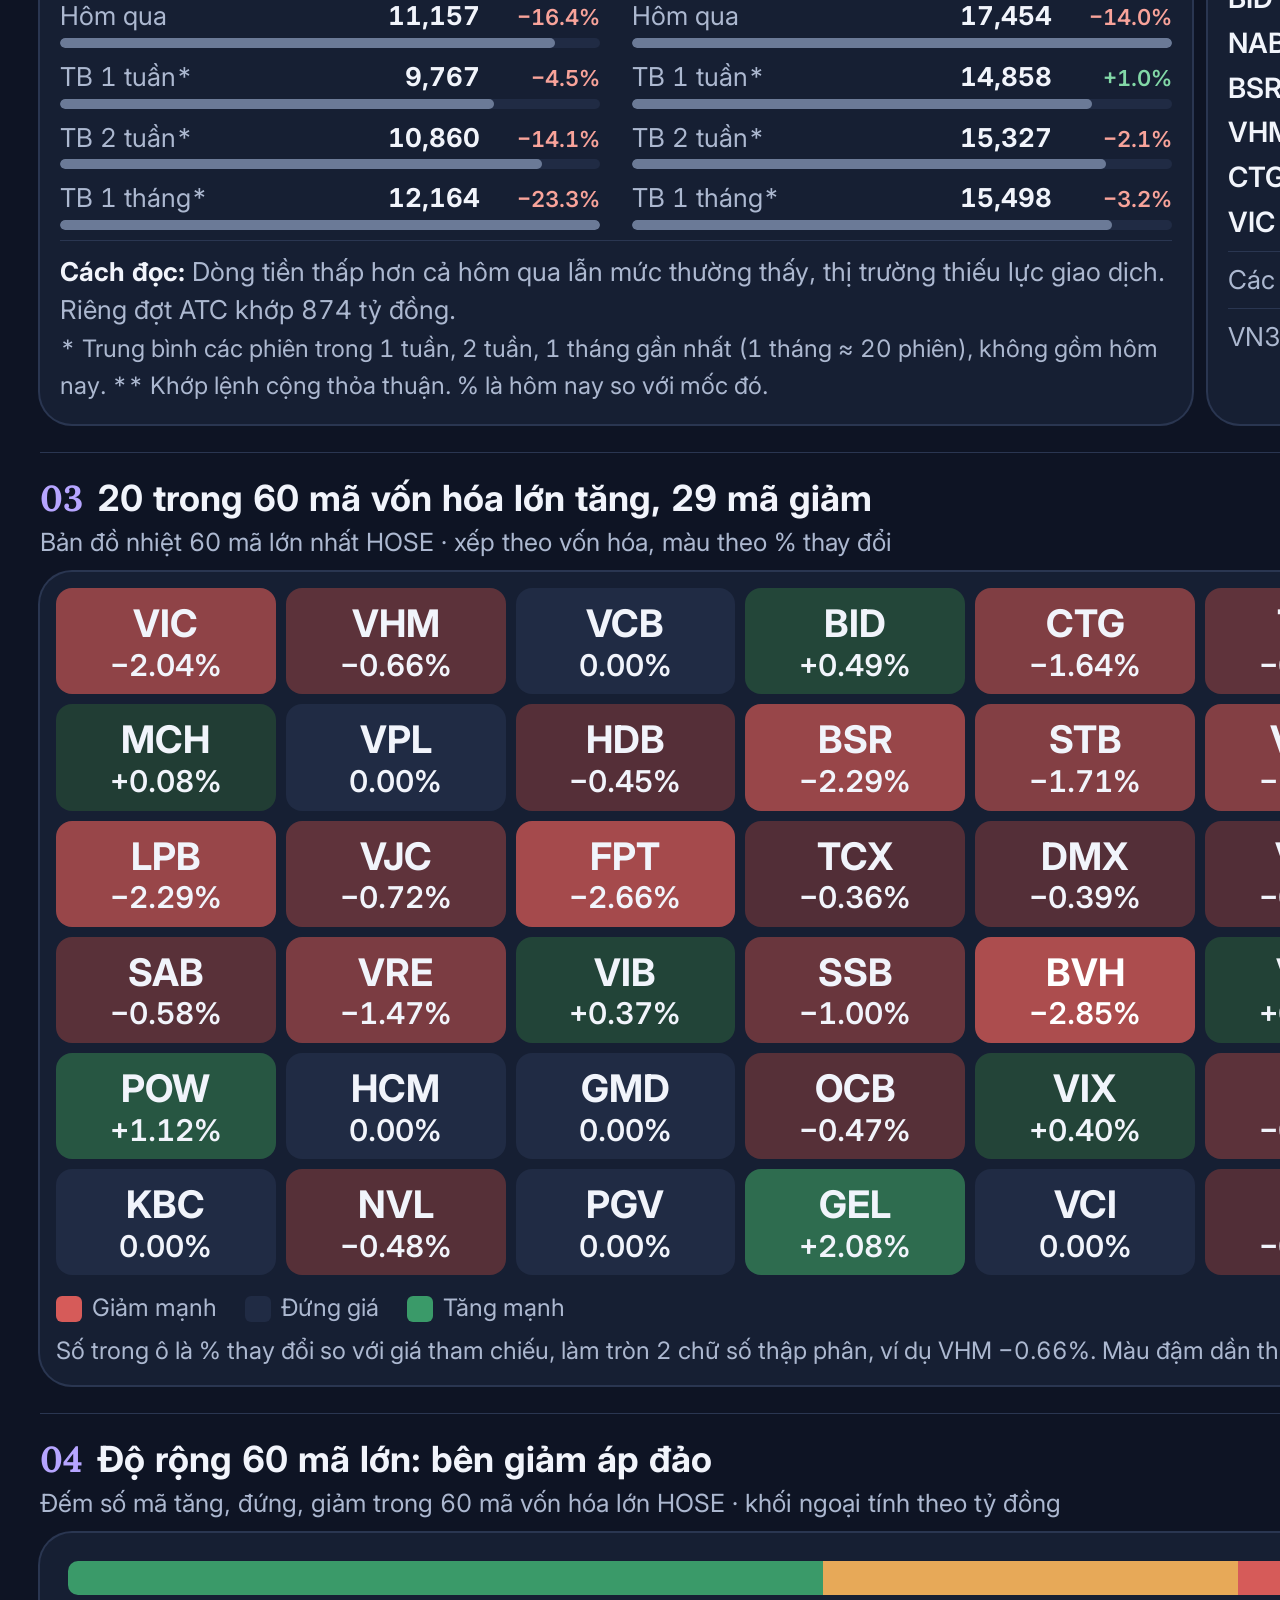
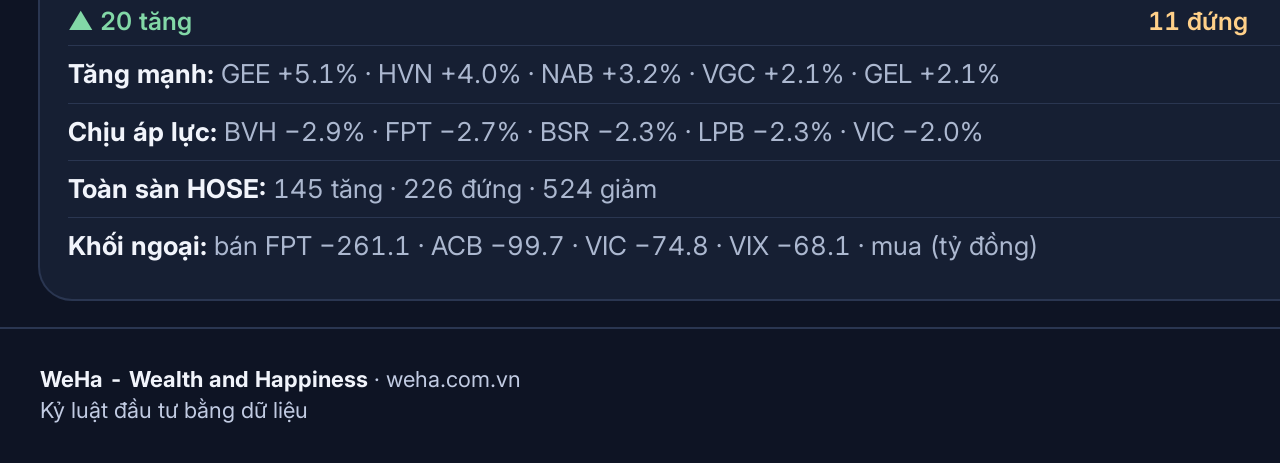
<file: thong-ke-cuoi-phien/2026-11-19/index.html>
<!doctype html><html lang="vi"><head><meta charset="utf-8"><title>Thống kê cuối phiên 19/11/2026</title><style>@font-face{font-family:Inter;src:url(../assets/fonts/Inter.ttf);font-weight:100 900}
@font-face{font-family:Lora;src:url(../assets/fonts/Lora.ttf);font-weight:400 700}
:root{--navy:#171F38;--navy-raised:#2A3655;--navy-track:#485578;--gold:#A56B20;--gold-strong:#87540F;--gold-light:#FFD089;--gold-fill:#FFF1D9;--accent:#5944C5;--accent-soft:#EDE9FF;--accent-on-dark:#B6A5FF;--accent-mark:#B6A5FF;--hero-gradient:linear-gradient(148deg,#293761,#171F38 72%);
--surface-page:#F5F7FC;--surface:#FFFFFF;--surface-soft:#EDF1F9;--text:#19243B;--text-2:#52617B;--text-muted:#62728D;--border:#DCE3F0;--on-dark:#F1F4FB;--on-dark-2:#C1CBE2;
--up:#18663E;--down:#AB342D;--up-bg:#DEF1E7;--down-bg:#FAE1DF;--neutral-bg:#FFF1D9;--up-strong:#18663E;--down-strong:#AB342D;--neutral-strong:#87540F;--up-on-dark:#82D8A7;--down-on-dark:#F8A39A;--up-bar:#3A9A69;--down-bar:#D65B59;
--zone-up-fill:rgba(58,154,105,.19);--zone-down-fill:rgba(214,91,89,.17);--ink:#19243B;--hero-bg:#171F38;--footer-bg:#171F38;--s4:#8D9AB3;--hm-flat:#DCE3F0;--hm-up-max:#18663E;--hm-down-max:#AB342D;
--font-sans:"Inter",sans-serif;--font-serif:"Lora",serif;--shadow-card:0 0 0 2px var(--border)}
*{box-sizing:border-box;margin:0}
body{font-family:var(--font-sans);font-size:26px;line-height:1.45;color:var(--text);background:var(--surface-page);-webkit-font-smoothing:antialiased;font-variant-numeric:tabular-nums}
.canvas{width:2400px;padding:40px 40px 0}
.top{display:flex;justify-content:space-between;align-items:center;padding-bottom:22px;border-bottom:4px solid var(--ink)}
.top img{height:76px}
.meta{display:flex;flex-direction:column;align-items:flex-end;font-size:24px;color:var(--text-2);line-height:1.3}
.meta b{color:var(--ink);font-size:28px}
.tag{font-size:22px;font-weight:700;letter-spacing:.1em;text-transform:uppercase;color:var(--accent)}
.h1{font-family:var(--font-serif);font-variant-numeric:normal;word-spacing:-.08em;font-size:62px;font-weight:700;line-height:1.2;color:var(--ink);margin:8px 0 14px}
.h1 mark{background:linear-gradient(transparent 62%,var(--accent-mark) 62%);color:inherit}
.band{background:var(--ink);color:var(--on-dark);border-radius:10px;padding:10px 22px;margin-top:24px;font-size:24px;font-weight:600;letter-spacing:.1em;text-transform:uppercase}
.kick{font-size:23px;font-weight:500;letter-spacing:.1em;text-transform:uppercase;color:var(--text-muted);margin-top:14px}
.lede{font-size:29px;line-height:1.45;color:var(--text-2);margin-bottom:24px}.lede b{color:var(--ink)}
.kpi{display:grid;grid-template-columns:1.32fr 1fr 1fr 1fr;gap:16px}
.card-hero{background:var(--hero-gradient);box-shadow:inset 0 0 0 2px var(--navy-track);color:var(--on-dark);border-radius:32px;padding:22px 32px}
.eyebrow{font-size:22px;font-weight:700;letter-spacing:.14em;text-transform:uppercase;color:var(--accent-on-dark)}
.display-score{font-family:var(--font-serif);font-size:88px;font-variant-numeric:lining-nums proportional-nums;font-weight:700;line-height:1.1;letter-spacing:-.01em;margin-top:2px}
.hrow{display:flex;align-items:center;gap:16px;flex-wrap:wrap;margin-top:6px}
.chg{font-weight:600;white-space:nowrap}.chg.up{color:var(--up)}.chg.down{color:var(--down)}.chg.flat{color:var(--text-2)}
.card-hero .chg.up{color:var(--up-on-dark)}.card-hero .chg.down{color:var(--down-on-dark)}
.chg.big{font-size:34px}
.badge{padding:6px 16px;border-radius:16px;font-size:23px;font-weight:600}
.b-up{background:var(--up-bg);color:var(--up-strong)}.b-down{background:var(--down-bg);color:var(--down-strong)}.b-mid{background:var(--neutral-bg);color:var(--neutral-strong)}
.how-to-read{margin-top:14px;padding-top:12px;border-top:1px solid var(--border);font-size:26px;line-height:1.45;color:var(--text-2)}
.card-hero .how-to-read{border-top-color:var(--navy-track);color:var(--on-dark-2)}.card-hero .how-to-read b{color:var(--on-dark)}
.how-to-read b{color:var(--ink)}
.stat-tile{background:var(--surface);border-radius:32px;box-shadow:var(--shadow-card);padding:22px 28px;display:flex;flex-direction:column;justify-content:center;gap:4px}
.stat-label,.stat-sub{font-size:23px;color:var(--text-2);line-height:1.3}
.stat-value{font-family:var(--font-serif);font-variant-numeric:lining-nums proportional-nums;font-size:62px;font-weight:700;line-height:1.15;color:var(--ink)}
.stat-value.down{color:var(--down)}.stat-value.up{color:var(--up)}
.unit{font-family:var(--font-sans);font-size:23px;font-weight:500;color:var(--text-2);margin-left:8px}
.sh{font-size:36px;font-weight:700;line-height:1.3;color:var(--ink);margin-top:28px;padding-top:22px;border-top:1px solid var(--border)}
.sh em{font-family:var(--font-serif);font-style:normal;font-variant-numeric:lining-nums;color:var(--accent);margin-right:14px}
.sub{font-size:25px;color:var(--text-2);margin:2px 0 12px}
.card{background:var(--surface);border-radius:32px;box-shadow:var(--shadow-card);padding:16px}
svg{display:block}
.ax{font:22px var(--font-sans);fill:var(--text-muted)}
.note{font:500 24px var(--font-sans);fill:var(--text-2)}
.lab{font:700 24px var(--font-sans)}
.liq{display:grid;grid-template-columns:1.06fr 1fr;gap:10px 32px;padding:20px 24px}.lrs{display:grid;grid-template-columns:1fr 1fr;gap:36px;align-content:center}
.lc{min-width:0}
.lg{display:flex;flex-wrap:wrap;gap:4px 20px;font-size:22px;color:var(--text-2)}
.lg span{display:inline-flex;align-items:center;gap:8px}
.lg i{width:26px;height:6px;border-radius:3px;display:inline-block}
.lg i.dash{background:repeating-linear-gradient(90deg,var(--s4) 0 8px,transparent 8px 13px)}
.cap{font-size:22px;color:var(--text-2);margin-top:4px}
.ct{font-size:26px;font-weight:700;color:var(--ink);margin-bottom:10px}
.cmp{display:grid;grid-template-columns:1fr auto 110px;column-gap:10px;align-items:baseline;font-size:26px;margin-bottom:10px}
.cl{color:var(--text-2)}.cv{font-weight:700;color:var(--ink)}.cc{text-align:right;font-size:22px}
.cb{grid-column:1/-1;height:10px;border-radius:5px;background:var(--surface-soft);margin-top:3px;overflow:hidden}
.cb i{display:block;height:100%;border-radius:5px}
.fn{font-size:24px;color:var(--text-2)}
.wide{grid-column:1/-1;margin-top:2px}
.heat{position:relative;overflow:hidden;border-radius:12px;background:var(--ink)}
.hg{position:absolute;outline:2px solid var(--ink);outline-offset:-1px;overflow:hidden}
.hl{position:absolute;left:0;top:0;right:0;height:34px;padding:0 10px;background:var(--ink);color:var(--on-dark);font-size:22px;line-height:34px;font-weight:600;white-space:nowrap;overflow:hidden}
.ht{position:absolute;display:flex;flex-direction:column;align-items:center;justify-content:center;font-weight:700;line-height:1.08;outline:1px solid var(--surface);outline-offset:-.5px;color:var(--text);overflow:hidden}
.ht small{font-weight:600}.ht.row{flex-direction:row;gap:8px}
.h3u{background:var(--hm-up-max);color:#fff}.h2u{background:color-mix(in srgb,var(--hm-up-max) 50%,var(--up-bg));color:var(--text)}.h1u{background:var(--up-bg)}
.h0{background:var(--neutral-bg)}
.h1d{background:var(--down-bg)}.h2d{background:color-mix(in srgb,var(--hm-down-max) 50%,var(--down-bg));color:var(--text)}.h3d{background:var(--hm-down-max);color:#fff}
.scale{display:flex;align-items:center;gap:6px;margin-top:12px;font-size:22px;color:var(--text-2)}
.scale i{width:56px;height:16px;border-radius:4px}
.two{display:grid;grid-template-columns:1fr 1fr;gap:16px}
.two .card{padding:20px}
.stack{display:flex;height:34px;border-radius:10px;overflow:hidden;margin-top:4px}
.sl{display:flex;justify-content:space-between;font-size:25px;margin:8px 0 6px}.nt{color:var(--neutral-strong);font-weight:600}
.ln{font-size:26px;line-height:1.4;color:var(--text-2);padding:10px 0;border-top:1px solid var(--border)}.ln b{color:var(--ink)}
.ln b.chg.up{color:var(--up)}.ln b.chg.down{color:var(--down)}
.rest{margin-top:6px}
.ctr{display:grid;grid-template-columns:84px 1fr 100px;align-items:center;font-size:27px;line-height:1.5}
.sy{font-weight:600;color:var(--ink)}.nv{text-align:right}
.tr{position:relative;height:20px;display:block}.tr i{position:absolute;top:0;bottom:0;border-radius:3px}
.foot{display:flex;justify-content:space-between;align-items:center;gap:24px;background:var(--footer-bg);color:var(--on-dark-2);font-size:22px;line-height:1.4;margin:28px -40px 0;padding:22px 40px}
.foot b{color:var(--on-dark)}.foot .r{max-width:860px;text-align:right}
.ct{font-size:28px}.stat-label,.stat-sub{font-size:25px}

.top{border-bottom:2px solid var(--border)}
.top img{height:84px}
.brand{display:flex;flex-direction:column;gap:4px}
.brand b{font-family:var(--font-serif);font-variant-numeric:normal;word-spacing:-.04em;font-size:46px;font-weight:700;line-height:1.1;color:var(--ink)}
.brand span{font-size:25px;color:var(--text-2)}
.band{background:var(--hero-bg)}
.card,.stat-tile{border-radius:32px}
.two .card{display:flex;flex-direction:column}
.ct2{font-size:25px;font-weight:600;color:var(--text-2);margin-bottom:8px}
.liq2 .lrs{grid-template-columns:1fr 1fr;gap:32px;margin-top:6px}
.liq2 .how-to-read{margin-top:auto}
.ctr{grid-template-columns:96px 1fr 110px;font-size:28px;line-height:1.6}
.wide-card{padding:24px 28px}
.wide-card .lns{display:block}
.hm{display:grid;grid-template-columns:repeat(10,1fr);gap:10px}
.hc{border-radius:16px;padding:14px 6px 12px;text-align:center;color:var(--text);line-height:1.15}
.hc b{display:block;font-size:38px;font-weight:700}
.hc span{display:block;font-size:30px;font-weight:600;margin-top:2px}
.hm-leg{display:flex;align-items:center;gap:28px;margin-top:16px;font-size:24px;color:var(--text-2)}
.hm-leg span{display:inline-flex;align-items:center;gap:10px}
.hm-leg i{width:26px;height:26px;border-radius:6px;display:inline-block}
.hm-leg em{font-style:normal;margin-left:auto}
.hm-note{font-size:24px;color:var(--text-2);margin-top:8px}

/* ===== Giao diện tối WeHa (bản mẫu 19/11/2026) ===== */
:root{color-scheme:dark;--surface-page:#0E1424;--surface:#161F33;--surface-soft:#202B44;--border:#2A3651;
--text:#F1F4FB;--ink:#F1F4FB;--text-2:#ACB8D0;--text-muted:#96A5BF;
--accent:#B6A5FF;--accent-soft:#2A2448;--accent-mark:#5944C5;
--gold:#E7A958;--gold-strong:#FFD089;--gold-fill:#3B2B1C;--neutral-bg:#3B2B1C;--neutral-strong:#FFD089;
--up:#82D8A7;--down:#F8A39A;--up-strong:#82D8A7;--down-strong:#F8A39A;--up-bg:#203B33;--down-bg:#452A34;
--zone-up-fill:rgba(58,154,105,.24);--zone-down-fill:rgba(214,91,89,.22);
--hm-flat:#202B44;--hm-up-max:#3A9A69;--hm-down-max:#D65B59;--s4:#6B7A97;
--footer-bg:#0E1424;--lab-bg:#2A3655;--lab-fg:#F1F4FB;--dot-ring:#161F33}
.band{background:var(--navy-raised);box-shadow:inset 0 0 0 2px var(--navy-track)}
.foot{box-shadow:inset 0 2px 0 var(--border)}
.card-hero .b-up{background:#DEF1E7;color:#18663E}.card-hero .b-down{background:#FAE1DF;color:#AB342D}.card-hero .b-mid{background:#FFF1D9;color:#87540F}
</style></head><body><main class="canvas">
<header class="top"><div class="brand"><b>WeHa - Wealth and Happiness</b><span>Cuối phiên · 15:00 · Thứ Năm, 19/11/2026</span></div><img src="../assets/logo.png" alt="WeHa"></header>
<div class="band">Thống kê cuối phiên</div>
<div class="kick">Đóng cửa · Thứ Năm 19/11/2026</div>
<h1 class="h1">VN-Index giảm <mark>13.39 điểm</mark> phiên hôm nay; bất động sản, ngân hàng kéo lùi, VIC đè mạnh nhất</h1>
<p class="lede"><b>Cách đọc:</b> Chỉ số dao động trong biên 1,677.63 – 1,703.01, yếu nhất quanh 14:36, đóng cửa 1,689.62, dưới tham chiếu 13.39 điểm.</p>
<section class="kpi">
<div class="card-hero"><div class="eyebrow">VN-Index · đóng cửa</div><div class="display-score">1,689.62</div>
<div class="hrow"><span class="chg down big">−13.39 (−0.79%)</span><span class="badge b-mid">Chốt giữa biên độ</span></div></div>
<div class="stat-tile"><div class="stat-label">Biên độ cả phiên</div><div class="stat-value">25.4<span class="unit">điểm</span></div><div class="stat-sub">1,677.63 – 1,703.01</div></div>
<div class="stat-tile"><div class="stat-label">Giá trị khớp lệnh</div><div class="stat-value">9,328<span class="unit">tỷ đồng</span></div><div class="stat-sub">Thỏa thuận thêm 5,681 tỷ đồng</div></div>
<div class="stat-tile"><div class="stat-label">Khối ngoại khớp lệnh</div><div class="stat-value down">−999<span class="unit">tỷ đồng</span></div><div class="stat-sub">Bán ròng mạnh FPT, ACB, VIC</div></div>
</section>
<h2 class="sh"><em>01</em>Diễn biến trong phiên</h2><p class="sub">VN-Index theo nến 5 phút, gộp giờ nghỉ trưa · nét đứt vàng: tham chiếu</p>
<div class="card"><svg viewBox="0 0 2288 340" width="100%" role="img" aria-label="VN-Index theo nến 5 phút">
<defs><clipPath id="ab"><rect x="0" y="0" width="2288" height="38.1"/></clipPath>
<clipPath id="be"><rect x="0" y="38.1" width="2288" height="340"/></clipPath></defs>
<line x1="16" x2="2138" y1="222.8" y2="222.8" stroke="var(--border)"/><text x="2152" y="230.8" class="ax">1,680</text><line x1="16" x2="2138" y1="142.5" y2="142.5" stroke="var(--border)"/><line x1="16" x2="2138" y1="62.2" y2="62.2" stroke="var(--border)"/><text x="2152" y="70.2" class="ax">1,700</text><line x1="1209.6" x2="1209.6" y1="14" y2="298" stroke="var(--border)" stroke-width="2" stroke-dasharray="4 6"/>
<path d="M16.0,68.5 L60.2,47.8 L104.4,104.0 L148.6,75.0 L192.8,50.7 L237.0,78.1 L281.2,81.5 L325.5,93.1 L369.7,105.7 L413.9,123.8 L458.1,125.5 L502.3,150.2 L546.5,152.3 L590.7,165.2 L634.9,189.2 L679.1,184.7 L723.3,179.6 L767.5,162.5 L811.8,135.1 L856.0,118.8 L900.2,112.3 L944.4,107.0 L988.6,126.8 L1032.8,139.9 L1077.0,126.2 L1121.2,145.0 L1165.4,152.5 L1209.6,151.4 L1209.6,151.4 L1253.8,147.7 L1298.0,147.2 L1342.2,113.5 L1386.5,100.0 L1430.7,113.7 L1474.9,126.1 L1519.1,121.2 L1563.3,114.7 L1607.5,117.2 L1651.7,102.3 L1695.9,111.4 L1740.1,96.5 L1784.3,98.4 L1828.5,106.2 L1872.8,122.5 L1917.0,146.5 L1961.2,151.7 L2005.4,181.1 L2049.6,238.8 L2093.8,176.3 L2138.0,145.6 L2138.0,38.1 L16.0,38.1 Z" fill="var(--zone-up-fill)" clip-path="url(#ab)"/>
<path d="M16.0,68.5 L60.2,47.8 L104.4,104.0 L148.6,75.0 L192.8,50.7 L237.0,78.1 L281.2,81.5 L325.5,93.1 L369.7,105.7 L413.9,123.8 L458.1,125.5 L502.3,150.2 L546.5,152.3 L590.7,165.2 L634.9,189.2 L679.1,184.7 L723.3,179.6 L767.5,162.5 L811.8,135.1 L856.0,118.8 L900.2,112.3 L944.4,107.0 L988.6,126.8 L1032.8,139.9 L1077.0,126.2 L1121.2,145.0 L1165.4,152.5 L1209.6,151.4 L1209.6,151.4 L1253.8,147.7 L1298.0,147.2 L1342.2,113.5 L1386.5,100.0 L1430.7,113.7 L1474.9,126.1 L1519.1,121.2 L1563.3,114.7 L1607.5,117.2 L1651.7,102.3 L1695.9,111.4 L1740.1,96.5 L1784.3,98.4 L1828.5,106.2 L1872.8,122.5 L1917.0,146.5 L1961.2,151.7 L2005.4,181.1 L2049.6,238.8 L2093.8,176.3 L2138.0,145.6 L2138.0,38.1 L16.0,38.1 Z" fill="var(--zone-down-fill)" clip-path="url(#be)"/>
<line x1="16" x2="2138" y1="38.1" y2="38.1" stroke="var(--gold)" stroke-width="2" stroke-dasharray="8 6"/>
<line x1="2138.0" x2="2148" y1="145.6" y2="145.6" stroke="var(--ink)" stroke-width="1.5" stroke-dasharray="3 6"/>
<path d="M16.0,68.5 L60.2,47.8 L104.4,104.0 L148.6,75.0 L192.8,50.7 L237.0,78.1 L281.2,81.5 L325.5,93.1 L369.7,105.7 L413.9,123.8 L458.1,125.5 L502.3,150.2 L546.5,152.3 L590.7,165.2 L634.9,189.2 L679.1,184.7 L723.3,179.6 L767.5,162.5 L811.8,135.1 L856.0,118.8 L900.2,112.3 L944.4,107.0 L988.6,126.8 L1032.8,139.9 L1077.0,126.2 L1121.2,145.0 L1165.4,152.5 L1209.6,151.4 L1209.6,151.4 L1253.8,147.7 L1298.0,147.2 L1342.2,113.5 L1386.5,100.0 L1430.7,113.7 L1474.9,126.1 L1519.1,121.2 L1563.3,114.7 L1607.5,117.2 L1651.7,102.3 L1695.9,111.4 L1740.1,96.5 L1784.3,98.4 L1828.5,106.2 L1872.8,122.5 L1917.0,146.5 L1961.2,151.7 L2005.4,181.1 L2049.6,238.8 L2093.8,176.3 L2138.0,145.6" fill="none" stroke="var(--ink)" stroke-width="3.5" stroke-linejoin="round"/>
<circle cx="2049.6" cy="238.8" r="7" fill="var(--down)" stroke="var(--dot-ring)" stroke-width="2"/>
<text x="2059.6" y="276.8" text-anchor="end" class="lab" fill="var(--down)">Thấp nhất 1,678.01</text>
<circle cx="2138.0" cy="145.6" r="8" fill="var(--ink)" stroke="var(--dot-ring)" stroke-width="2"/>
<rect x="2148" y="122.6" width="138" height="46" rx="8" fill="var(--lab-bg)" stroke="var(--navy-track)" stroke-width="2"/>
<text x="2217.0" y="153.6" text-anchor="middle" class="lab" fill="var(--lab-fg)">1,689.62</text>
<text x="2124.0" y="26.1" text-anchor="end" class="lab" fill="var(--gold-strong)">Tham chiếu 1,703.01</text>
<text x="148.6" y="330" text-anchor="middle" class="ax">09:30</text><text x="679.1" y="330" text-anchor="middle" class="ax">10:30</text><text x="1209.6" y="330" text-anchor="middle" class="ax">11:30 | 13:00</text><text x="1740.1" y="330" text-anchor="middle" class="ax">14:00</text><text x="2138.0" y="330" text-anchor="middle" class="ax">14:45</text></svg></div>
<h2 class="sh"><em>02</em>Thanh khoản thấp hơn hôm qua 16.4%, thấp hơn TB 1 tháng 23.3%</h2><p class="sub">Sàn HOSE · lũy kế cả phiên đến 15:00 · điểm đóng góp theo VCBS</p>
<section class="two"><div class="card liq2"><div class="ct">Thanh khoản</div><div class="lrs"><div class="lr"><div class="ct2">Giá trị khớp lệnh, tỷ đồng</div><div class="cmp"><span class="cl">Hôm nay</span><span class="cv">9,328</span><span class="cc"></span><span class="cb"><i style="width:76.7%;background:var(--ink)"></i></span></div><div class="cmp"><span class="cl">Hôm qua</span><span class="cv">11,157</span><span class="cc"><span class="chg down">−16.4%</span></span><span class="cb"><i style="width:91.7%;background:var(--s4)"></i></span></div><div class="cmp"><span class="cl">TB 1 tuần*</span><span class="cv">9,767</span><span class="cc"><span class="chg down">−4.5%</span></span><span class="cb"><i style="width:80.3%;background:var(--s4)"></i></span></div><div class="cmp"><span class="cl">TB 2 tuần*</span><span class="cv">10,860</span><span class="cc"><span class="chg down">−14.1%</span></span><span class="cb"><i style="width:89.3%;background:var(--s4)"></i></span></div><div class="cmp"><span class="cl">TB 1 tháng*</span><span class="cv">12,164</span><span class="cc"><span class="chg down">−23.3%</span></span><span class="cb"><i style="width:100.0%;background:var(--s4)"></i></span></div></div><div class="lr"><div class="ct2">Gồm thỏa thuận, tỷ đồng**</div><div class="cmp"><span class="cl">Hôm nay</span><span class="cv">15,009</span><span class="cc"></span><span class="cb"><i style="width:86.0%;background:var(--ink)"></i></span></div><div class="cmp"><span class="cl">Hôm qua</span><span class="cv">17,454</span><span class="cc"><span class="chg down">−14.0%</span></span><span class="cb"><i style="width:100.0%;background:var(--s4)"></i></span></div><div class="cmp"><span class="cl">TB 1 tuần*</span><span class="cv">14,858</span><span class="cc"><span class="chg up">+1.0%</span></span><span class="cb"><i style="width:85.1%;background:var(--s4)"></i></span></div><div class="cmp"><span class="cl">TB 2 tuần*</span><span class="cv">15,327</span><span class="cc"><span class="chg down">−2.1%</span></span><span class="cb"><i style="width:87.8%;background:var(--s4)"></i></span></div><div class="cmp"><span class="cl">TB 1 tháng*</span><span class="cv">15,498</span><span class="cc"><span class="chg down">−3.2%</span></span><span class="cb"><i style="width:88.8%;background:var(--s4)"></i></span></div></div></div>
<div class="how-to-read"><b>Cách đọc:</b> Dòng tiền thấp hơn cả hôm qua lẫn mức thường thấy, thị trường thiếu lực giao dịch. Riêng đợt ATC khớp 874 tỷ đồng.<br><span class="fn">* Trung bình các phiên trong 1 tuần, 2 tuần, 1 tháng gần nhất (1 tháng ≈ 20 phiên), không gồm hôm nay. ** Khớp lệnh cộng thỏa thuận. % là hôm nay so với mốc đó.</span></div></div>
<div class="card"><div class="ct">Kéo / đè chỉ số, điểm: HVN nâng nhiều nhất, VIC đè mạnh nhất</div><div class="ctr"><span class="sy">HVN</span><span class="tr"><i style="left:50%;width:3.3%;background:var(--up-bar)"></i></span><span class="chg up nv">+0.58</span></div><div class="ctr"><span class="sy">GEE</span><span class="tr"><i style="left:50%;width:2.3%;background:var(--up-bar)"></i></span><span class="chg up nv">+0.40</span></div><div class="ctr"><span class="sy">BID</span><span class="tr"><i style="left:50%;width:1.4%;background:var(--up-bar)"></i></span><span class="chg up nv">+0.24</span></div><div class="ctr"><span class="sy">NAB</span><span class="tr"><i style="left:50%;width:1.0%;background:var(--up-bar)"></i></span><span class="chg up nv">+0.18</span></div><div class="ctr"><span class="sy">BSR</span><span class="tr"><i style="right:50%;width:3.3%;background:var(--down-bar)"></i></span><span class="chg down nv">−0.57</span></div><div class="ctr"><span class="sy">VHM</span><span class="tr"><i style="right:50%;width:3.9%;background:var(--down-bar)"></i></span><span class="chg down nv">−0.68</span></div><div class="ctr"><span class="sy">CTG</span><span class="tr"><i style="right:50%;width:4.6%;background:var(--down-bar)"></i></span><span class="chg down nv">−0.80</span></div><div class="ctr"><span class="sy">VIC</span><span class="tr"><i style="right:50%;width:46.0%;background:var(--down-bar)"></i></span><span class="chg down nv">−7.99</span></div>
<p class="ln rest">Các mã còn lại cộng dồn: <b>−4.75 điểm</b></p>
<p class="ln">VN30F 11/2026: <b class="chg down">1,787.9 (−1.49%)</b> · basis −0.6</p></div></section>
<h2 class="sh"><em>03</em>20 trong 60 mã vốn hóa lớn tăng, 29 mã giảm</h2><p class="sub">Bản đồ nhiệt 60 mã lớn nhất HOSE · xếp theo vốn hóa, màu theo % thay đổi</p>
<div class="card"><div class="hm"><div class="hc" style="background:color-mix(in srgb,var(--hm-down-max) 51%,var(--down-bg));color:var(--text)"><b>VIC</b><span>−2.04%</span></div><div class="hc" style="background:color-mix(in srgb,var(--hm-down-max) 16%,var(--down-bg));color:var(--text)"><b>VHM</b><span>−0.66%</span></div><div class="hc" style="background:var(--hm-flat)"><b>VCB</b><span>0.00%</span></div><div class="hc" style="background:color-mix(in srgb,var(--hm-up-max) 12%,var(--up-bg));color:var(--text)"><b>BID</b><span>+0.49%</span></div><div class="hc" style="background:color-mix(in srgb,var(--hm-down-max) 41%,var(--down-bg));color:var(--text)"><b>CTG</b><span>−1.64%</span></div><div class="hc" style="background:color-mix(in srgb,var(--hm-down-max) 18%,var(--down-bg));color:var(--text)"><b>TCB</b><span>−0.72%</span></div><div class="hc" style="background:color-mix(in srgb,var(--hm-down-max) 12%,var(--down-bg));color:var(--text)"><b>VPB</b><span>−0.48%</span></div><div class="hc" style="background:color-mix(in srgb,var(--hm-down-max) 13%,var(--down-bg));color:var(--text)"><b>MBB</b><span>−0.53%</span></div><div class="hc" style="background:color-mix(in srgb,var(--hm-down-max) 22%,var(--down-bg));color:var(--text)"><b>GAS</b><span>−0.86%</span></div><div class="hc" style="background:var(--hm-flat)"><b>HPG</b><span>0.00%</span></div><div class="hc" style="background:color-mix(in srgb,var(--hm-up-max) 2%,var(--up-bg));color:var(--text)"><b>MCH</b><span>+0.08%</span></div><div class="hc" style="background:var(--hm-flat)"><b>VPL</b><span>0.00%</span></div><div class="hc" style="background:color-mix(in srgb,var(--hm-down-max) 11%,var(--down-bg));color:var(--text)"><b>HDB</b><span>−0.45%</span></div><div class="hc" style="background:color-mix(in srgb,var(--hm-down-max) 57%,var(--down-bg));color:var(--text)"><b>BSR</b><span>−2.29%</span></div><div class="hc" style="background:color-mix(in srgb,var(--hm-down-max) 43%,var(--down-bg));color:var(--text)"><b>STB</b><span>−1.71%</span></div><div class="hc" style="background:color-mix(in srgb,var(--hm-down-max) 43%,var(--down-bg));color:var(--text)"><b>VNM</b><span>−1.73%</span></div><div class="hc" style="background:color-mix(in srgb,var(--hm-up-max) 18%,var(--up-bg));color:var(--text)"><b>GVR</b><span>+0.74%</span></div><div class="hc" style="background:color-mix(in srgb,var(--hm-down-max) 25%,var(--down-bg));color:var(--text)"><b>ACB</b><span>−0.99%</span></div><div class="hc" style="background:color-mix(in srgb,var(--hm-down-max) 21%,var(--down-bg));color:var(--text)"><b>MSN</b><span>−0.85%</span></div><div class="hc" style="background:color-mix(in srgb,var(--hm-down-max) 17%,var(--down-bg));color:var(--text)"><b>MWG</b><span>−0.69%</span></div><div class="hc" style="background:color-mix(in srgb,var(--hm-down-max) 57%,var(--down-bg));color:var(--text)"><b>LPB</b><span>−2.29%</span></div><div class="hc" style="background:color-mix(in srgb,var(--hm-down-max) 18%,var(--down-bg));color:var(--text)"><b>VJC</b><span>−0.72%</span></div><div class="hc" style="background:color-mix(in srgb,var(--hm-down-max) 66%,var(--down-bg));color:var(--text)"><b>FPT</b><span>−2.66%</span></div><div class="hc" style="background:color-mix(in srgb,var(--hm-down-max) 9%,var(--down-bg));color:var(--text)"><b>TCX</b><span>−0.36%</span></div><div class="hc" style="background:color-mix(in srgb,var(--hm-down-max) 10%,var(--down-bg));color:var(--text)"><b>DMX</b><span>−0.39%</span></div><div class="hc" style="background:color-mix(in srgb,var(--hm-down-max) 9%,var(--down-bg));color:var(--text)"><b>VCK</b><span>−0.37%</span></div><div class="hc" style="background:color-mix(in srgb,var(--hm-up-max) 100%,var(--up-bg));color:#fff"><b>HVN</b><span>+4.05%</span></div><div class="hc" style="background:color-mix(in srgb,var(--hm-up-max) 8%,var(--up-bg));color:var(--text)"><b>MSB</b><span>+0.30%</span></div><div class="hc" style="background:var(--hm-flat)"><b>SSI</b><span>0.00%</span></div><div class="hc" style="background:var(--hm-flat)"><b>SHB</b><span>0.00%</span></div><div class="hc" style="background:color-mix(in srgb,var(--hm-down-max) 14%,var(--down-bg));color:var(--text)"><b>SAB</b><span>−0.58%</span></div><div class="hc" style="background:color-mix(in srgb,var(--hm-down-max) 37%,var(--down-bg));color:var(--text)"><b>VRE</b><span>−1.47%</span></div><div class="hc" style="background:color-mix(in srgb,var(--hm-up-max) 9%,var(--up-bg));color:var(--text)"><b>VIB</b><span>+0.37%</span></div><div class="hc" style="background:color-mix(in srgb,var(--hm-down-max) 25%,var(--down-bg));color:var(--text)"><b>SSB</b><span>−1.00%</span></div><div class="hc" style="background:color-mix(in srgb,var(--hm-down-max) 71%,var(--down-bg));color:#fff"><b>BVH</b><span>−2.85%</span></div><div class="hc" style="background:color-mix(in srgb,var(--hm-up-max) 6%,var(--up-bg));color:var(--text)"><b>VPX</b><span>+0.22%</span></div><div class="hc" style="background:color-mix(in srgb,var(--hm-up-max) 12%,var(--up-bg));color:var(--text)"><b>PLX</b><span>+0.49%</span></div><div class="hc" style="background:color-mix(in srgb,var(--hm-up-max) 100%,var(--up-bg));color:#fff"><b>GEE</b><span>+5.13%</span></div><div class="hc" style="background:var(--hm-flat)"><b>TPB</b><span>0.00%</span></div><div class="hc" style="background:color-mix(in srgb,var(--hm-up-max) 32%,var(--up-bg));color:var(--text)"><b>BCM</b><span>+1.26%</span></div><div class="hc" style="background:color-mix(in srgb,var(--hm-up-max) 28%,var(--up-bg));color:var(--text)"><b>POW</b><span>+1.12%</span></div><div class="hc" style="background:var(--hm-flat)"><b>HCM</b><span>0.00%</span></div><div class="hc" style="background:var(--hm-flat)"><b>GMD</b><span>0.00%</span></div><div class="hc" style="background:color-mix(in srgb,var(--hm-down-max) 12%,var(--down-bg));color:var(--text)"><b>OCB</b><span>−0.47%</span></div><div class="hc" style="background:color-mix(in srgb,var(--hm-up-max) 10%,var(--up-bg));color:var(--text)"><b>VIX</b><span>+0.40%</span></div><div class="hc" style="background:color-mix(in srgb,var(--hm-down-max) 16%,var(--down-bg));color:var(--text)"><b>EIB</b><span>−0.63%</span></div><div class="hc" style="background:color-mix(in srgb,var(--hm-up-max) 38%,var(--up-bg));color:var(--text)"><b>GEX</b><span>+1.50%</span></div><div class="hc" style="background:color-mix(in srgb,var(--hm-up-max) 5%,var(--up-bg));color:var(--text)"><b>REE</b><span>+0.21%</span></div><div class="hc" style="background:color-mix(in srgb,var(--hm-up-max) 80%,var(--up-bg));color:#fff"><b>NAB</b><span>+3.20%</span></div><div class="hc" style="background:color-mix(in srgb,var(--hm-up-max) 14%,var(--up-bg));color:var(--text)"><b>FRT</b><span>+0.54%</span></div><div class="hc" style="background:var(--hm-flat)"><b>KBC</b><span>0.00%</span></div><div class="hc" style="background:color-mix(in srgb,var(--hm-down-max) 12%,var(--down-bg));color:var(--text)"><b>NVL</b><span>−0.48%</span></div><div class="hc" style="background:var(--hm-flat)"><b>PGV</b><span>0.00%</span></div><div class="hc" style="background:color-mix(in srgb,var(--hm-up-max) 52%,var(--up-bg));color:var(--text)"><b>GEL</b><span>+2.08%</span></div><div class="hc" style="background:var(--hm-flat)"><b>VCI</b><span>0.00%</span></div><div class="hc" style="background:color-mix(in srgb,var(--hm-down-max) 8%,var(--down-bg));color:var(--text)"><b>LPS</b><span>−0.33%</span></div><div class="hc" style="background:color-mix(in srgb,var(--hm-up-max) 34%,var(--up-bg));color:var(--text)"><b>VPI</b><span>+1.36%</span></div><div class="hc" style="background:color-mix(in srgb,var(--hm-up-max) 27%,var(--up-bg));color:var(--text)"><b>VND</b><span>+1.07%</span></div><div class="hc" style="background:color-mix(in srgb,var(--hm-down-max) 6%,var(--down-bg));color:var(--text)"><b>SBT</b><span>−0.24%</span></div><div class="hc" style="background:color-mix(in srgb,var(--hm-up-max) 54%,var(--up-bg));color:var(--text)"><b>VGC</b><span>+2.14%</span></div></div><div class="hm-leg"><span><i style="background:var(--hm-down-max)"></i>Giảm mạnh</span><span><i style="background:var(--hm-flat)"></i>Đứng giá</span><span><i style="background:var(--hm-up-max)"></i>Tăng mạnh</span><em>60 mã vốn hóa lớn HOSE</em></div><p class="hm-note">Số trong ô là % thay đổi so với giá tham chiếu, làm tròn 2 chữ số thập phân, ví dụ VHM −0.66%. Màu đậm dần theo mức tăng/giảm, đậm nhất từ ±4%.</p></div>
<h2 class="sh"><em>04</em>Độ rộng 60 mã lớn: bên giảm áp đảo</h2><p class="sub">Đếm số mã tăng, đứng, giảm trong 60 mã vốn hóa lớn HOSE · khối ngoại tính theo tỷ đồng</p>
<div class="card wide-card"><div class="stack"><i style="flex:20;background:var(--up-bar)"></i><i style="flex:11;background:var(--gold)"></i><i style="flex:29;background:var(--down-bar)"></i></div>
<div class="sl"><span class="chg up">▲ 20 tăng</span><span class="nt">11 đứng</span><span class="chg down">29 giảm ▼</span></div>
<div class="lns"><p class="ln"><b>Tăng mạnh:</b> GEE +5.1% · HVN +4.0% · NAB +3.2% · VGC +2.1% · GEL +2.1%</p><p class="ln"><b>Chịu áp lực:</b> BVH −2.9% · FPT −2.7% · BSR −2.3% · LPB −2.3% · VIC −2.0%</p>
<p class="ln"><b>Toàn sàn HOSE:</b> 145 tăng · 226 đứng · 524 giảm</p><p class="ln"><b>Khối ngoại:</b> bán FPT −261.1 · ACB −99.7 · VIC −74.8 · VIX −68.1 · mua  (tỷ đồng)</p></div></div>
<footer class="foot"><div><b>WeHa - Wealth and Happiness</b> · weha.com.vn<br>Kỷ luật đầu tư bằng dữ liệu</div>
<div class="r">Nguồn: VCBS · cập nhật 15:16 19/11/2026. Khối ngoại và thỏa thuận có thể được nguồn cập nhật thêm sau giờ giao dịch. Chỉ để tham khảo, không phải khuyến nghị đầu tư.</div></footer>
</main></body></html>
</file>
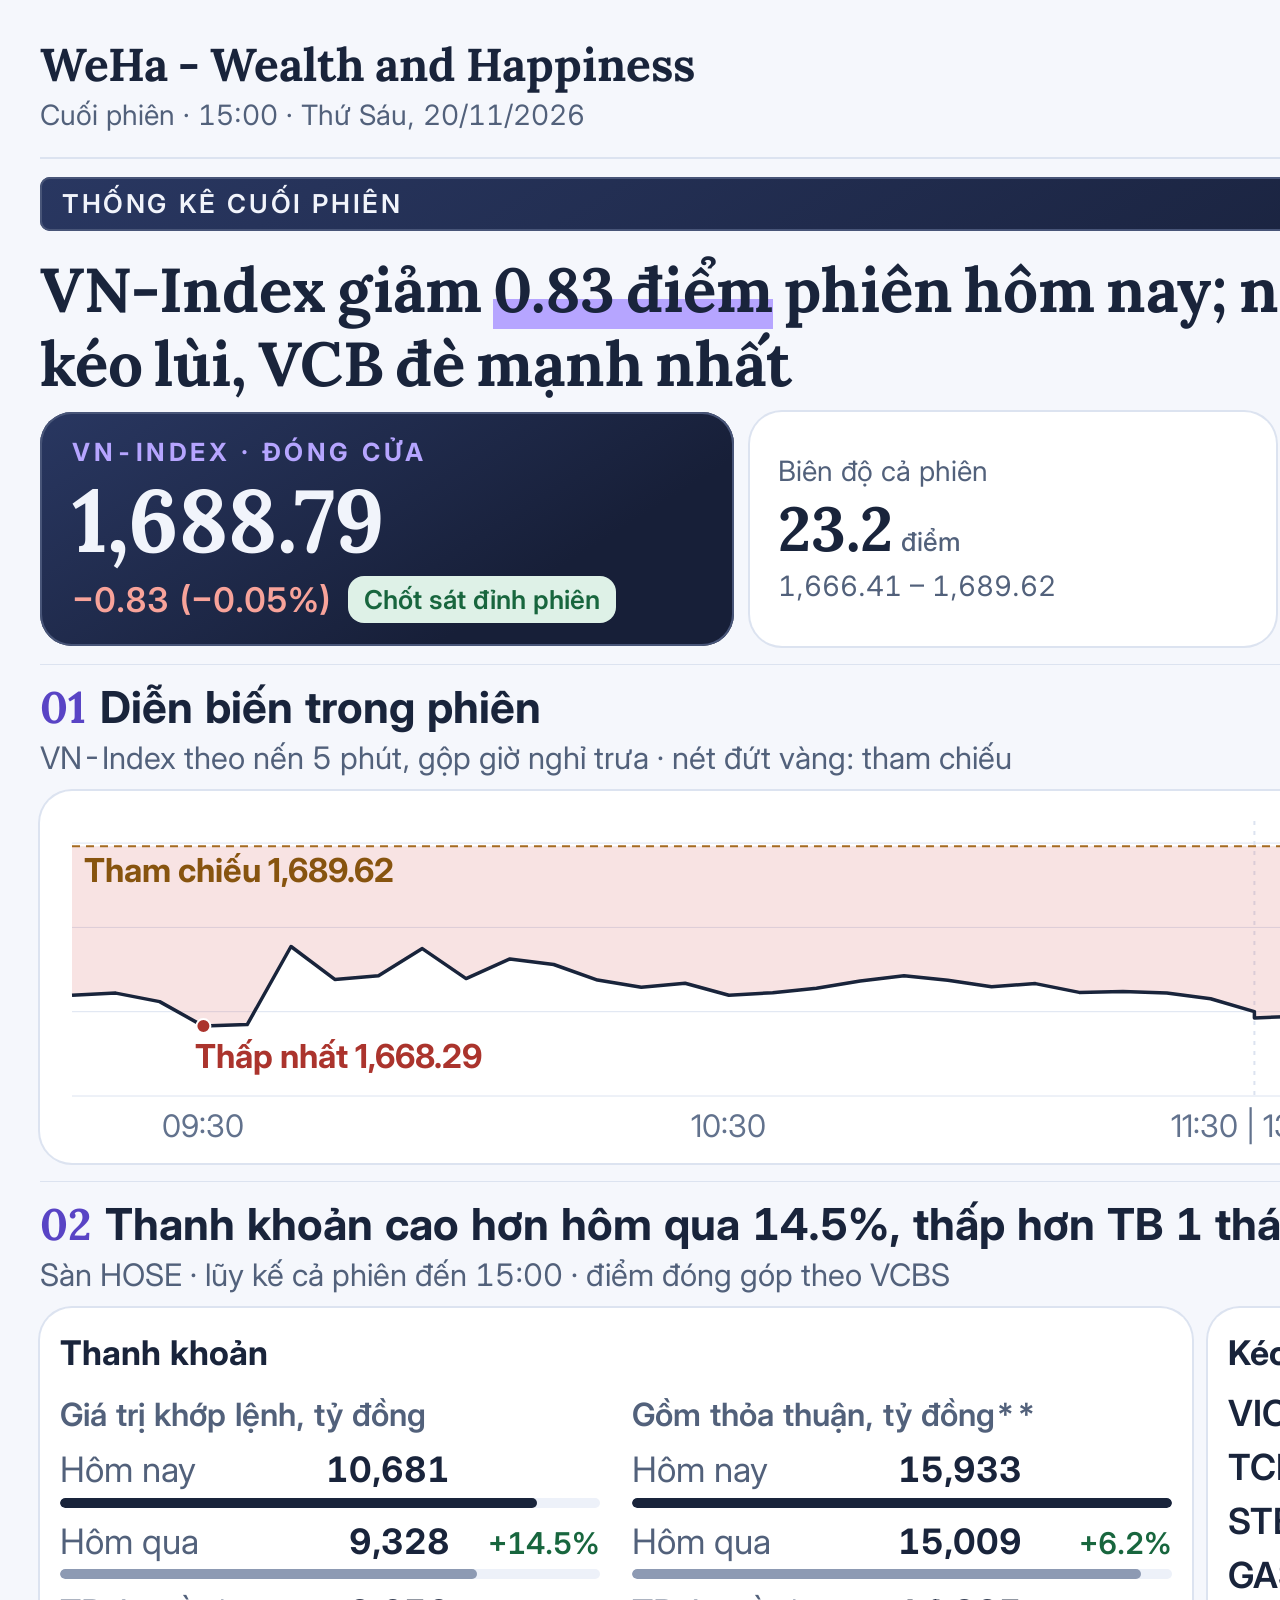
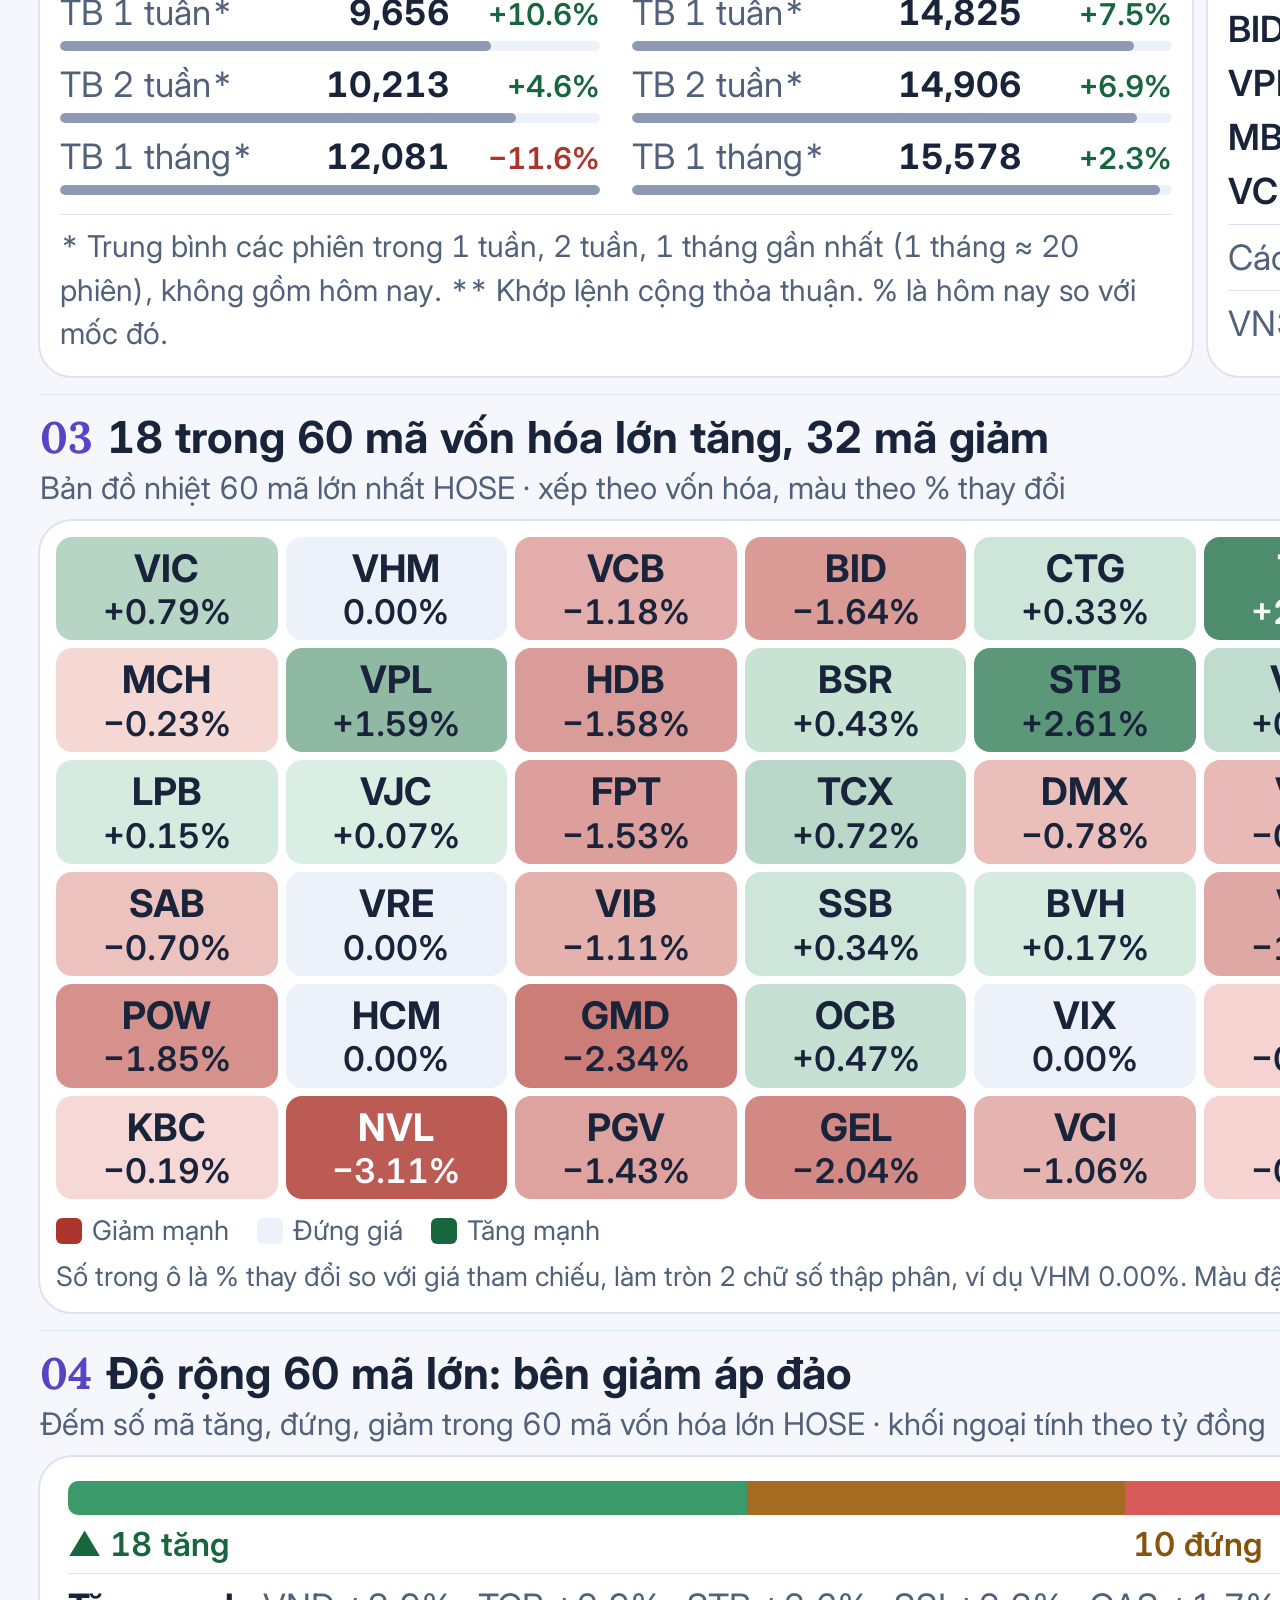
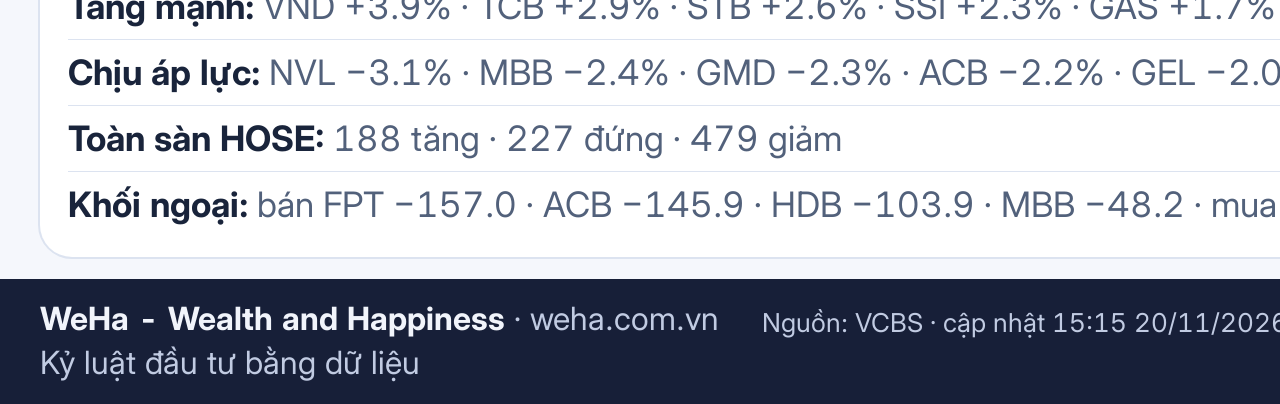
<file: thong-ke-cuoi-phien/2026-11-20/index.html>
<!doctype html><html lang="vi"><head><meta charset="utf-8"><title>Thống kê cuối phiên 20/11/2026</title><style>@font-face{font-family:Inter;src:url(../assets/fonts/Inter.ttf);font-weight:100 900}
@font-face{font-family:Lora;src:url(../assets/fonts/Lora.ttf);font-weight:400 700}
:root{--navy:#171F38;--navy-raised:#2A3655;--navy-track:#485578;--gold:#A56B20;--gold-strong:#87540F;--gold-light:#FFD089;--gold-fill:#FFF1D9;--accent:#5944C5;--accent-soft:#EDE9FF;--accent-on-dark:#B6A5FF;--accent-mark:#B6A5FF;--hero-gradient:linear-gradient(148deg,#293761,#171F38 72%);
--surface-page:#F5F7FC;--surface:#FFFFFF;--surface-soft:#EDF1F9;--text:#19243B;--text-2:#52617B;--text-muted:#62728D;--border:#DCE3F0;--on-dark:#F1F4FB;--on-dark-2:#C1CBE2;
--up:#18663E;--down:#AB342D;--up-bg:#DEF1E7;--down-bg:#FAE1DF;--neutral-bg:#FFF1D9;--up-strong:#18663E;--down-strong:#AB342D;--neutral-strong:#87540F;--up-on-dark:#82D8A7;--down-on-dark:#F8A39A;--up-bar:#3A9A69;--down-bar:#D65B59;
--zone-up-fill:rgba(58,154,105,.19);--zone-down-fill:rgba(214,91,89,.17);--ink:#19243B;--hero-bg:#171F38;--footer-bg:#171F38;--s4:#8D9AB3;--hm-flat:#DCE3F0;--hm-up-max:#18663E;--hm-down-max:#AB342D;
--font-sans:"Inter",sans-serif;--font-serif:"Lora",serif;--shadow-card:0 0 0 2px var(--border)}
*{box-sizing:border-box;margin:0}
body{font-family:var(--font-sans);font-size:26px;line-height:1.45;color:var(--text);background:var(--surface-page);-webkit-font-smoothing:antialiased;font-variant-numeric:tabular-nums}
.canvas{width:2400px;padding:40px 40px 0}
.top{display:flex;justify-content:space-between;align-items:center;padding-bottom:22px;border-bottom:4px solid var(--ink)}
.top img{height:76px}
.meta{display:flex;flex-direction:column;align-items:flex-end;font-size:24px;color:var(--text-2);line-height:1.3}
.meta b{color:var(--ink);font-size:28px}
.tag{font-size:22px;font-weight:700;letter-spacing:.1em;text-transform:uppercase;color:var(--accent)}
.h1{font-family:var(--font-serif);font-variant-numeric:normal;word-spacing:-.08em;font-size:62px;font-weight:700;line-height:1.2;color:var(--ink);margin:8px 0 14px}
.h1 mark{background:linear-gradient(transparent 62%,var(--accent-mark) 62%);color:inherit}
.band{background:var(--ink);color:var(--on-dark);border-radius:10px;padding:10px 22px;margin-top:24px;font-size:24px;font-weight:600;letter-spacing:.1em;text-transform:uppercase}
.kick{font-size:23px;font-weight:500;letter-spacing:.1em;text-transform:uppercase;color:var(--text-muted);margin-top:14px}
.lede{font-size:29px;line-height:1.45;color:var(--text-2);margin-bottom:24px}.lede b{color:var(--ink)}
.kpi{display:grid;grid-template-columns:1.32fr 1fr 1fr 1fr;gap:16px}
.card-hero{background:var(--hero-gradient);box-shadow:inset 0 0 0 2px var(--navy-track);color:var(--on-dark);border-radius:32px;padding:22px 32px}
.eyebrow{font-size:22px;font-weight:700;letter-spacing:.14em;text-transform:uppercase;color:var(--accent-on-dark)}
.display-score{font-family:var(--font-serif);font-size:88px;font-variant-numeric:lining-nums proportional-nums;font-weight:700;line-height:1.1;letter-spacing:-.01em;margin-top:2px}
.hrow{display:flex;align-items:center;gap:16px;flex-wrap:wrap;margin-top:6px}
.chg{font-weight:600;white-space:nowrap}.chg.up{color:var(--up)}.chg.down{color:var(--down)}.chg.flat{color:var(--text-2)}
.card-hero .chg.up{color:var(--up-on-dark)}.card-hero .chg.down{color:var(--down-on-dark)}
.chg.big{font-size:34px}
.badge{padding:6px 16px;border-radius:16px;font-size:23px;font-weight:600}
.b-up{background:var(--up-bg);color:var(--up-strong)}.b-down{background:var(--down-bg);color:var(--down-strong)}.b-mid{background:var(--neutral-bg);color:var(--neutral-strong)}
.how-to-read{margin-top:14px;padding-top:12px;border-top:1px solid var(--border);font-size:26px;line-height:1.45;color:var(--text-2)}
.card-hero .how-to-read{border-top-color:var(--navy-track);color:var(--on-dark-2)}.card-hero .how-to-read b{color:var(--on-dark)}
.how-to-read b{color:var(--ink)}
.stat-tile{background:var(--surface);border-radius:32px;box-shadow:var(--shadow-card);padding:22px 28px;display:flex;flex-direction:column;justify-content:center;gap:4px}
.stat-label,.stat-sub{font-size:23px;color:var(--text-2);line-height:1.3}
.stat-value{font-family:var(--font-serif);font-variant-numeric:lining-nums proportional-nums;font-size:62px;font-weight:700;line-height:1.15;color:var(--ink)}
.stat-value.down{color:var(--down)}.stat-value.up{color:var(--up)}
.unit{font-family:var(--font-sans);font-size:23px;font-weight:500;color:var(--text-2);margin-left:8px}
.sh{font-size:36px;font-weight:700;line-height:1.3;color:var(--ink);margin-top:28px;padding-top:22px;border-top:1px solid var(--border)}
.sh em{font-family:var(--font-serif);font-style:normal;font-variant-numeric:lining-nums;color:var(--accent);margin-right:14px}
.sub{font-size:25px;color:var(--text-2);margin:2px 0 12px}
.card{background:var(--surface);border-radius:32px;box-shadow:var(--shadow-card);padding:16px}
svg{display:block}
.ax{font:22px var(--font-sans);fill:var(--text-muted)}
.note{font:500 24px var(--font-sans);fill:var(--text-2)}
.lab{font:700 24px var(--font-sans)}
.liq{display:grid;grid-template-columns:1.06fr 1fr;gap:10px 32px;padding:20px 24px}.lrs{display:grid;grid-template-columns:1fr 1fr;gap:36px;align-content:center}
.lc{min-width:0}
.lg{display:flex;flex-wrap:wrap;gap:4px 20px;font-size:22px;color:var(--text-2)}
.lg span{display:inline-flex;align-items:center;gap:8px}
.lg i{width:26px;height:6px;border-radius:3px;display:inline-block}
.lg i.dash{background:repeating-linear-gradient(90deg,var(--s4) 0 8px,transparent 8px 13px)}
.cap{font-size:22px;color:var(--text-2);margin-top:4px}
.ct{font-size:26px;font-weight:700;color:var(--ink);margin-bottom:10px}
.cmp{display:grid;grid-template-columns:1fr auto 110px;column-gap:10px;align-items:baseline;font-size:26px;margin-bottom:10px}
.cl{color:var(--text-2)}.cv{font-weight:700;color:var(--ink)}.cc{text-align:right;font-size:22px}
.cb{grid-column:1/-1;height:10px;border-radius:5px;background:var(--surface-soft);margin-top:3px;overflow:hidden}
.cb i{display:block;height:100%;border-radius:5px}
.fn{font-size:24px;color:var(--text-2)}
.wide{grid-column:1/-1;margin-top:2px}
.heat{position:relative;overflow:hidden;border-radius:12px;background:var(--ink)}
.hg{position:absolute;outline:2px solid var(--ink);outline-offset:-1px;overflow:hidden}
.hl{position:absolute;left:0;top:0;right:0;height:34px;padding:0 10px;background:var(--ink);color:var(--on-dark);font-size:22px;line-height:34px;font-weight:600;white-space:nowrap;overflow:hidden}
.ht{position:absolute;display:flex;flex-direction:column;align-items:center;justify-content:center;font-weight:700;line-height:1.08;outline:1px solid var(--surface);outline-offset:-.5px;color:var(--text);overflow:hidden}
.ht small{font-weight:600}.ht.row{flex-direction:row;gap:8px}
.h3u{background:var(--hm-up-max);color:#fff}.h2u{background:color-mix(in srgb,var(--hm-up-max) 50%,var(--up-bg));color:var(--text)}.h1u{background:var(--up-bg)}
.h0{background:var(--neutral-bg)}
.h1d{background:var(--down-bg)}.h2d{background:color-mix(in srgb,var(--hm-down-max) 50%,var(--down-bg));color:var(--text)}.h3d{background:var(--hm-down-max);color:#fff}
.scale{display:flex;align-items:center;gap:6px;margin-top:12px;font-size:22px;color:var(--text-2)}
.scale i{width:56px;height:16px;border-radius:4px}
.two{display:grid;grid-template-columns:1fr 1fr;gap:16px}
.two .card{padding:20px}
.stack{display:flex;height:34px;border-radius:10px;overflow:hidden;margin-top:4px}
.sl{display:flex;justify-content:space-between;font-size:25px;margin:8px 0 6px}.nt{color:var(--neutral-strong);font-weight:600}
.ln{font-size:26px;line-height:1.4;color:var(--text-2);padding:10px 0;border-top:1px solid var(--border)}.ln b{color:var(--ink)}
.ln b.chg.up{color:var(--up)}.ln b.chg.down{color:var(--down)}
.rest{margin-top:6px}
.ctr{display:grid;grid-template-columns:84px 1fr 100px;align-items:center;font-size:27px;line-height:1.5}
.sy{font-weight:600;color:var(--ink)}.nv{text-align:right}
.tr{position:relative;height:20px;display:block}.tr i{position:absolute;top:0;bottom:0;border-radius:3px}
.foot{display:flex;justify-content:space-between;align-items:center;gap:24px;background:var(--footer-bg);color:var(--on-dark-2);font-size:22px;line-height:1.4;margin:28px -40px 0;padding:22px 40px}
.foot b{color:var(--on-dark)}.foot .r{max-width:860px;text-align:right}
.ct{font-size:28px}.stat-label,.stat-sub{font-size:25px}

.top{border-bottom:2px solid var(--border)}
.top img{height:84px}
.brand{display:flex;flex-direction:column;gap:4px}
.brand b{font-family:var(--font-serif);font-variant-numeric:normal;word-spacing:-.04em;font-size:46px;font-weight:700;line-height:1.1;color:var(--ink)}
.brand span{font-size:25px;color:var(--text-2)}
.band{background:var(--hero-bg)}
.card,.stat-tile{border-radius:32px}
.two .card{display:flex;flex-direction:column}
.ct2{font-size:25px;font-weight:600;color:var(--text-2);margin-bottom:8px}
.liq2 .lrs{grid-template-columns:1fr 1fr;gap:32px;margin-top:6px}
.liq2 .how-to-read{margin-top:auto}
.ctr{grid-template-columns:96px 1fr 110px;font-size:28px;line-height:1.6}
.wide-card{padding:24px 28px}
.wide-card .lns{display:block}
.hm{display:grid;grid-template-columns:repeat(10,1fr);gap:10px}
.hc{border-radius:16px;padding:14px 6px 12px;text-align:center;color:var(--text);line-height:1.15}
.hc b{display:block;font-size:38px;font-weight:700}
.hc span{display:block;font-size:30px;font-weight:600;margin-top:2px}
.hm-leg{display:flex;align-items:center;gap:28px;margin-top:16px;font-size:24px;color:var(--text-2)}
.hm-leg span{display:inline-flex;align-items:center;gap:10px}
.hm-leg i{width:26px;height:26px;border-radius:6px;display:inline-block}
.hm-leg em{font-style:normal;margin-left:auto}
.hm-note{font-size:24px;color:var(--text-2);margin-top:8px}

/* ===== WeHa bản sáng (19/11/2026): biến dùng trong build.py ===== */
:root{--lab-bg:#19243B;--lab-fg:#FFFFFF;--dot-ring:#FFFFFF;--hm-flat:#EDF1F9}
.band{background:var(--hero-gradient);box-shadow:inset 0 0 0 2px var(--navy-track)}

/* ===== Lần 2: nâng chữ nhỏ ~0,5–1 cỡ, bớt khoảng trống để giữ tỷ lệ ===== */
body{font-size:28px}
.brand span{font-size:28px}
.band{font-size:26px;margin-top:18px;padding:8px 22px}
.kick{font-size:25px;margin-top:10px}
.h1{margin:4px 0 10px}
.lede{font-size:31px;margin-bottom:18px}
.eyebrow{font-size:25px}
.badge{font-size:26px;padding:5px 16px}
.stat-label,.stat-sub{font-size:28px}
.unit{font-size:26px}
.sh{margin-top:18px;padding-top:14px}
.sub{font-size:28px;margin:0 0 10px}
.ax{font-size:26px}
.note{font-size:26px}
.lab{font-size:28px}
.how-to-read{font-size:29px;margin-top:10px;padding-top:10px}
.fn{font-size:27px}
.ct{font-size:30px;margin-bottom:8px}
.ct2{font-size:28px;margin-bottom:6px}
.cmp{font-size:30px;grid-template-columns:1fr auto 124px;margin-bottom:8px}
.cc{font-size:26px}
.ctr{grid-template-columns:110px 1fr 124px;font-size:31px;line-height:1.5}
.ln{font-size:30px;padding:8px 0}
.sl{font-size:28px;margin:6px 0 4px}
.wide-card{padding:20px 28px}
.hm{gap:8px}
.hc{padding:10px 4px 9px}
.hc span{font-size:34px}
.hm-leg{font-size:27px;margin-top:12px}
.hm-note{font-size:27px;margin-top:6px}
.foot{font-size:26px;margin-top:22px;padding:18px 40px}
.foot .r{max-width:1150px}

.band+.h1{margin-top:22px}
/* ===== Lần 3: biểu đồ 01, thanh khoản, kéo/đè, độ rộng to thêm ~15% ===== */
.ax{font-size:31px}
.note{font-size:30px}
.lab{font-size:33px}
.ct{font-size:34px}
.ct2{font-size:32px}
.cmp{font-size:35px;grid-template-columns:1fr auto 140px}
.cc{font-size:30px}
.fn{font-size:30px}
.ctr{grid-template-columns:130px 1fr 140px;font-size:36px}
.ln{font-size:35px}
.sl{font-size:33px}
/* ===== Lần 4: tiêu đề mục 01–04 và chân ảnh to hơn ===== */
.sh{font-size:44px}
.sub{font-size:31px}
.foot>div:first-child{font-size:32px;flex:none}
.foot .r{max-width:none;flex:1}
</style></head><body><main class="canvas">
<header class="top"><div class="brand"><b>WeHa - Wealth and Happiness</b><span>Cuối phiên · 15:00 · Thứ Sáu, 20/11/2026</span></div><img src="../assets/logo.png" alt="WeHa"></header>
<div class="band">Thống kê cuối phiên</div>
<h1 class="h1">VN-Index giảm <mark>0.83 điểm</mark> phiên hôm nay; ngân hàng, hàng & dịch vụ công nghiệp kéo lùi, VCB đè mạnh nhất</h1>
<section class="kpi">
<div class="card-hero"><div class="eyebrow">VN-Index · đóng cửa</div><div class="display-score">1,688.79</div>
<div class="hrow"><span class="chg down big">−0.83 (−0.05%)</span><span class="badge b-up">Chốt sát đỉnh phiên</span></div></div>
<div class="stat-tile"><div class="stat-label">Biên độ cả phiên</div><div class="stat-value">23.2<span class="unit">điểm</span></div><div class="stat-sub">1,666.41 – 1,689.62</div></div>
<div class="stat-tile"><div class="stat-label">Giá trị khớp lệnh</div><div class="stat-value">10,681<span class="unit">tỷ đồng</span></div><div class="stat-sub">Thỏa thuận thêm 5,252 tỷ đồng</div></div>
<div class="stat-tile"><div class="stat-label">Khối ngoại khớp lệnh</div><div class="stat-value down">−826<span class="unit">tỷ đồng</span></div><div class="stat-sub">Bán ròng mạnh FPT, ACB, HDB</div></div>
</section>
<h2 class="sh"><em>01</em>Diễn biến trong phiên</h2><p class="sub">VN-Index theo nến 5 phút, gộp giờ nghỉ trưa · nét đứt vàng: tham chiếu</p>
<div class="card"><svg viewBox="0 0 2288 340" width="100%" role="img" aria-label="VN-Index theo nến 5 phút">
<defs><clipPath id="ab"><rect x="0" y="0" width="2288" height="39.3"/></clipPath>
<clipPath id="be"><rect x="0" y="39.3" width="2288" height="340"/></clipPath></defs>
<line x1="16" x2="2118" y1="289.0" y2="289.0" stroke="var(--border)"/><text x="2134" y="298.0" class="ax">1,660</text><line x1="16" x2="2118" y1="204.7" y2="204.7" stroke="var(--border)"/><text x="2134" y="213.7" class="ax">1,670</text><line x1="16" x2="2118" y1="120.4" y2="120.4" stroke="var(--border)"/><text x="2134" y="129.4" class="ax">1,680</text><line x1="16" x2="2118" y1="36.1" y2="36.1" stroke="var(--border)"/><line x1="1198.4" x2="1198.4" y1="14" y2="294" stroke="var(--border)" stroke-width="2" stroke-dasharray="4 6"/>
<path d="M16.0,188.3 L59.8,186.1 L103.6,194.6 L147.4,219.1 L191.2,217.6 L235.0,139.5 L278.8,172.4 L322.5,168.8 L366.3,141.6 L410.1,171.6 L453.9,151.9 L497.7,157.5 L541.5,173.1 L585.3,180.3 L629.1,176.3 L672.9,188.3 L716.7,185.7 L760.5,181.2 L804.2,173.9 L848.0,168.7 L891.8,173.3 L935.6,179.7 L979.4,176.6 L1023.2,185.4 L1067.0,184.6 L1110.8,186.1 L1154.6,191.7 L1198.4,204.6 L1198.4,211.0 L1242.2,209.2 L1286.0,181.7 L1329.8,154.5 L1373.5,134.5 L1417.3,124.9 L1461.1,138.6 L1504.9,148.8 L1548.7,166.8 L1592.5,175.5 L1636.3,157.2 L1680.1,143.1 L1723.9,139.0 L1767.7,116.8 L1811.5,120.1 L1855.2,137.3 L1899.0,133.0 L1942.8,103.4 L1986.6,149.5 L2030.4,136.7 L2074.2,120.1 L2118.0,46.3 L2118.0,39.3 L16.0,39.3 Z" fill="var(--zone-up-fill)" clip-path="url(#ab)"/>
<path d="M16.0,188.3 L59.8,186.1 L103.6,194.6 L147.4,219.1 L191.2,217.6 L235.0,139.5 L278.8,172.4 L322.5,168.8 L366.3,141.6 L410.1,171.6 L453.9,151.9 L497.7,157.5 L541.5,173.1 L585.3,180.3 L629.1,176.3 L672.9,188.3 L716.7,185.7 L760.5,181.2 L804.2,173.9 L848.0,168.7 L891.8,173.3 L935.6,179.7 L979.4,176.6 L1023.2,185.4 L1067.0,184.6 L1110.8,186.1 L1154.6,191.7 L1198.4,204.6 L1198.4,211.0 L1242.2,209.2 L1286.0,181.7 L1329.8,154.5 L1373.5,134.5 L1417.3,124.9 L1461.1,138.6 L1504.9,148.8 L1548.7,166.8 L1592.5,175.5 L1636.3,157.2 L1680.1,143.1 L1723.9,139.0 L1767.7,116.8 L1811.5,120.1 L1855.2,137.3 L1899.0,133.0 L1942.8,103.4 L1986.6,149.5 L2030.4,136.7 L2074.2,120.1 L2118.0,46.3 L2118.0,39.3 L16.0,39.3 Z" fill="var(--zone-down-fill)" clip-path="url(#be)"/>
<line x1="16" x2="2118" y1="39.3" y2="39.3" stroke="var(--gold)" stroke-width="2" stroke-dasharray="8 6"/>
<line x1="2118.0" x2="2126" y1="46.3" y2="46.3" stroke="var(--ink)" stroke-width="1.5" stroke-dasharray="3 6"/>
<path d="M16.0,188.3 L59.8,186.1 L103.6,194.6 L147.4,219.1 L191.2,217.6 L235.0,139.5 L278.8,172.4 L322.5,168.8 L366.3,141.6 L410.1,171.6 L453.9,151.9 L497.7,157.5 L541.5,173.1 L585.3,180.3 L629.1,176.3 L672.9,188.3 L716.7,185.7 L760.5,181.2 L804.2,173.9 L848.0,168.7 L891.8,173.3 L935.6,179.7 L979.4,176.6 L1023.2,185.4 L1067.0,184.6 L1110.8,186.1 L1154.6,191.7 L1198.4,204.6 L1198.4,211.0 L1242.2,209.2 L1286.0,181.7 L1329.8,154.5 L1373.5,134.5 L1417.3,124.9 L1461.1,138.6 L1504.9,148.8 L1548.7,166.8 L1592.5,175.5 L1636.3,157.2 L1680.1,143.1 L1723.9,139.0 L1767.7,116.8 L1811.5,120.1 L1855.2,137.3 L1899.0,133.0 L1942.8,103.4 L1986.6,149.5 L2030.4,136.7 L2074.2,120.1 L2118.0,46.3" fill="none" stroke="var(--ink)" stroke-width="3.5" stroke-linejoin="round"/>
<circle cx="147.4" cy="219.1" r="7" fill="var(--down)" stroke="var(--dot-ring)" stroke-width="2"/>
<text x="139.4" y="261.1" text-anchor="start" class="lab" fill="var(--down)">Thấp nhất 1,668.29</text>
<circle cx="2118.0" cy="46.3" r="8" fill="var(--ink)" stroke="var(--dot-ring)" stroke-width="2"/>
<rect x="2126" y="20.3" width="162" height="52" rx="8" fill="var(--lab-bg)"/>
<text x="2207.0" y="56.3" text-anchor="middle" class="lab" fill="var(--lab-fg)">1,688.79</text>
<text x="28.0" y="75.3" text-anchor="start" class="lab" fill="var(--gold-strong)">Tham chiếu 1,689.62</text>
<text x="147.4" y="330" text-anchor="middle" class="ax">09:30</text><text x="672.9" y="330" text-anchor="middle" class="ax">10:30</text><text x="1198.4" y="330" text-anchor="middle" class="ax">11:30 | 13:00</text><text x="1723.9" y="330" text-anchor="middle" class="ax">14:00</text><text x="2118.0" y="330" text-anchor="middle" class="ax">14:45</text></svg></div>
<h2 class="sh"><em>02</em>Thanh khoản cao hơn hôm qua 14.5%, thấp hơn TB 1 tháng 11.6%</h2><p class="sub">Sàn HOSE · lũy kế cả phiên đến 15:00 · điểm đóng góp theo VCBS</p>
<section class="two"><div class="card liq2"><div class="ct">Thanh khoản</div><div class="lrs"><div class="lr"><div class="ct2">Giá trị khớp lệnh, tỷ đồng</div><div class="cmp"><span class="cl">Hôm nay</span><span class="cv">10,681</span><span class="cc"></span><span class="cb"><i style="width:88.4%;background:var(--ink)"></i></span></div><div class="cmp"><span class="cl">Hôm qua</span><span class="cv">9,328</span><span class="cc"><span class="chg up">+14.5%</span></span><span class="cb"><i style="width:77.2%;background:var(--s4)"></i></span></div><div class="cmp"><span class="cl">TB 1 tuần*</span><span class="cv">9,656</span><span class="cc"><span class="chg up">+10.6%</span></span><span class="cb"><i style="width:79.9%;background:var(--s4)"></i></span></div><div class="cmp"><span class="cl">TB 2 tuần*</span><span class="cv">10,213</span><span class="cc"><span class="chg up">+4.6%</span></span><span class="cb"><i style="width:84.5%;background:var(--s4)"></i></span></div><div class="cmp"><span class="cl">TB 1 tháng*</span><span class="cv">12,081</span><span class="cc"><span class="chg down">−11.6%</span></span><span class="cb"><i style="width:100.0%;background:var(--s4)"></i></span></div></div><div class="lr"><div class="ct2">Gồm thỏa thuận, tỷ đồng**</div><div class="cmp"><span class="cl">Hôm nay</span><span class="cv">15,933</span><span class="cc"></span><span class="cb"><i style="width:100.0%;background:var(--ink)"></i></span></div><div class="cmp"><span class="cl">Hôm qua</span><span class="cv">15,009</span><span class="cc"><span class="chg up">+6.2%</span></span><span class="cb"><i style="width:94.2%;background:var(--s4)"></i></span></div><div class="cmp"><span class="cl">TB 1 tuần*</span><span class="cv">14,825</span><span class="cc"><span class="chg up">+7.5%</span></span><span class="cb"><i style="width:93.0%;background:var(--s4)"></i></span></div><div class="cmp"><span class="cl">TB 2 tuần*</span><span class="cv">14,906</span><span class="cc"><span class="chg up">+6.9%</span></span><span class="cb"><i style="width:93.6%;background:var(--s4)"></i></span></div><div class="cmp"><span class="cl">TB 1 tháng*</span><span class="cv">15,578</span><span class="cc"><span class="chg up">+2.3%</span></span><span class="cb"><i style="width:97.8%;background:var(--s4)"></i></span></div></div></div>
<div class="how-to-read"><span class="fn">* Trung bình các phiên trong 1 tuần, 2 tuần, 1 tháng gần nhất (1 tháng ≈ 20 phiên), không gồm hôm nay. ** Khớp lệnh cộng thỏa thuận. % là hôm nay so với mốc đó.</span></div></div>
<div class="card"><div class="ct">Kéo / đè chỉ số, điểm: VIC nâng nhiều nhất, VCB đè mạnh nhất</div><div class="ctr"><span class="sy">VIC</span><span class="tr"><i style="left:50%;width:46.0%;background:var(--up-bar)"></i></span><span class="chg up nv">+3.04</span></div><div class="ctr"><span class="sy">TCB</span><span class="tr"><i style="left:50%;width:19.9%;background:var(--up-bar)"></i></span><span class="chg up nv">+1.31</span></div><div class="ctr"><span class="sy">STB</span><span class="tr"><i style="left:50%;width:10.6%;background:var(--up-bar)"></i></span><span class="chg up nv">+0.70</span></div><div class="ctr"><span class="sy">GAS</span><span class="tr"><i style="left:50%;width:9.0%;background:var(--up-bar)"></i></span><span class="chg up nv">+0.60</span></div><div class="ctr"><span class="sy">BID</span><span class="tr"><i style="right:50%;width:12.1%;background:var(--down-bar)"></i></span><span class="chg down nv">−0.80</span></div><div class="ctr"><span class="sy">VPB</span><span class="tr"><i style="right:50%;width:12.5%;background:var(--down-bar)"></i></span><span class="chg down nv">−0.82</span></div><div class="ctr"><span class="sy">MBB</span><span class="tr"><i style="right:50%;width:14.1%;background:var(--down-bar)"></i></span><span class="chg down nv">−0.93</span></div><div class="ctr"><span class="sy">VCB</span><span class="tr"><i style="right:50%;width:15.6%;background:var(--down-bar)"></i></span><span class="chg down nv">−1.03</span></div>
<p class="ln rest">Các mã còn lại cộng dồn: <b>−2.88 điểm</b></p>
<p class="ln">VN30F 12/2026: <b class="chg down">1,780.2 (−0.61%)</b> · basis −6.6</p></div></section>
<h2 class="sh"><em>03</em>18 trong 60 mã vốn hóa lớn tăng, 32 mã giảm</h2><p class="sub">Bản đồ nhiệt 60 mã lớn nhất HOSE · xếp theo vốn hóa, màu theo % thay đổi</p>
<div class="card"><div class="hm"><div class="hc" style="background:color-mix(in srgb,var(--hm-up-max) 20%,var(--up-bg));color:var(--text)"><b>VIC</b><span>+0.79%</span></div><div class="hc" style="background:var(--hm-flat)"><b>VHM</b><span>0.00%</span></div><div class="hc" style="background:color-mix(in srgb,var(--hm-down-max) 30%,var(--down-bg));color:var(--text)"><b>VCB</b><span>−1.18%</span></div><div class="hc" style="background:color-mix(in srgb,var(--hm-down-max) 41%,var(--down-bg));color:var(--text)"><b>BID</b><span>−1.64%</span></div><div class="hc" style="background:color-mix(in srgb,var(--hm-up-max) 8%,var(--up-bg));color:var(--text)"><b>CTG</b><span>+0.33%</span></div><div class="hc" style="background:color-mix(in srgb,var(--hm-up-max) 73%,var(--up-bg));color:#fff"><b>TCB</b><span>+2.91%</span></div><div class="hc" style="background:color-mix(in srgb,var(--hm-down-max) 48%,var(--down-bg));color:var(--text)"><b>VPB</b><span>−1.91%</span></div><div class="hc" style="background:color-mix(in srgb,var(--hm-down-max) 60%,var(--down-bg));color:var(--text)"><b>MBB</b><span>−2.41%</span></div><div class="hc" style="background:color-mix(in srgb,var(--hm-up-max) 43%,var(--up-bg));color:var(--text)"><b>GAS</b><span>+1.73%</span></div><div class="hc" style="background:var(--hm-flat)"><b>HPG</b><span>0.00%</span></div><div class="hc" style="background:color-mix(in srgb,var(--hm-down-max) 6%,var(--down-bg));color:var(--text)"><b>MCH</b><span>−0.23%</span></div><div class="hc" style="background:color-mix(in srgb,var(--hm-up-max) 40%,var(--up-bg));color:var(--text)"><b>VPL</b><span>+1.59%</span></div><div class="hc" style="background:color-mix(in srgb,var(--hm-down-max) 40%,var(--down-bg));color:var(--text)"><b>HDB</b><span>−1.58%</span></div><div class="hc" style="background:color-mix(in srgb,var(--hm-up-max) 11%,var(--up-bg));color:var(--text)"><b>BSR</b><span>+0.43%</span></div><div class="hc" style="background:color-mix(in srgb,var(--hm-up-max) 65%,var(--up-bg));color:var(--text)"><b>STB</b><span>+2.61%</span></div><div class="hc" style="background:color-mix(in srgb,var(--hm-up-max) 15%,var(--up-bg));color:var(--text)"><b>VNM</b><span>+0.59%</span></div><div class="hc" style="background:color-mix(in srgb,var(--hm-down-max) 9%,var(--down-bg));color:var(--text)"><b>GVR</b><span>−0.36%</span></div><div class="hc" style="background:color-mix(in srgb,var(--hm-down-max) 56%,var(--down-bg));color:var(--text)"><b>ACB</b><span>−2.24%</span></div><div class="hc" style="background:color-mix(in srgb,var(--hm-down-max) 7%,var(--down-bg));color:var(--text)"><b>MSN</b><span>−0.29%</span></div><div class="hc" style="background:color-mix(in srgb,var(--hm-down-max) 14%,var(--down-bg));color:var(--text)"><b>MWG</b><span>−0.55%</span></div><div class="hc" style="background:color-mix(in srgb,var(--hm-up-max) 4%,var(--up-bg));color:var(--text)"><b>LPB</b><span>+0.15%</span></div><div class="hc" style="background:color-mix(in srgb,var(--hm-up-max) 2%,var(--up-bg));color:var(--text)"><b>VJC</b><span>+0.07%</span></div><div class="hc" style="background:color-mix(in srgb,var(--hm-down-max) 38%,var(--down-bg));color:var(--text)"><b>FPT</b><span>−1.53%</span></div><div class="hc" style="background:color-mix(in srgb,var(--hm-up-max) 18%,var(--up-bg));color:var(--text)"><b>TCX</b><span>+0.72%</span></div><div class="hc" style="background:color-mix(in srgb,var(--hm-down-max) 20%,var(--down-bg));color:var(--text)"><b>DMX</b><span>−0.78%</span></div><div class="hc" style="background:color-mix(in srgb,var(--hm-down-max) 23%,var(--down-bg));color:var(--text)"><b>VCK</b><span>−0.93%</span></div><div class="hc" style="background:color-mix(in srgb,var(--hm-down-max) 16%,var(--down-bg));color:var(--text)"><b>HVN</b><span>−0.65%</span></div><div class="hc" style="background:var(--hm-flat)"><b>MSB</b><span>0.00%</span></div><div class="hc" style="background:color-mix(in srgb,var(--hm-up-max) 57%,var(--up-bg));color:var(--text)"><b>SSI</b><span>+2.30%</span></div><div class="hc" style="background:var(--hm-flat)"><b>SHB</b><span>0.00%</span></div><div class="hc" style="background:color-mix(in srgb,var(--hm-down-max) 18%,var(--down-bg));color:var(--text)"><b>SAB</b><span>−0.70%</span></div><div class="hc" style="background:var(--hm-flat)"><b>VRE</b><span>0.00%</span></div><div class="hc" style="background:color-mix(in srgb,var(--hm-down-max) 28%,var(--down-bg));color:var(--text)"><b>VIB</b><span>−1.11%</span></div><div class="hc" style="background:color-mix(in srgb,var(--hm-up-max) 8%,var(--up-bg));color:var(--text)"><b>SSB</b><span>+0.34%</span></div><div class="hc" style="background:color-mix(in srgb,var(--hm-up-max) 4%,var(--up-bg));color:var(--text)"><b>BVH</b><span>+0.17%</span></div><div class="hc" style="background:color-mix(in srgb,var(--hm-down-max) 33%,var(--down-bg));color:var(--text)"><b>VPX</b><span>−1.31%</span></div><div class="hc" style="background:var(--hm-flat)"><b>PLX</b><span>0.00%</span></div><div class="hc" style="background:color-mix(in srgb,var(--hm-down-max) 49%,var(--down-bg));color:var(--text)"><b>GEE</b><span>−1.95%</span></div><div class="hc" style="background:var(--hm-flat)"><b>TPB</b><span>0.00%</span></div><div class="hc" style="background:color-mix(in srgb,var(--hm-down-max) 17%,var(--down-bg));color:var(--text)"><b>BCM</b><span>−0.69%</span></div><div class="hc" style="background:color-mix(in srgb,var(--hm-down-max) 46%,var(--down-bg));color:var(--text)"><b>POW</b><span>−1.85%</span></div><div class="hc" style="background:var(--hm-flat)"><b>HCM</b><span>0.00%</span></div><div class="hc" style="background:color-mix(in srgb,var(--hm-down-max) 58%,var(--down-bg));color:var(--text)"><b>GMD</b><span>−2.34%</span></div><div class="hc" style="background:color-mix(in srgb,var(--hm-up-max) 12%,var(--up-bg));color:var(--text)"><b>OCB</b><span>+0.47%</span></div><div class="hc" style="background:var(--hm-flat)"><b>VIX</b><span>0.00%</span></div><div class="hc" style="background:color-mix(in srgb,var(--hm-down-max) 8%,var(--down-bg));color:var(--text)"><b>EIB</b><span>−0.32%</span></div><div class="hc" style="background:color-mix(in srgb,var(--hm-down-max) 31%,var(--down-bg));color:var(--text)"><b>GEX</b><span>−1.23%</span></div><div class="hc" style="background:color-mix(in srgb,var(--hm-down-max) 40%,var(--down-bg));color:var(--text)"><b>REE</b><span>−1.59%</span></div><div class="hc" style="background:color-mix(in srgb,var(--hm-up-max) 20%,var(--up-bg));color:var(--text)"><b>NAB</b><span>+0.78%</span></div><div class="hc" style="background:color-mix(in srgb,var(--hm-down-max) 24%,var(--down-bg));color:var(--text)"><b>FRT</b><span>−0.94%</span></div><div class="hc" style="background:color-mix(in srgb,var(--hm-down-max) 5%,var(--down-bg));color:var(--text)"><b>KBC</b><span>−0.19%</span></div><div class="hc" style="background:color-mix(in srgb,var(--hm-down-max) 78%,var(--down-bg));color:#fff"><b>NVL</b><span>−3.11%</span></div><div class="hc" style="background:color-mix(in srgb,var(--hm-down-max) 36%,var(--down-bg));color:var(--text)"><b>PGV</b><span>−1.43%</span></div><div class="hc" style="background:color-mix(in srgb,var(--hm-down-max) 51%,var(--down-bg));color:var(--text)"><b>GEL</b><span>−2.04%</span></div><div class="hc" style="background:color-mix(in srgb,var(--hm-down-max) 26%,var(--down-bg));color:var(--text)"><b>VCI</b><span>−1.06%</span></div><div class="hc" style="background:color-mix(in srgb,var(--hm-down-max) 8%,var(--down-bg));color:var(--text)"><b>LPS</b><span>−0.33%</span></div><div class="hc" style="background:color-mix(in srgb,var(--hm-down-max) 21%,var(--down-bg));color:var(--text)"><b>VPI</b><span>−0.84%</span></div><div class="hc" style="background:color-mix(in srgb,var(--hm-up-max) 97%,var(--up-bg));color:#fff"><b>VND</b><span>+3.89%</span></div><div class="hc" style="background:var(--hm-flat)"><b>SBT</b><span>0.00%</span></div><div class="hc" style="background:color-mix(in srgb,var(--hm-up-max) 3%,var(--up-bg));color:var(--text)"><b>VGC</b><span>+0.13%</span></div></div><div class="hm-leg"><span><i style="background:var(--hm-down-max)"></i>Giảm mạnh</span><span><i style="background:var(--hm-flat)"></i>Đứng giá</span><span><i style="background:var(--hm-up-max)"></i>Tăng mạnh</span><em>60 mã vốn hóa lớn HOSE</em></div><p class="hm-note">Số trong ô là % thay đổi so với giá tham chiếu, làm tròn 2 chữ số thập phân, ví dụ VHM 0.00%. Màu đậm dần theo mức tăng/giảm, đậm nhất từ ±4%.</p></div>
<h2 class="sh"><em>04</em>Độ rộng 60 mã lớn: bên giảm áp đảo</h2><p class="sub">Đếm số mã tăng, đứng, giảm trong 60 mã vốn hóa lớn HOSE · khối ngoại tính theo tỷ đồng</p>
<div class="card wide-card"><div class="stack"><i style="flex:18;background:var(--up-bar)"></i><i style="flex:10;background:var(--gold)"></i><i style="flex:32;background:var(--down-bar)"></i></div>
<div class="sl"><span class="chg up">▲ 18 tăng</span><span class="nt">10 đứng</span><span class="chg down">32 giảm ▼</span></div>
<div class="lns"><p class="ln"><b>Tăng mạnh:</b> VND +3.9% · TCB +2.9% · STB +2.6% · SSI +2.3% · GAS +1.7%</p><p class="ln"><b>Chịu áp lực:</b> NVL −3.1% · MBB −2.4% · GMD −2.3% · ACB −2.2% · GEL −2.0%</p>
<p class="ln"><b>Toàn sàn HOSE:</b> 188 tăng · 227 đứng · 479 giảm</p><p class="ln"><b>Khối ngoại:</b> bán FPT −157.0 · ACB −145.9 · HDB −103.9 · MBB −48.2 · mua POW +151.6 (tỷ đồng)</p></div></div>
<footer class="foot"><div><b>WeHa - Wealth and Happiness</b> · weha.com.vn<br>Kỷ luật đầu tư bằng dữ liệu</div>
<div class="r">Nguồn: VCBS · cập nhật 15:15 20/11/2026. Khối ngoại và thỏa thuận có thể được nguồn cập nhật thêm sau giờ giao dịch. Chỉ để tham khảo, không phải khuyến nghị đầu tư.</div></footer>
</main></body></html>
</file>
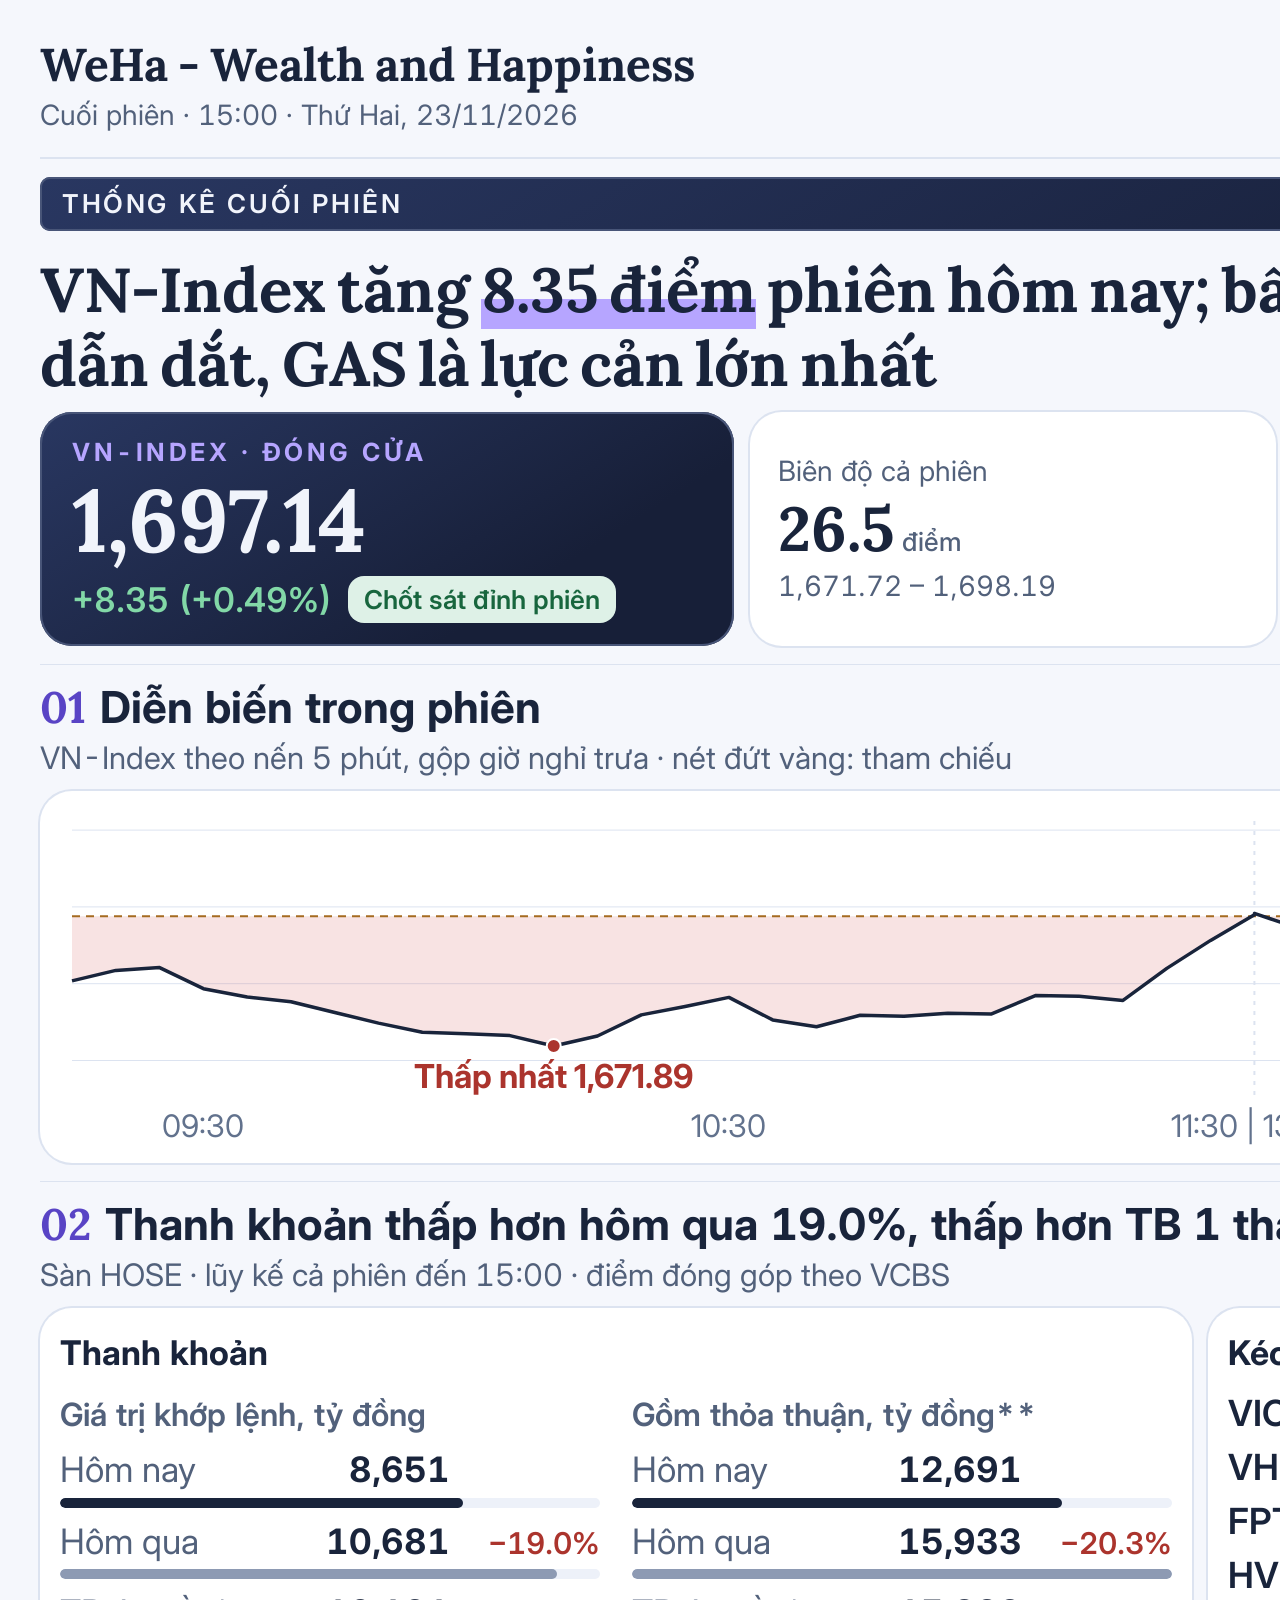
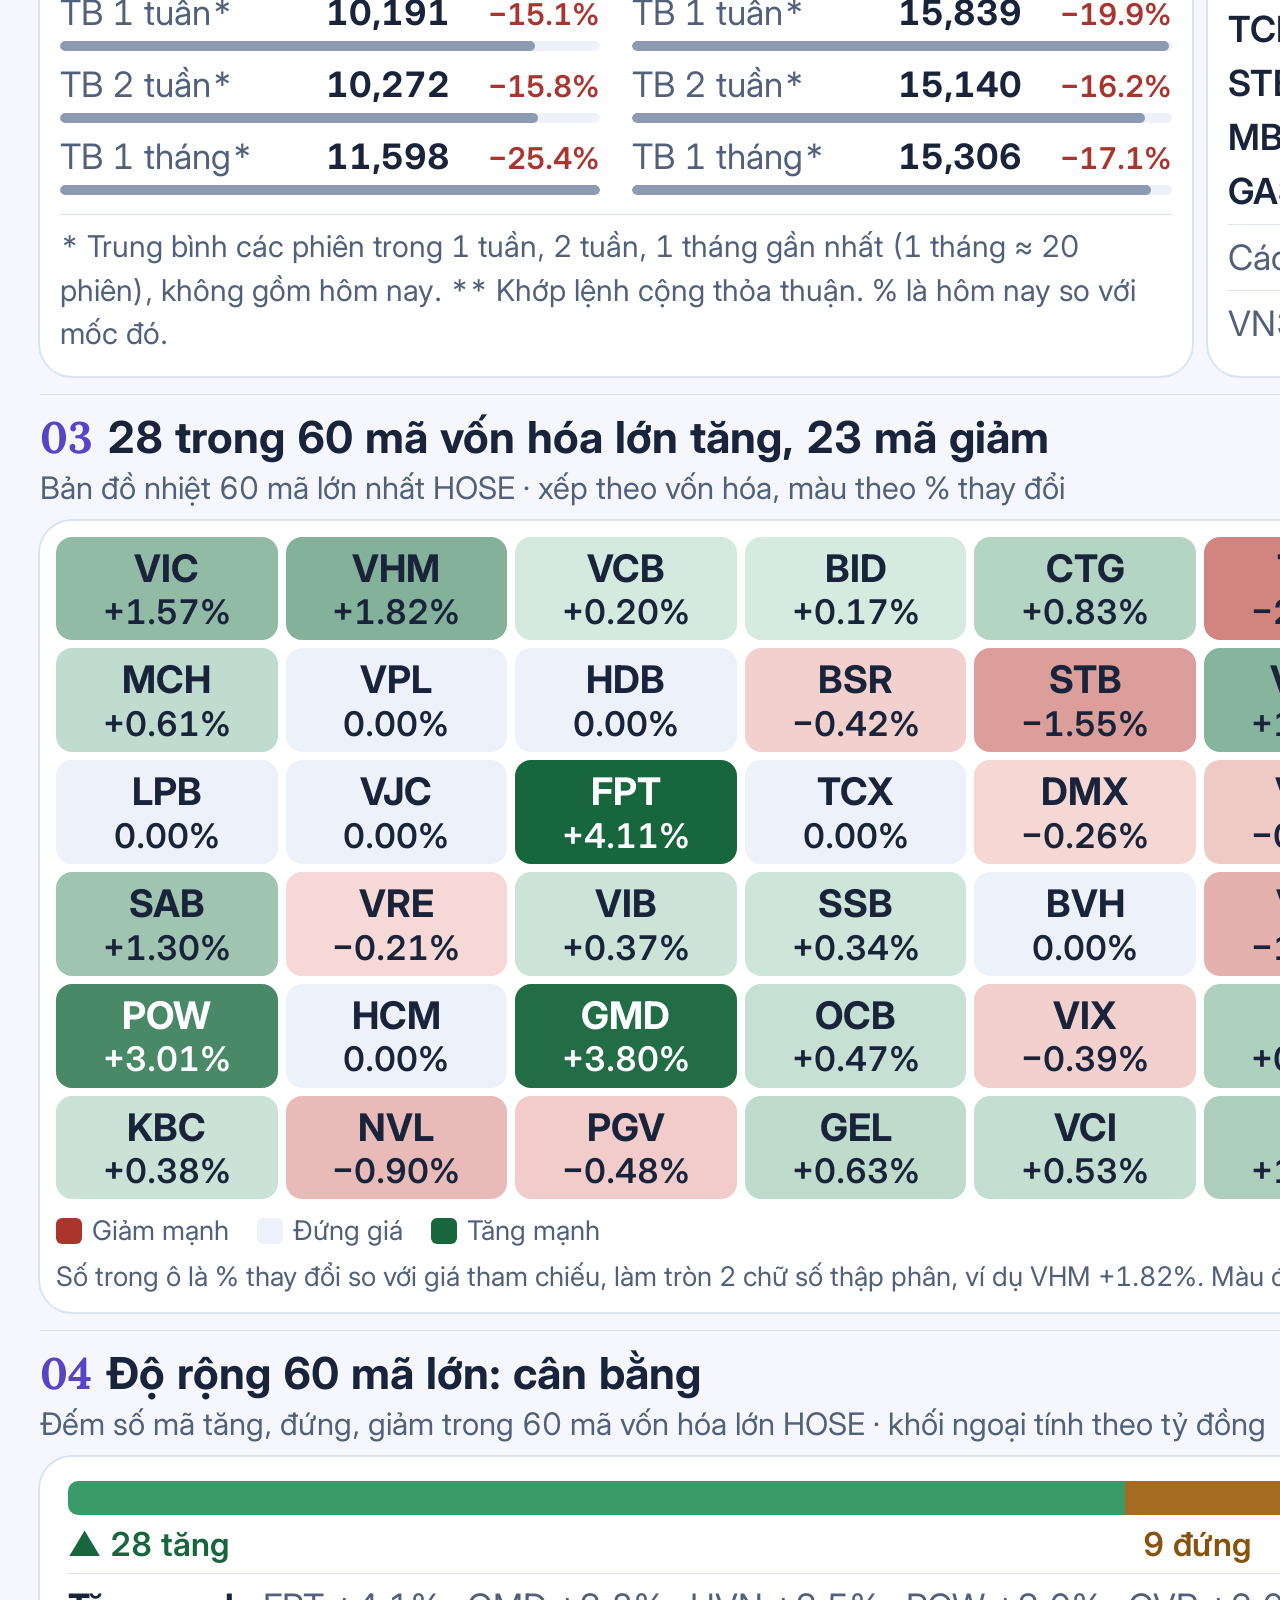
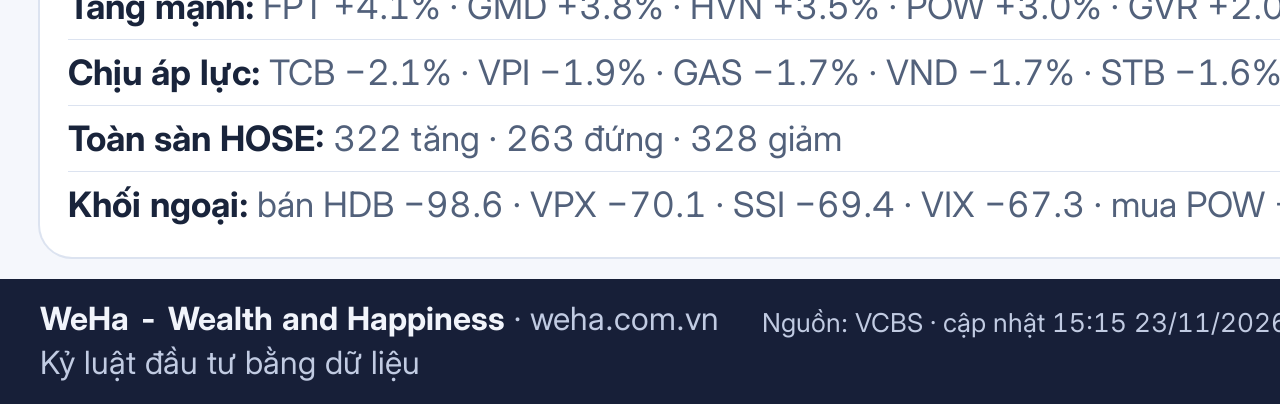
<file: thong-ke-cuoi-phien/2026-11-23/index.html>
<!doctype html><html lang="vi"><head><meta charset="utf-8"><title>Thống kê cuối phiên 23/11/2026</title><style>@font-face{font-family:Inter;src:url(../assets/fonts/Inter.ttf);font-weight:100 900}
@font-face{font-family:Lora;src:url(../assets/fonts/Lora.ttf);font-weight:400 700}
:root{--navy:#171F38;--navy-raised:#2A3655;--navy-track:#485578;--gold:#A56B20;--gold-strong:#87540F;--gold-light:#FFD089;--gold-fill:#FFF1D9;--accent:#5944C5;--accent-soft:#EDE9FF;--accent-on-dark:#B6A5FF;--accent-mark:#B6A5FF;--hero-gradient:linear-gradient(148deg,#293761,#171F38 72%);
--surface-page:#F5F7FC;--surface:#FFFFFF;--surface-soft:#EDF1F9;--text:#19243B;--text-2:#52617B;--text-muted:#62728D;--border:#DCE3F0;--on-dark:#F1F4FB;--on-dark-2:#C1CBE2;
--up:#18663E;--down:#AB342D;--up-bg:#DEF1E7;--down-bg:#FAE1DF;--neutral-bg:#FFF1D9;--up-strong:#18663E;--down-strong:#AB342D;--neutral-strong:#87540F;--up-on-dark:#82D8A7;--down-on-dark:#F8A39A;--up-bar:#3A9A69;--down-bar:#D65B59;
--zone-up-fill:rgba(58,154,105,.19);--zone-down-fill:rgba(214,91,89,.17);--ink:#19243B;--hero-bg:#171F38;--footer-bg:#171F38;--s4:#8D9AB3;--hm-flat:#DCE3F0;--hm-up-max:#18663E;--hm-down-max:#AB342D;
--font-sans:"Inter",sans-serif;--font-serif:"Lora",serif;--shadow-card:0 0 0 2px var(--border)}
*{box-sizing:border-box;margin:0}
body{font-family:var(--font-sans);font-size:26px;line-height:1.45;color:var(--text);background:var(--surface-page);-webkit-font-smoothing:antialiased;font-variant-numeric:tabular-nums}
.canvas{width:2400px;padding:40px 40px 0}
.top{display:flex;justify-content:space-between;align-items:center;padding-bottom:22px;border-bottom:4px solid var(--ink)}
.top img{height:76px}
.meta{display:flex;flex-direction:column;align-items:flex-end;font-size:24px;color:var(--text-2);line-height:1.3}
.meta b{color:var(--ink);font-size:28px}
.tag{font-size:22px;font-weight:700;letter-spacing:.1em;text-transform:uppercase;color:var(--accent)}
.h1{font-family:var(--font-serif);font-variant-numeric:normal;word-spacing:-.08em;font-size:62px;font-weight:700;line-height:1.2;color:var(--ink);margin:8px 0 14px}
.h1 mark{background:linear-gradient(transparent 62%,var(--accent-mark) 62%);color:inherit}
.band{background:var(--ink);color:var(--on-dark);border-radius:10px;padding:10px 22px;margin-top:24px;font-size:24px;font-weight:600;letter-spacing:.1em;text-transform:uppercase}
.kick{font-size:23px;font-weight:500;letter-spacing:.1em;text-transform:uppercase;color:var(--text-muted);margin-top:14px}
.lede{font-size:29px;line-height:1.45;color:var(--text-2);margin-bottom:24px}.lede b{color:var(--ink)}
.kpi{display:grid;grid-template-columns:1.32fr 1fr 1fr 1fr;gap:16px}
.card-hero{background:var(--hero-gradient);box-shadow:inset 0 0 0 2px var(--navy-track);color:var(--on-dark);border-radius:32px;padding:22px 32px}
.eyebrow{font-size:22px;font-weight:700;letter-spacing:.14em;text-transform:uppercase;color:var(--accent-on-dark)}
.display-score{font-family:var(--font-serif);font-size:88px;font-variant-numeric:lining-nums proportional-nums;font-weight:700;line-height:1.1;letter-spacing:-.01em;margin-top:2px}
.hrow{display:flex;align-items:center;gap:16px;flex-wrap:wrap;margin-top:6px}
.chg{font-weight:600;white-space:nowrap}.chg.up{color:var(--up)}.chg.down{color:var(--down)}.chg.flat{color:var(--text-2)}
.card-hero .chg.up{color:var(--up-on-dark)}.card-hero .chg.down{color:var(--down-on-dark)}
.chg.big{font-size:34px}
.badge{padding:6px 16px;border-radius:16px;font-size:23px;font-weight:600}
.b-up{background:var(--up-bg);color:var(--up-strong)}.b-down{background:var(--down-bg);color:var(--down-strong)}.b-mid{background:var(--neutral-bg);color:var(--neutral-strong)}
.how-to-read{margin-top:14px;padding-top:12px;border-top:1px solid var(--border);font-size:26px;line-height:1.45;color:var(--text-2)}
.card-hero .how-to-read{border-top-color:var(--navy-track);color:var(--on-dark-2)}.card-hero .how-to-read b{color:var(--on-dark)}
.how-to-read b{color:var(--ink)}
.stat-tile{background:var(--surface);border-radius:32px;box-shadow:var(--shadow-card);padding:22px 28px;display:flex;flex-direction:column;justify-content:center;gap:4px}
.stat-label,.stat-sub{font-size:23px;color:var(--text-2);line-height:1.3}
.stat-value{font-family:var(--font-serif);font-variant-numeric:lining-nums proportional-nums;font-size:62px;font-weight:700;line-height:1.15;color:var(--ink)}
.stat-value.down{color:var(--down)}.stat-value.up{color:var(--up)}
.unit{font-family:var(--font-sans);font-size:23px;font-weight:500;color:var(--text-2);margin-left:8px}
.sh{font-size:36px;font-weight:700;line-height:1.3;color:var(--ink);margin-top:28px;padding-top:22px;border-top:1px solid var(--border)}
.sh em{font-family:var(--font-serif);font-style:normal;font-variant-numeric:lining-nums;color:var(--accent);margin-right:14px}
.sub{font-size:25px;color:var(--text-2);margin:2px 0 12px}
.card{background:var(--surface);border-radius:32px;box-shadow:var(--shadow-card);padding:16px}
svg{display:block}
.ax{font:22px var(--font-sans);fill:var(--text-muted)}
.note{font:500 24px var(--font-sans);fill:var(--text-2)}
.lab{font:700 24px var(--font-sans)}
.liq{display:grid;grid-template-columns:1.06fr 1fr;gap:10px 32px;padding:20px 24px}.lrs{display:grid;grid-template-columns:1fr 1fr;gap:36px;align-content:center}
.lc{min-width:0}
.lg{display:flex;flex-wrap:wrap;gap:4px 20px;font-size:22px;color:var(--text-2)}
.lg span{display:inline-flex;align-items:center;gap:8px}
.lg i{width:26px;height:6px;border-radius:3px;display:inline-block}
.lg i.dash{background:repeating-linear-gradient(90deg,var(--s4) 0 8px,transparent 8px 13px)}
.cap{font-size:22px;color:var(--text-2);margin-top:4px}
.ct{font-size:26px;font-weight:700;color:var(--ink);margin-bottom:10px}
.cmp{display:grid;grid-template-columns:1fr auto 110px;column-gap:10px;align-items:baseline;font-size:26px;margin-bottom:10px}
.cl{color:var(--text-2)}.cv{font-weight:700;color:var(--ink)}.cc{text-align:right;font-size:22px}
.cb{grid-column:1/-1;height:10px;border-radius:5px;background:var(--surface-soft);margin-top:3px;overflow:hidden}
.cb i{display:block;height:100%;border-radius:5px}
.fn{font-size:24px;color:var(--text-2)}
.wide{grid-column:1/-1;margin-top:2px}
.heat{position:relative;overflow:hidden;border-radius:12px;background:var(--ink)}
.hg{position:absolute;outline:2px solid var(--ink);outline-offset:-1px;overflow:hidden}
.hl{position:absolute;left:0;top:0;right:0;height:34px;padding:0 10px;background:var(--ink);color:var(--on-dark);font-size:22px;line-height:34px;font-weight:600;white-space:nowrap;overflow:hidden}
.ht{position:absolute;display:flex;flex-direction:column;align-items:center;justify-content:center;font-weight:700;line-height:1.08;outline:1px solid var(--surface);outline-offset:-.5px;color:var(--text);overflow:hidden}
.ht small{font-weight:600}.ht.row{flex-direction:row;gap:8px}
.h3u{background:var(--hm-up-max);color:#fff}.h2u{background:color-mix(in srgb,var(--hm-up-max) 50%,var(--up-bg));color:var(--text)}.h1u{background:var(--up-bg)}
.h0{background:var(--neutral-bg)}
.h1d{background:var(--down-bg)}.h2d{background:color-mix(in srgb,var(--hm-down-max) 50%,var(--down-bg));color:var(--text)}.h3d{background:var(--hm-down-max);color:#fff}
.scale{display:flex;align-items:center;gap:6px;margin-top:12px;font-size:22px;color:var(--text-2)}
.scale i{width:56px;height:16px;border-radius:4px}
.two{display:grid;grid-template-columns:1fr 1fr;gap:16px}
.two .card{padding:20px}
.stack{display:flex;height:34px;border-radius:10px;overflow:hidden;margin-top:4px}
.sl{display:flex;justify-content:space-between;font-size:25px;margin:8px 0 6px}.nt{color:var(--neutral-strong);font-weight:600}
.ln{font-size:26px;line-height:1.4;color:var(--text-2);padding:10px 0;border-top:1px solid var(--border)}.ln b{color:var(--ink)}
.ln b.chg.up{color:var(--up)}.ln b.chg.down{color:var(--down)}
.rest{margin-top:6px}
.ctr{display:grid;grid-template-columns:84px 1fr 100px;align-items:center;font-size:27px;line-height:1.5}
.sy{font-weight:600;color:var(--ink)}.nv{text-align:right}
.tr{position:relative;height:20px;display:block}.tr i{position:absolute;top:0;bottom:0;border-radius:3px}
.foot{display:flex;justify-content:space-between;align-items:center;gap:24px;background:var(--footer-bg);color:var(--on-dark-2);font-size:22px;line-height:1.4;margin:28px -40px 0;padding:22px 40px}
.foot b{color:var(--on-dark)}.foot .r{max-width:860px;text-align:right}
.ct{font-size:28px}.stat-label,.stat-sub{font-size:25px}

.top{border-bottom:2px solid var(--border)}
.top img{height:84px}
.brand{display:flex;flex-direction:column;gap:4px}
.brand b{font-family:var(--font-serif);font-variant-numeric:normal;word-spacing:-.04em;font-size:46px;font-weight:700;line-height:1.1;color:var(--ink)}
.brand span{font-size:25px;color:var(--text-2)}
.band{background:var(--hero-bg)}
.card,.stat-tile{border-radius:32px}
.two .card{display:flex;flex-direction:column}
.ct2{font-size:25px;font-weight:600;color:var(--text-2);margin-bottom:8px}
.liq2 .lrs{grid-template-columns:1fr 1fr;gap:32px;margin-top:6px}
.liq2 .how-to-read{margin-top:auto}
.ctr{grid-template-columns:96px 1fr 110px;font-size:28px;line-height:1.6}
.wide-card{padding:24px 28px}
.wide-card .lns{display:block}
.hm{display:grid;grid-template-columns:repeat(10,1fr);gap:10px}
.hc{border-radius:16px;padding:14px 6px 12px;text-align:center;color:var(--text);line-height:1.15}
.hc b{display:block;font-size:38px;font-weight:700}
.hc span{display:block;font-size:30px;font-weight:600;margin-top:2px}
.hm-leg{display:flex;align-items:center;gap:28px;margin-top:16px;font-size:24px;color:var(--text-2)}
.hm-leg span{display:inline-flex;align-items:center;gap:10px}
.hm-leg i{width:26px;height:26px;border-radius:6px;display:inline-block}
.hm-leg em{font-style:normal;margin-left:auto}
.hm-note{font-size:24px;color:var(--text-2);margin-top:8px}

/* ===== WeHa bản sáng (19/11/2026): biến dùng trong build.py ===== */
:root{--lab-bg:#19243B;--lab-fg:#FFFFFF;--dot-ring:#FFFFFF;--hm-flat:#EDF1F9}
.band{background:var(--hero-gradient);box-shadow:inset 0 0 0 2px var(--navy-track)}

/* ===== Lần 2: nâng chữ nhỏ ~0,5–1 cỡ, bớt khoảng trống để giữ tỷ lệ ===== */
body{font-size:28px}
.brand span{font-size:28px}
.band{font-size:26px;margin-top:18px;padding:8px 22px}
.kick{font-size:25px;margin-top:10px}
.h1{margin:4px 0 10px}
.lede{font-size:31px;margin-bottom:18px}
.eyebrow{font-size:25px}
.badge{font-size:26px;padding:5px 16px}
.stat-label,.stat-sub{font-size:28px}
.unit{font-size:26px}
.sh{margin-top:18px;padding-top:14px}
.sub{font-size:28px;margin:0 0 10px}
.ax{font-size:26px}
.note{font-size:26px}
.lab{font-size:28px}
.how-to-read{font-size:29px;margin-top:10px;padding-top:10px}
.fn{font-size:27px}
.ct{font-size:30px;margin-bottom:8px}
.ct2{font-size:28px;margin-bottom:6px}
.cmp{font-size:30px;grid-template-columns:1fr auto 124px;margin-bottom:8px}
.cc{font-size:26px}
.ctr{grid-template-columns:110px 1fr 124px;font-size:31px;line-height:1.5}
.ln{font-size:30px;padding:8px 0}
.sl{font-size:28px;margin:6px 0 4px}
.wide-card{padding:20px 28px}
.hm{gap:8px}
.hc{padding:10px 4px 9px}
.hc span{font-size:34px}
.hm-leg{font-size:27px;margin-top:12px}
.hm-note{font-size:27px;margin-top:6px}
.foot{font-size:26px;margin-top:22px;padding:18px 40px}
.foot .r{max-width:1150px}

.band+.h1{margin-top:22px}
/* ===== Lần 3: biểu đồ 01, thanh khoản, kéo/đè, độ rộng to thêm ~15% ===== */
.ax{font-size:31px}
.note{font-size:30px}
.lab{font-size:33px}
.ct{font-size:34px}
.ct2{font-size:32px}
.cmp{font-size:35px;grid-template-columns:1fr auto 140px}
.cc{font-size:30px}
.fn{font-size:30px}
.ctr{grid-template-columns:130px 1fr 140px;font-size:36px}
.ln{font-size:35px}
.sl{font-size:33px}
/* ===== Lần 4: tiêu đề mục 01–04 và chân ảnh to hơn ===== */
.sh{font-size:44px}
.sub{font-size:31px}
.foot>div:first-child{font-size:32px;flex:none}
.foot .r{max-width:none;flex:1}
</style></head><body><main class="canvas">
<header class="top"><div class="brand"><b>WeHa - Wealth and Happiness</b><span>Cuối phiên · 15:00 · Thứ Hai, 23/11/2026</span></div><img src="../assets/logo.png" alt="WeHa"></header>
<div class="band">Thống kê cuối phiên</div>
<h1 class="h1">VN-Index tăng <mark>8.35 điểm</mark> phiên hôm nay; bất động sản, thực phẩm và đồ uống dẫn dắt, GAS là lực cản lớn nhất</h1>
<section class="kpi">
<div class="card-hero"><div class="eyebrow">VN-Index · đóng cửa</div><div class="display-score">1,697.14</div>
<div class="hrow"><span class="chg up big">+8.35 (+0.49%)</span><span class="badge b-up">Chốt sát đỉnh phiên</span></div></div>
<div class="stat-tile"><div class="stat-label">Biên độ cả phiên</div><div class="stat-value">26.5<span class="unit">điểm</span></div><div class="stat-sub">1,671.72 – 1,698.19</div></div>
<div class="stat-tile"><div class="stat-label">Giá trị khớp lệnh</div><div class="stat-value">8,651<span class="unit">tỷ đồng</span></div><div class="stat-sub">Thỏa thuận thêm 4,040 tỷ đồng</div></div>
<div class="stat-tile"><div class="stat-label">Khối ngoại khớp lệnh</div><div class="stat-value down">−372<span class="unit">tỷ đồng</span></div><div class="stat-sub">Bán ròng mạnh HDB, VPX, SSI</div></div>
</section>
<h2 class="sh"><em>01</em>Diễn biến trong phiên</h2><p class="sub">VN-Index theo nến 5 phút, gộp giờ nghỉ trưa · nét đứt vàng: tham chiếu</p>
<div class="card"><svg viewBox="0 0 2288 340" width="100%" role="img" aria-label="VN-Index theo nến 5 phút">
<defs><clipPath id="ab"><rect x="0" y="0" width="2288" height="109.2"/></clipPath>
<clipPath id="be"><rect x="0" y="109.2" width="2288" height="340"/></clipPath></defs>
<line x1="16" x2="2118" y1="253.5" y2="253.5" stroke="var(--border)"/><text x="2134" y="262.5" class="ax">1,670</text><line x1="16" x2="2118" y1="176.7" y2="176.7" stroke="var(--border)"/><text x="2134" y="185.7" class="ax">1,680</text><line x1="16" x2="2118" y1="99.9" y2="99.9" stroke="var(--border)"/><text x="2134" y="108.9" class="ax">1,690</text><line x1="16" x2="2118" y1="23.1" y2="23.1" stroke="var(--border)"/><line x1="1198.4" x2="1198.4" y1="14" y2="294" stroke="var(--border)" stroke-width="2" stroke-dasharray="4 6"/>
<path d="M16.0,173.9 L59.8,163.4 L103.6,160.6 L147.4,181.7 L191.2,190.0 L235.0,194.7 L278.8,205.5 L322.5,216.1 L366.3,225.2 L410.1,226.8 L453.9,228.6 L497.7,239.0 L541.5,229.0 L585.3,207.9 L629.1,199.5 L672.9,190.4 L716.7,212.9 L760.5,219.7 L804.2,208.3 L848.0,209.3 L891.8,206.3 L935.6,206.9 L979.4,188.6 L1023.2,189.3 L1067.0,193.4 L1110.8,161.4 L1154.6,133.4 L1198.4,107.7 L1198.4,106.4 L1242.2,121.2 L1286.0,122.0 L1329.8,96.1 L1373.5,56.9 L1417.3,60.1 L1461.1,59.7 L1504.9,78.0 L1548.7,90.7 L1592.5,92.3 L1636.3,83.2 L1680.1,91.0 L1723.9,83.1 L1767.7,91.9 L1811.5,91.9 L1855.2,69.0 L1899.0,41.1 L1942.8,45.9 L1986.6,63.5 L2030.4,54.2 L2074.2,63.0 L2118.0,45.1 L2118.0,109.2 L16.0,109.2 Z" fill="var(--zone-up-fill)" clip-path="url(#ab)"/>
<path d="M16.0,173.9 L59.8,163.4 L103.6,160.6 L147.4,181.7 L191.2,190.0 L235.0,194.7 L278.8,205.5 L322.5,216.1 L366.3,225.2 L410.1,226.8 L453.9,228.6 L497.7,239.0 L541.5,229.0 L585.3,207.9 L629.1,199.5 L672.9,190.4 L716.7,212.9 L760.5,219.7 L804.2,208.3 L848.0,209.3 L891.8,206.3 L935.6,206.9 L979.4,188.6 L1023.2,189.3 L1067.0,193.4 L1110.8,161.4 L1154.6,133.4 L1198.4,107.7 L1198.4,106.4 L1242.2,121.2 L1286.0,122.0 L1329.8,96.1 L1373.5,56.9 L1417.3,60.1 L1461.1,59.7 L1504.9,78.0 L1548.7,90.7 L1592.5,92.3 L1636.3,83.2 L1680.1,91.0 L1723.9,83.1 L1767.7,91.9 L1811.5,91.9 L1855.2,69.0 L1899.0,41.1 L1942.8,45.9 L1986.6,63.5 L2030.4,54.2 L2074.2,63.0 L2118.0,45.1 L2118.0,109.2 L16.0,109.2 Z" fill="var(--zone-down-fill)" clip-path="url(#be)"/>
<line x1="16" x2="2118" y1="109.2" y2="109.2" stroke="var(--gold)" stroke-width="2" stroke-dasharray="8 6"/>
<line x1="2118.0" x2="2126" y1="45.1" y2="45.1" stroke="var(--ink)" stroke-width="1.5" stroke-dasharray="3 6"/>
<path d="M16.0,173.9 L59.8,163.4 L103.6,160.6 L147.4,181.7 L191.2,190.0 L235.0,194.7 L278.8,205.5 L322.5,216.1 L366.3,225.2 L410.1,226.8 L453.9,228.6 L497.7,239.0 L541.5,229.0 L585.3,207.9 L629.1,199.5 L672.9,190.4 L716.7,212.9 L760.5,219.7 L804.2,208.3 L848.0,209.3 L891.8,206.3 L935.6,206.9 L979.4,188.6 L1023.2,189.3 L1067.0,193.4 L1110.8,161.4 L1154.6,133.4 L1198.4,107.7 L1198.4,106.4 L1242.2,121.2 L1286.0,122.0 L1329.8,96.1 L1373.5,56.9 L1417.3,60.1 L1461.1,59.7 L1504.9,78.0 L1548.7,90.7 L1592.5,92.3 L1636.3,83.2 L1680.1,91.0 L1723.9,83.1 L1767.7,91.9 L1811.5,91.9 L1855.2,69.0 L1899.0,41.1 L1942.8,45.9 L1986.6,63.5 L2030.4,54.2 L2074.2,63.0 L2118.0,45.1" fill="none" stroke="var(--ink)" stroke-width="3.5" stroke-linejoin="round"/>
<circle cx="497.7" cy="239.0" r="7" fill="var(--down)" stroke="var(--dot-ring)" stroke-width="2"/>
<text x="497.7" y="281.0" text-anchor="middle" class="lab" fill="var(--down)">Thấp nhất 1,671.89</text>
<circle cx="2118.0" cy="45.1" r="8" fill="var(--ink)" stroke="var(--dot-ring)" stroke-width="2"/>
<rect x="2126" y="19.1" width="162" height="52" rx="8" fill="var(--lab-bg)"/>
<text x="2207.0" y="55.1" text-anchor="middle" class="lab" fill="var(--lab-fg)">1,697.14</text>
<text x="2104.0" y="145.2" text-anchor="end" class="lab" fill="var(--gold-strong)">Tham chiếu 1,688.79</text>
<text x="147.4" y="330" text-anchor="middle" class="ax">09:30</text><text x="672.9" y="330" text-anchor="middle" class="ax">10:30</text><text x="1198.4" y="330" text-anchor="middle" class="ax">11:30 | 13:00</text><text x="1723.9" y="330" text-anchor="middle" class="ax">14:00</text><text x="2118.0" y="330" text-anchor="middle" class="ax">14:45</text></svg></div>
<h2 class="sh"><em>02</em>Thanh khoản thấp hơn hôm qua 19.0%, thấp hơn TB 1 tháng 25.4%</h2><p class="sub">Sàn HOSE · lũy kế cả phiên đến 15:00 · điểm đóng góp theo VCBS</p>
<section class="two"><div class="card liq2"><div class="ct">Thanh khoản</div><div class="lrs"><div class="lr"><div class="ct2">Giá trị khớp lệnh, tỷ đồng</div><div class="cmp"><span class="cl">Hôm nay</span><span class="cv">8,651</span><span class="cc"></span><span class="cb"><i style="width:74.6%;background:var(--ink)"></i></span></div><div class="cmp"><span class="cl">Hôm qua</span><span class="cv">10,681</span><span class="cc"><span class="chg down">−19.0%</span></span><span class="cb"><i style="width:92.1%;background:var(--s4)"></i></span></div><div class="cmp"><span class="cl">TB 1 tuần*</span><span class="cv">10,191</span><span class="cc"><span class="chg down">−15.1%</span></span><span class="cb"><i style="width:87.9%;background:var(--s4)"></i></span></div><div class="cmp"><span class="cl">TB 2 tuần*</span><span class="cv">10,272</span><span class="cc"><span class="chg down">−15.8%</span></span><span class="cb"><i style="width:88.6%;background:var(--s4)"></i></span></div><div class="cmp"><span class="cl">TB 1 tháng*</span><span class="cv">11,598</span><span class="cc"><span class="chg down">−25.4%</span></span><span class="cb"><i style="width:100.0%;background:var(--s4)"></i></span></div></div><div class="lr"><div class="ct2">Gồm thỏa thuận, tỷ đồng**</div><div class="cmp"><span class="cl">Hôm nay</span><span class="cv">12,691</span><span class="cc"></span><span class="cb"><i style="width:79.7%;background:var(--ink)"></i></span></div><div class="cmp"><span class="cl">Hôm qua</span><span class="cv">15,933</span><span class="cc"><span class="chg down">−20.3%</span></span><span class="cb"><i style="width:100.0%;background:var(--s4)"></i></span></div><div class="cmp"><span class="cl">TB 1 tuần*</span><span class="cv">15,839</span><span class="cc"><span class="chg down">−19.9%</span></span><span class="cb"><i style="width:99.4%;background:var(--s4)"></i></span></div><div class="cmp"><span class="cl">TB 2 tuần*</span><span class="cv">15,140</span><span class="cc"><span class="chg down">−16.2%</span></span><span class="cb"><i style="width:95.0%;background:var(--s4)"></i></span></div><div class="cmp"><span class="cl">TB 1 tháng*</span><span class="cv">15,306</span><span class="cc"><span class="chg down">−17.1%</span></span><span class="cb"><i style="width:96.1%;background:var(--s4)"></i></span></div></div></div>
<div class="how-to-read"><span class="fn">* Trung bình các phiên trong 1 tuần, 2 tuần, 1 tháng gần nhất (1 tháng ≈ 20 phiên), không gồm hôm nay. ** Khớp lệnh cộng thỏa thuận. % là hôm nay so với mốc đó.</span></div></div>
<div class="card"><div class="ct">Kéo / đè chỉ số, điểm: VIC nâng nhiều nhất, GAS đè mạnh nhất</div><div class="ctr"><span class="sy">VIC</span><span class="tr"><i style="left:50%;width:46.0%;background:var(--up-bar)"></i></span><span class="chg up nv">+6.07</span></div><div class="ctr"><span class="sy">VHM</span><span class="tr"><i style="left:50%;width:14.1%;background:var(--up-bar)"></i></span><span class="chg up nv">+1.86</span></div><div class="ctr"><span class="sy">FPT</span><span class="tr"><i style="left:50%;width:5.4%;background:var(--up-bar)"></i></span><span class="chg up nv">+0.72</span></div><div class="ctr"><span class="sy">HVN</span><span class="tr"><i style="left:50%;width:3.9%;background:var(--up-bar)"></i></span><span class="chg up nv">+0.51</span></div><div class="ctr"><span class="sy">TCB</span><span class="tr"><i style="right:50%;width:1.7%;background:var(--down-bar)"></i></span><span class="chg down nv">−0.22</span></div><div class="ctr"><span class="sy">STB</span><span class="tr"><i style="right:50%;width:1.8%;background:var(--down-bar)"></i></span><span class="chg down nv">−0.23</span></div><div class="ctr"><span class="sy">MBB</span><span class="tr"><i style="right:50%;width:2.4%;background:var(--down-bar)"></i></span><span class="chg down nv">−0.31</span></div><div class="ctr"><span class="sy">GAS</span><span class="tr"><i style="right:50%;width:4.5%;background:var(--down-bar)"></i></span><span class="chg down nv">−0.60</span></div>
<p class="ln rest">Các mã còn lại cộng dồn: <b>+0.55 điểm</b></p>
<p class="ln">VN30F 12/2026: <b class="chg up">1,789.3 (+0.51%)</b> · basis −1.8</p></div></section>
<h2 class="sh"><em>03</em>28 trong 60 mã vốn hóa lớn tăng, 23 mã giảm</h2><p class="sub">Bản đồ nhiệt 60 mã lớn nhất HOSE · xếp theo vốn hóa, màu theo % thay đổi</p>
<div class="card"><div class="hm"><div class="hc" style="background:color-mix(in srgb,var(--hm-up-max) 39%,var(--up-bg));color:var(--text)"><b>VIC</b><span>+1.57%</span></div><div class="hc" style="background:color-mix(in srgb,var(--hm-up-max) 46%,var(--up-bg));color:var(--text)"><b>VHM</b><span>+1.82%</span></div><div class="hc" style="background:color-mix(in srgb,var(--hm-up-max) 5%,var(--up-bg));color:var(--text)"><b>VCB</b><span>+0.20%</span></div><div class="hc" style="background:color-mix(in srgb,var(--hm-up-max) 4%,var(--up-bg));color:var(--text)"><b>BID</b><span>+0.17%</span></div><div class="hc" style="background:color-mix(in srgb,var(--hm-up-max) 21%,var(--up-bg));color:var(--text)"><b>CTG</b><span>+0.83%</span></div><div class="hc" style="background:color-mix(in srgb,var(--hm-down-max) 53%,var(--down-bg));color:var(--text)"><b>TCB</b><span>−2.12%</span></div><div class="hc" style="background:color-mix(in srgb,var(--hm-down-max) 6%,var(--down-bg));color:var(--text)"><b>VPB</b><span>−0.24%</span></div><div class="hc" style="background:color-mix(in srgb,var(--hm-down-max) 20%,var(--down-bg));color:var(--text)"><b>MBB</b><span>−0.82%</span></div><div class="hc" style="background:color-mix(in srgb,var(--hm-down-max) 42%,var(--down-bg));color:var(--text)"><b>GAS</b><span>−1.70%</span></div><div class="hc" style="background:color-mix(in srgb,var(--hm-down-max) 6%,var(--down-bg));color:var(--text)"><b>HPG</b><span>−0.24%</span></div><div class="hc" style="background:color-mix(in srgb,var(--hm-up-max) 15%,var(--up-bg));color:var(--text)"><b>MCH</b><span>+0.61%</span></div><div class="hc" style="background:var(--hm-flat)"><b>VPL</b><span>0.00%</span></div><div class="hc" style="background:var(--hm-flat)"><b>HDB</b><span>0.00%</span></div><div class="hc" style="background:color-mix(in srgb,var(--hm-down-max) 10%,var(--down-bg));color:var(--text)"><b>BSR</b><span>−0.42%</span></div><div class="hc" style="background:color-mix(in srgb,var(--hm-down-max) 39%,var(--down-bg));color:var(--text)"><b>STB</b><span>−1.55%</span></div><div class="hc" style="background:color-mix(in srgb,var(--hm-up-max) 44%,var(--up-bg));color:var(--text)"><b>VNM</b><span>+1.75%</span></div><div class="hc" style="background:color-mix(in srgb,var(--hm-up-max) 50%,var(--up-bg));color:var(--text)"><b>GVR</b><span>+2.01%</span></div><div class="hc" style="background:color-mix(in srgb,var(--hm-up-max) 19%,var(--up-bg));color:var(--text)"><b>ACB</b><span>+0.77%</span></div><div class="hc" style="background:color-mix(in srgb,var(--hm-down-max) 28%,var(--down-bg));color:var(--text)"><b>MSN</b><span>−1.14%</span></div><div class="hc" style="background:color-mix(in srgb,var(--hm-down-max) 28%,var(--down-bg));color:var(--text)"><b>MWG</b><span>−1.12%</span></div><div class="hc" style="background:var(--hm-flat)"><b>LPB</b><span>0.00%</span></div><div class="hc" style="background:var(--hm-flat)"><b>VJC</b><span>0.00%</span></div><div class="hc" style="background:color-mix(in srgb,var(--hm-up-max) 100%,var(--up-bg));color:#fff"><b>FPT</b><span>+4.11%</span></div><div class="hc" style="background:var(--hm-flat)"><b>TCX</b><span>0.00%</span></div><div class="hc" style="background:color-mix(in srgb,var(--hm-down-max) 6%,var(--down-bg));color:var(--text)"><b>DMX</b><span>−0.26%</span></div><div class="hc" style="background:color-mix(in srgb,var(--hm-down-max) 14%,var(--down-bg));color:var(--text)"><b>VCK</b><span>−0.56%</span></div><div class="hc" style="background:color-mix(in srgb,var(--hm-up-max) 87%,var(--up-bg));color:#fff"><b>HVN</b><span>+3.49%</span></div><div class="hc" style="background:color-mix(in srgb,var(--hm-down-max) 15%,var(--down-bg));color:var(--text)"><b>MSB</b><span>−0.60%</span></div><div class="hc" style="background:color-mix(in srgb,var(--hm-down-max) 31%,var(--down-bg));color:var(--text)"><b>SSI</b><span>−1.25%</span></div><div class="hc" style="background:color-mix(in srgb,var(--hm-up-max) 12%,var(--up-bg));color:var(--text)"><b>SHB</b><span>+0.48%</span></div><div class="hc" style="background:color-mix(in srgb,var(--hm-up-max) 32%,var(--up-bg));color:var(--text)"><b>SAB</b><span>+1.30%</span></div><div class="hc" style="background:color-mix(in srgb,var(--hm-down-max) 5%,var(--down-bg));color:var(--text)"><b>VRE</b><span>−0.21%</span></div><div class="hc" style="background:color-mix(in srgb,var(--hm-up-max) 9%,var(--up-bg));color:var(--text)"><b>VIB</b><span>+0.37%</span></div><div class="hc" style="background:color-mix(in srgb,var(--hm-up-max) 8%,var(--up-bg));color:var(--text)"><b>SSB</b><span>+0.34%</span></div><div class="hc" style="background:var(--hm-flat)"><b>BVH</b><span>0.00%</span></div><div class="hc" style="background:color-mix(in srgb,var(--hm-down-max) 28%,var(--down-bg));color:var(--text)"><b>VPX</b><span>−1.11%</span></div><div class="hc" style="background:color-mix(in srgb,var(--hm-down-max) 20%,var(--down-bg));color:var(--text)"><b>PLX</b><span>−0.81%</span></div><div class="hc" style="background:color-mix(in srgb,var(--hm-up-max) 4%,var(--up-bg));color:var(--text)"><b>GEE</b><span>+0.17%</span></div><div class="hc" style="background:var(--hm-flat)"><b>TPB</b><span>0.00%</span></div><div class="hc" style="background:color-mix(in srgb,var(--hm-up-max) 10%,var(--up-bg));color:var(--text)"><b>BCM</b><span>+0.42%</span></div><div class="hc" style="background:color-mix(in srgb,var(--hm-up-max) 75%,var(--up-bg));color:#fff"><b>POW</b><span>+3.01%</span></div><div class="hc" style="background:var(--hm-flat)"><b>HCM</b><span>0.00%</span></div><div class="hc" style="background:color-mix(in srgb,var(--hm-up-max) 95%,var(--up-bg));color:#fff"><b>GMD</b><span>+3.80%</span></div><div class="hc" style="background:color-mix(in srgb,var(--hm-up-max) 12%,var(--up-bg));color:var(--text)"><b>OCB</b><span>+0.47%</span></div><div class="hc" style="background:color-mix(in srgb,var(--hm-down-max) 10%,var(--down-bg));color:var(--text)"><b>VIX</b><span>−0.39%</span></div><div class="hc" style="background:color-mix(in srgb,var(--hm-up-max) 24%,var(--up-bg));color:var(--text)"><b>EIB</b><span>+0.95%</span></div><div class="hc" style="background:color-mix(in srgb,var(--hm-down-max) 19%,var(--down-bg));color:var(--text)"><b>GEX</b><span>−0.75%</span></div><div class="hc" style="background:color-mix(in srgb,var(--hm-down-max) 3%,var(--down-bg));color:var(--text)"><b>REE</b><span>−0.11%</span></div><div class="hc" style="background:color-mix(in srgb,var(--hm-up-max) 38%,var(--up-bg));color:var(--text)"><b>NAB</b><span>+1.54%</span></div><div class="hc" style="background:var(--hm-flat)"><b>FRT</b><span>0.00%</span></div><div class="hc" style="background:color-mix(in srgb,var(--hm-up-max) 10%,var(--up-bg));color:var(--text)"><b>KBC</b><span>+0.38%</span></div><div class="hc" style="background:color-mix(in srgb,var(--hm-down-max) 22%,var(--down-bg));color:var(--text)"><b>NVL</b><span>−0.90%</span></div><div class="hc" style="background:color-mix(in srgb,var(--hm-down-max) 12%,var(--down-bg));color:var(--text)"><b>PGV</b><span>−0.48%</span></div><div class="hc" style="background:color-mix(in srgb,var(--hm-up-max) 16%,var(--up-bg));color:var(--text)"><b>GEL</b><span>+0.63%</span></div><div class="hc" style="background:color-mix(in srgb,var(--hm-up-max) 13%,var(--up-bg));color:var(--text)"><b>VCI</b><span>+0.53%</span></div><div class="hc" style="background:color-mix(in srgb,var(--hm-up-max) 25%,var(--up-bg));color:var(--text)"><b>LPS</b><span>+1.00%</span></div><div class="hc" style="background:color-mix(in srgb,var(--hm-down-max) 46%,var(--down-bg));color:var(--text)"><b>VPI</b><span>−1.86%</span></div><div class="hc" style="background:color-mix(in srgb,var(--hm-down-max) 42%,var(--down-bg));color:var(--text)"><b>VND</b><span>−1.70%</span></div><div class="hc" style="background:color-mix(in srgb,var(--hm-up-max) 6%,var(--up-bg));color:var(--text)"><b>SBT</b><span>+0.24%</span></div><div class="hc" style="background:color-mix(in srgb,var(--hm-up-max) 16%,var(--up-bg));color:var(--text)"><b>VGC</b><span>+0.66%</span></div></div><div class="hm-leg"><span><i style="background:var(--hm-down-max)"></i>Giảm mạnh</span><span><i style="background:var(--hm-flat)"></i>Đứng giá</span><span><i style="background:var(--hm-up-max)"></i>Tăng mạnh</span><em>60 mã vốn hóa lớn HOSE</em></div><p class="hm-note">Số trong ô là % thay đổi so với giá tham chiếu, làm tròn 2 chữ số thập phân, ví dụ VHM +1.82%. Màu đậm dần theo mức tăng/giảm, đậm nhất từ ±4%.</p></div>
<h2 class="sh"><em>04</em>Độ rộng 60 mã lớn: cân bằng</h2><p class="sub">Đếm số mã tăng, đứng, giảm trong 60 mã vốn hóa lớn HOSE · khối ngoại tính theo tỷ đồng</p>
<div class="card wide-card"><div class="stack"><i style="flex:28;background:var(--up-bar)"></i><i style="flex:9;background:var(--gold)"></i><i style="flex:23;background:var(--down-bar)"></i></div>
<div class="sl"><span class="chg up">▲ 28 tăng</span><span class="nt">9 đứng</span><span class="chg down">23 giảm ▼</span></div>
<div class="lns"><p class="ln"><b>Tăng mạnh:</b> FPT +4.1% · GMD +3.8% · HVN +3.5% · POW +3.0% · GVR +2.0%</p><p class="ln"><b>Chịu áp lực:</b> TCB −2.1% · VPI −1.9% · GAS −1.7% · VND −1.7% · STB −1.6%</p>
<p class="ln"><b>Toàn sàn HOSE:</b> 322 tăng · 263 đứng · 328 giảm</p><p class="ln"><b>Khối ngoại:</b> bán HDB −98.6 · VPX −70.1 · SSI −69.4 · VIX −67.3 · mua POW +176.5 · GMD +61.0 · HVN +35.4 (tỷ đồng)</p></div></div>
<footer class="foot"><div><b>WeHa - Wealth and Happiness</b> · weha.com.vn<br>Kỷ luật đầu tư bằng dữ liệu</div>
<div class="r">Nguồn: VCBS · cập nhật 15:15 23/11/2026. Khối ngoại và thỏa thuận có thể được nguồn cập nhật thêm sau giờ giao dịch. Chỉ để tham khảo, không phải khuyến nghị đầu tư.</div></footer>
</main></body></html>
</file>
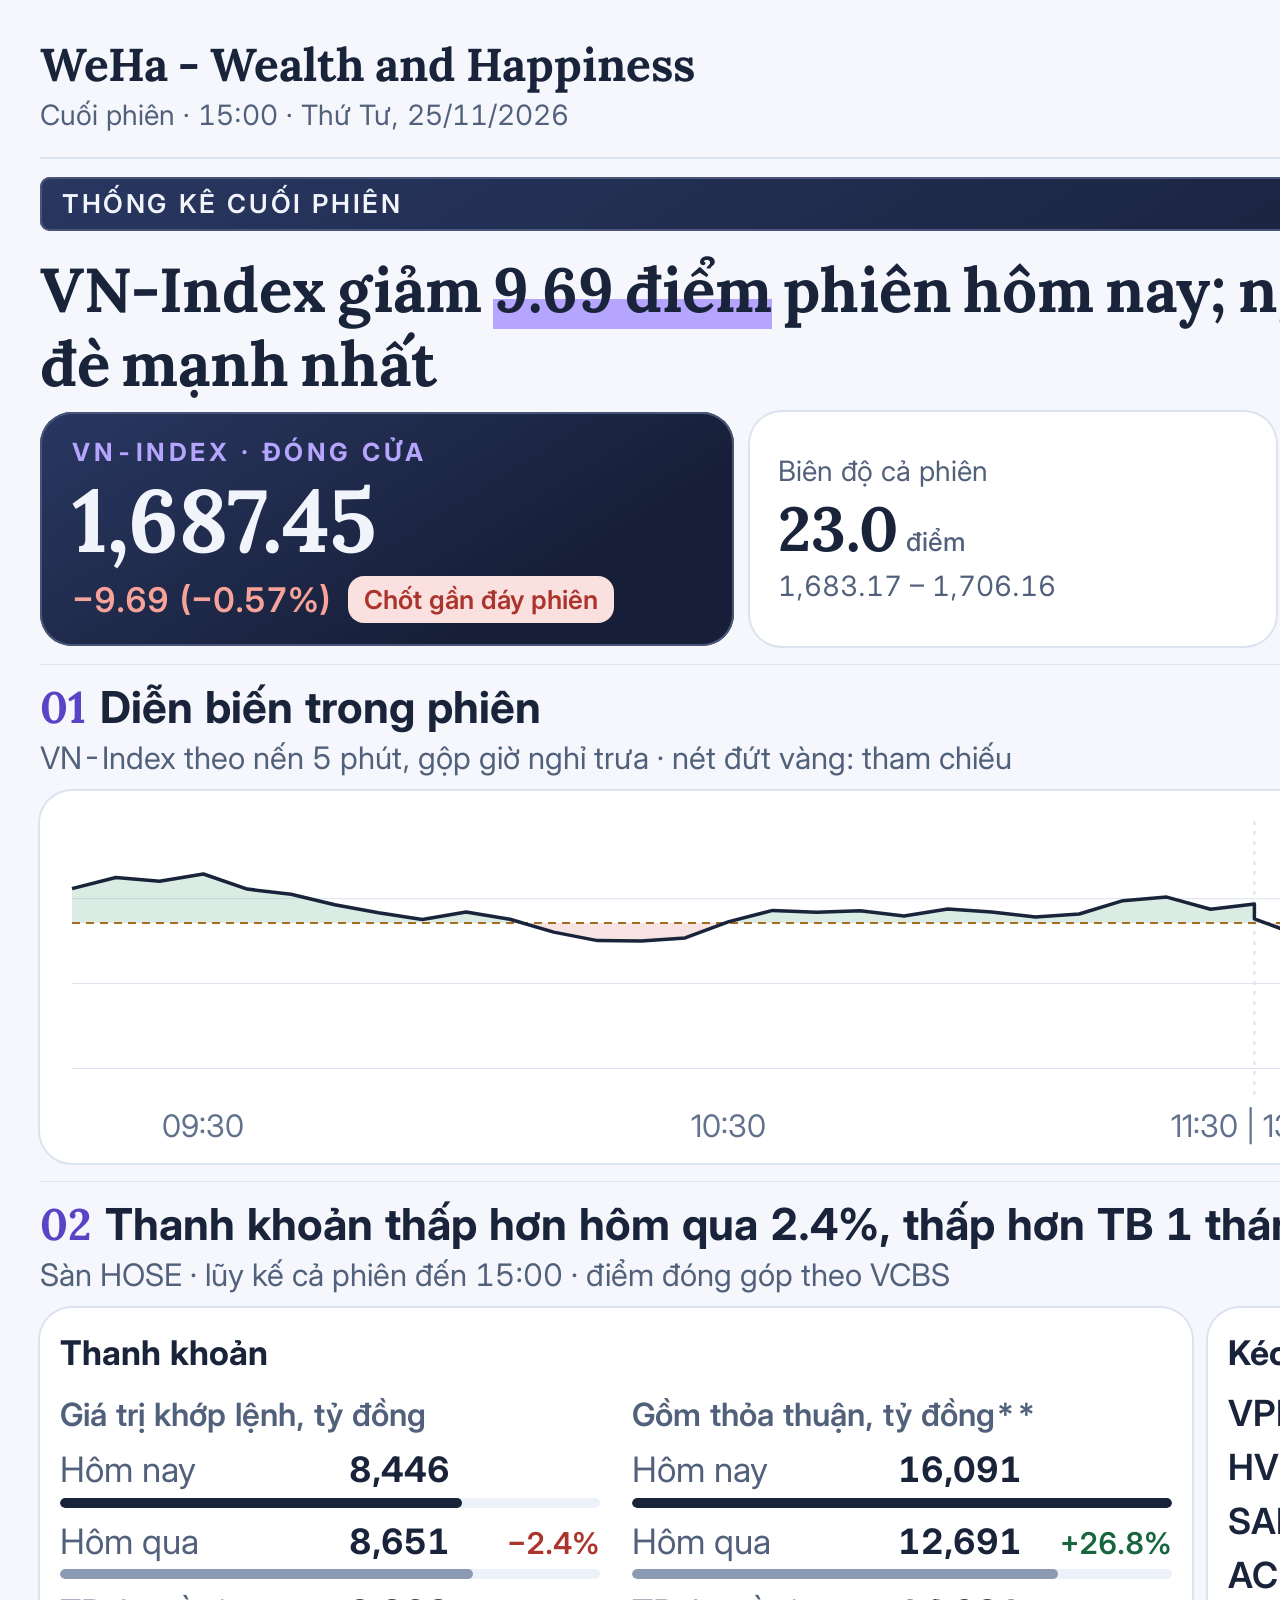
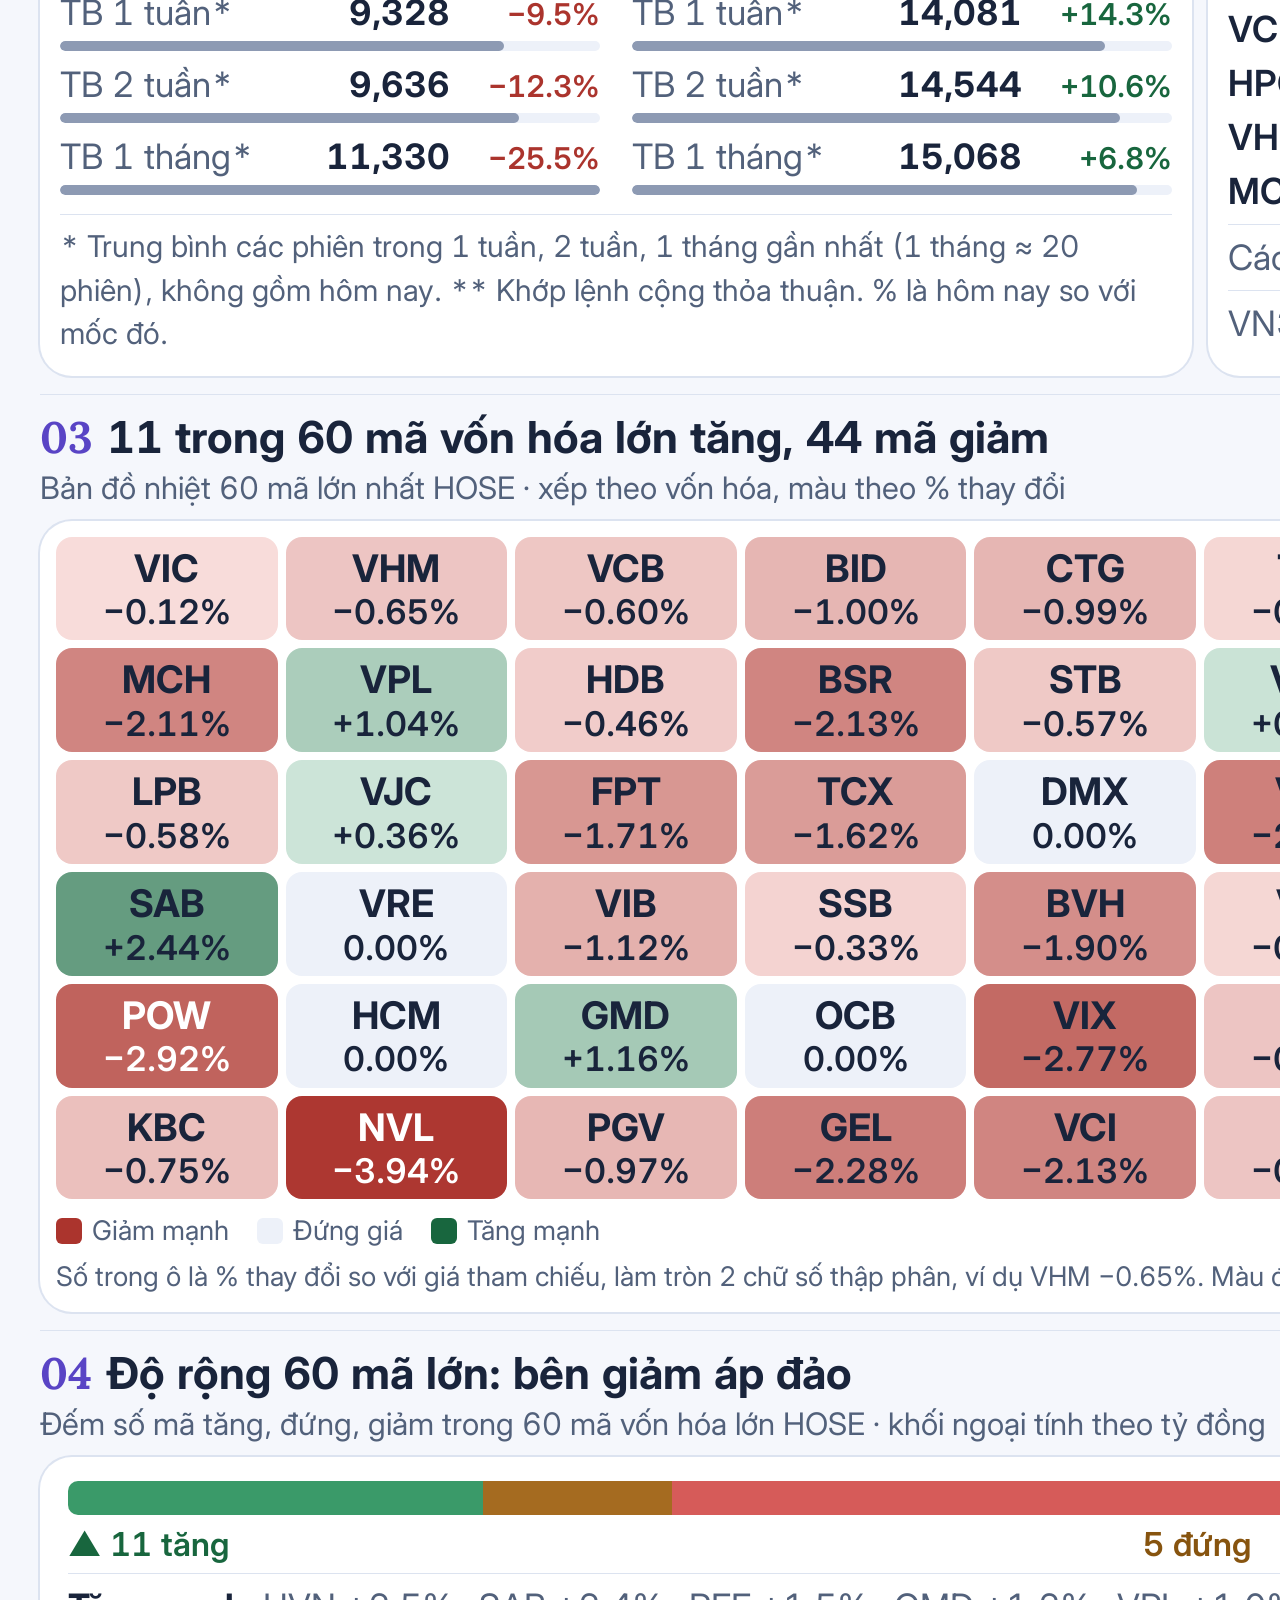
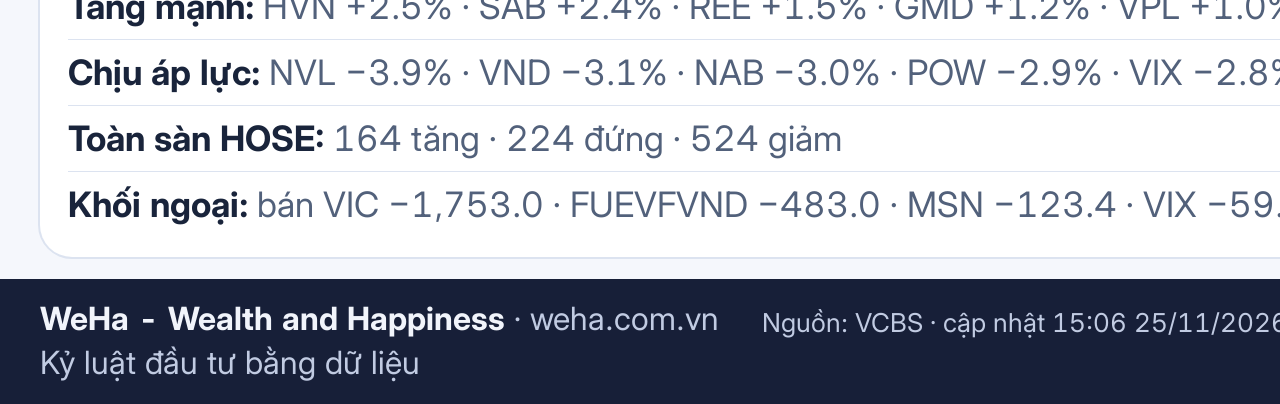
<file: thong-ke-cuoi-phien/2026-11-25/index.html>
<!doctype html><html lang="vi"><head><meta charset="utf-8"><title>Thống kê cuối phiên 25/11/2026</title><style>@font-face{font-family:Inter;src:url(../assets/fonts/Inter.ttf);font-weight:100 900}
@font-face{font-family:Lora;src:url(../assets/fonts/Lora.ttf);font-weight:400 700}
:root{--navy:#171F38;--navy-raised:#2A3655;--navy-track:#485578;--gold:#A56B20;--gold-strong:#87540F;--gold-light:#FFD089;--gold-fill:#FFF1D9;--accent:#5944C5;--accent-soft:#EDE9FF;--accent-on-dark:#B6A5FF;--accent-mark:#B6A5FF;--hero-gradient:linear-gradient(148deg,#293761,#171F38 72%);
--surface-page:#F5F7FC;--surface:#FFFFFF;--surface-soft:#EDF1F9;--text:#19243B;--text-2:#52617B;--text-muted:#62728D;--border:#DCE3F0;--on-dark:#F1F4FB;--on-dark-2:#C1CBE2;
--up:#18663E;--down:#AB342D;--up-bg:#DEF1E7;--down-bg:#FAE1DF;--neutral-bg:#FFF1D9;--up-strong:#18663E;--down-strong:#AB342D;--neutral-strong:#87540F;--up-on-dark:#82D8A7;--down-on-dark:#F8A39A;--up-bar:#3A9A69;--down-bar:#D65B59;
--zone-up-fill:rgba(58,154,105,.19);--zone-down-fill:rgba(214,91,89,.17);--ink:#19243B;--hero-bg:#171F38;--footer-bg:#171F38;--s4:#8D9AB3;--hm-flat:#DCE3F0;--hm-up-max:#18663E;--hm-down-max:#AB342D;
--font-sans:"Inter",sans-serif;--font-serif:"Lora",serif;--shadow-card:0 0 0 2px var(--border)}
*{box-sizing:border-box;margin:0}
body{font-family:var(--font-sans);font-size:26px;line-height:1.45;color:var(--text);background:var(--surface-page);-webkit-font-smoothing:antialiased;font-variant-numeric:tabular-nums}
.canvas{width:2400px;padding:40px 40px 0}
.top{display:flex;justify-content:space-between;align-items:center;padding-bottom:22px;border-bottom:4px solid var(--ink)}
.top img{height:76px}
.meta{display:flex;flex-direction:column;align-items:flex-end;font-size:24px;color:var(--text-2);line-height:1.3}
.meta b{color:var(--ink);font-size:28px}
.tag{font-size:22px;font-weight:700;letter-spacing:.1em;text-transform:uppercase;color:var(--accent)}
.h1{font-family:var(--font-serif);font-variant-numeric:normal;word-spacing:-.08em;font-size:62px;font-weight:700;line-height:1.2;color:var(--ink);margin:8px 0 14px}
.h1 mark{background:linear-gradient(transparent 62%,var(--accent-mark) 62%);color:inherit}
.band{background:var(--ink);color:var(--on-dark);border-radius:10px;padding:10px 22px;margin-top:24px;font-size:24px;font-weight:600;letter-spacing:.1em;text-transform:uppercase}
.kick{font-size:23px;font-weight:500;letter-spacing:.1em;text-transform:uppercase;color:var(--text-muted);margin-top:14px}
.lede{font-size:29px;line-height:1.45;color:var(--text-2);margin-bottom:24px}.lede b{color:var(--ink)}
.kpi{display:grid;grid-template-columns:1.32fr 1fr 1fr 1fr;gap:16px}
.card-hero{background:var(--hero-gradient);box-shadow:inset 0 0 0 2px var(--navy-track);color:var(--on-dark);border-radius:32px;padding:22px 32px}
.eyebrow{font-size:22px;font-weight:700;letter-spacing:.14em;text-transform:uppercase;color:var(--accent-on-dark)}
.display-score{font-family:var(--font-serif);font-size:88px;font-variant-numeric:lining-nums proportional-nums;font-weight:700;line-height:1.1;letter-spacing:-.01em;margin-top:2px}
.hrow{display:flex;align-items:center;gap:16px;flex-wrap:wrap;margin-top:6px}
.chg{font-weight:600;white-space:nowrap}.chg.up{color:var(--up)}.chg.down{color:var(--down)}.chg.flat{color:var(--text-2)}
.card-hero .chg.up{color:var(--up-on-dark)}.card-hero .chg.down{color:var(--down-on-dark)}
.chg.big{font-size:34px}
.badge{padding:6px 16px;border-radius:16px;font-size:23px;font-weight:600}
.b-up{background:var(--up-bg);color:var(--up-strong)}.b-down{background:var(--down-bg);color:var(--down-strong)}.b-mid{background:var(--neutral-bg);color:var(--neutral-strong)}
.how-to-read{margin-top:14px;padding-top:12px;border-top:1px solid var(--border);font-size:26px;line-height:1.45;color:var(--text-2)}
.card-hero .how-to-read{border-top-color:var(--navy-track);color:var(--on-dark-2)}.card-hero .how-to-read b{color:var(--on-dark)}
.how-to-read b{color:var(--ink)}
.stat-tile{background:var(--surface);border-radius:32px;box-shadow:var(--shadow-card);padding:22px 28px;display:flex;flex-direction:column;justify-content:center;gap:4px}
.stat-label,.stat-sub{font-size:23px;color:var(--text-2);line-height:1.3}
.stat-value{font-family:var(--font-serif);font-variant-numeric:lining-nums proportional-nums;font-size:62px;font-weight:700;line-height:1.15;color:var(--ink)}
.stat-value.down{color:var(--down)}.stat-value.up{color:var(--up)}
.unit{font-family:var(--font-sans);font-size:23px;font-weight:500;color:var(--text-2);margin-left:8px}
.sh{font-size:36px;font-weight:700;line-height:1.3;color:var(--ink);margin-top:28px;padding-top:22px;border-top:1px solid var(--border)}
.sh em{font-family:var(--font-serif);font-style:normal;font-variant-numeric:lining-nums;color:var(--accent);margin-right:14px}
.sub{font-size:25px;color:var(--text-2);margin:2px 0 12px}
.card{background:var(--surface);border-radius:32px;box-shadow:var(--shadow-card);padding:16px}
svg{display:block}
.ax{font:22px var(--font-sans);fill:var(--text-muted)}
.note{font:500 24px var(--font-sans);fill:var(--text-2)}
.lab{font:700 24px var(--font-sans)}
.liq{display:grid;grid-template-columns:1.06fr 1fr;gap:10px 32px;padding:20px 24px}.lrs{display:grid;grid-template-columns:1fr 1fr;gap:36px;align-content:center}
.lc{min-width:0}
.lg{display:flex;flex-wrap:wrap;gap:4px 20px;font-size:22px;color:var(--text-2)}
.lg span{display:inline-flex;align-items:center;gap:8px}
.lg i{width:26px;height:6px;border-radius:3px;display:inline-block}
.lg i.dash{background:repeating-linear-gradient(90deg,var(--s4) 0 8px,transparent 8px 13px)}
.cap{font-size:22px;color:var(--text-2);margin-top:4px}
.ct{font-size:26px;font-weight:700;color:var(--ink);margin-bottom:10px}
.cmp{display:grid;grid-template-columns:1fr auto 110px;column-gap:10px;align-items:baseline;font-size:26px;margin-bottom:10px}
.cl{color:var(--text-2)}.cv{font-weight:700;color:var(--ink)}.cc{text-align:right;font-size:22px}
.cb{grid-column:1/-1;height:10px;border-radius:5px;background:var(--surface-soft);margin-top:3px;overflow:hidden}
.cb i{display:block;height:100%;border-radius:5px}
.fn{font-size:24px;color:var(--text-2)}
.wide{grid-column:1/-1;margin-top:2px}
.heat{position:relative;overflow:hidden;border-radius:12px;background:var(--ink)}
.hg{position:absolute;outline:2px solid var(--ink);outline-offset:-1px;overflow:hidden}
.hl{position:absolute;left:0;top:0;right:0;height:34px;padding:0 10px;background:var(--ink);color:var(--on-dark);font-size:22px;line-height:34px;font-weight:600;white-space:nowrap;overflow:hidden}
.ht{position:absolute;display:flex;flex-direction:column;align-items:center;justify-content:center;font-weight:700;line-height:1.08;outline:1px solid var(--surface);outline-offset:-.5px;color:var(--text);overflow:hidden}
.ht small{font-weight:600}.ht.row{flex-direction:row;gap:8px}
.h3u{background:var(--hm-up-max);color:#fff}.h2u{background:color-mix(in srgb,var(--hm-up-max) 50%,var(--up-bg));color:var(--text)}.h1u{background:var(--up-bg)}
.h0{background:var(--neutral-bg)}
.h1d{background:var(--down-bg)}.h2d{background:color-mix(in srgb,var(--hm-down-max) 50%,var(--down-bg));color:var(--text)}.h3d{background:var(--hm-down-max);color:#fff}
.scale{display:flex;align-items:center;gap:6px;margin-top:12px;font-size:22px;color:var(--text-2)}
.scale i{width:56px;height:16px;border-radius:4px}
.two{display:grid;grid-template-columns:1fr 1fr;gap:16px}
.two .card{padding:20px}
.stack{display:flex;height:34px;border-radius:10px;overflow:hidden;margin-top:4px}
.sl{display:flex;justify-content:space-between;font-size:25px;margin:8px 0 6px}.nt{color:var(--neutral-strong);font-weight:600}
.ln{font-size:26px;line-height:1.4;color:var(--text-2);padding:10px 0;border-top:1px solid var(--border)}.ln b{color:var(--ink)}
.ln b.chg.up{color:var(--up)}.ln b.chg.down{color:var(--down)}
.rest{margin-top:6px}
.ctr{display:grid;grid-template-columns:84px 1fr 100px;align-items:center;font-size:27px;line-height:1.5}
.sy{font-weight:600;color:var(--ink)}.nv{text-align:right}
.tr{position:relative;height:20px;display:block}.tr i{position:absolute;top:0;bottom:0;border-radius:3px}
.foot{display:flex;justify-content:space-between;align-items:center;gap:24px;background:var(--footer-bg);color:var(--on-dark-2);font-size:22px;line-height:1.4;margin:28px -40px 0;padding:22px 40px}
.foot b{color:var(--on-dark)}.foot .r{max-width:860px;text-align:right}
.ct{font-size:28px}.stat-label,.stat-sub{font-size:25px}

.top{border-bottom:2px solid var(--border)}
.top img{height:84px}
.brand{display:flex;flex-direction:column;gap:4px}
.brand b{font-family:var(--font-serif);font-variant-numeric:normal;word-spacing:-.04em;font-size:46px;font-weight:700;line-height:1.1;color:var(--ink)}
.brand span{font-size:25px;color:var(--text-2)}
.band{background:var(--hero-bg)}
.card,.stat-tile{border-radius:32px}
.two .card{display:flex;flex-direction:column}
.ct2{font-size:25px;font-weight:600;color:var(--text-2);margin-bottom:8px}
.liq2 .lrs{grid-template-columns:1fr 1fr;gap:32px;margin-top:6px}
.liq2 .how-to-read{margin-top:auto}
.ctr{grid-template-columns:96px 1fr 110px;font-size:28px;line-height:1.6}
.wide-card{padding:24px 28px}
.wide-card .lns{display:block}
.hm{display:grid;grid-template-columns:repeat(10,1fr);gap:10px}
.hc{border-radius:16px;padding:14px 6px 12px;text-align:center;color:var(--text);line-height:1.15}
.hc b{display:block;font-size:38px;font-weight:700}
.hc span{display:block;font-size:30px;font-weight:600;margin-top:2px}
.hm-leg{display:flex;align-items:center;gap:28px;margin-top:16px;font-size:24px;color:var(--text-2)}
.hm-leg span{display:inline-flex;align-items:center;gap:10px}
.hm-leg i{width:26px;height:26px;border-radius:6px;display:inline-block}
.hm-leg em{font-style:normal;margin-left:auto}
.hm-note{font-size:24px;color:var(--text-2);margin-top:8px}

/* ===== WeHa bản sáng (19/11/2026): biến dùng trong build.py ===== */
:root{--lab-bg:#19243B;--lab-fg:#FFFFFF;--dot-ring:#FFFFFF;--hm-flat:#EDF1F9}
.band{background:var(--hero-gradient);box-shadow:inset 0 0 0 2px var(--navy-track)}

/* ===== Lần 2: nâng chữ nhỏ ~0,5–1 cỡ, bớt khoảng trống để giữ tỷ lệ ===== */
body{font-size:28px}
.brand span{font-size:28px}
.band{font-size:26px;margin-top:18px;padding:8px 22px}
.kick{font-size:25px;margin-top:10px}
.h1{margin:4px 0 10px}
.lede{font-size:31px;margin-bottom:18px}
.eyebrow{font-size:25px}
.badge{font-size:26px;padding:5px 16px}
.stat-label,.stat-sub{font-size:28px}
.unit{font-size:26px}
.sh{margin-top:18px;padding-top:14px}
.sub{font-size:28px;margin:0 0 10px}
.ax{font-size:26px}
.note{font-size:26px}
.lab{font-size:28px}
.how-to-read{font-size:29px;margin-top:10px;padding-top:10px}
.fn{font-size:27px}
.ct{font-size:30px;margin-bottom:8px}
.ct2{font-size:28px;margin-bottom:6px}
.cmp{font-size:30px;grid-template-columns:1fr auto 124px;margin-bottom:8px}
.cc{font-size:26px}
.ctr{grid-template-columns:110px 1fr 124px;font-size:31px;line-height:1.5}
.ln{font-size:30px;padding:8px 0}
.sl{font-size:28px;margin:6px 0 4px}
.wide-card{padding:20px 28px}
.hm{gap:8px}
.hc{padding:10px 4px 9px}
.hc span{font-size:34px}
.hm-leg{font-size:27px;margin-top:12px}
.hm-note{font-size:27px;margin-top:6px}
.foot{font-size:26px;margin-top:22px;padding:18px 40px}
.foot .r{max-width:1150px}

.band+.h1{margin-top:22px}
/* ===== Lần 3: biểu đồ 01, thanh khoản, kéo/đè, độ rộng to thêm ~15% ===== */
.ax{font-size:31px}
.note{font-size:30px}
.lab{font-size:33px}
.ct{font-size:34px}
.ct2{font-size:32px}
.cmp{font-size:35px;grid-template-columns:1fr auto 140px}
.cc{font-size:30px}
.fn{font-size:30px}
.ctr{grid-template-columns:130px 1fr 140px;font-size:36px}
.ln{font-size:35px}
.sl{font-size:33px}
/* ===== Lần 4: tiêu đề mục 01–04 và chân ảnh to hơn ===== */
.sh{font-size:44px}
.sub{font-size:31px}
.foot>div:first-child{font-size:32px;flex:none}
.foot .r{max-width:none;flex:1}
</style></head><body><main class="canvas">
<header class="top"><div class="brand"><b>WeHa - Wealth and Happiness</b><span>Cuối phiên · 15:00 · Thứ Tư, 25/11/2026</span></div><img src="../assets/logo.png" alt="WeHa"></header>
<div class="band">Thống kê cuối phiên</div>
<h1 class="h1">VN-Index giảm <mark>9.69 điểm</mark> phiên hôm nay; ngân hàng, bất động sản kéo lùi, MCH đè mạnh nhất</h1>
<section class="kpi">
<div class="card-hero"><div class="eyebrow">VN-Index · đóng cửa</div><div class="display-score">1,687.45</div>
<div class="hrow"><span class="chg down big">−9.69 (−0.57%)</span><span class="badge b-down">Chốt gần đáy phiên</span></div></div>
<div class="stat-tile"><div class="stat-label">Biên độ cả phiên</div><div class="stat-value">23.0<span class="unit">điểm</span></div><div class="stat-sub">1,683.17 – 1,706.16</div></div>
<div class="stat-tile"><div class="stat-label">Giá trị khớp lệnh</div><div class="stat-value">8,446<span class="unit">tỷ đồng</span></div><div class="stat-sub">Thỏa thuận thêm 7,645 tỷ đồng</div></div>
<div class="stat-tile"><div class="stat-label">Khối ngoại khớp lệnh</div><div class="stat-value down">−5,179<span class="unit">tỷ đồng</span></div><div class="stat-sub">Bán ròng mạnh VIC, FUEVFVND, MSN</div></div>
</section>
<h2 class="sh"><em>01</em>Diễn biến trong phiên</h2><p class="sub">VN-Index theo nến 5 phút, gộp giờ nghỉ trưa · nét đứt vàng: tham chiếu</p>
<div class="card"><svg viewBox="0 0 2288 340" width="100%" role="img" aria-label="VN-Index theo nến 5 phút">
<defs><clipPath id="ab"><rect x="0" y="0" width="2288" height="116.0"/></clipPath>
<clipPath id="be"><rect x="0" y="116.0" width="2288" height="340"/></clipPath></defs>
<line x1="16" x2="2118" y1="261.5" y2="261.5" stroke="var(--border)"/><text x="2134" y="270.5" class="ax">1,680</text><line x1="16" x2="2118" y1="176.6" y2="176.6" stroke="var(--border)"/><line x1="16" x2="2118" y1="91.7" y2="91.7" stroke="var(--border)"/><text x="2134" y="100.7" class="ax">1,700</text><line x1="1198.4" x2="1198.4" y1="14" y2="294" stroke="var(--border)" stroke-width="2" stroke-dasharray="4 6"/>
<path d="M16.0,81.6 L59.8,70.5 L103.6,74.2 L147.4,67.0 L191.2,82.1 L235.0,87.2 L278.8,97.8 L322.5,105.7 L366.3,112.4 L410.1,105.0 L453.9,112.3 L497.7,125.1 L541.5,133.6 L585.3,134.1 L629.1,130.9 L672.9,114.6 L716.7,103.4 L760.5,105.2 L804.2,103.7 L848.0,108.9 L891.8,102.1 L935.6,104.9 L979.4,110.1 L1023.2,107.0 L1067.0,93.7 L1110.8,90.1 L1154.6,102.2 L1198.4,97.0 L1198.4,111.8 L1242.2,128.0 L1286.0,135.1 L1329.8,139.4 L1373.5,142.2 L1417.3,151.8 L1461.1,160.2 L1504.9,149.5 L1548.7,156.8 L1592.5,156.9 L1636.3,174.8 L1680.1,170.1 L1723.9,173.2 L1767.7,172.7 L1811.5,173.6 L1855.2,177.0 L1899.0,207.0 L1942.8,154.5 L1986.6,214.1 L2030.4,226.2 L2074.2,227.5 L2118.0,198.3 L2118.0,116.0 L16.0,116.0 Z" fill="var(--zone-up-fill)" clip-path="url(#ab)"/>
<path d="M16.0,81.6 L59.8,70.5 L103.6,74.2 L147.4,67.0 L191.2,82.1 L235.0,87.2 L278.8,97.8 L322.5,105.7 L366.3,112.4 L410.1,105.0 L453.9,112.3 L497.7,125.1 L541.5,133.6 L585.3,134.1 L629.1,130.9 L672.9,114.6 L716.7,103.4 L760.5,105.2 L804.2,103.7 L848.0,108.9 L891.8,102.1 L935.6,104.9 L979.4,110.1 L1023.2,107.0 L1067.0,93.7 L1110.8,90.1 L1154.6,102.2 L1198.4,97.0 L1198.4,111.8 L1242.2,128.0 L1286.0,135.1 L1329.8,139.4 L1373.5,142.2 L1417.3,151.8 L1461.1,160.2 L1504.9,149.5 L1548.7,156.8 L1592.5,156.9 L1636.3,174.8 L1680.1,170.1 L1723.9,173.2 L1767.7,172.7 L1811.5,173.6 L1855.2,177.0 L1899.0,207.0 L1942.8,154.5 L1986.6,214.1 L2030.4,226.2 L2074.2,227.5 L2118.0,198.3 L2118.0,116.0 L16.0,116.0 Z" fill="var(--zone-down-fill)" clip-path="url(#be)"/>
<line x1="16" x2="2118" y1="116.0" y2="116.0" stroke="var(--gold)" stroke-width="2" stroke-dasharray="8 6"/>
<line x1="2118.0" x2="2126" y1="198.3" y2="198.3" stroke="var(--ink)" stroke-width="1.5" stroke-dasharray="3 6"/>
<path d="M16.0,81.6 L59.8,70.5 L103.6,74.2 L147.4,67.0 L191.2,82.1 L235.0,87.2 L278.8,97.8 L322.5,105.7 L366.3,112.4 L410.1,105.0 L453.9,112.3 L497.7,125.1 L541.5,133.6 L585.3,134.1 L629.1,130.9 L672.9,114.6 L716.7,103.4 L760.5,105.2 L804.2,103.7 L848.0,108.9 L891.8,102.1 L935.6,104.9 L979.4,110.1 L1023.2,107.0 L1067.0,93.7 L1110.8,90.1 L1154.6,102.2 L1198.4,97.0 L1198.4,111.8 L1242.2,128.0 L1286.0,135.1 L1329.8,139.4 L1373.5,142.2 L1417.3,151.8 L1461.1,160.2 L1504.9,149.5 L1548.7,156.8 L1592.5,156.9 L1636.3,174.8 L1680.1,170.1 L1723.9,173.2 L1767.7,172.7 L1811.5,173.6 L1855.2,177.0 L1899.0,207.0 L1942.8,154.5 L1986.6,214.1 L2030.4,226.2 L2074.2,227.5 L2118.0,198.3" fill="none" stroke="var(--ink)" stroke-width="3.5" stroke-linejoin="round"/>
<circle cx="2074.2" cy="227.5" r="7" fill="var(--down)" stroke="var(--dot-ring)" stroke-width="2"/>
<text x="2084.2" y="269.5" text-anchor="end" class="lab" fill="var(--down)">Thấp nhất 1,684.01</text>
<circle cx="2118.0" cy="198.3" r="8" fill="var(--ink)" stroke="var(--dot-ring)" stroke-width="2"/>
<rect x="2126" y="172.3" width="162" height="52" rx="8" fill="var(--lab-bg)"/>
<text x="2207.0" y="208.3" text-anchor="middle" class="lab" fill="var(--lab-fg)">1,687.45</text>
<text x="2104.0" y="104.0" text-anchor="end" class="lab" fill="var(--gold-strong)">Tham chiếu 1,697.14</text>
<text x="147.4" y="330" text-anchor="middle" class="ax">09:30</text><text x="672.9" y="330" text-anchor="middle" class="ax">10:30</text><text x="1198.4" y="330" text-anchor="middle" class="ax">11:30 | 13:00</text><text x="1723.9" y="330" text-anchor="middle" class="ax">14:00</text><text x="2118.0" y="330" text-anchor="middle" class="ax">14:45</text></svg></div>
<h2 class="sh"><em>02</em>Thanh khoản thấp hơn hôm qua 2.4%, thấp hơn TB 1 tháng 25.5%</h2><p class="sub">Sàn HOSE · lũy kế cả phiên đến 15:00 · điểm đóng góp theo VCBS</p>
<section class="two"><div class="card liq2"><div class="ct">Thanh khoản</div><div class="lrs"><div class="lr"><div class="ct2">Giá trị khớp lệnh, tỷ đồng</div><div class="cmp"><span class="cl">Hôm nay</span><span class="cv">8,446</span><span class="cc"></span><span class="cb"><i style="width:74.5%;background:var(--ink)"></i></span></div><div class="cmp"><span class="cl">Hôm qua</span><span class="cv">8,651</span><span class="cc"><span class="chg down">−2.4%</span></span><span class="cb"><i style="width:76.4%;background:var(--s4)"></i></span></div><div class="cmp"><span class="cl">TB 1 tuần*</span><span class="cv">9,328</span><span class="cc"><span class="chg down">−9.5%</span></span><span class="cb"><i style="width:82.3%;background:var(--s4)"></i></span></div><div class="cmp"><span class="cl">TB 2 tuần*</span><span class="cv">9,636</span><span class="cc"><span class="chg down">−12.3%</span></span><span class="cb"><i style="width:85.0%;background:var(--s4)"></i></span></div><div class="cmp"><span class="cl">TB 1 tháng*</span><span class="cv">11,330</span><span class="cc"><span class="chg down">−25.5%</span></span><span class="cb"><i style="width:100.0%;background:var(--s4)"></i></span></div></div><div class="lr"><div class="ct2">Gồm thỏa thuận, tỷ đồng**</div><div class="cmp"><span class="cl">Hôm nay</span><span class="cv">16,091</span><span class="cc"></span><span class="cb"><i style="width:100.0%;background:var(--ink)"></i></span></div><div class="cmp"><span class="cl">Hôm qua</span><span class="cv">12,691</span><span class="cc"><span class="chg up">+26.8%</span></span><span class="cb"><i style="width:78.9%;background:var(--s4)"></i></span></div><div class="cmp"><span class="cl">TB 1 tuần*</span><span class="cv">14,081</span><span class="cc"><span class="chg up">+14.3%</span></span><span class="cb"><i style="width:87.5%;background:var(--s4)"></i></span></div><div class="cmp"><span class="cl">TB 2 tuần*</span><span class="cv">14,544</span><span class="cc"><span class="chg up">+10.6%</span></span><span class="cb"><i style="width:90.4%;background:var(--s4)"></i></span></div><div class="cmp"><span class="cl">TB 1 tháng*</span><span class="cv">15,068</span><span class="cc"><span class="chg up">+6.8%</span></span><span class="cb"><i style="width:93.6%;background:var(--s4)"></i></span></div></div></div>
<div class="how-to-read"><span class="fn">* Trung bình các phiên trong 1 tuần, 2 tuần, 1 tháng gần nhất (1 tháng ≈ 20 phiên), không gồm hôm nay. ** Khớp lệnh cộng thỏa thuận. % là hôm nay so với mốc đó.</span></div></div>
<div class="card"><div class="ct">Kéo / đè chỉ số, điểm: VPL nâng nhiều nhất, MCH đè mạnh nhất</div><div class="ctr"><span class="sy">VPL</span><span class="tr"><i style="left:50%;width:23.6%;background:var(--up-bar)"></i></span><span class="chg up nv">+0.39</span></div><div class="ctr"><span class="sy">HVN</span><span class="tr"><i style="left:50%;width:23.5%;background:var(--up-bar)"></i></span><span class="chg up nv">+0.38</span></div><div class="ctr"><span class="sy">SAB</span><span class="tr"><i style="left:50%;width:16.9%;background:var(--up-bar)"></i></span><span class="chg up nv">+0.28</span></div><div class="ctr"><span class="sy">ACB</span><span class="tr"><i style="left:50%;width:7.3%;background:var(--up-bar)"></i></span><span class="chg up nv">+0.12</span></div><div class="ctr"><span class="sy">VCB</span><span class="tr"><i style="right:50%;width:31.5%;background:var(--down-bar)"></i></span><span class="chg down nv">−0.52</span></div><div class="ctr"><span class="sy">HPG</span><span class="tr"><i style="right:50%;width:37.1%;background:var(--down-bar)"></i></span><span class="chg down nv">−0.61</span></div><div class="ctr"><span class="sy">VHM</span><span class="tr"><i style="right:50%;width:41.3%;background:var(--down-bar)"></i></span><span class="chg down nv">−0.68</span></div><div class="ctr"><span class="sy">MCH</span><span class="tr"><i style="right:50%;width:46.0%;background:var(--down-bar)"></i></span><span class="chg down nv">−0.75</span></div>
<p class="ln rest">Các mã còn lại cộng dồn: <b>−8.30 điểm</b></p>
<p class="ln">VN30F 12/2026: <b class="chg down">1,769.9 (−1.08%)</b> · basis −8.7</p></div></section>
<h2 class="sh"><em>03</em>11 trong 60 mã vốn hóa lớn tăng, 44 mã giảm</h2><p class="sub">Bản đồ nhiệt 60 mã lớn nhất HOSE · xếp theo vốn hóa, màu theo % thay đổi</p>
<div class="card"><div class="hm"><div class="hc" style="background:color-mix(in srgb,var(--hm-down-max) 3%,var(--down-bg));color:var(--text)"><b>VIC</b><span>−0.12%</span></div><div class="hc" style="background:color-mix(in srgb,var(--hm-down-max) 16%,var(--down-bg));color:var(--text)"><b>VHM</b><span>−0.65%</span></div><div class="hc" style="background:color-mix(in srgb,var(--hm-down-max) 15%,var(--down-bg));color:var(--text)"><b>VCB</b><span>−0.60%</span></div><div class="hc" style="background:color-mix(in srgb,var(--hm-down-max) 25%,var(--down-bg));color:var(--text)"><b>BID</b><span>−1.00%</span></div><div class="hc" style="background:color-mix(in srgb,var(--hm-down-max) 25%,var(--down-bg));color:var(--text)"><b>CTG</b><span>−0.99%</span></div><div class="hc" style="background:color-mix(in srgb,var(--hm-down-max) 6%,var(--down-bg));color:var(--text)"><b>TCB</b><span>−0.24%</span></div><div class="hc" style="background:color-mix(in srgb,var(--hm-down-max) 24%,var(--down-bg));color:var(--text)"><b>VPB</b><span>−0.98%</span></div><div class="hc" style="background:var(--hm-flat)"><b>MBB</b><span>0.00%</span></div><div class="hc" style="background:color-mix(in srgb,var(--hm-up-max) 7%,var(--up-bg));color:var(--text)"><b>GAS</b><span>+0.29%</span></div><div class="hc" style="background:color-mix(in srgb,var(--hm-down-max) 43%,var(--down-bg));color:var(--text)"><b>HPG</b><span>−1.72%</span></div><div class="hc" style="background:color-mix(in srgb,var(--hm-down-max) 53%,var(--down-bg));color:var(--text)"><b>MCH</b><span>−2.11%</span></div><div class="hc" style="background:color-mix(in srgb,var(--hm-up-max) 26%,var(--up-bg));color:var(--text)"><b>VPL</b><span>+1.04%</span></div><div class="hc" style="background:color-mix(in srgb,var(--hm-down-max) 12%,var(--down-bg));color:var(--text)"><b>HDB</b><span>−0.46%</span></div><div class="hc" style="background:color-mix(in srgb,var(--hm-down-max) 53%,var(--down-bg));color:var(--text)"><b>BSR</b><span>−2.13%</span></div><div class="hc" style="background:color-mix(in srgb,var(--hm-down-max) 14%,var(--down-bg));color:var(--text)"><b>STB</b><span>−0.57%</span></div><div class="hc" style="background:color-mix(in srgb,var(--hm-up-max) 10%,var(--up-bg));color:var(--text)"><b>VNM</b><span>+0.38%</span></div><div class="hc" style="background:color-mix(in srgb,var(--hm-down-max) 22%,var(--down-bg));color:var(--text)"><b>GVR</b><span>−0.90%</span></div><div class="hc" style="background:color-mix(in srgb,var(--hm-up-max) 13%,var(--up-bg));color:var(--text)"><b>ACB</b><span>+0.51%</span></div><div class="hc" style="background:color-mix(in srgb,var(--hm-down-max) 11%,var(--down-bg));color:var(--text)"><b>MSN</b><span>−0.43%</span></div><div class="hc" style="background:color-mix(in srgb,var(--hm-down-max) 35%,var(--down-bg));color:var(--text)"><b>MWG</b><span>−1.41%</span></div><div class="hc" style="background:color-mix(in srgb,var(--hm-down-max) 14%,var(--down-bg));color:var(--text)"><b>LPB</b><span>−0.58%</span></div><div class="hc" style="background:color-mix(in srgb,var(--hm-up-max) 9%,var(--up-bg));color:var(--text)"><b>VJC</b><span>+0.36%</span></div><div class="hc" style="background:color-mix(in srgb,var(--hm-down-max) 43%,var(--down-bg));color:var(--text)"><b>FPT</b><span>−1.71%</span></div><div class="hc" style="background:color-mix(in srgb,var(--hm-down-max) 40%,var(--down-bg));color:var(--text)"><b>TCX</b><span>−1.62%</span></div><div class="hc" style="background:var(--hm-flat)"><b>DMX</b><span>0.00%</span></div><div class="hc" style="background:color-mix(in srgb,var(--hm-down-max) 56%,var(--down-bg));color:var(--text)"><b>VCK</b><span>−2.26%</span></div><div class="hc" style="background:color-mix(in srgb,var(--hm-up-max) 63%,var(--up-bg));color:var(--text)"><b>HVN</b><span>+2.53%</span></div><div class="hc" style="background:color-mix(in srgb,var(--hm-down-max) 30%,var(--down-bg));color:var(--text)"><b>MSB</b><span>−1.22%</span></div><div class="hc" style="background:color-mix(in srgb,var(--hm-down-max) 57%,var(--down-bg));color:var(--text)"><b>SSI</b><span>−2.28%</span></div><div class="hc" style="background:color-mix(in srgb,var(--hm-down-max) 48%,var(--down-bg));color:var(--text)"><b>SHB</b><span>−1.90%</span></div><div class="hc" style="background:color-mix(in srgb,var(--hm-up-max) 61%,var(--up-bg));color:var(--text)"><b>SAB</b><span>+2.44%</span></div><div class="hc" style="background:var(--hm-flat)"><b>VRE</b><span>0.00%</span></div><div class="hc" style="background:color-mix(in srgb,var(--hm-down-max) 28%,var(--down-bg));color:var(--text)"><b>VIB</b><span>−1.12%</span></div><div class="hc" style="background:color-mix(in srgb,var(--hm-down-max) 8%,var(--down-bg));color:var(--text)"><b>SSB</b><span>−0.33%</span></div><div class="hc" style="background:color-mix(in srgb,var(--hm-down-max) 48%,var(--down-bg));color:var(--text)"><b>BVH</b><span>−1.90%</span></div><div class="hc" style="background:color-mix(in srgb,var(--hm-down-max) 6%,var(--down-bg));color:var(--text)"><b>VPX</b><span>−0.22%</span></div><div class="hc" style="background:color-mix(in srgb,var(--hm-down-max) 37%,var(--down-bg));color:var(--text)"><b>PLX</b><span>−1.47%</span></div><div class="hc" style="background:color-mix(in srgb,var(--hm-down-max) 16%,var(--down-bg));color:var(--text)"><b>GEE</b><span>−0.66%</span></div><div class="hc" style="background:color-mix(in srgb,var(--hm-down-max) 30%,var(--down-bg));color:var(--text)"><b>TPB</b><span>−1.21%</span></div><div class="hc" style="background:color-mix(in srgb,var(--hm-down-max) 14%,var(--down-bg));color:var(--text)"><b>BCM</b><span>−0.55%</span></div><div class="hc" style="background:color-mix(in srgb,var(--hm-down-max) 73%,var(--down-bg));color:#fff"><b>POW</b><span>−2.92%</span></div><div class="hc" style="background:var(--hm-flat)"><b>HCM</b><span>0.00%</span></div><div class="hc" style="background:color-mix(in srgb,var(--hm-up-max) 29%,var(--up-bg));color:var(--text)"><b>GMD</b><span>+1.16%</span></div><div class="hc" style="background:var(--hm-flat)"><b>OCB</b><span>0.00%</span></div><div class="hc" style="background:color-mix(in srgb,var(--hm-down-max) 69%,var(--down-bg));color:var(--text)"><b>VIX</b><span>−2.77%</span></div><div class="hc" style="background:color-mix(in srgb,var(--hm-down-max) 16%,var(--down-bg));color:var(--text)"><b>EIB</b><span>−0.63%</span></div><div class="hc" style="background:color-mix(in srgb,var(--hm-up-max) 6%,var(--up-bg));color:var(--text)"><b>GEX</b><span>+0.25%</span></div><div class="hc" style="background:color-mix(in srgb,var(--hm-up-max) 38%,var(--up-bg));color:var(--text)"><b>REE</b><span>+1.51%</span></div><div class="hc" style="background:color-mix(in srgb,var(--hm-down-max) 76%,var(--down-bg));color:#fff"><b>NAB</b><span>−3.03%</span></div><div class="hc" style="background:color-mix(in srgb,var(--hm-down-max) 30%,var(--down-bg));color:var(--text)"><b>FRT</b><span>−1.22%</span></div><div class="hc" style="background:color-mix(in srgb,var(--hm-down-max) 19%,var(--down-bg));color:var(--text)"><b>KBC</b><span>−0.75%</span></div><div class="hc" style="background:color-mix(in srgb,var(--hm-down-max) 98%,var(--down-bg));color:#fff"><b>NVL</b><span>−3.94%</span></div><div class="hc" style="background:color-mix(in srgb,var(--hm-down-max) 24%,var(--down-bg));color:var(--text)"><b>PGV</b><span>−0.97%</span></div><div class="hc" style="background:color-mix(in srgb,var(--hm-down-max) 57%,var(--down-bg));color:var(--text)"><b>GEL</b><span>−2.28%</span></div><div class="hc" style="background:color-mix(in srgb,var(--hm-down-max) 53%,var(--down-bg));color:var(--text)"><b>VCI</b><span>−2.13%</span></div><div class="hc" style="background:color-mix(in srgb,var(--hm-down-max) 16%,var(--down-bg));color:var(--text)"><b>LPS</b><span>−0.66%</span></div><div class="hc" style="background:color-mix(in srgb,var(--hm-down-max) 39%,var(--down-bg));color:var(--text)"><b>VPI</b><span>−1.55%</span></div><div class="hc" style="background:color-mix(in srgb,var(--hm-down-max) 78%,var(--down-bg));color:#fff"><b>VND</b><span>−3.11%</span></div><div class="hc" style="background:color-mix(in srgb,var(--hm-up-max) 12%,var(--up-bg));color:var(--text)"><b>SBT</b><span>+0.47%</span></div><div class="hc" style="background:color-mix(in srgb,var(--hm-down-max) 23%,var(--down-bg));color:var(--text)"><b>VGC</b><span>−0.91%</span></div></div><div class="hm-leg"><span><i style="background:var(--hm-down-max)"></i>Giảm mạnh</span><span><i style="background:var(--hm-flat)"></i>Đứng giá</span><span><i style="background:var(--hm-up-max)"></i>Tăng mạnh</span><em>60 mã vốn hóa lớn HOSE</em></div><p class="hm-note">Số trong ô là % thay đổi so với giá tham chiếu, làm tròn 2 chữ số thập phân, ví dụ VHM −0.65%. Màu đậm dần theo mức tăng/giảm, đậm nhất từ ±4%.</p></div>
<h2 class="sh"><em>04</em>Độ rộng 60 mã lớn: bên giảm áp đảo</h2><p class="sub">Đếm số mã tăng, đứng, giảm trong 60 mã vốn hóa lớn HOSE · khối ngoại tính theo tỷ đồng</p>
<div class="card wide-card"><div class="stack"><i style="flex:11;background:var(--up-bar)"></i><i style="flex:5;background:var(--gold)"></i><i style="flex:44;background:var(--down-bar)"></i></div>
<div class="sl"><span class="chg up">▲ 11 tăng</span><span class="nt">5 đứng</span><span class="chg down">44 giảm ▼</span></div>
<div class="lns"><p class="ln"><b>Tăng mạnh:</b> HVN +2.5% · SAB +2.4% · REE +1.5% · GMD +1.2% · VPL +1.0%</p><p class="ln"><b>Chịu áp lực:</b> NVL −3.9% · VND −3.1% · NAB −3.0% · POW −2.9% · VIX −2.8%</p>
<p class="ln"><b>Toàn sàn HOSE:</b> 164 tăng · 224 đứng · 524 giảm</p><p class="ln"><b>Khối ngoại:</b> bán VIC −1,753.0 · FUEVFVND −483.0 · MSN −123.4 · VIX −59.5 · mua VNM +33.1 · SAB +28.7 · PNJ +28.6 (tỷ đồng)</p></div></div>
<footer class="foot"><div><b>WeHa - Wealth and Happiness</b> · weha.com.vn<br>Kỷ luật đầu tư bằng dữ liệu</div>
<div class="r">Nguồn: VCBS · cập nhật 15:06 25/11/2026. Khối ngoại và thỏa thuận có thể được nguồn cập nhật thêm sau giờ giao dịch. Chỉ để tham khảo, không phải khuyến nghị đầu tư.</div></footer>
</main></body></html>
</file>
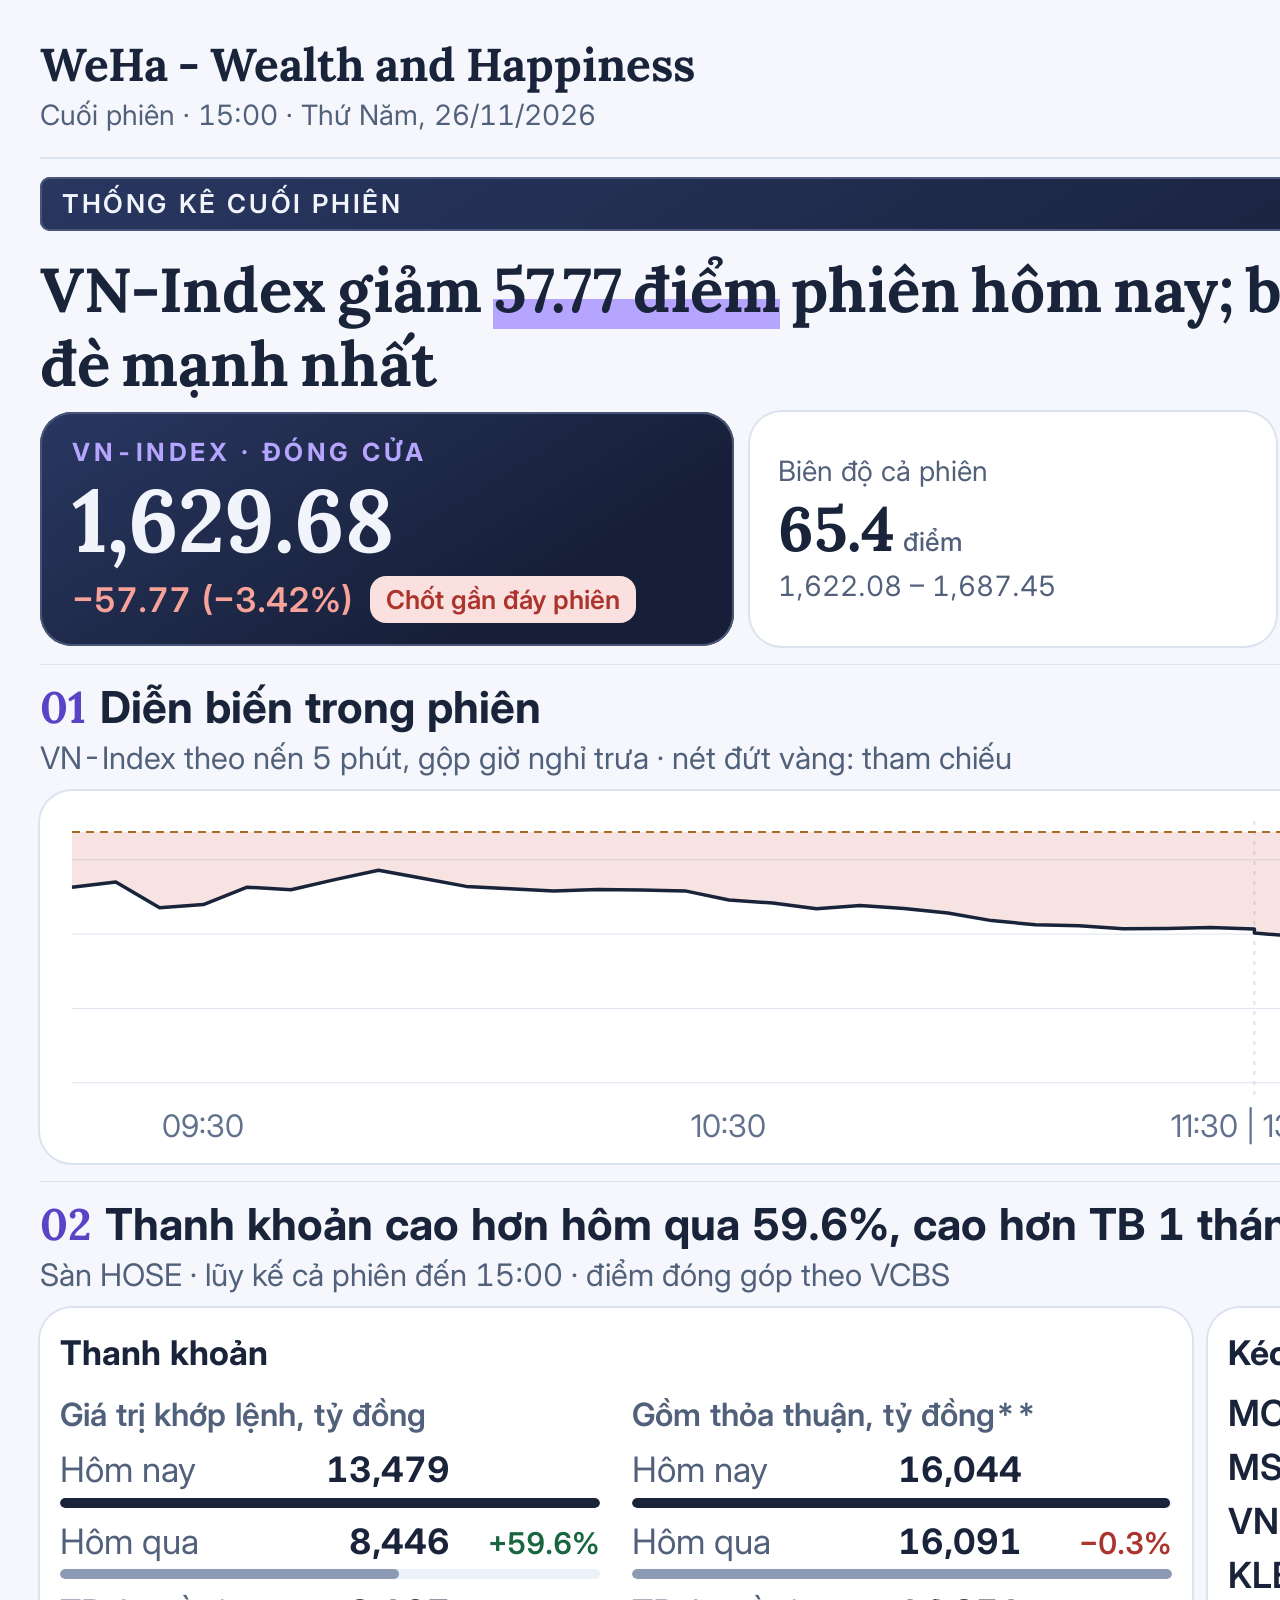
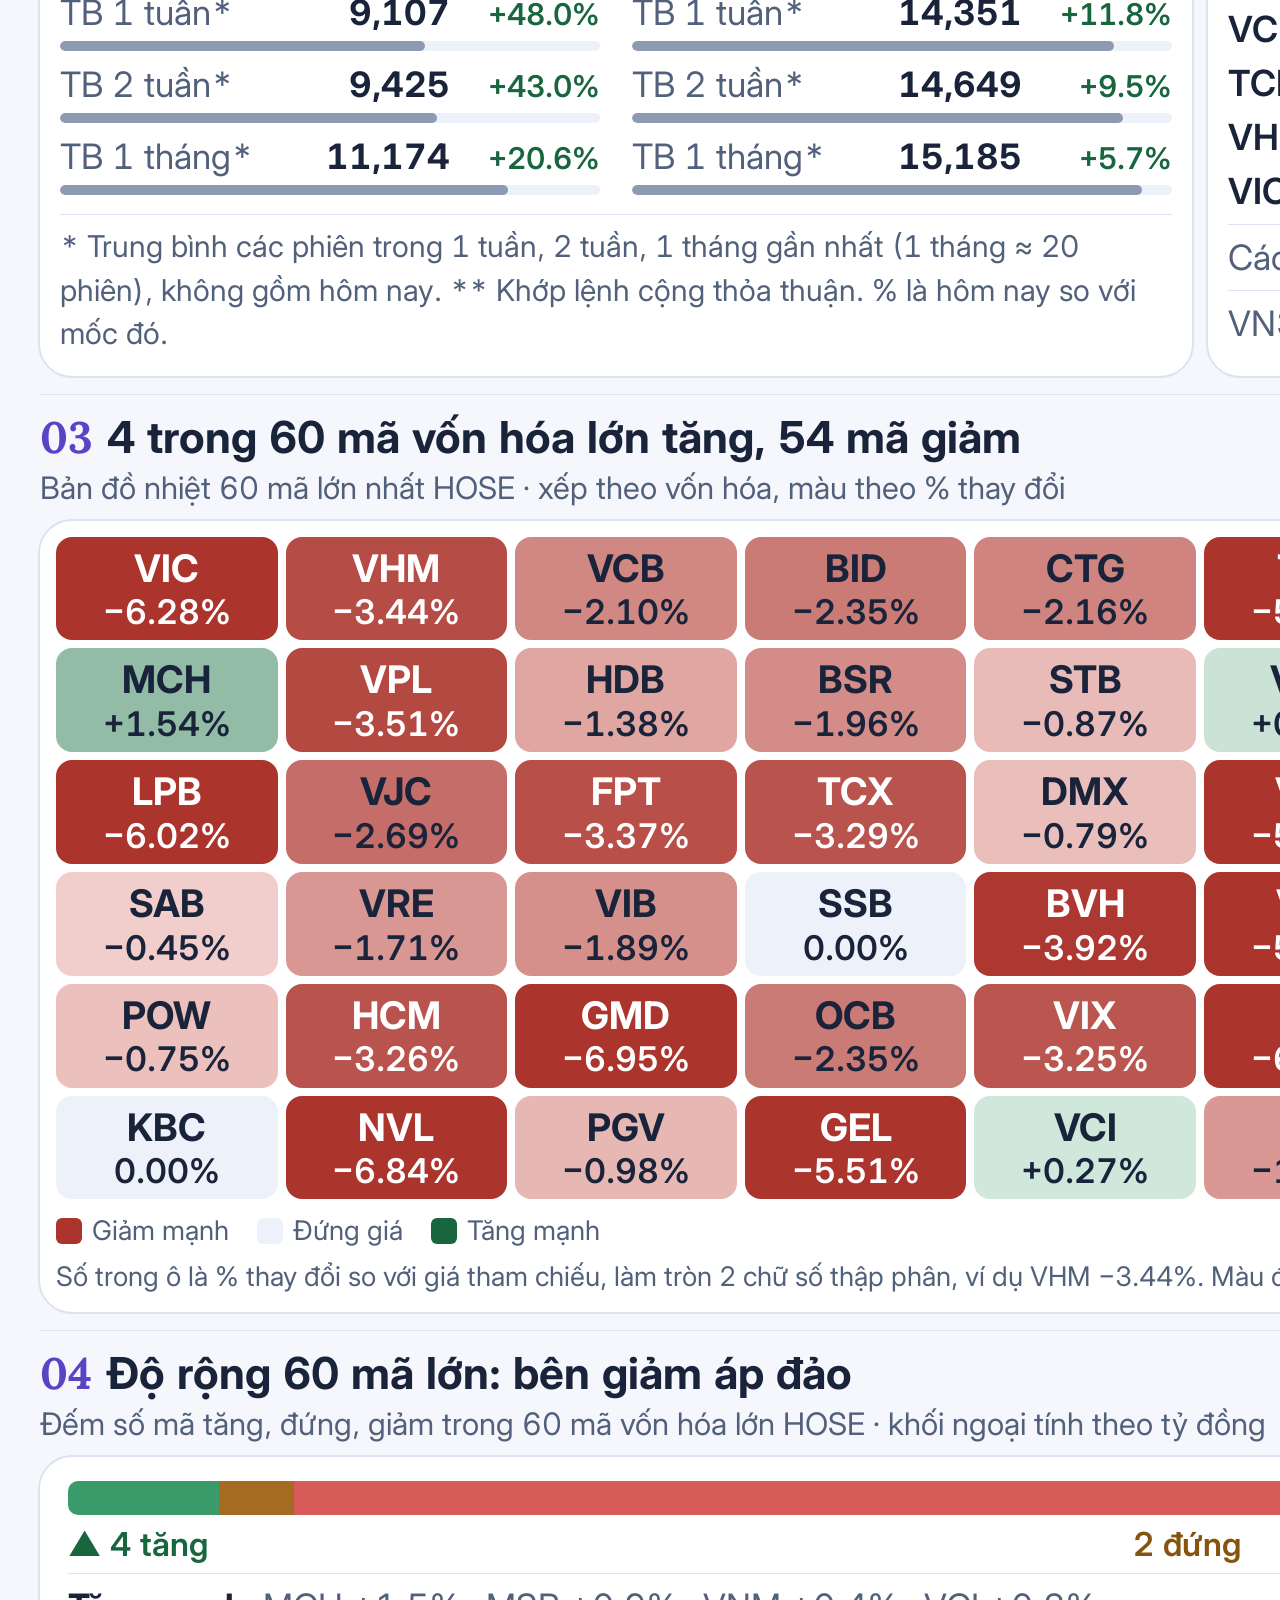
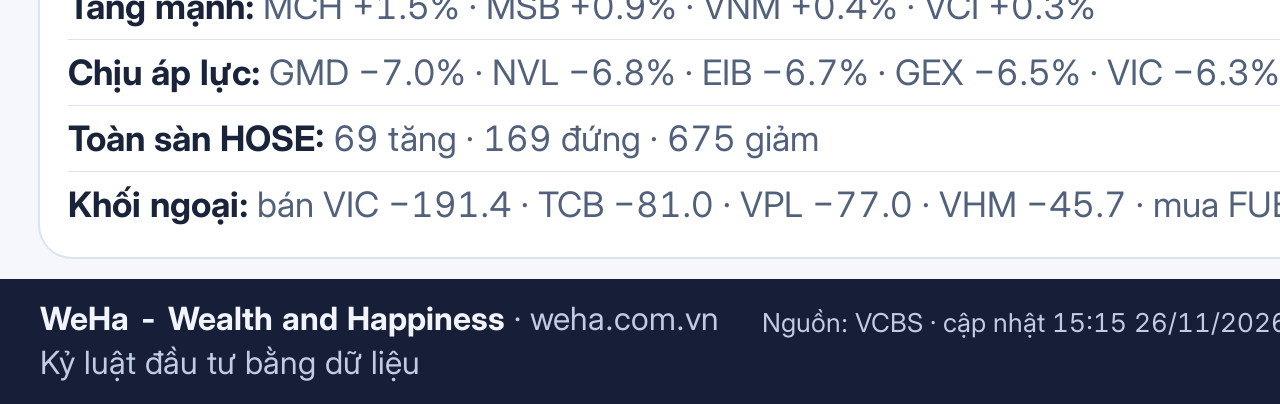
<file: thong-ke-cuoi-phien/2026-11-26/index.html>
<!doctype html><html lang="vi"><head><meta charset="utf-8"><title>Thống kê cuối phiên 26/11/2026</title><style>@font-face{font-family:Inter;src:url(../assets/fonts/Inter.ttf);font-weight:100 900}
@font-face{font-family:Lora;src:url(../assets/fonts/Lora.ttf);font-weight:400 700}
:root{--navy:#171F38;--navy-raised:#2A3655;--navy-track:#485578;--gold:#A56B20;--gold-strong:#87540F;--gold-light:#FFD089;--gold-fill:#FFF1D9;--accent:#5944C5;--accent-soft:#EDE9FF;--accent-on-dark:#B6A5FF;--accent-mark:#B6A5FF;--hero-gradient:linear-gradient(148deg,#293761,#171F38 72%);
--surface-page:#F5F7FC;--surface:#FFFFFF;--surface-soft:#EDF1F9;--text:#19243B;--text-2:#52617B;--text-muted:#62728D;--border:#DCE3F0;--on-dark:#F1F4FB;--on-dark-2:#C1CBE2;
--up:#18663E;--down:#AB342D;--up-bg:#DEF1E7;--down-bg:#FAE1DF;--neutral-bg:#FFF1D9;--up-strong:#18663E;--down-strong:#AB342D;--neutral-strong:#87540F;--up-on-dark:#82D8A7;--down-on-dark:#F8A39A;--up-bar:#3A9A69;--down-bar:#D65B59;
--zone-up-fill:rgba(58,154,105,.19);--zone-down-fill:rgba(214,91,89,.17);--ink:#19243B;--hero-bg:#171F38;--footer-bg:#171F38;--s4:#8D9AB3;--hm-flat:#DCE3F0;--hm-up-max:#18663E;--hm-down-max:#AB342D;
--font-sans:"Inter",sans-serif;--font-serif:"Lora",serif;--shadow-card:0 0 0 2px var(--border)}
*{box-sizing:border-box;margin:0}
body{font-family:var(--font-sans);font-size:26px;line-height:1.45;color:var(--text);background:var(--surface-page);-webkit-font-smoothing:antialiased;font-variant-numeric:tabular-nums}
.canvas{width:2400px;padding:40px 40px 0}
.top{display:flex;justify-content:space-between;align-items:center;padding-bottom:22px;border-bottom:4px solid var(--ink)}
.top img{height:76px}
.meta{display:flex;flex-direction:column;align-items:flex-end;font-size:24px;color:var(--text-2);line-height:1.3}
.meta b{color:var(--ink);font-size:28px}
.tag{font-size:22px;font-weight:700;letter-spacing:.1em;text-transform:uppercase;color:var(--accent)}
.h1{font-family:var(--font-serif);font-variant-numeric:normal;word-spacing:-.08em;font-size:62px;font-weight:700;line-height:1.2;color:var(--ink);margin:8px 0 14px}
.h1 mark{background:linear-gradient(transparent 62%,var(--accent-mark) 62%);color:inherit}
.band{background:var(--ink);color:var(--on-dark);border-radius:10px;padding:10px 22px;margin-top:24px;font-size:24px;font-weight:600;letter-spacing:.1em;text-transform:uppercase}
.kick{font-size:23px;font-weight:500;letter-spacing:.1em;text-transform:uppercase;color:var(--text-muted);margin-top:14px}
.lede{font-size:29px;line-height:1.45;color:var(--text-2);margin-bottom:24px}.lede b{color:var(--ink)}
.kpi{display:grid;grid-template-columns:1.32fr 1fr 1fr 1fr;gap:16px}
.card-hero{background:var(--hero-gradient);box-shadow:inset 0 0 0 2px var(--navy-track);color:var(--on-dark);border-radius:32px;padding:22px 32px}
.eyebrow{font-size:22px;font-weight:700;letter-spacing:.14em;text-transform:uppercase;color:var(--accent-on-dark)}
.display-score{font-family:var(--font-serif);font-size:88px;font-variant-numeric:lining-nums proportional-nums;font-weight:700;line-height:1.1;letter-spacing:-.01em;margin-top:2px}
.hrow{display:flex;align-items:center;gap:16px;flex-wrap:wrap;margin-top:6px}
.chg{font-weight:600;white-space:nowrap}.chg.up{color:var(--up)}.chg.down{color:var(--down)}.chg.flat{color:var(--text-2)}
.card-hero .chg.up{color:var(--up-on-dark)}.card-hero .chg.down{color:var(--down-on-dark)}
.chg.big{font-size:34px}
.badge{padding:6px 16px;border-radius:16px;font-size:23px;font-weight:600}
.b-up{background:var(--up-bg);color:var(--up-strong)}.b-down{background:var(--down-bg);color:var(--down-strong)}.b-mid{background:var(--neutral-bg);color:var(--neutral-strong)}
.how-to-read{margin-top:14px;padding-top:12px;border-top:1px solid var(--border);font-size:26px;line-height:1.45;color:var(--text-2)}
.card-hero .how-to-read{border-top-color:var(--navy-track);color:var(--on-dark-2)}.card-hero .how-to-read b{color:var(--on-dark)}
.how-to-read b{color:var(--ink)}
.stat-tile{background:var(--surface);border-radius:32px;box-shadow:var(--shadow-card);padding:22px 28px;display:flex;flex-direction:column;justify-content:center;gap:4px}
.stat-label,.stat-sub{font-size:23px;color:var(--text-2);line-height:1.3}
.stat-value{font-family:var(--font-serif);font-variant-numeric:lining-nums proportional-nums;font-size:62px;font-weight:700;line-height:1.15;color:var(--ink)}
.stat-value.down{color:var(--down)}.stat-value.up{color:var(--up)}
.unit{font-family:var(--font-sans);font-size:23px;font-weight:500;color:var(--text-2);margin-left:8px}
.sh{font-size:36px;font-weight:700;line-height:1.3;color:var(--ink);margin-top:28px;padding-top:22px;border-top:1px solid var(--border)}
.sh em{font-family:var(--font-serif);font-style:normal;font-variant-numeric:lining-nums;color:var(--accent);margin-right:14px}
.sub{font-size:25px;color:var(--text-2);margin:2px 0 12px}
.card{background:var(--surface);border-radius:32px;box-shadow:var(--shadow-card);padding:16px}
svg{display:block}
.ax{font:22px var(--font-sans);fill:var(--text-muted)}
.note{font:500 24px var(--font-sans);fill:var(--text-2)}
.lab{font:700 24px var(--font-sans)}
.liq{display:grid;grid-template-columns:1.06fr 1fr;gap:10px 32px;padding:20px 24px}.lrs{display:grid;grid-template-columns:1fr 1fr;gap:36px;align-content:center}
.lc{min-width:0}
.lg{display:flex;flex-wrap:wrap;gap:4px 20px;font-size:22px;color:var(--text-2)}
.lg span{display:inline-flex;align-items:center;gap:8px}
.lg i{width:26px;height:6px;border-radius:3px;display:inline-block}
.lg i.dash{background:repeating-linear-gradient(90deg,var(--s4) 0 8px,transparent 8px 13px)}
.cap{font-size:22px;color:var(--text-2);margin-top:4px}
.ct{font-size:26px;font-weight:700;color:var(--ink);margin-bottom:10px}
.cmp{display:grid;grid-template-columns:1fr auto 110px;column-gap:10px;align-items:baseline;font-size:26px;margin-bottom:10px}
.cl{color:var(--text-2)}.cv{font-weight:700;color:var(--ink)}.cc{text-align:right;font-size:22px}
.cb{grid-column:1/-1;height:10px;border-radius:5px;background:var(--surface-soft);margin-top:3px;overflow:hidden}
.cb i{display:block;height:100%;border-radius:5px}
.fn{font-size:24px;color:var(--text-2)}
.wide{grid-column:1/-1;margin-top:2px}
.heat{position:relative;overflow:hidden;border-radius:12px;background:var(--ink)}
.hg{position:absolute;outline:2px solid var(--ink);outline-offset:-1px;overflow:hidden}
.hl{position:absolute;left:0;top:0;right:0;height:34px;padding:0 10px;background:var(--ink);color:var(--on-dark);font-size:22px;line-height:34px;font-weight:600;white-space:nowrap;overflow:hidden}
.ht{position:absolute;display:flex;flex-direction:column;align-items:center;justify-content:center;font-weight:700;line-height:1.08;outline:1px solid var(--surface);outline-offset:-.5px;color:var(--text);overflow:hidden}
.ht small{font-weight:600}.ht.row{flex-direction:row;gap:8px}
.h3u{background:var(--hm-up-max);color:#fff}.h2u{background:color-mix(in srgb,var(--hm-up-max) 50%,var(--up-bg));color:var(--text)}.h1u{background:var(--up-bg)}
.h0{background:var(--neutral-bg)}
.h1d{background:var(--down-bg)}.h2d{background:color-mix(in srgb,var(--hm-down-max) 50%,var(--down-bg));color:var(--text)}.h3d{background:var(--hm-down-max);color:#fff}
.scale{display:flex;align-items:center;gap:6px;margin-top:12px;font-size:22px;color:var(--text-2)}
.scale i{width:56px;height:16px;border-radius:4px}
.two{display:grid;grid-template-columns:1fr 1fr;gap:16px}
.two .card{padding:20px}
.stack{display:flex;height:34px;border-radius:10px;overflow:hidden;margin-top:4px}
.sl{display:flex;justify-content:space-between;font-size:25px;margin:8px 0 6px}.nt{color:var(--neutral-strong);font-weight:600}
.ln{font-size:26px;line-height:1.4;color:var(--text-2);padding:10px 0;border-top:1px solid var(--border)}.ln b{color:var(--ink)}
.ln b.chg.up{color:var(--up)}.ln b.chg.down{color:var(--down)}
.rest{margin-top:6px}
.ctr{display:grid;grid-template-columns:84px 1fr 100px;align-items:center;font-size:27px;line-height:1.5}
.sy{font-weight:600;color:var(--ink)}.nv{text-align:right}
.tr{position:relative;height:20px;display:block}.tr i{position:absolute;top:0;bottom:0;border-radius:3px}
.foot{display:flex;justify-content:space-between;align-items:center;gap:24px;background:var(--footer-bg);color:var(--on-dark-2);font-size:22px;line-height:1.4;margin:28px -40px 0;padding:22px 40px}
.foot b{color:var(--on-dark)}.foot .r{max-width:860px;text-align:right}
.ct{font-size:28px}.stat-label,.stat-sub{font-size:25px}

.top{border-bottom:2px solid var(--border)}
.top img{height:84px}
.brand{display:flex;flex-direction:column;gap:4px}
.brand b{font-family:var(--font-serif);font-variant-numeric:normal;word-spacing:-.04em;font-size:46px;font-weight:700;line-height:1.1;color:var(--ink)}
.brand span{font-size:25px;color:var(--text-2)}
.band{background:var(--hero-bg)}
.card,.stat-tile{border-radius:32px}
.two .card{display:flex;flex-direction:column}
.ct2{font-size:25px;font-weight:600;color:var(--text-2);margin-bottom:8px}
.liq2 .lrs{grid-template-columns:1fr 1fr;gap:32px;margin-top:6px}
.liq2 .how-to-read{margin-top:auto}
.ctr{grid-template-columns:96px 1fr 110px;font-size:28px;line-height:1.6}
.wide-card{padding:24px 28px}
.wide-card .lns{display:block}
.hm{display:grid;grid-template-columns:repeat(10,1fr);gap:10px}
.hc{border-radius:16px;padding:14px 6px 12px;text-align:center;color:var(--text);line-height:1.15}
.hc b{display:block;font-size:38px;font-weight:700}
.hc span{display:block;font-size:30px;font-weight:600;margin-top:2px}
.hm-leg{display:flex;align-items:center;gap:28px;margin-top:16px;font-size:24px;color:var(--text-2)}
.hm-leg span{display:inline-flex;align-items:center;gap:10px}
.hm-leg i{width:26px;height:26px;border-radius:6px;display:inline-block}
.hm-leg em{font-style:normal;margin-left:auto}
.hm-note{font-size:24px;color:var(--text-2);margin-top:8px}

/* ===== WeHa bản sáng (19/11/2026): biến dùng trong build.py ===== */
:root{--lab-bg:#19243B;--lab-fg:#FFFFFF;--dot-ring:#FFFFFF;--hm-flat:#EDF1F9}
.band{background:var(--hero-gradient);box-shadow:inset 0 0 0 2px var(--navy-track)}

/* ===== Lần 2: nâng chữ nhỏ ~0,5–1 cỡ, bớt khoảng trống để giữ tỷ lệ ===== */
body{font-size:28px}
.brand span{font-size:28px}
.band{font-size:26px;margin-top:18px;padding:8px 22px}
.kick{font-size:25px;margin-top:10px}
.h1{margin:4px 0 10px}
.lede{font-size:31px;margin-bottom:18px}
.eyebrow{font-size:25px}
.badge{font-size:26px;padding:5px 16px}
.stat-label,.stat-sub{font-size:28px}
.unit{font-size:26px}
.sh{margin-top:18px;padding-top:14px}
.sub{font-size:28px;margin:0 0 10px}
.ax{font-size:26px}
.note{font-size:26px}
.lab{font-size:28px}
.how-to-read{font-size:29px;margin-top:10px;padding-top:10px}
.fn{font-size:27px}
.ct{font-size:30px;margin-bottom:8px}
.ct2{font-size:28px;margin-bottom:6px}
.cmp{font-size:30px;grid-template-columns:1fr auto 124px;margin-bottom:8px}
.cc{font-size:26px}
.ctr{grid-template-columns:110px 1fr 124px;font-size:31px;line-height:1.5}
.ln{font-size:30px;padding:8px 0}
.sl{font-size:28px;margin:6px 0 4px}
.wide-card{padding:20px 28px}
.hm{gap:8px}
.hc{padding:10px 4px 9px}
.hc span{font-size:34px}
.hm-leg{font-size:27px;margin-top:12px}
.hm-note{font-size:27px;margin-top:6px}
.foot{font-size:26px;margin-top:22px;padding:18px 40px}
.foot .r{max-width:1150px}

.band+.h1{margin-top:22px}
/* ===== Lần 3: biểu đồ 01, thanh khoản, kéo/đè, độ rộng to thêm ~15% ===== */
.ax{font-size:31px}
.note{font-size:30px}
.lab{font-size:33px}
.ct{font-size:34px}
.ct2{font-size:32px}
.cmp{font-size:35px;grid-template-columns:1fr auto 140px}
.cc{font-size:30px}
.fn{font-size:30px}
.ctr{grid-template-columns:130px 1fr 140px;font-size:36px}
.ln{font-size:35px}
.sl{font-size:33px}
/* ===== Lần 4: tiêu đề mục 01–04 và chân ảnh to hơn ===== */
.sh{font-size:44px}
.sub{font-size:31px}
.foot>div:first-child{font-size:32px;flex:none}
.foot .r{max-width:none;flex:1}
</style></head><body><main class="canvas">
<header class="top"><div class="brand"><b>WeHa - Wealth and Happiness</b><span>Cuối phiên · 15:00 · Thứ Năm, 26/11/2026</span></div><img src="../assets/logo.png" alt="WeHa"></header>
<div class="band">Thống kê cuối phiên</div>
<h1 class="h1">VN-Index giảm <mark>57.77 điểm</mark> phiên hôm nay; bất động sản, ngân hàng kéo lùi, VIC đè mạnh nhất</h1>
<section class="kpi">
<div class="card-hero"><div class="eyebrow">VN-Index · đóng cửa</div><div class="display-score">1,629.68</div>
<div class="hrow"><span class="chg down big">−57.77 (−3.42%)</span><span class="badge b-down">Chốt gần đáy phiên</span></div></div>
<div class="stat-tile"><div class="stat-label">Biên độ cả phiên</div><div class="stat-value">65.4<span class="unit">điểm</span></div><div class="stat-sub">1,622.08 – 1,687.45</div></div>
<div class="stat-tile"><div class="stat-label">Giá trị khớp lệnh</div><div class="stat-value">13,479<span class="unit">tỷ đồng</span></div><div class="stat-sub">Thỏa thuận thêm 2,565 tỷ đồng</div></div>
<div class="stat-tile"><div class="stat-label">Khối ngoại khớp lệnh</div><div class="stat-value down">−237<span class="unit">tỷ đồng</span></div><div class="stat-sub">Bán ròng mạnh VIC, TCB, VPL</div></div>
</section>
<h2 class="sh"><em>01</em>Diễn biến trong phiên</h2><p class="sub">VN-Index theo nến 5 phút, gộp giờ nghỉ trưa · nét đứt vàng: tham chiếu</p>
<div class="card"><svg viewBox="0 0 2288 340" width="100%" role="img" aria-label="VN-Index theo nến 5 phút">
<defs><clipPath id="ab"><rect x="0" y="0" width="2288" height="25.1"/></clipPath>
<clipPath id="be"><rect x="0" y="25.1" width="2288" height="340"/></clipPath></defs>
<line x1="16" x2="2118" y1="275.7" y2="275.7" stroke="var(--border)"/><line x1="16" x2="2118" y1="201.4" y2="201.4" stroke="var(--border)"/><text x="2134" y="210.4" class="ax">1,640</text><line x1="16" x2="2118" y1="127.1" y2="127.1" stroke="var(--border)"/><text x="2134" y="136.1" class="ax">1,660</text><line x1="16" x2="2118" y1="52.8" y2="52.8" stroke="var(--border)"/><text x="2134" y="61.8" class="ax">1,680</text><line x1="1198.4" x2="1198.4" y1="14" y2="294" stroke="var(--border)" stroke-width="2" stroke-dasharray="4 6"/>
<path d="M16.0,80.3 L59.8,74.9 L103.6,100.8 L147.4,97.6 L191.2,80.2 L235.0,82.8 L278.8,72.6 L322.5,63.2 L366.3,71.2 L410.1,79.4 L453.9,81.7 L497.7,83.9 L541.5,82.4 L585.3,83.0 L629.1,83.9 L672.9,93.0 L716.7,96.1 L760.5,101.8 L804.2,98.6 L848.0,101.5 L891.8,106.0 L935.6,113.6 L979.4,117.7 L1023.2,118.7 L1067.0,121.7 L1110.8,121.4 L1154.6,120.4 L1198.4,121.9 L1198.4,126.1 L1242.2,129.6 L1286.0,138.4 L1329.8,142.9 L1373.5,157.0 L1417.3,150.4 L1461.1,152.7 L1504.9,163.2 L1548.7,160.1 L1592.5,139.5 L1636.3,144.5 L1680.1,149.8 L1723.9,150.6 L1767.7,153.7 L1811.5,154.5 L1855.2,158.3 L1899.0,174.6 L1942.8,193.4 L1986.6,261.2 L2030.4,259.0 L2074.2,257.9 L2118.0,239.8 L2118.0,25.1 L16.0,25.1 Z" fill="var(--zone-up-fill)" clip-path="url(#ab)"/>
<path d="M16.0,80.3 L59.8,74.9 L103.6,100.8 L147.4,97.6 L191.2,80.2 L235.0,82.8 L278.8,72.6 L322.5,63.2 L366.3,71.2 L410.1,79.4 L453.9,81.7 L497.7,83.9 L541.5,82.4 L585.3,83.0 L629.1,83.9 L672.9,93.0 L716.7,96.1 L760.5,101.8 L804.2,98.6 L848.0,101.5 L891.8,106.0 L935.6,113.6 L979.4,117.7 L1023.2,118.7 L1067.0,121.7 L1110.8,121.4 L1154.6,120.4 L1198.4,121.9 L1198.4,126.1 L1242.2,129.6 L1286.0,138.4 L1329.8,142.9 L1373.5,157.0 L1417.3,150.4 L1461.1,152.7 L1504.9,163.2 L1548.7,160.1 L1592.5,139.5 L1636.3,144.5 L1680.1,149.8 L1723.9,150.6 L1767.7,153.7 L1811.5,154.5 L1855.2,158.3 L1899.0,174.6 L1942.8,193.4 L1986.6,261.2 L2030.4,259.0 L2074.2,257.9 L2118.0,239.8 L2118.0,25.1 L16.0,25.1 Z" fill="var(--zone-down-fill)" clip-path="url(#be)"/>
<line x1="16" x2="2118" y1="25.1" y2="25.1" stroke="var(--gold)" stroke-width="2" stroke-dasharray="8 6"/>
<line x1="2118.0" x2="2126" y1="239.8" y2="239.8" stroke="var(--ink)" stroke-width="1.5" stroke-dasharray="3 6"/>
<path d="M16.0,80.3 L59.8,74.9 L103.6,100.8 L147.4,97.6 L191.2,80.2 L235.0,82.8 L278.8,72.6 L322.5,63.2 L366.3,71.2 L410.1,79.4 L453.9,81.7 L497.7,83.9 L541.5,82.4 L585.3,83.0 L629.1,83.9 L672.9,93.0 L716.7,96.1 L760.5,101.8 L804.2,98.6 L848.0,101.5 L891.8,106.0 L935.6,113.6 L979.4,117.7 L1023.2,118.7 L1067.0,121.7 L1110.8,121.4 L1154.6,120.4 L1198.4,121.9 L1198.4,126.1 L1242.2,129.6 L1286.0,138.4 L1329.8,142.9 L1373.5,157.0 L1417.3,150.4 L1461.1,152.7 L1504.9,163.2 L1548.7,160.1 L1592.5,139.5 L1636.3,144.5 L1680.1,149.8 L1723.9,150.6 L1767.7,153.7 L1811.5,154.5 L1855.2,158.3 L1899.0,174.6 L1942.8,193.4 L1986.6,261.2 L2030.4,259.0 L2074.2,257.9 L2118.0,239.8" fill="none" stroke="var(--ink)" stroke-width="3.5" stroke-linejoin="round"/>
<circle cx="1986.6" cy="261.2" r="7" fill="var(--down)" stroke="var(--dot-ring)" stroke-width="2"/>
<text x="1968.6" y="269.2" text-anchor="end" class="lab" fill="var(--down)">Thấp nhất 1,623.90</text>
<circle cx="2118.0" cy="239.8" r="8" fill="var(--ink)" stroke="var(--dot-ring)" stroke-width="2"/>
<rect x="2126" y="213.8" width="162" height="52" rx="8" fill="var(--lab-bg)"/>
<text x="2207.0" y="249.8" text-anchor="middle" class="lab" fill="var(--lab-fg)">1,629.68</text>
<text x="2104.0" y="61.1" text-anchor="end" class="lab" fill="var(--gold-strong)">Tham chiếu 1,687.45</text>
<text x="147.4" y="330" text-anchor="middle" class="ax">09:30</text><text x="672.9" y="330" text-anchor="middle" class="ax">10:30</text><text x="1198.4" y="330" text-anchor="middle" class="ax">11:30 | 13:00</text><text x="1723.9" y="330" text-anchor="middle" class="ax">14:00</text><text x="2118.0" y="330" text-anchor="middle" class="ax">14:45</text></svg></div>
<h2 class="sh"><em>02</em>Thanh khoản cao hơn hôm qua 59.6%, cao hơn TB 1 tháng 20.6%</h2><p class="sub">Sàn HOSE · lũy kế cả phiên đến 15:00 · điểm đóng góp theo VCBS</p>
<section class="two"><div class="card liq2"><div class="ct">Thanh khoản</div><div class="lrs"><div class="lr"><div class="ct2">Giá trị khớp lệnh, tỷ đồng</div><div class="cmp"><span class="cl">Hôm nay</span><span class="cv">13,479</span><span class="cc"></span><span class="cb"><i style="width:100.0%;background:var(--ink)"></i></span></div><div class="cmp"><span class="cl">Hôm qua</span><span class="cv">8,446</span><span class="cc"><span class="chg up">+59.6%</span></span><span class="cb"><i style="width:62.7%;background:var(--s4)"></i></span></div><div class="cmp"><span class="cl">TB 1 tuần*</span><span class="cv">9,107</span><span class="cc"><span class="chg up">+48.0%</span></span><span class="cb"><i style="width:67.6%;background:var(--s4)"></i></span></div><div class="cmp"><span class="cl">TB 2 tuần*</span><span class="cv">9,425</span><span class="cc"><span class="chg up">+43.0%</span></span><span class="cb"><i style="width:69.9%;background:var(--s4)"></i></span></div><div class="cmp"><span class="cl">TB 1 tháng*</span><span class="cv">11,174</span><span class="cc"><span class="chg up">+20.6%</span></span><span class="cb"><i style="width:82.9%;background:var(--s4)"></i></span></div></div><div class="lr"><div class="ct2">Gồm thỏa thuận, tỷ đồng**</div><div class="cmp"><span class="cl">Hôm nay</span><span class="cv">16,044</span><span class="cc"></span><span class="cb"><i style="width:99.7%;background:var(--ink)"></i></span></div><div class="cmp"><span class="cl">Hôm qua</span><span class="cv">16,091</span><span class="cc"><span class="chg down">−0.3%</span></span><span class="cb"><i style="width:100.0%;background:var(--s4)"></i></span></div><div class="cmp"><span class="cl">TB 1 tuần*</span><span class="cv">14,351</span><span class="cc"><span class="chg up">+11.8%</span></span><span class="cb"><i style="width:89.2%;background:var(--s4)"></i></span></div><div class="cmp"><span class="cl">TB 2 tuần*</span><span class="cv">14,649</span><span class="cc"><span class="chg up">+9.5%</span></span><span class="cb"><i style="width:91.0%;background:var(--s4)"></i></span></div><div class="cmp"><span class="cl">TB 1 tháng*</span><span class="cv">15,185</span><span class="cc"><span class="chg up">+5.7%</span></span><span class="cb"><i style="width:94.4%;background:var(--s4)"></i></span></div></div></div>
<div class="how-to-read"><span class="fn">* Trung bình các phiên trong 1 tuần, 2 tuần, 1 tháng gần nhất (1 tháng ≈ 20 phiên), không gồm hôm nay. ** Khớp lệnh cộng thỏa thuận. % là hôm nay so với mốc đó.</span></div></div>
<div class="card"><div class="ct">Kéo / đè chỉ số, điểm: MCH nâng nhiều nhất, VIC đè mạnh nhất</div><div class="ctr"><span class="sy">MCH</span><span class="tr"><i style="left:50%;width:1.0%;background:var(--up-bar)"></i></span><span class="chg up nv">+0.54</span></div><div class="ctr"><span class="sy">MSB</span><span class="tr"><i style="left:50%;width:0.2%;background:var(--up-bar)"></i></span><span class="chg up nv">+0.12</span></div><div class="ctr"><span class="sy">VNM</span><span class="tr"><i style="left:50%;width:0.2%;background:var(--up-bar)"></i></span><span class="chg up nv">+0.09</span></div><div class="ctr"><span class="sy">KLB</span><span class="tr"><i style="left:50%;width:0.1%;background:var(--up-bar)"></i></span><span class="chg up nv">+0.08</span></div><div class="ctr"><span class="sy">VCB</span><span class="tr"><i style="right:50%;width:3.4%;background:var(--down-bar)"></i></span><span class="chg down nv">−1.80</span></div><div class="ctr"><span class="sy">TCB</span><span class="tr"><i style="right:50%;width:4.3%;background:var(--down-bar)"></i></span><span class="chg down nv">−2.30</span></div><div class="ctr"><span class="sy">VHM</span><span class="tr"><i style="right:50%;width:6.6%;background:var(--down-bar)"></i></span><span class="chg down nv">−3.55</span></div><div class="ctr"><span class="sy">VIC</span><span class="tr"><i style="right:50%;width:46.0%;background:var(--down-bar)"></i></span><span class="chg down nv">−24.59</span></div>
<p class="ln rest">Các mã còn lại cộng dồn: <b>−26.34 điểm</b></p>
<p class="ln">VN30F 12/2026: <b class="chg down">1,733.5 (−2.06%)</b> · basis +4.6</p></div></section>
<h2 class="sh"><em>03</em>4 trong 60 mã vốn hóa lớn tăng, 54 mã giảm</h2><p class="sub">Bản đồ nhiệt 60 mã lớn nhất HOSE · xếp theo vốn hóa, màu theo % thay đổi</p>
<div class="card"><div class="hm"><div class="hc" style="background:color-mix(in srgb,var(--hm-down-max) 100%,var(--down-bg));color:#fff"><b>VIC</b><span>−6.28%</span></div><div class="hc" style="background:color-mix(in srgb,var(--hm-down-max) 86%,var(--down-bg));color:#fff"><b>VHM</b><span>−3.44%</span></div><div class="hc" style="background:color-mix(in srgb,var(--hm-down-max) 52%,var(--down-bg));color:var(--text)"><b>VCB</b><span>−2.10%</span></div><div class="hc" style="background:color-mix(in srgb,var(--hm-down-max) 59%,var(--down-bg));color:var(--text)"><b>BID</b><span>−2.35%</span></div><div class="hc" style="background:color-mix(in srgb,var(--hm-down-max) 54%,var(--down-bg));color:var(--text)"><b>CTG</b><span>−2.16%</span></div><div class="hc" style="background:color-mix(in srgb,var(--hm-down-max) 100%,var(--down-bg));color:#fff"><b>TCB</b><span>−5.07%</span></div><div class="hc" style="background:color-mix(in srgb,var(--hm-down-max) 68%,var(--down-bg));color:var(--text)"><b>VPB</b><span>−2.72%</span></div><div class="hc" style="background:color-mix(in srgb,var(--hm-down-max) 55%,var(--down-bg));color:var(--text)"><b>MBB</b><span>−2.21%</span></div><div class="hc" style="background:color-mix(in srgb,var(--hm-down-max) 54%,var(--down-bg));color:var(--text)"><b>GAS</b><span>−2.16%</span></div><div class="hc" style="background:color-mix(in srgb,var(--hm-down-max) 56%,var(--down-bg));color:var(--text)"><b>HPG</b><span>−2.24%</span></div><div class="hc" style="background:color-mix(in srgb,var(--hm-up-max) 38%,var(--up-bg));color:var(--text)"><b>MCH</b><span>+1.54%</span></div><div class="hc" style="background:color-mix(in srgb,var(--hm-down-max) 88%,var(--down-bg));color:#fff"><b>VPL</b><span>−3.51%</span></div><div class="hc" style="background:color-mix(in srgb,var(--hm-down-max) 34%,var(--down-bg));color:var(--text)"><b>HDB</b><span>−1.38%</span></div><div class="hc" style="background:color-mix(in srgb,var(--hm-down-max) 49%,var(--down-bg));color:var(--text)"><b>BSR</b><span>−1.96%</span></div><div class="hc" style="background:color-mix(in srgb,var(--hm-down-max) 22%,var(--down-bg));color:var(--text)"><b>STB</b><span>−0.87%</span></div><div class="hc" style="background:color-mix(in srgb,var(--hm-up-max) 10%,var(--up-bg));color:var(--text)"><b>VNM</b><span>+0.38%</span></div><div class="hc" style="background:color-mix(in srgb,var(--hm-down-max) 100%,var(--down-bg));color:#fff"><b>GVR</b><span>−3.99%</span></div><div class="hc" style="background:color-mix(in srgb,var(--hm-down-max) 44%,var(--down-bg));color:var(--text)"><b>ACB</b><span>−1.76%</span></div><div class="hc" style="background:color-mix(in srgb,var(--hm-down-max) 29%,var(--down-bg));color:var(--text)"><b>MSN</b><span>−1.16%</span></div><div class="hc" style="background:color-mix(in srgb,var(--hm-down-max) 100%,var(--down-bg));color:#fff"><b>MWG</b><span>−4.15%</span></div><div class="hc" style="background:color-mix(in srgb,var(--hm-down-max) 100%,var(--down-bg));color:#fff"><b>LPB</b><span>−6.02%</span></div><div class="hc" style="background:color-mix(in srgb,var(--hm-down-max) 67%,var(--down-bg));color:var(--text)"><b>VJC</b><span>−2.69%</span></div><div class="hc" style="background:color-mix(in srgb,var(--hm-down-max) 84%,var(--down-bg));color:#fff"><b>FPT</b><span>−3.37%</span></div><div class="hc" style="background:color-mix(in srgb,var(--hm-down-max) 82%,var(--down-bg));color:#fff"><b>TCX</b><span>−3.29%</span></div><div class="hc" style="background:color-mix(in srgb,var(--hm-down-max) 20%,var(--down-bg));color:var(--text)"><b>DMX</b><span>−0.79%</span></div><div class="hc" style="background:color-mix(in srgb,var(--hm-down-max) 100%,var(--down-bg));color:#fff"><b>VCK</b><span>−5.41%</span></div><div class="hc" style="background:color-mix(in srgb,var(--hm-down-max) 100%,var(--down-bg));color:#fff"><b>HVN</b><span>−5.13%</span></div><div class="hc" style="background:color-mix(in srgb,var(--hm-up-max) 23%,var(--up-bg));color:var(--text)"><b>MSB</b><span>+0.92%</span></div><div class="hc" style="background:color-mix(in srgb,var(--hm-down-max) 52%,var(--down-bg));color:var(--text)"><b>SSI</b><span>−2.07%</span></div><div class="hc" style="background:color-mix(in srgb,var(--hm-down-max) 48%,var(--down-bg));color:var(--text)"><b>SHB</b><span>−1.94%</span></div><div class="hc" style="background:color-mix(in srgb,var(--hm-down-max) 11%,var(--down-bg));color:var(--text)"><b>SAB</b><span>−0.45%</span></div><div class="hc" style="background:color-mix(in srgb,var(--hm-down-max) 43%,var(--down-bg));color:var(--text)"><b>VRE</b><span>−1.71%</span></div><div class="hc" style="background:color-mix(in srgb,var(--hm-down-max) 47%,var(--down-bg));color:var(--text)"><b>VIB</b><span>−1.89%</span></div><div class="hc" style="background:var(--hm-flat)"><b>SSB</b><span>0.00%</span></div><div class="hc" style="background:color-mix(in srgb,var(--hm-down-max) 98%,var(--down-bg));color:#fff"><b>BVH</b><span>−3.92%</span></div><div class="hc" style="background:color-mix(in srgb,var(--hm-down-max) 100%,var(--down-bg));color:#fff"><b>VPX</b><span>−5.16%</span></div><div class="hc" style="background:color-mix(in srgb,var(--hm-down-max) 87%,var(--down-bg));color:#fff"><b>PLX</b><span>−3.47%</span></div><div class="hc" style="background:color-mix(in srgb,var(--hm-down-max) 100%,var(--down-bg));color:#fff"><b>GEE</b><span>−4.17%</span></div><div class="hc" style="background:color-mix(in srgb,var(--hm-down-max) 41%,var(--down-bg));color:var(--text)"><b>TPB</b><span>−1.64%</span></div><div class="hc" style="background:color-mix(in srgb,var(--hm-down-max) 100%,var(--down-bg));color:#fff"><b>BCM</b><span>−6.26%</span></div><div class="hc" style="background:color-mix(in srgb,var(--hm-down-max) 19%,var(--down-bg));color:var(--text)"><b>POW</b><span>−0.75%</span></div><div class="hc" style="background:color-mix(in srgb,var(--hm-down-max) 82%,var(--down-bg));color:#fff"><b>HCM</b><span>−3.26%</span></div><div class="hc" style="background:color-mix(in srgb,var(--hm-down-max) 100%,var(--down-bg));color:#fff"><b>GMD</b><span>−6.95%</span></div><div class="hc" style="background:color-mix(in srgb,var(--hm-down-max) 59%,var(--down-bg));color:var(--text)"><b>OCB</b><span>−2.35%</span></div><div class="hc" style="background:color-mix(in srgb,var(--hm-down-max) 81%,var(--down-bg));color:#fff"><b>VIX</b><span>−3.25%</span></div><div class="hc" style="background:color-mix(in srgb,var(--hm-down-max) 100%,var(--down-bg));color:#fff"><b>EIB</b><span>−6.65%</span></div><div class="hc" style="background:color-mix(in srgb,var(--hm-down-max) 100%,var(--down-bg));color:#fff"><b>GEX</b><span>−6.53%</span></div><div class="hc" style="background:color-mix(in srgb,var(--hm-down-max) 85%,var(--down-bg));color:#fff"><b>REE</b><span>−3.39%</span></div><div class="hc" style="background:color-mix(in srgb,var(--hm-down-max) 20%,var(--down-bg));color:var(--text)"><b>NAB</b><span>−0.78%</span></div><div class="hc" style="background:color-mix(in srgb,var(--hm-down-max) 100%,var(--down-bg));color:#fff"><b>FRT</b><span>−4.92%</span></div><div class="hc" style="background:var(--hm-flat)"><b>KBC</b><span>0.00%</span></div><div class="hc" style="background:color-mix(in srgb,var(--hm-down-max) 100%,var(--down-bg));color:#fff"><b>NVL</b><span>−6.84%</span></div><div class="hc" style="background:color-mix(in srgb,var(--hm-down-max) 24%,var(--down-bg));color:var(--text)"><b>PGV</b><span>−0.98%</span></div><div class="hc" style="background:color-mix(in srgb,var(--hm-down-max) 100%,var(--down-bg));color:#fff"><b>GEL</b><span>−5.51%</span></div><div class="hc" style="background:color-mix(in srgb,var(--hm-up-max) 7%,var(--up-bg));color:var(--text)"><b>VCI</b><span>+0.27%</span></div><div class="hc" style="background:color-mix(in srgb,var(--hm-down-max) 42%,var(--down-bg));color:var(--text)"><b>LPS</b><span>−1.66%</span></div><div class="hc" style="background:color-mix(in srgb,var(--hm-down-max) 18%,var(--down-bg));color:var(--text)"><b>VPI</b><span>−0.70%</span></div><div class="hc" style="background:color-mix(in srgb,var(--hm-down-max) 100%,var(--down-bg));color:#fff"><b>VND</b><span>−4.64%</span></div><div class="hc" style="background:color-mix(in srgb,var(--hm-down-max) 6%,var(--down-bg));color:var(--text)"><b>SBT</b><span>−0.24%</span></div><div class="hc" style="background:color-mix(in srgb,var(--hm-down-max) 86%,var(--down-bg));color:#fff"><b>VGC</b><span>−3.42%</span></div></div><div class="hm-leg"><span><i style="background:var(--hm-down-max)"></i>Giảm mạnh</span><span><i style="background:var(--hm-flat)"></i>Đứng giá</span><span><i style="background:var(--hm-up-max)"></i>Tăng mạnh</span><em>60 mã vốn hóa lớn HOSE</em></div><p class="hm-note">Số trong ô là % thay đổi so với giá tham chiếu, làm tròn 2 chữ số thập phân, ví dụ VHM −3.44%. Màu đậm dần theo mức tăng/giảm, đậm nhất từ ±4%.</p></div>
<h2 class="sh"><em>04</em>Độ rộng 60 mã lớn: bên giảm áp đảo</h2><p class="sub">Đếm số mã tăng, đứng, giảm trong 60 mã vốn hóa lớn HOSE · khối ngoại tính theo tỷ đồng</p>
<div class="card wide-card"><div class="stack"><i style="flex:4;background:var(--up-bar)"></i><i style="flex:2;background:var(--gold)"></i><i style="flex:54;background:var(--down-bar)"></i></div>
<div class="sl"><span class="chg up">▲ 4 tăng</span><span class="nt">2 đứng</span><span class="chg down">54 giảm ▼</span></div>
<div class="lns"><p class="ln"><b>Tăng mạnh:</b> MCH +1.5% · MSB +0.9% · VNM +0.4% · VCI +0.3%</p><p class="ln"><b>Chịu áp lực:</b> GMD −7.0% · NVL −6.8% · EIB −6.7% · GEX −6.5% · VIC −6.3%</p>
<p class="ln"><b>Toàn sàn HOSE:</b> 69 tăng · 169 đứng · 675 giảm</p><p class="ln"><b>Khối ngoại:</b> bán VIC −191.4 · TCB −81.0 · VPL −77.0 · VHM −45.7 · mua FUEVFVND +61.8 · CTD +56.8 · VNM +56.0 (tỷ đồng)</p></div></div>
<footer class="foot"><div><b>WeHa - Wealth and Happiness</b> · weha.com.vn<br>Kỷ luật đầu tư bằng dữ liệu</div>
<div class="r">Nguồn: VCBS · cập nhật 15:15 26/11/2026. Khối ngoại và thỏa thuận có thể được nguồn cập nhật thêm sau giờ giao dịch. Chỉ để tham khảo, không phải khuyến nghị đầu tư.</div></footer>
</main></body></html>
</file>
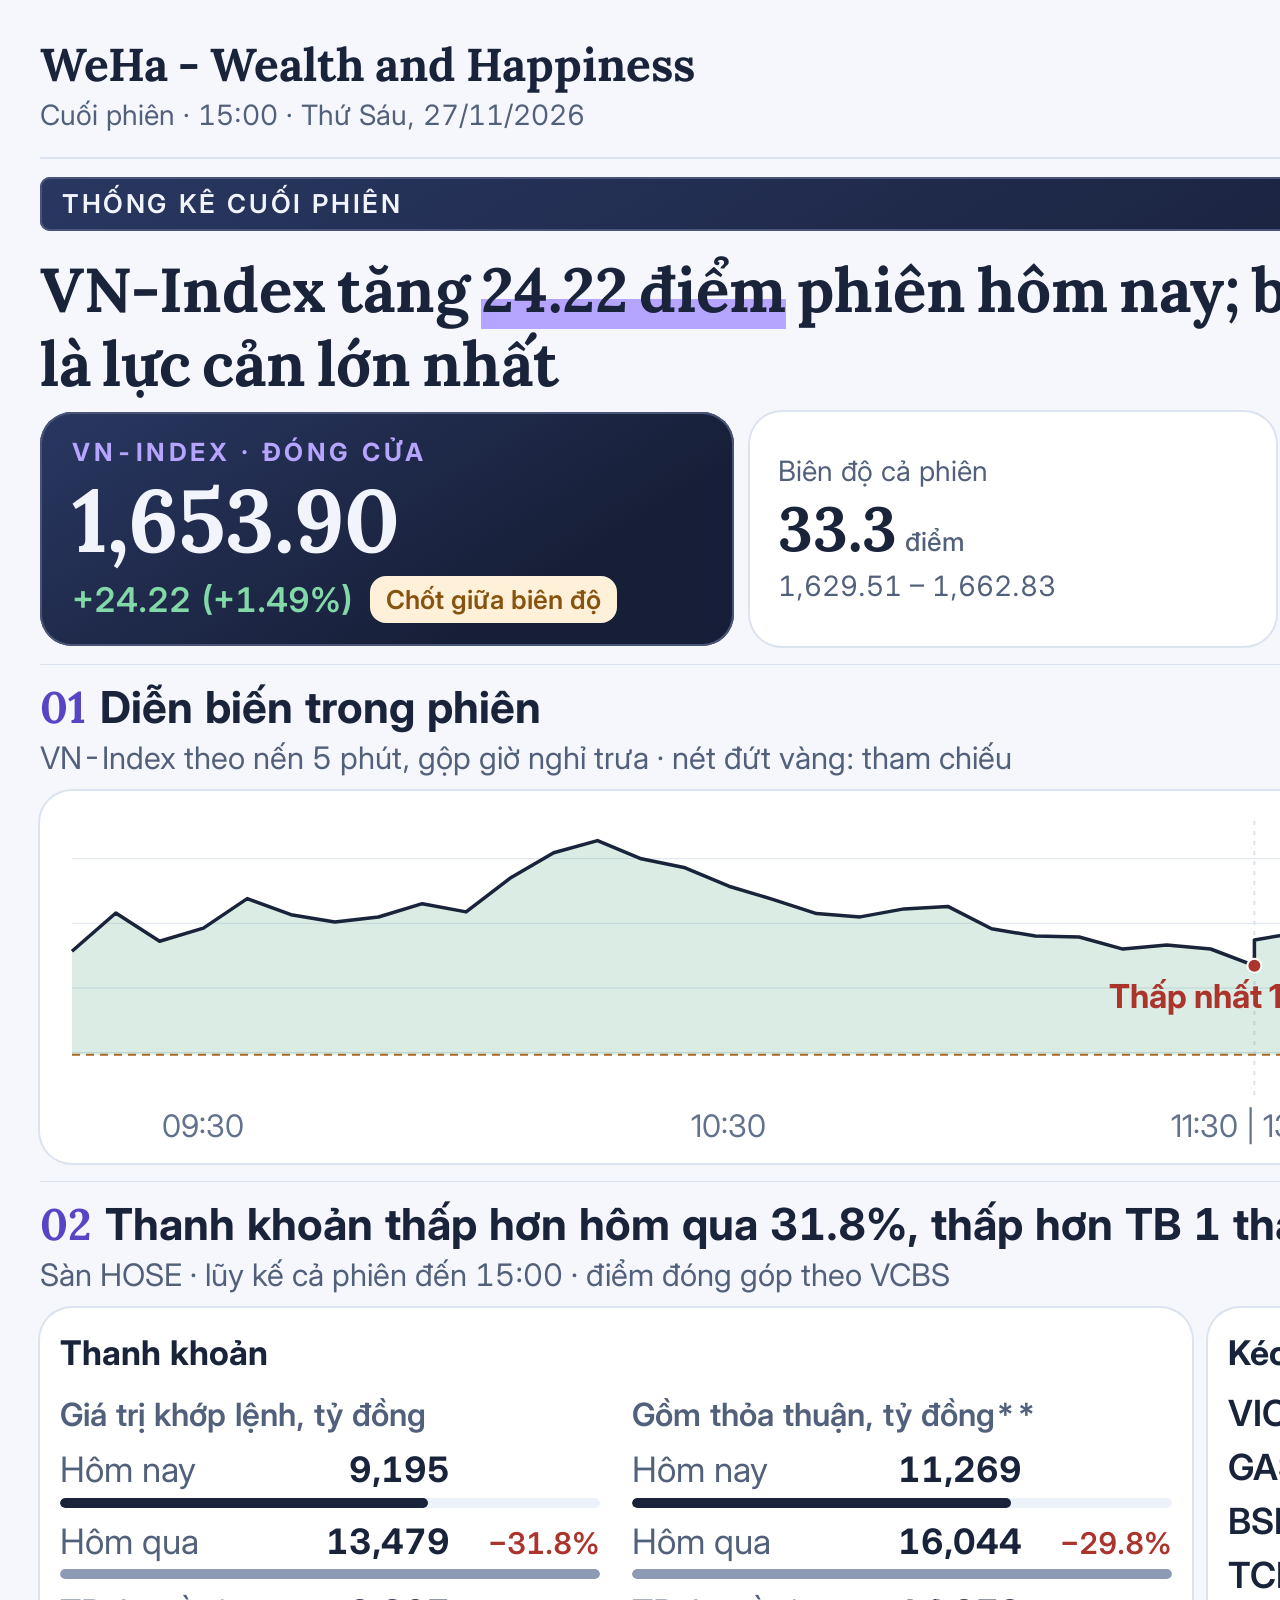
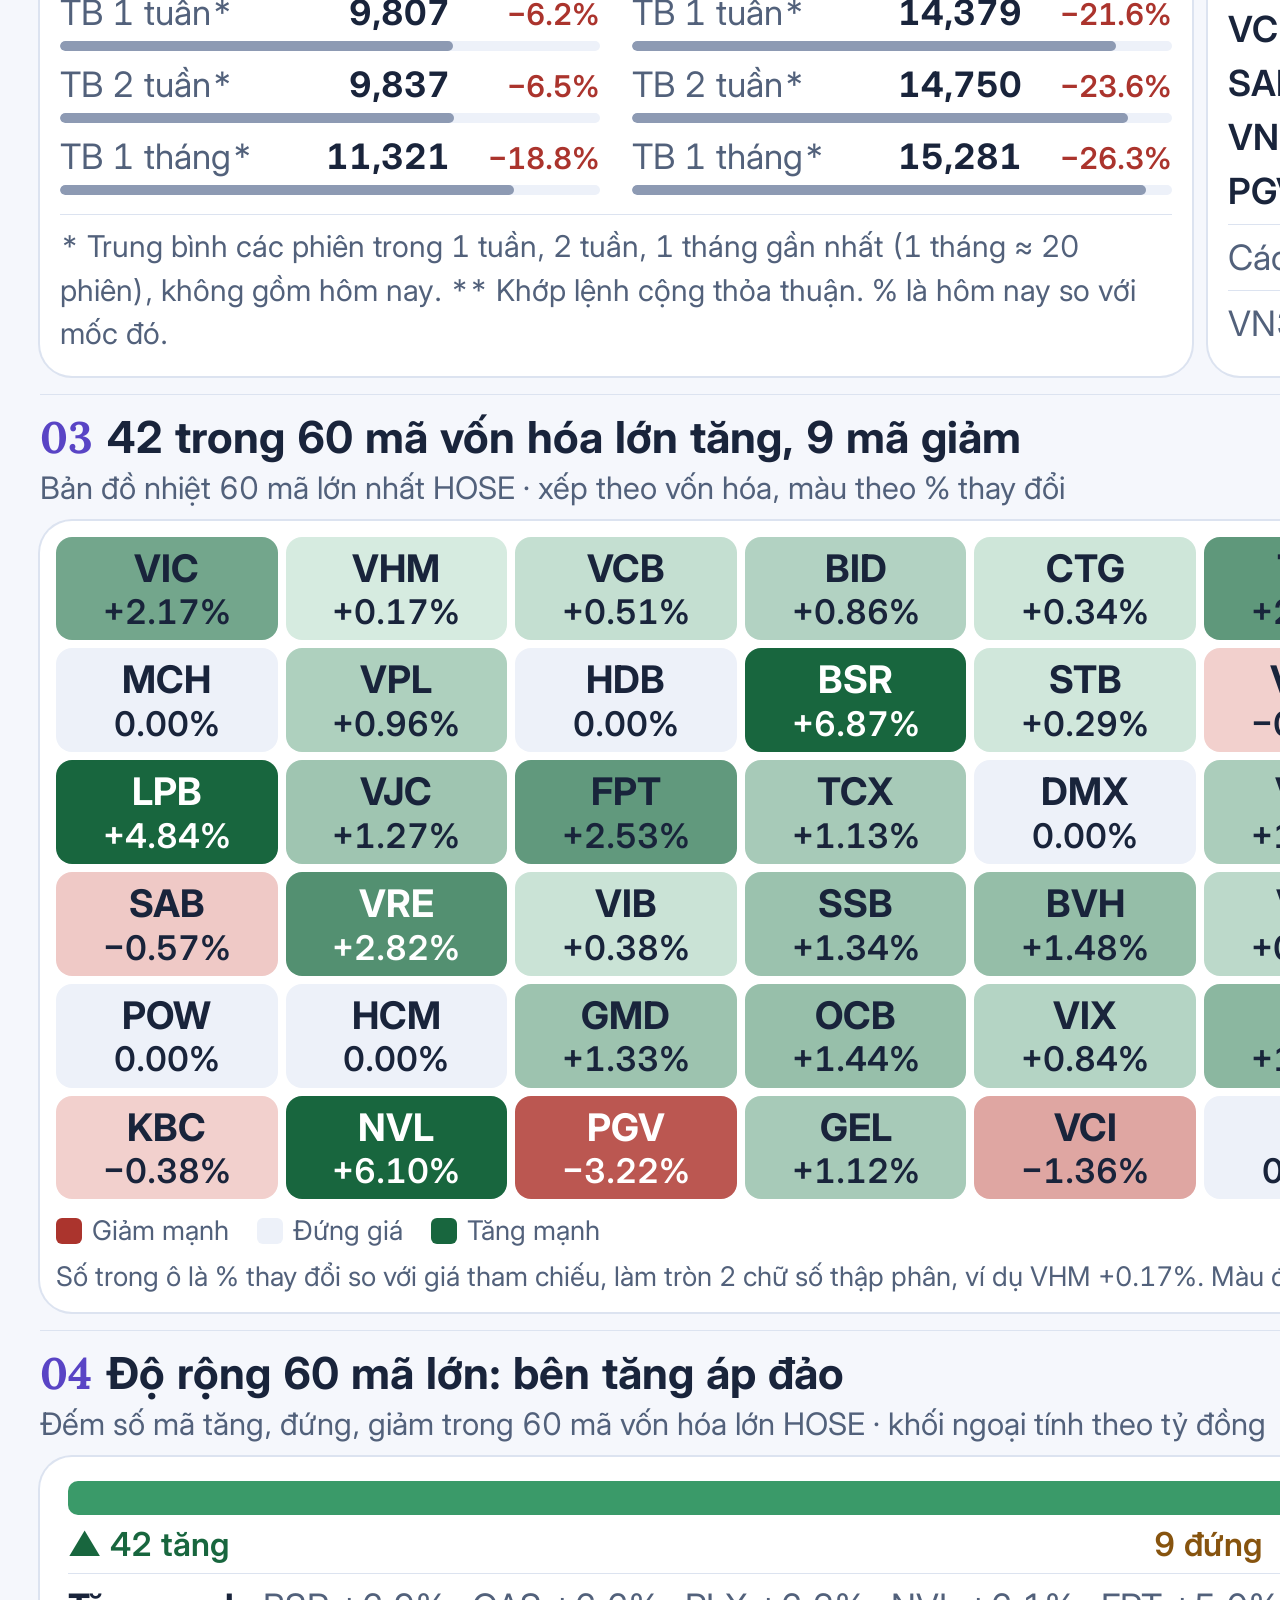
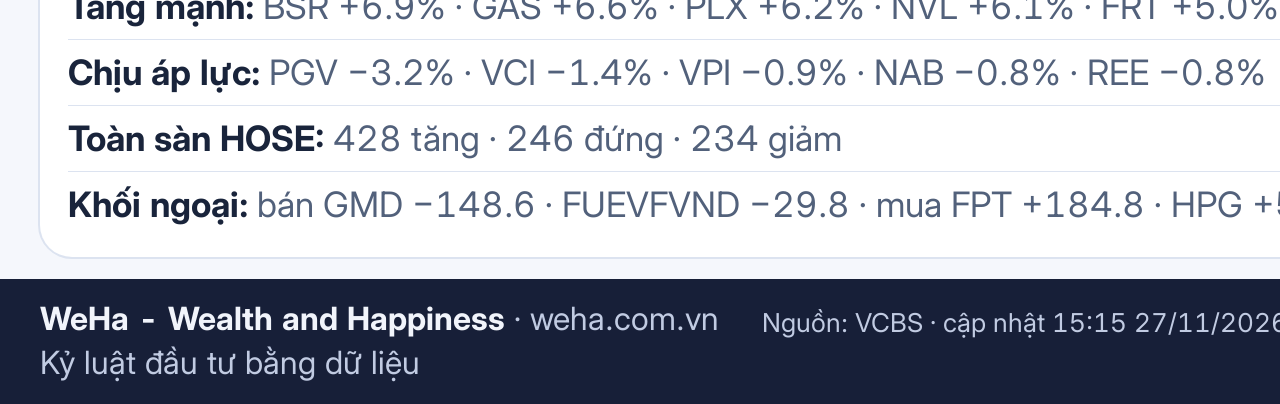
<file: thong-ke-cuoi-phien/2026-11-27/index.html>
<!doctype html><html lang="vi"><head><meta charset="utf-8"><title>Thống kê cuối phiên 27/11/2026</title><style>@font-face{font-family:Inter;src:url(../assets/fonts/Inter.ttf);font-weight:100 900}
@font-face{font-family:Lora;src:url(../assets/fonts/Lora.ttf);font-weight:400 700}
:root{--navy:#171F38;--navy-raised:#2A3655;--navy-track:#485578;--gold:#A56B20;--gold-strong:#87540F;--gold-light:#FFD089;--gold-fill:#FFF1D9;--accent:#5944C5;--accent-soft:#EDE9FF;--accent-on-dark:#B6A5FF;--accent-mark:#B6A5FF;--hero-gradient:linear-gradient(148deg,#293761,#171F38 72%);
--surface-page:#F5F7FC;--surface:#FFFFFF;--surface-soft:#EDF1F9;--text:#19243B;--text-2:#52617B;--text-muted:#62728D;--border:#DCE3F0;--on-dark:#F1F4FB;--on-dark-2:#C1CBE2;
--up:#18663E;--down:#AB342D;--up-bg:#DEF1E7;--down-bg:#FAE1DF;--neutral-bg:#FFF1D9;--up-strong:#18663E;--down-strong:#AB342D;--neutral-strong:#87540F;--up-on-dark:#82D8A7;--down-on-dark:#F8A39A;--up-bar:#3A9A69;--down-bar:#D65B59;
--zone-up-fill:rgba(58,154,105,.19);--zone-down-fill:rgba(214,91,89,.17);--ink:#19243B;--hero-bg:#171F38;--footer-bg:#171F38;--s4:#8D9AB3;--hm-flat:#DCE3F0;--hm-up-max:#18663E;--hm-down-max:#AB342D;
--font-sans:"Inter",sans-serif;--font-serif:"Lora",serif;--shadow-card:0 0 0 2px var(--border)}
*{box-sizing:border-box;margin:0}
body{font-family:var(--font-sans);font-size:26px;line-height:1.45;color:var(--text);background:var(--surface-page);-webkit-font-smoothing:antialiased;font-variant-numeric:tabular-nums}
.canvas{width:2400px;padding:40px 40px 0}
.top{display:flex;justify-content:space-between;align-items:center;padding-bottom:22px;border-bottom:4px solid var(--ink)}
.top img{height:76px}
.meta{display:flex;flex-direction:column;align-items:flex-end;font-size:24px;color:var(--text-2);line-height:1.3}
.meta b{color:var(--ink);font-size:28px}
.tag{font-size:22px;font-weight:700;letter-spacing:.1em;text-transform:uppercase;color:var(--accent)}
.h1{font-family:var(--font-serif);font-variant-numeric:normal;word-spacing:-.08em;font-size:62px;font-weight:700;line-height:1.2;color:var(--ink);margin:8px 0 14px}
.h1 mark{background:linear-gradient(transparent 62%,var(--accent-mark) 62%);color:inherit}
.band{background:var(--ink);color:var(--on-dark);border-radius:10px;padding:10px 22px;margin-top:24px;font-size:24px;font-weight:600;letter-spacing:.1em;text-transform:uppercase}
.kick{font-size:23px;font-weight:500;letter-spacing:.1em;text-transform:uppercase;color:var(--text-muted);margin-top:14px}
.lede{font-size:29px;line-height:1.45;color:var(--text-2);margin-bottom:24px}.lede b{color:var(--ink)}
.kpi{display:grid;grid-template-columns:1.32fr 1fr 1fr 1fr;gap:16px}
.card-hero{background:var(--hero-gradient);box-shadow:inset 0 0 0 2px var(--navy-track);color:var(--on-dark);border-radius:32px;padding:22px 32px}
.eyebrow{font-size:22px;font-weight:700;letter-spacing:.14em;text-transform:uppercase;color:var(--accent-on-dark)}
.display-score{font-family:var(--font-serif);font-size:88px;font-variant-numeric:lining-nums proportional-nums;font-weight:700;line-height:1.1;letter-spacing:-.01em;margin-top:2px}
.hrow{display:flex;align-items:center;gap:16px;flex-wrap:wrap;margin-top:6px}
.chg{font-weight:600;white-space:nowrap}.chg.up{color:var(--up)}.chg.down{color:var(--down)}.chg.flat{color:var(--text-2)}
.card-hero .chg.up{color:var(--up-on-dark)}.card-hero .chg.down{color:var(--down-on-dark)}
.chg.big{font-size:34px}
.badge{padding:6px 16px;border-radius:16px;font-size:23px;font-weight:600}
.b-up{background:var(--up-bg);color:var(--up-strong)}.b-down{background:var(--down-bg);color:var(--down-strong)}.b-mid{background:var(--neutral-bg);color:var(--neutral-strong)}
.how-to-read{margin-top:14px;padding-top:12px;border-top:1px solid var(--border);font-size:26px;line-height:1.45;color:var(--text-2)}
.card-hero .how-to-read{border-top-color:var(--navy-track);color:var(--on-dark-2)}.card-hero .how-to-read b{color:var(--on-dark)}
.how-to-read b{color:var(--ink)}
.stat-tile{background:var(--surface);border-radius:32px;box-shadow:var(--shadow-card);padding:22px 28px;display:flex;flex-direction:column;justify-content:center;gap:4px}
.stat-label,.stat-sub{font-size:23px;color:var(--text-2);line-height:1.3}
.stat-value{font-family:var(--font-serif);font-variant-numeric:lining-nums proportional-nums;font-size:62px;font-weight:700;line-height:1.15;color:var(--ink)}
.stat-value.down{color:var(--down)}.stat-value.up{color:var(--up)}
.unit{font-family:var(--font-sans);font-size:23px;font-weight:500;color:var(--text-2);margin-left:8px}
.sh{font-size:36px;font-weight:700;line-height:1.3;color:var(--ink);margin-top:28px;padding-top:22px;border-top:1px solid var(--border)}
.sh em{font-family:var(--font-serif);font-style:normal;font-variant-numeric:lining-nums;color:var(--accent);margin-right:14px}
.sub{font-size:25px;color:var(--text-2);margin:2px 0 12px}
.card{background:var(--surface);border-radius:32px;box-shadow:var(--shadow-card);padding:16px}
svg{display:block}
.ax{font:22px var(--font-sans);fill:var(--text-muted)}
.note{font:500 24px var(--font-sans);fill:var(--text-2)}
.lab{font:700 24px var(--font-sans)}
.liq{display:grid;grid-template-columns:1.06fr 1fr;gap:10px 32px;padding:20px 24px}.lrs{display:grid;grid-template-columns:1fr 1fr;gap:36px;align-content:center}
.lc{min-width:0}
.lg{display:flex;flex-wrap:wrap;gap:4px 20px;font-size:22px;color:var(--text-2)}
.lg span{display:inline-flex;align-items:center;gap:8px}
.lg i{width:26px;height:6px;border-radius:3px;display:inline-block}
.lg i.dash{background:repeating-linear-gradient(90deg,var(--s4) 0 8px,transparent 8px 13px)}
.cap{font-size:22px;color:var(--text-2);margin-top:4px}
.ct{font-size:26px;font-weight:700;color:var(--ink);margin-bottom:10px}
.cmp{display:grid;grid-template-columns:1fr auto 110px;column-gap:10px;align-items:baseline;font-size:26px;margin-bottom:10px}
.cl{color:var(--text-2)}.cv{font-weight:700;color:var(--ink)}.cc{text-align:right;font-size:22px}
.cb{grid-column:1/-1;height:10px;border-radius:5px;background:var(--surface-soft);margin-top:3px;overflow:hidden}
.cb i{display:block;height:100%;border-radius:5px}
.fn{font-size:24px;color:var(--text-2)}
.wide{grid-column:1/-1;margin-top:2px}
.heat{position:relative;overflow:hidden;border-radius:12px;background:var(--ink)}
.hg{position:absolute;outline:2px solid var(--ink);outline-offset:-1px;overflow:hidden}
.hl{position:absolute;left:0;top:0;right:0;height:34px;padding:0 10px;background:var(--ink);color:var(--on-dark);font-size:22px;line-height:34px;font-weight:600;white-space:nowrap;overflow:hidden}
.ht{position:absolute;display:flex;flex-direction:column;align-items:center;justify-content:center;font-weight:700;line-height:1.08;outline:1px solid var(--surface);outline-offset:-.5px;color:var(--text);overflow:hidden}
.ht small{font-weight:600}.ht.row{flex-direction:row;gap:8px}
.h3u{background:var(--hm-up-max);color:#fff}.h2u{background:color-mix(in srgb,var(--hm-up-max) 50%,var(--up-bg));color:var(--text)}.h1u{background:var(--up-bg)}
.h0{background:var(--neutral-bg)}
.h1d{background:var(--down-bg)}.h2d{background:color-mix(in srgb,var(--hm-down-max) 50%,var(--down-bg));color:var(--text)}.h3d{background:var(--hm-down-max);color:#fff}
.scale{display:flex;align-items:center;gap:6px;margin-top:12px;font-size:22px;color:var(--text-2)}
.scale i{width:56px;height:16px;border-radius:4px}
.two{display:grid;grid-template-columns:1fr 1fr;gap:16px}
.two .card{padding:20px}
.stack{display:flex;height:34px;border-radius:10px;overflow:hidden;margin-top:4px}
.sl{display:flex;justify-content:space-between;font-size:25px;margin:8px 0 6px}.nt{color:var(--neutral-strong);font-weight:600}
.ln{font-size:26px;line-height:1.4;color:var(--text-2);padding:10px 0;border-top:1px solid var(--border)}.ln b{color:var(--ink)}
.ln b.chg.up{color:var(--up)}.ln b.chg.down{color:var(--down)}
.rest{margin-top:6px}
.ctr{display:grid;grid-template-columns:84px 1fr 100px;align-items:center;font-size:27px;line-height:1.5}
.sy{font-weight:600;color:var(--ink)}.nv{text-align:right}
.tr{position:relative;height:20px;display:block}.tr i{position:absolute;top:0;bottom:0;border-radius:3px}
.foot{display:flex;justify-content:space-between;align-items:center;gap:24px;background:var(--footer-bg);color:var(--on-dark-2);font-size:22px;line-height:1.4;margin:28px -40px 0;padding:22px 40px}
.foot b{color:var(--on-dark)}.foot .r{max-width:860px;text-align:right}
.ct{font-size:28px}.stat-label,.stat-sub{font-size:25px}

.top{border-bottom:2px solid var(--border)}
.top img{height:84px}
.brand{display:flex;flex-direction:column;gap:4px}
.brand b{font-family:var(--font-serif);font-variant-numeric:normal;word-spacing:-.04em;font-size:46px;font-weight:700;line-height:1.1;color:var(--ink)}
.brand span{font-size:25px;color:var(--text-2)}
.band{background:var(--hero-bg)}
.card,.stat-tile{border-radius:32px}
.two .card{display:flex;flex-direction:column}
.ct2{font-size:25px;font-weight:600;color:var(--text-2);margin-bottom:8px}
.liq2 .lrs{grid-template-columns:1fr 1fr;gap:32px;margin-top:6px}
.liq2 .how-to-read{margin-top:auto}
.ctr{grid-template-columns:96px 1fr 110px;font-size:28px;line-height:1.6}
.wide-card{padding:24px 28px}
.wide-card .lns{display:block}
.hm{display:grid;grid-template-columns:repeat(10,1fr);gap:10px}
.hc{border-radius:16px;padding:14px 6px 12px;text-align:center;color:var(--text);line-height:1.15}
.hc b{display:block;font-size:38px;font-weight:700}
.hc span{display:block;font-size:30px;font-weight:600;margin-top:2px}
.hm-leg{display:flex;align-items:center;gap:28px;margin-top:16px;font-size:24px;color:var(--text-2)}
.hm-leg span{display:inline-flex;align-items:center;gap:10px}
.hm-leg i{width:26px;height:26px;border-radius:6px;display:inline-block}
.hm-leg em{font-style:normal;margin-left:auto}
.hm-note{font-size:24px;color:var(--text-2);margin-top:8px}

/* ===== WeHa bản sáng (19/11/2026): biến dùng trong build.py ===== */
:root{--lab-bg:#19243B;--lab-fg:#FFFFFF;--dot-ring:#FFFFFF;--hm-flat:#EDF1F9}
.band{background:var(--hero-gradient);box-shadow:inset 0 0 0 2px var(--navy-track)}

/* ===== Lần 2: nâng chữ nhỏ ~0,5–1 cỡ, bớt khoảng trống để giữ tỷ lệ ===== */
body{font-size:28px}
.brand span{font-size:28px}
.band{font-size:26px;margin-top:18px;padding:8px 22px}
.kick{font-size:25px;margin-top:10px}
.h1{margin:4px 0 10px}
.lede{font-size:31px;margin-bottom:18px}
.eyebrow{font-size:25px}
.badge{font-size:26px;padding:5px 16px}
.stat-label,.stat-sub{font-size:28px}
.unit{font-size:26px}
.sh{margin-top:18px;padding-top:14px}
.sub{font-size:28px;margin:0 0 10px}
.ax{font-size:26px}
.note{font-size:26px}
.lab{font-size:28px}
.how-to-read{font-size:29px;margin-top:10px;padding-top:10px}
.fn{font-size:27px}
.ct{font-size:30px;margin-bottom:8px}
.ct2{font-size:28px;margin-bottom:6px}
.cmp{font-size:30px;grid-template-columns:1fr auto 124px;margin-bottom:8px}
.cc{font-size:26px}
.ctr{grid-template-columns:110px 1fr 124px;font-size:31px;line-height:1.5}
.ln{font-size:30px;padding:8px 0}
.sl{font-size:28px;margin:6px 0 4px}
.wide-card{padding:20px 28px}
.hm{gap:8px}
.hc{padding:10px 4px 9px}
.hc span{font-size:34px}
.hm-leg{font-size:27px;margin-top:12px}
.hm-note{font-size:27px;margin-top:6px}
.foot{font-size:26px;margin-top:22px;padding:18px 40px}
.foot .r{max-width:1150px}

.band+.h1{margin-top:22px}
/* ===== Lần 3: biểu đồ 01, thanh khoản, kéo/đè, độ rộng to thêm ~15% ===== */
.ax{font-size:31px}
.note{font-size:30px}
.lab{font-size:33px}
.ct{font-size:34px}
.ct2{font-size:32px}
.cmp{font-size:35px;grid-template-columns:1fr auto 140px}
.cc{font-size:30px}
.fn{font-size:30px}
.ctr{grid-template-columns:130px 1fr 140px;font-size:36px}
.ln{font-size:35px}
.sl{font-size:33px}
/* ===== Lần 4: tiêu đề mục 01–04 và chân ảnh to hơn ===== */
.sh{font-size:44px}
.sub{font-size:31px}
.foot>div:first-child{font-size:32px;flex:none}
.foot .r{max-width:none;flex:1}
</style></head><body><main class="canvas">
<header class="top"><div class="brand"><b>WeHa - Wealth and Happiness</b><span>Cuối phiên · 15:00 · Thứ Sáu, 27/11/2026</span></div><img src="../assets/logo.png" alt="WeHa"></header>
<div class="band">Thống kê cuối phiên</div>
<h1 class="h1">VN-Index tăng <mark>24.22 điểm</mark> phiên hôm nay; bất động sản, ngân hàng dẫn dắt, PGV là lực cản lớn nhất</h1>
<section class="kpi">
<div class="card-hero"><div class="eyebrow">VN-Index · đóng cửa</div><div class="display-score">1,653.90</div>
<div class="hrow"><span class="chg up big">+24.22 (+1.49%)</span><span class="badge b-mid">Chốt giữa biên độ</span></div></div>
<div class="stat-tile"><div class="stat-label">Biên độ cả phiên</div><div class="stat-value">33.3<span class="unit">điểm</span></div><div class="stat-sub">1,629.51 – 1,662.83</div></div>
<div class="stat-tile"><div class="stat-label">Giá trị khớp lệnh</div><div class="stat-value">9,195<span class="unit">tỷ đồng</span></div><div class="stat-sub">Thỏa thuận thêm 2,074 tỷ đồng</div></div>
<div class="stat-tile"><div class="stat-label">Khối ngoại khớp lệnh</div><div class="stat-value up">+607<span class="unit">tỷ đồng</span></div><div class="stat-sub">Mua ròng mạnh FPT, HPG, BSR</div></div>
</section>
<h2 class="sh"><em>01</em>Diễn biến trong phiên</h2><p class="sub">VN-Index theo nến 5 phút, gộp giờ nghỉ trưa · nét đứt vàng: tham chiếu</p>
<div class="card"><svg viewBox="0 0 2288 340" width="100%" role="img" aria-label="VN-Index theo nến 5 phút">
<defs><clipPath id="ab"><rect x="0" y="0" width="2288" height="247.7"/></clipPath>
<clipPath id="be"><rect x="0" y="247.7" width="2288" height="340"/></clipPath></defs>
<line x1="16" x2="2118" y1="245.6" y2="245.6" stroke="var(--border)"/><text x="2134" y="254.6" class="ax">1,630</text><line x1="16" x2="2118" y1="181.0" y2="181.0" stroke="var(--border)"/><text x="2134" y="190.0" class="ax">1,640</text><line x1="16" x2="2118" y1="116.3" y2="116.3" stroke="var(--border)"/><line x1="16" x2="2118" y1="51.7" y2="51.7" stroke="var(--border)"/><text x="2134" y="60.7" class="ax">1,660</text><line x1="1198.4" x2="1198.4" y1="14" y2="294" stroke="var(--border)" stroke-width="2" stroke-dasharray="4 6"/>
<path d="M16.0,144.2 L59.8,106.0 L103.6,134.2 L147.4,121.1 L191.2,91.6 L235.0,107.7 L278.8,115.0 L322.5,110.0 L366.3,96.7 L410.1,104.9 L453.9,71.3 L497.7,45.7 L541.5,33.6 L585.3,51.8 L629.1,60.8 L672.9,79.2 L716.7,92.4 L760.5,106.6 L804.2,109.9 L848.0,101.9 L891.8,99.4 L935.6,121.7 L979.4,129.1 L1023.2,130.0 L1067.0,142.1 L1110.8,137.9 L1154.6,142.0 L1198.4,158.7 L1198.4,132.9 L1242.2,125.7 L1286.0,97.0 L1329.8,108.8 L1373.5,102.0 L1417.3,98.8 L1461.1,91.0 L1504.9,101.3 L1548.7,117.7 L1592.5,124.3 L1636.3,124.5 L1680.1,131.5 L1723.9,136.1 L1767.7,122.7 L1811.5,116.3 L1855.2,101.6 L1899.0,80.6 L1942.8,54.6 L1986.6,126.0 L2030.4,140.9 L2074.2,134.4 L2118.0,91.1 L2118.0,247.7 L16.0,247.7 Z" fill="var(--zone-up-fill)" clip-path="url(#ab)"/>
<path d="M16.0,144.2 L59.8,106.0 L103.6,134.2 L147.4,121.1 L191.2,91.6 L235.0,107.7 L278.8,115.0 L322.5,110.0 L366.3,96.7 L410.1,104.9 L453.9,71.3 L497.7,45.7 L541.5,33.6 L585.3,51.8 L629.1,60.8 L672.9,79.2 L716.7,92.4 L760.5,106.6 L804.2,109.9 L848.0,101.9 L891.8,99.4 L935.6,121.7 L979.4,129.1 L1023.2,130.0 L1067.0,142.1 L1110.8,137.9 L1154.6,142.0 L1198.4,158.7 L1198.4,132.9 L1242.2,125.7 L1286.0,97.0 L1329.8,108.8 L1373.5,102.0 L1417.3,98.8 L1461.1,91.0 L1504.9,101.3 L1548.7,117.7 L1592.5,124.3 L1636.3,124.5 L1680.1,131.5 L1723.9,136.1 L1767.7,122.7 L1811.5,116.3 L1855.2,101.6 L1899.0,80.6 L1942.8,54.6 L1986.6,126.0 L2030.4,140.9 L2074.2,134.4 L2118.0,91.1 L2118.0,247.7 L16.0,247.7 Z" fill="var(--zone-down-fill)" clip-path="url(#be)"/>
<line x1="16" x2="2118" y1="247.7" y2="247.7" stroke="var(--gold)" stroke-width="2" stroke-dasharray="8 6"/>
<line x1="2118.0" x2="2126" y1="91.1" y2="91.1" stroke="var(--ink)" stroke-width="1.5" stroke-dasharray="3 6"/>
<path d="M16.0,144.2 L59.8,106.0 L103.6,134.2 L147.4,121.1 L191.2,91.6 L235.0,107.7 L278.8,115.0 L322.5,110.0 L366.3,96.7 L410.1,104.9 L453.9,71.3 L497.7,45.7 L541.5,33.6 L585.3,51.8 L629.1,60.8 L672.9,79.2 L716.7,92.4 L760.5,106.6 L804.2,109.9 L848.0,101.9 L891.8,99.4 L935.6,121.7 L979.4,129.1 L1023.2,130.0 L1067.0,142.1 L1110.8,137.9 L1154.6,142.0 L1198.4,158.7 L1198.4,132.9 L1242.2,125.7 L1286.0,97.0 L1329.8,108.8 L1373.5,102.0 L1417.3,98.8 L1461.1,91.0 L1504.9,101.3 L1548.7,117.7 L1592.5,124.3 L1636.3,124.5 L1680.1,131.5 L1723.9,136.1 L1767.7,122.7 L1811.5,116.3 L1855.2,101.6 L1899.0,80.6 L1942.8,54.6 L1986.6,126.0 L2030.4,140.9 L2074.2,134.4 L2118.0,91.1" fill="none" stroke="var(--ink)" stroke-width="3.5" stroke-linejoin="round"/>
<circle cx="1198.4" cy="158.7" r="7" fill="var(--down)" stroke="var(--dot-ring)" stroke-width="2"/>
<text x="1198.4" y="200.7" text-anchor="middle" class="lab" fill="var(--down)">Thấp nhất 1,643.45</text>
<circle cx="2118.0" cy="91.1" r="8" fill="var(--ink)" stroke="var(--dot-ring)" stroke-width="2"/>
<rect x="2126" y="65.1" width="162" height="52" rx="8" fill="var(--lab-bg)"/>
<text x="2207.0" y="101.1" text-anchor="middle" class="lab" fill="var(--lab-fg)">1,653.90</text>
<text x="2104.0" y="235.7" text-anchor="end" class="lab" fill="var(--gold-strong)">Tham chiếu 1,629.68</text>
<text x="147.4" y="330" text-anchor="middle" class="ax">09:30</text><text x="672.9" y="330" text-anchor="middle" class="ax">10:30</text><text x="1198.4" y="330" text-anchor="middle" class="ax">11:30 | 13:00</text><text x="1723.9" y="330" text-anchor="middle" class="ax">14:00</text><text x="2118.0" y="330" text-anchor="middle" class="ax">14:45</text></svg></div>
<h2 class="sh"><em>02</em>Thanh khoản thấp hơn hôm qua 31.8%, thấp hơn TB 1 tháng 18.8%</h2><p class="sub">Sàn HOSE · lũy kế cả phiên đến 15:00 · điểm đóng góp theo VCBS</p>
<section class="two"><div class="card liq2"><div class="ct">Thanh khoản</div><div class="lrs"><div class="lr"><div class="ct2">Giá trị khớp lệnh, tỷ đồng</div><div class="cmp"><span class="cl">Hôm nay</span><span class="cv">9,195</span><span class="cc"></span><span class="cb"><i style="width:68.2%;background:var(--ink)"></i></span></div><div class="cmp"><span class="cl">Hôm qua</span><span class="cv">13,479</span><span class="cc"><span class="chg down">−31.8%</span></span><span class="cb"><i style="width:100.0%;background:var(--s4)"></i></span></div><div class="cmp"><span class="cl">TB 1 tuần*</span><span class="cv">9,807</span><span class="cc"><span class="chg down">−6.2%</span></span><span class="cb"><i style="width:72.8%;background:var(--s4)"></i></span></div><div class="cmp"><span class="cl">TB 2 tuần*</span><span class="cv">9,837</span><span class="cc"><span class="chg down">−6.5%</span></span><span class="cb"><i style="width:73.0%;background:var(--s4)"></i></span></div><div class="cmp"><span class="cl">TB 1 tháng*</span><span class="cv">11,321</span><span class="cc"><span class="chg down">−18.8%</span></span><span class="cb"><i style="width:84.0%;background:var(--s4)"></i></span></div></div><div class="lr"><div class="ct2">Gồm thỏa thuận, tỷ đồng**</div><div class="cmp"><span class="cl">Hôm nay</span><span class="cv">11,269</span><span class="cc"></span><span class="cb"><i style="width:70.2%;background:var(--ink)"></i></span></div><div class="cmp"><span class="cl">Hôm qua</span><span class="cv">16,044</span><span class="cc"><span class="chg down">−29.8%</span></span><span class="cb"><i style="width:100.0%;background:var(--s4)"></i></span></div><div class="cmp"><span class="cl">TB 1 tuần*</span><span class="cv">14,379</span><span class="cc"><span class="chg down">−21.6%</span></span><span class="cb"><i style="width:89.6%;background:var(--s4)"></i></span></div><div class="cmp"><span class="cl">TB 2 tuần*</span><span class="cv">14,750</span><span class="cc"><span class="chg down">−23.6%</span></span><span class="cb"><i style="width:91.9%;background:var(--s4)"></i></span></div><div class="cmp"><span class="cl">TB 1 tháng*</span><span class="cv">15,281</span><span class="cc"><span class="chg down">−26.3%</span></span><span class="cb"><i style="width:95.2%;background:var(--s4)"></i></span></div></div></div>
<div class="how-to-read"><span class="fn">* Trung bình các phiên trong 1 tuần, 2 tuần, 1 tháng gần nhất (1 tháng ≈ 20 phiên), không gồm hôm nay. ** Khớp lệnh cộng thỏa thuận. % là hôm nay so với mốc đó.</span></div></div>
<div class="card"><div class="ct">Kéo / đè chỉ số, điểm: VIC nâng nhiều nhất, PGV đè mạnh nhất</div><div class="ctr"><span class="sy">VIC</span><span class="tr"><i style="left:50%;width:46.0%;background:var(--up-bar)"></i></span><span class="chg up nv">+8.00</span></div><div class="ctr"><span class="sy">GAS</span><span class="tr"><i style="left:50%;width:12.9%;background:var(--up-bar)"></i></span><span class="chg up nv">+2.24</span></div><div class="ctr"><span class="sy">BSR</span><span class="tr"><i style="left:50%;width:9.2%;background:var(--up-bar)"></i></span><span class="chg up nv">+1.60</span></div><div class="ctr"><span class="sy">TCB</span><span class="tr"><i style="left:50%;width:6.3%;background:var(--up-bar)"></i></span><span class="chg up nv">+1.09</span></div><div class="ctr"><span class="sy">VCI</span><span class="tr"><i style="right:50%;width:0.3%;background:var(--down-bar)"></i></span><span class="chg down nv">−0.06</span></div><div class="ctr"><span class="sy">SAB</span><span class="tr"><i style="right:50%;width:0.4%;background:var(--down-bar)"></i></span><span class="chg down nv">−0.07</span></div><div class="ctr"><span class="sy">VNM</span><span class="tr"><i style="right:50%;width:0.5%;background:var(--down-bar)"></i></span><span class="chg down nv">−0.09</span></div><div class="ctr"><span class="sy">PGV</span><span class="tr"><i style="right:50%;width:0.9%;background:var(--down-bar)"></i></span><span class="chg down nv">−0.16</span></div>
<p class="ln rest">Các mã còn lại cộng dồn: <b>+11.66 điểm</b></p>
<p class="ln">VN30F 12/2026: <b class="chg up">1,757.1 (+1.36%)</b> · basis +3.6</p></div></section>
<h2 class="sh"><em>03</em>42 trong 60 mã vốn hóa lớn tăng, 9 mã giảm</h2><p class="sub">Bản đồ nhiệt 60 mã lớn nhất HOSE · xếp theo vốn hóa, màu theo % thay đổi</p>
<div class="card"><div class="hm"><div class="hc" style="background:color-mix(in srgb,var(--hm-up-max) 54%,var(--up-bg));color:var(--text)"><b>VIC</b><span>+2.17%</span></div><div class="hc" style="background:color-mix(in srgb,var(--hm-up-max) 4%,var(--up-bg));color:var(--text)"><b>VHM</b><span>+0.17%</span></div><div class="hc" style="background:color-mix(in srgb,var(--hm-up-max) 13%,var(--up-bg));color:var(--text)"><b>VCB</b><span>+0.51%</span></div><div class="hc" style="background:color-mix(in srgb,var(--hm-up-max) 22%,var(--up-bg));color:var(--text)"><b>BID</b><span>+0.86%</span></div><div class="hc" style="background:color-mix(in srgb,var(--hm-up-max) 8%,var(--up-bg));color:var(--text)"><b>CTG</b><span>+0.34%</span></div><div class="hc" style="background:color-mix(in srgb,var(--hm-up-max) 64%,var(--up-bg));color:var(--text)"><b>TCB</b><span>+2.54%</span></div><div class="hc" style="background:color-mix(in srgb,var(--hm-up-max) 44%,var(--up-bg));color:var(--text)"><b>VPB</b><span>+1.78%</span></div><div class="hc" style="background:color-mix(in srgb,var(--hm-up-max) 70%,var(--up-bg));color:#fff"><b>MBB</b><span>+2.82%</span></div><div class="hc" style="background:color-mix(in srgb,var(--hm-up-max) 100%,var(--up-bg));color:#fff"><b>GAS</b><span>+6.62%</span></div><div class="hc" style="background:color-mix(in srgb,var(--hm-up-max) 38%,var(--up-bg));color:var(--text)"><b>HPG</b><span>+1.53%</span></div><div class="hc" style="background:var(--hm-flat)"><b>MCH</b><span>0.00%</span></div><div class="hc" style="background:color-mix(in srgb,var(--hm-up-max) 24%,var(--up-bg));color:var(--text)"><b>VPL</b><span>+0.96%</span></div><div class="hc" style="background:var(--hm-flat)"><b>HDB</b><span>0.00%</span></div><div class="hc" style="background:color-mix(in srgb,var(--hm-up-max) 100%,var(--up-bg));color:#fff"><b>BSR</b><span>+6.87%</span></div><div class="hc" style="background:color-mix(in srgb,var(--hm-up-max) 7%,var(--up-bg));color:var(--text)"><b>STB</b><span>+0.29%</span></div><div class="hc" style="background:color-mix(in srgb,var(--hm-down-max) 10%,var(--down-bg));color:var(--text)"><b>VNM</b><span>−0.38%</span></div><div class="hc" style="background:color-mix(in srgb,var(--hm-up-max) 100%,var(--up-bg));color:#fff"><b>GVR</b><span>+4.53%</span></div><div class="hc" style="background:color-mix(in srgb,var(--hm-up-max) 6%,var(--up-bg));color:var(--text)"><b>ACB</b><span>+0.26%</span></div><div class="hc" style="background:color-mix(in srgb,var(--hm-up-max) 33%,var(--up-bg));color:var(--text)"><b>MSN</b><span>+1.32%</span></div><div class="hc" style="background:color-mix(in srgb,var(--hm-up-max) 67%,var(--up-bg));color:var(--text)"><b>MWG</b><span>+2.69%</span></div><div class="hc" style="background:color-mix(in srgb,var(--hm-up-max) 100%,var(--up-bg));color:#fff"><b>LPB</b><span>+4.84%</span></div><div class="hc" style="background:color-mix(in srgb,var(--hm-up-max) 32%,var(--up-bg));color:var(--text)"><b>VJC</b><span>+1.27%</span></div><div class="hc" style="background:color-mix(in srgb,var(--hm-up-max) 63%,var(--up-bg));color:var(--text)"><b>FPT</b><span>+2.53%</span></div><div class="hc" style="background:color-mix(in srgb,var(--hm-up-max) 28%,var(--up-bg));color:var(--text)"><b>TCX</b><span>+1.13%</span></div><div class="hc" style="background:var(--hm-flat)"><b>DMX</b><span>0.00%</span></div><div class="hc" style="background:color-mix(in srgb,var(--hm-up-max) 26%,var(--up-bg));color:var(--text)"><b>VCK</b><span>+1.02%</span></div><div class="hc" style="background:var(--hm-flat)"><b>HVN</b><span>0.00%</span></div><div class="hc" style="background:color-mix(in srgb,var(--hm-down-max) 8%,var(--down-bg));color:var(--text)"><b>MSB</b><span>−0.30%</span></div><div class="hc" style="background:var(--hm-flat)"><b>SSI</b><span>0.00%</span></div><div class="hc" style="background:color-mix(in srgb,var(--hm-up-max) 25%,var(--up-bg));color:var(--text)"><b>SHB</b><span>+0.99%</span></div><div class="hc" style="background:color-mix(in srgb,var(--hm-down-max) 14%,var(--down-bg));color:var(--text)"><b>SAB</b><span>−0.57%</span></div><div class="hc" style="background:color-mix(in srgb,var(--hm-up-max) 70%,var(--up-bg));color:#fff"><b>VRE</b><span>+2.82%</span></div><div class="hc" style="background:color-mix(in srgb,var(--hm-up-max) 10%,var(--up-bg));color:var(--text)"><b>VIB</b><span>+0.38%</span></div><div class="hc" style="background:color-mix(in srgb,var(--hm-up-max) 34%,var(--up-bg));color:var(--text)"><b>SSB</b><span>+1.34%</span></div><div class="hc" style="background:color-mix(in srgb,var(--hm-up-max) 37%,var(--up-bg));color:var(--text)"><b>BVH</b><span>+1.48%</span></div><div class="hc" style="background:color-mix(in srgb,var(--hm-up-max) 17%,var(--up-bg));color:var(--text)"><b>VPX</b><span>+0.68%</span></div><div class="hc" style="background:color-mix(in srgb,var(--hm-up-max) 100%,var(--up-bg));color:#fff"><b>PLX</b><span>+6.16%</span></div><div class="hc" style="background:color-mix(in srgb,var(--hm-up-max) 65%,var(--up-bg));color:var(--text)"><b>GEE</b><span>+2.61%</span></div><div class="hc" style="background:color-mix(in srgb,var(--hm-up-max) 21%,var(--up-bg));color:var(--text)"><b>TPB</b><span>+0.83%</span></div><div class="hc" style="background:color-mix(in srgb,var(--hm-up-max) 22%,var(--up-bg));color:var(--text)"><b>BCM</b><span>+0.89%</span></div><div class="hc" style="background:var(--hm-flat)"><b>POW</b><span>0.00%</span></div><div class="hc" style="background:var(--hm-flat)"><b>HCM</b><span>0.00%</span></div><div class="hc" style="background:color-mix(in srgb,var(--hm-up-max) 33%,var(--up-bg));color:var(--text)"><b>GMD</b><span>+1.33%</span></div><div class="hc" style="background:color-mix(in srgb,var(--hm-up-max) 36%,var(--up-bg));color:var(--text)"><b>OCB</b><span>+1.44%</span></div><div class="hc" style="background:color-mix(in srgb,var(--hm-up-max) 21%,var(--up-bg));color:var(--text)"><b>VIX</b><span>+0.84%</span></div><div class="hc" style="background:color-mix(in srgb,var(--hm-up-max) 42%,var(--up-bg));color:var(--text)"><b>EIB</b><span>+1.69%</span></div><div class="hc" style="background:color-mix(in srgb,var(--hm-up-max) 27%,var(--up-bg));color:var(--text)"><b>GEX</b><span>+1.08%</span></div><div class="hc" style="background:color-mix(in srgb,var(--hm-down-max) 19%,var(--down-bg));color:var(--text)"><b>REE</b><span>−0.77%</span></div><div class="hc" style="background:color-mix(in srgb,var(--hm-down-max) 20%,var(--down-bg));color:var(--text)"><b>NAB</b><span>−0.79%</span></div><div class="hc" style="background:color-mix(in srgb,var(--hm-up-max) 100%,var(--up-bg));color:#fff"><b>FRT</b><span>+5.04%</span></div><div class="hc" style="background:color-mix(in srgb,var(--hm-down-max) 10%,var(--down-bg));color:var(--text)"><b>KBC</b><span>−0.38%</span></div><div class="hc" style="background:color-mix(in srgb,var(--hm-up-max) 100%,var(--up-bg));color:#fff"><b>NVL</b><span>+6.10%</span></div><div class="hc" style="background:color-mix(in srgb,var(--hm-down-max) 80%,var(--down-bg));color:#fff"><b>PGV</b><span>−3.22%</span></div><div class="hc" style="background:color-mix(in srgb,var(--hm-up-max) 28%,var(--up-bg));color:var(--text)"><b>GEL</b><span>+1.12%</span></div><div class="hc" style="background:color-mix(in srgb,var(--hm-down-max) 34%,var(--down-bg));color:var(--text)"><b>VCI</b><span>−1.36%</span></div><div class="hc" style="background:var(--hm-flat)"><b>LPS</b><span>0.00%</span></div><div class="hc" style="background:color-mix(in srgb,var(--hm-down-max) 22%,var(--down-bg));color:var(--text)"><b>VPI</b><span>−0.88%</span></div><div class="hc" style="background:color-mix(in srgb,var(--hm-up-max) 56%,var(--up-bg));color:var(--text)"><b>VND</b><span>+2.25%</span></div><div class="hc" style="background:var(--hm-flat)"><b>SBT</b><span>0.00%</span></div><div class="hc" style="background:color-mix(in srgb,var(--hm-up-max) 20%,var(--up-bg));color:var(--text)"><b>VGC</b><span>+0.82%</span></div></div><div class="hm-leg"><span><i style="background:var(--hm-down-max)"></i>Giảm mạnh</span><span><i style="background:var(--hm-flat)"></i>Đứng giá</span><span><i style="background:var(--hm-up-max)"></i>Tăng mạnh</span><em>60 mã vốn hóa lớn HOSE</em></div><p class="hm-note">Số trong ô là % thay đổi so với giá tham chiếu, làm tròn 2 chữ số thập phân, ví dụ VHM +0.17%. Màu đậm dần theo mức tăng/giảm, đậm nhất từ ±4%.</p></div>
<h2 class="sh"><em>04</em>Độ rộng 60 mã lớn: bên tăng áp đảo</h2><p class="sub">Đếm số mã tăng, đứng, giảm trong 60 mã vốn hóa lớn HOSE · khối ngoại tính theo tỷ đồng</p>
<div class="card wide-card"><div class="stack"><i style="flex:42;background:var(--up-bar)"></i><i style="flex:9;background:var(--gold)"></i><i style="flex:9;background:var(--down-bar)"></i></div>
<div class="sl"><span class="chg up">▲ 42 tăng</span><span class="nt">9 đứng</span><span class="chg down">9 giảm ▼</span></div>
<div class="lns"><p class="ln"><b>Tăng mạnh:</b> BSR +6.9% · GAS +6.6% · PLX +6.2% · NVL +6.1% · FRT +5.0%</p><p class="ln"><b>Chịu áp lực:</b> PGV −3.2% · VCI −1.4% · VPI −0.9% · NAB −0.8% · REE −0.8%</p>
<p class="ln"><b>Toàn sàn HOSE:</b> 428 tăng · 246 đứng · 234 giảm</p><p class="ln"><b>Khối ngoại:</b> bán GMD −148.6 · FUEVFVND −29.8 · mua FPT +184.8 · HPG +57.6 · BSR +55.5 (tỷ đồng)</p></div></div>
<footer class="foot"><div><b>WeHa - Wealth and Happiness</b> · weha.com.vn<br>Kỷ luật đầu tư bằng dữ liệu</div>
<div class="r">Nguồn: VCBS · cập nhật 15:15 27/11/2026. Khối ngoại và thỏa thuận có thể được nguồn cập nhật thêm sau giờ giao dịch. Chỉ để tham khảo, không phải khuyến nghị đầu tư.</div></footer>
</main></body></html>
</file>
